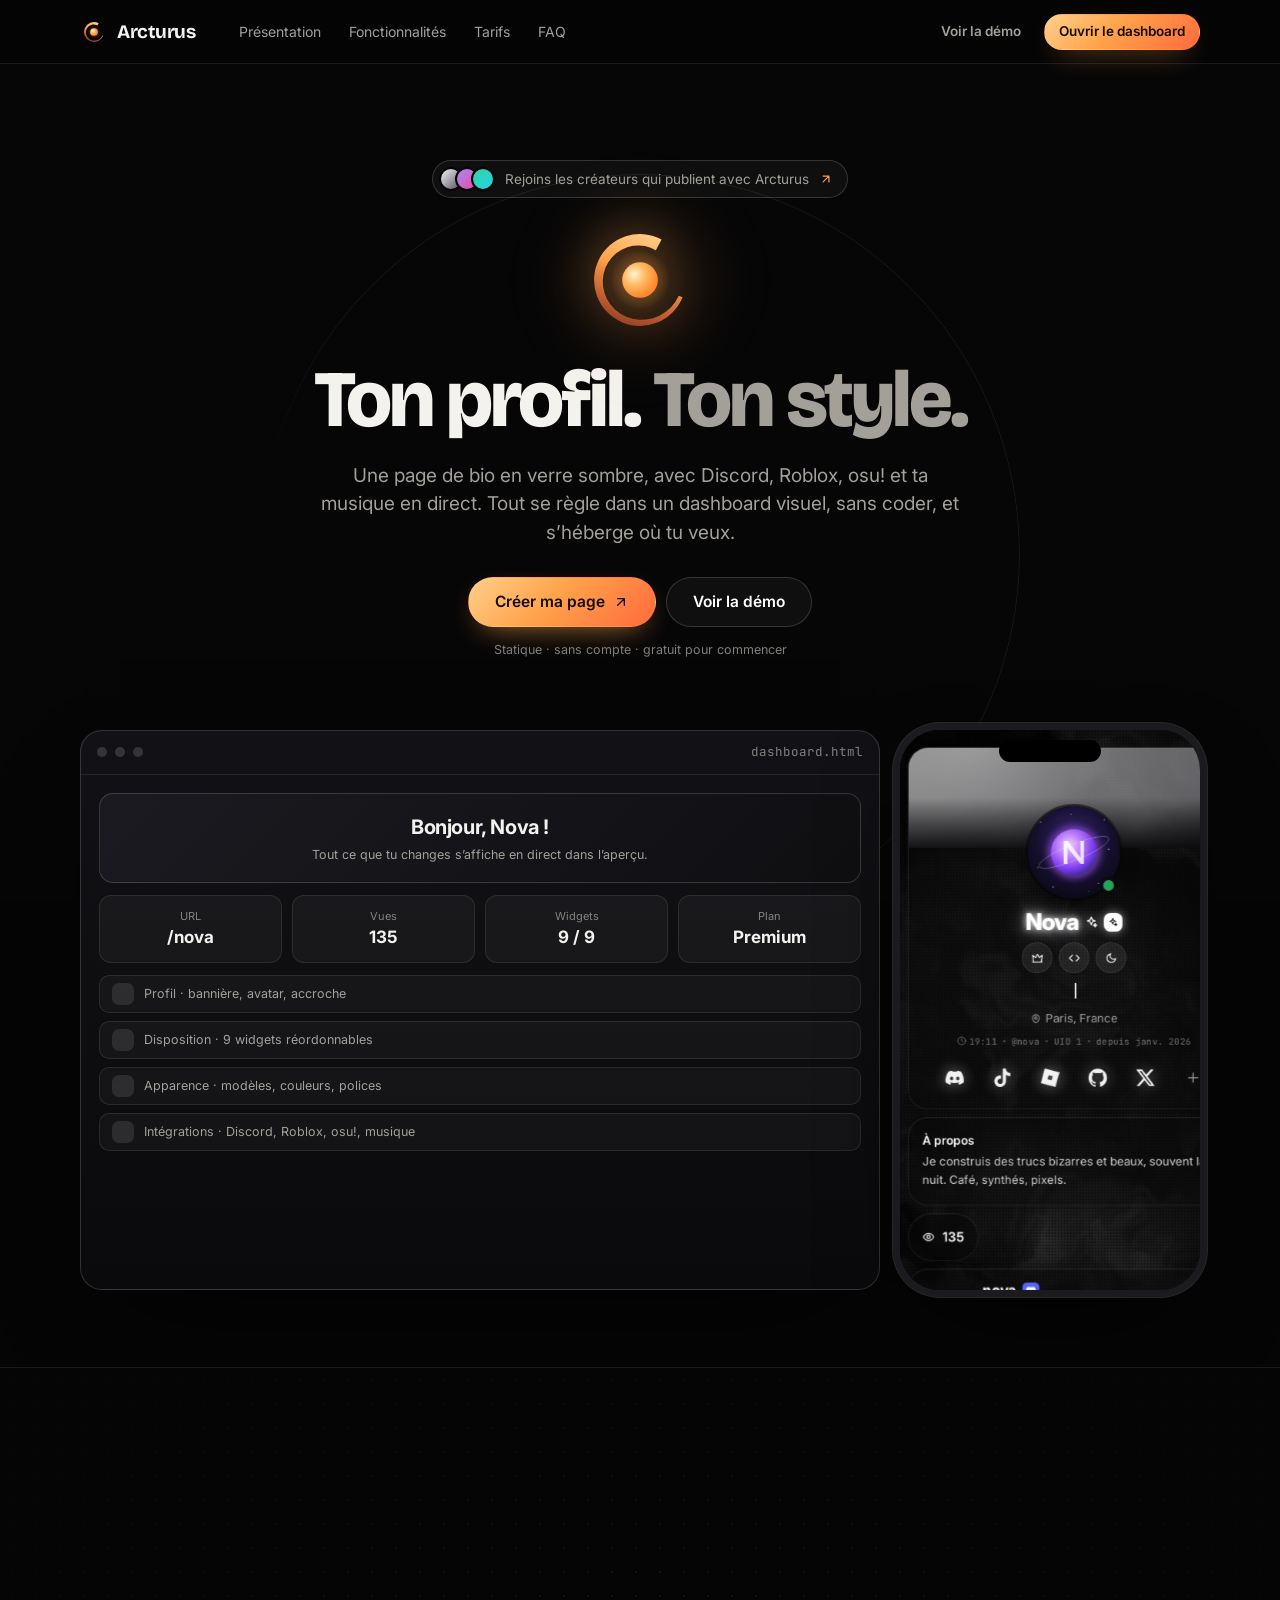
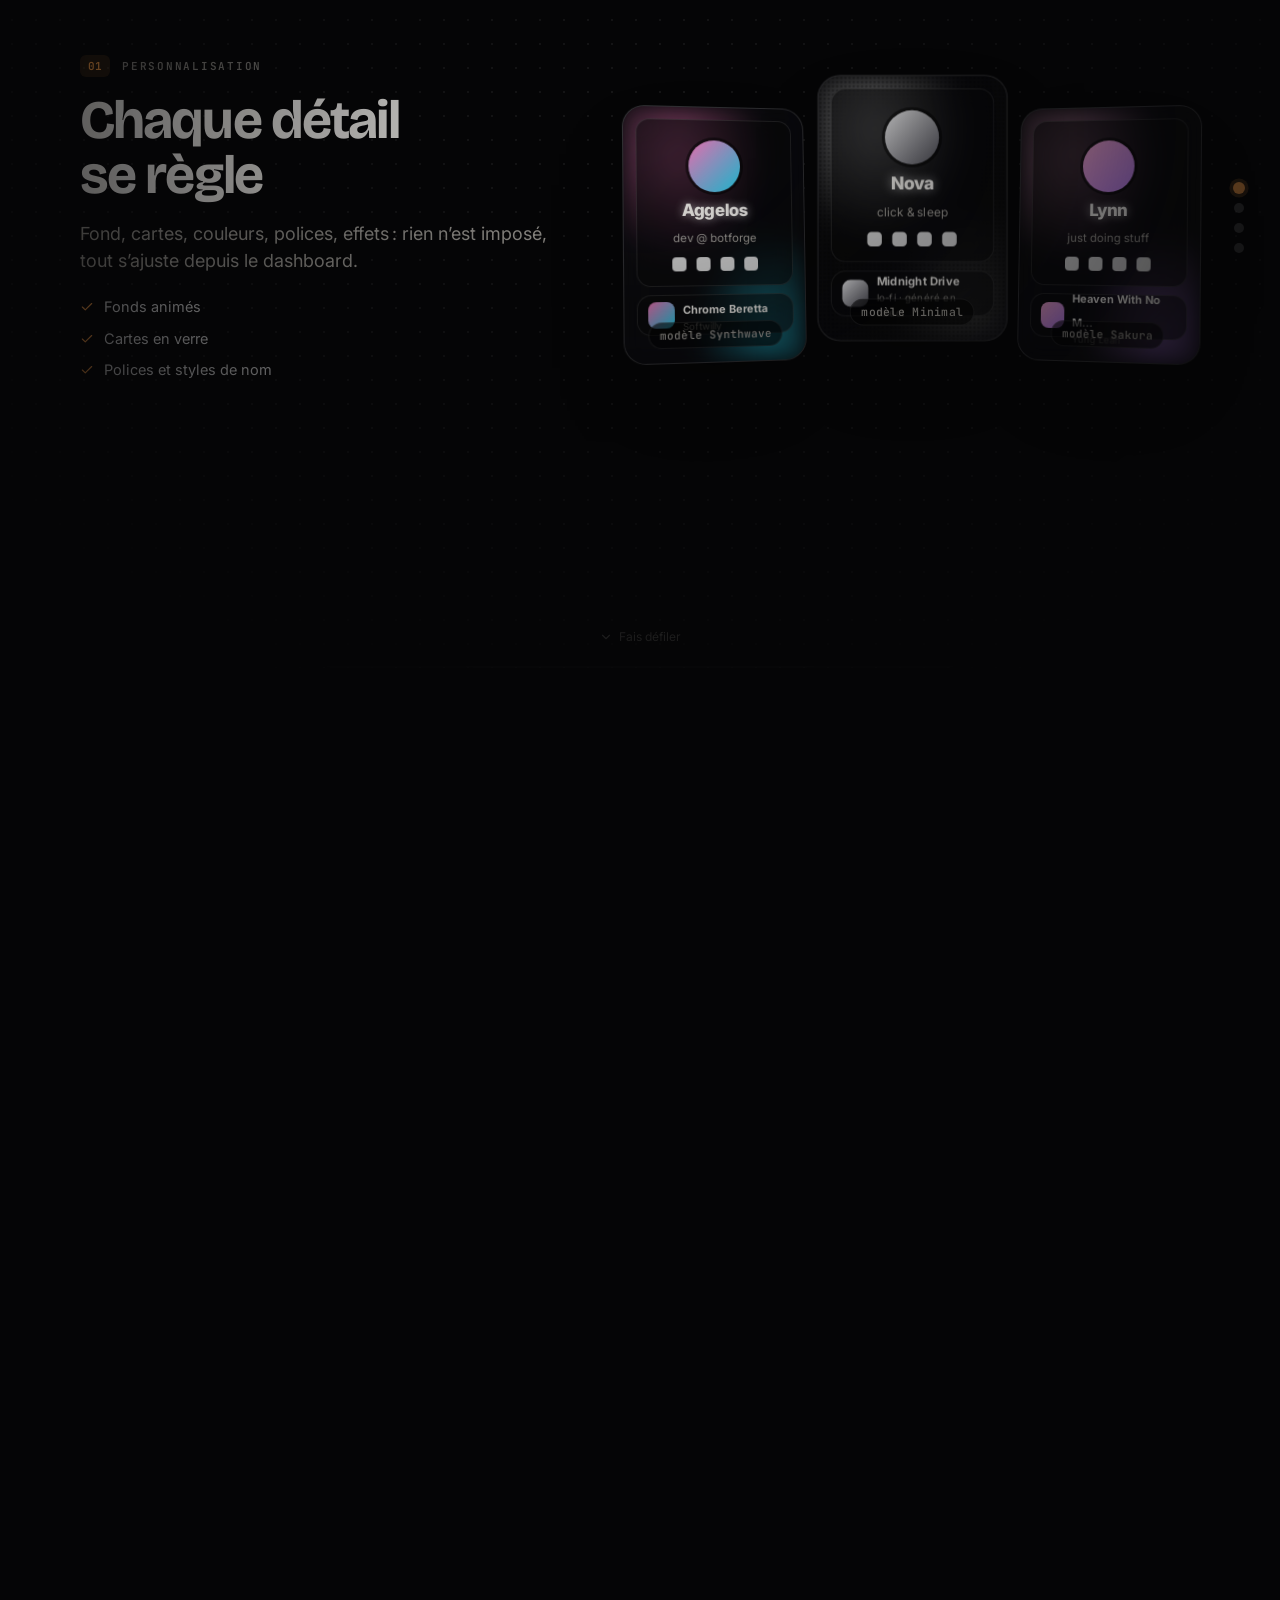
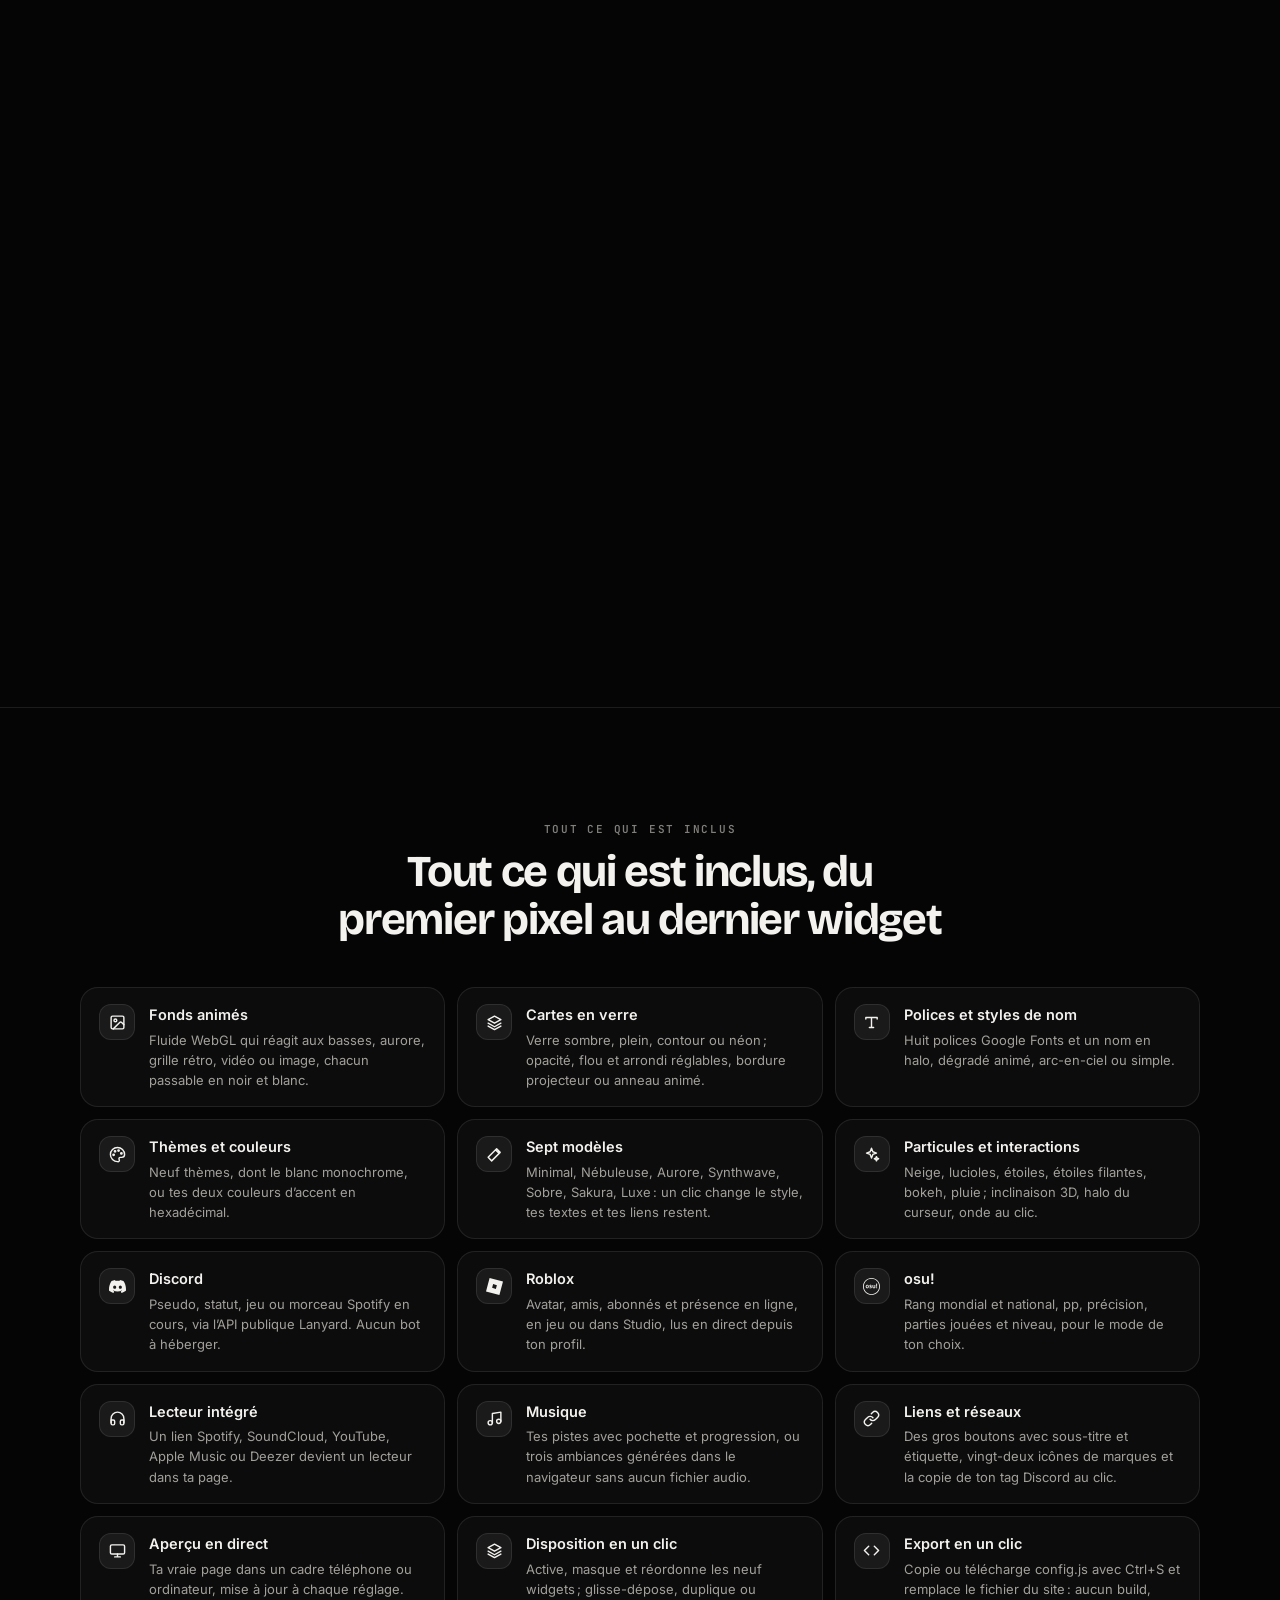
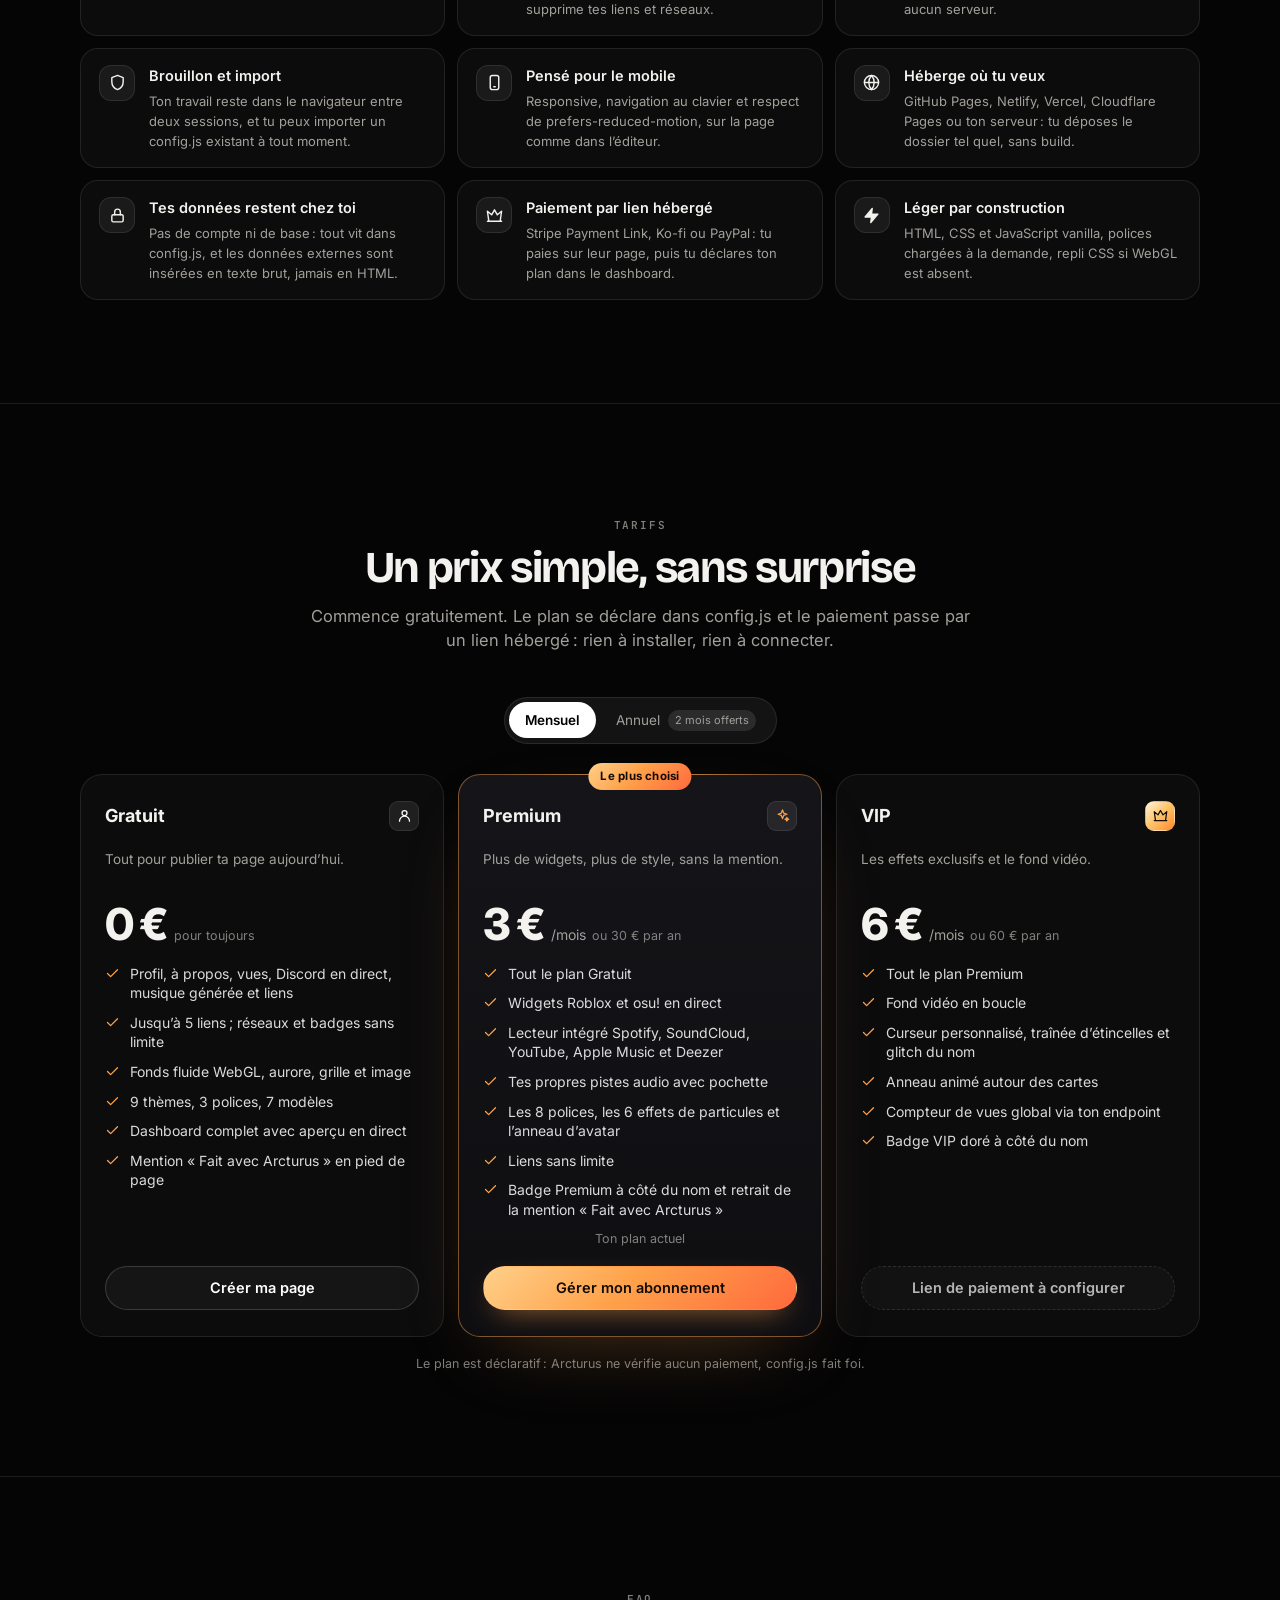
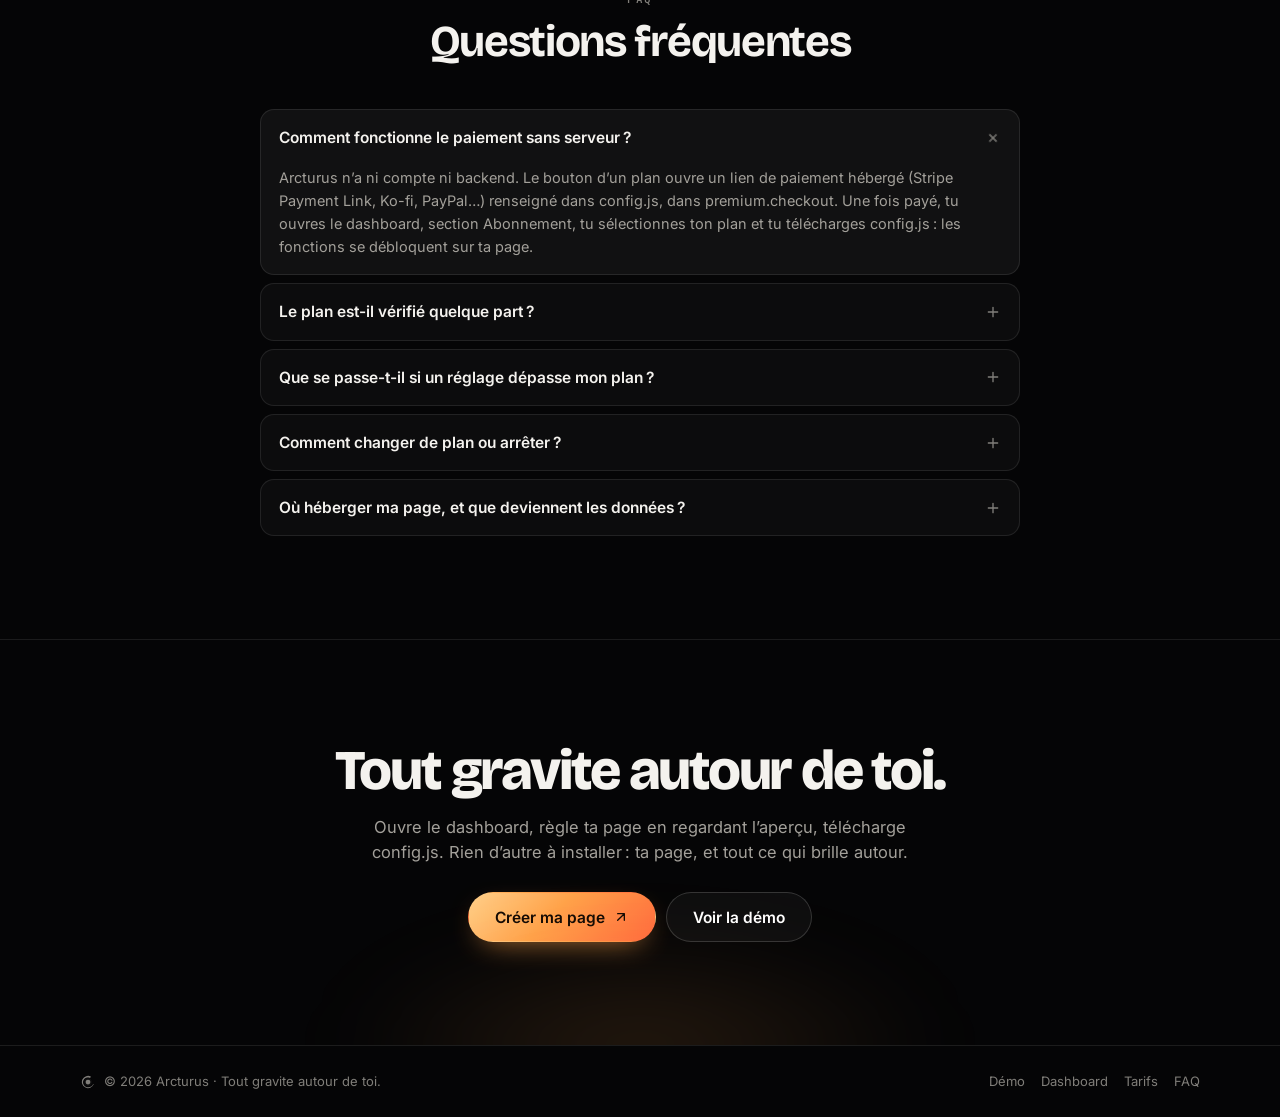
<file: index.html>
<!doctype html>
<html lang="fr">
<head>
  <meta charset="utf-8">
  <meta name="viewport" content="width=device-width, initial-scale=1">
  <title>Arcturus — Ton profil. Ton style.</title>
  <meta name="description" content="Crée une page de bio link personnalisée : widgets, intégrations Discord, Roblox, osu!, musique, effets et un dashboard visuel. Statique, sans compte, sans backend.">
  <meta name="color-scheme" content="dark">
  <meta name="theme-color" content="#050506">
  <meta property="og:type" content="website">
  <meta property="og:title" content="Arcturus — Ton profil. Ton style.">
  <meta property="og:description" content="Tout gravite autour de toi : une page de bio link en widgets, un dashboard visuel, une offre premium.">
  <link rel="icon" href="assets/favicon.svg" type="image/svg+xml">
  <link rel="preconnect" href="https://fonts.googleapis.com">
  <link rel="preconnect" href="https://fonts.gstatic.com" crossorigin>
  <link rel="stylesheet" href="https://fonts.googleapis.com/css2?family=Inter:wght@400;500;600;700;800&family=Bricolage+Grotesque:opsz,wght@12..96,500..800&family=JetBrains+Mono:wght@400;500;600&display=swap">
  <link rel="stylesheet" href="css/landing.css">
</head>
<body>
  <div class="l-glow" aria-hidden="true"></div>
  <div class="l-grain" aria-hidden="true"></div>
  <header class="l-nav" id="l-nav"></header>
  <main id="l-main"></main>
  <footer class="l-foot" id="l-foot"></footer>
  <noscript><div class="noscript">Cette page a besoin de JavaScript pour s’afficher.</div></noscript>
  <script src="config.js"></script>
  <script src="site.js"></script>
  <script src="js/icons.js"></script>
  <script src="js/util.js"></script>
  <script src="js/landing.js"></script>
</body>
</html>
</file>
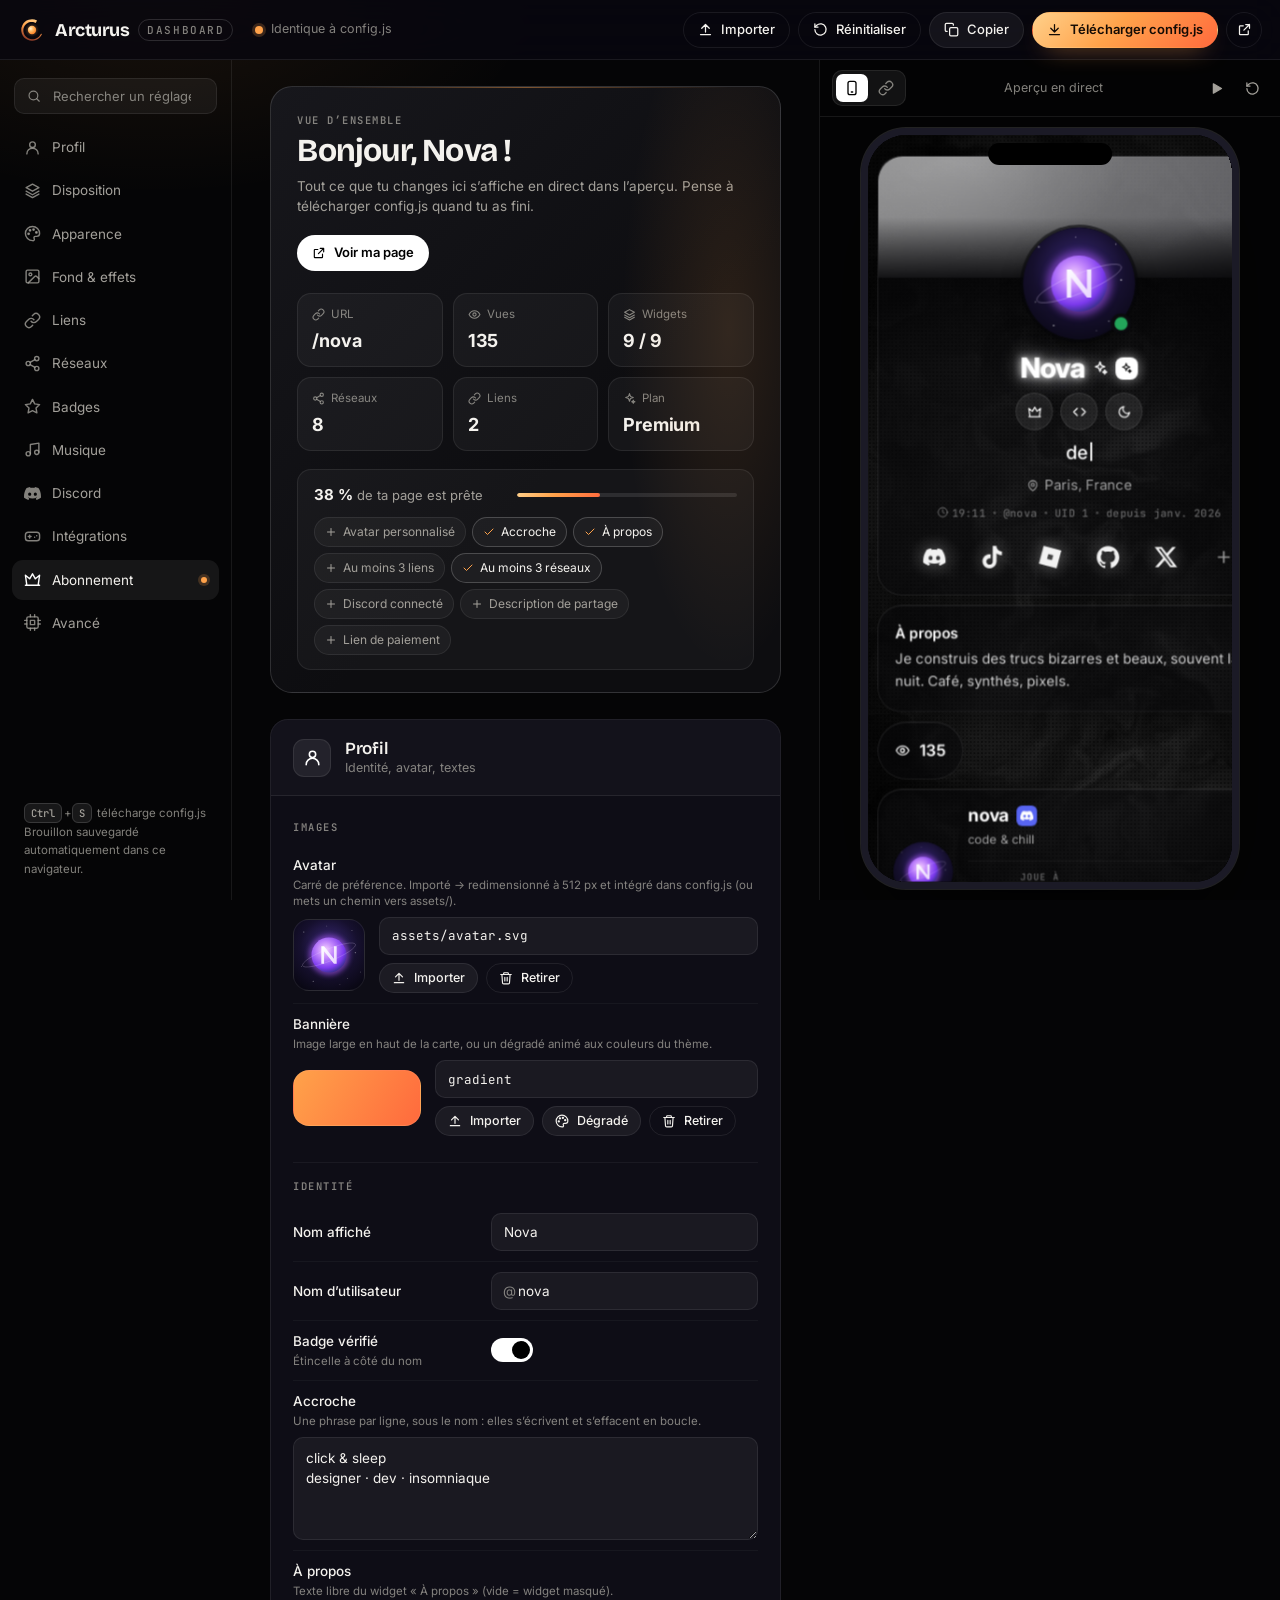
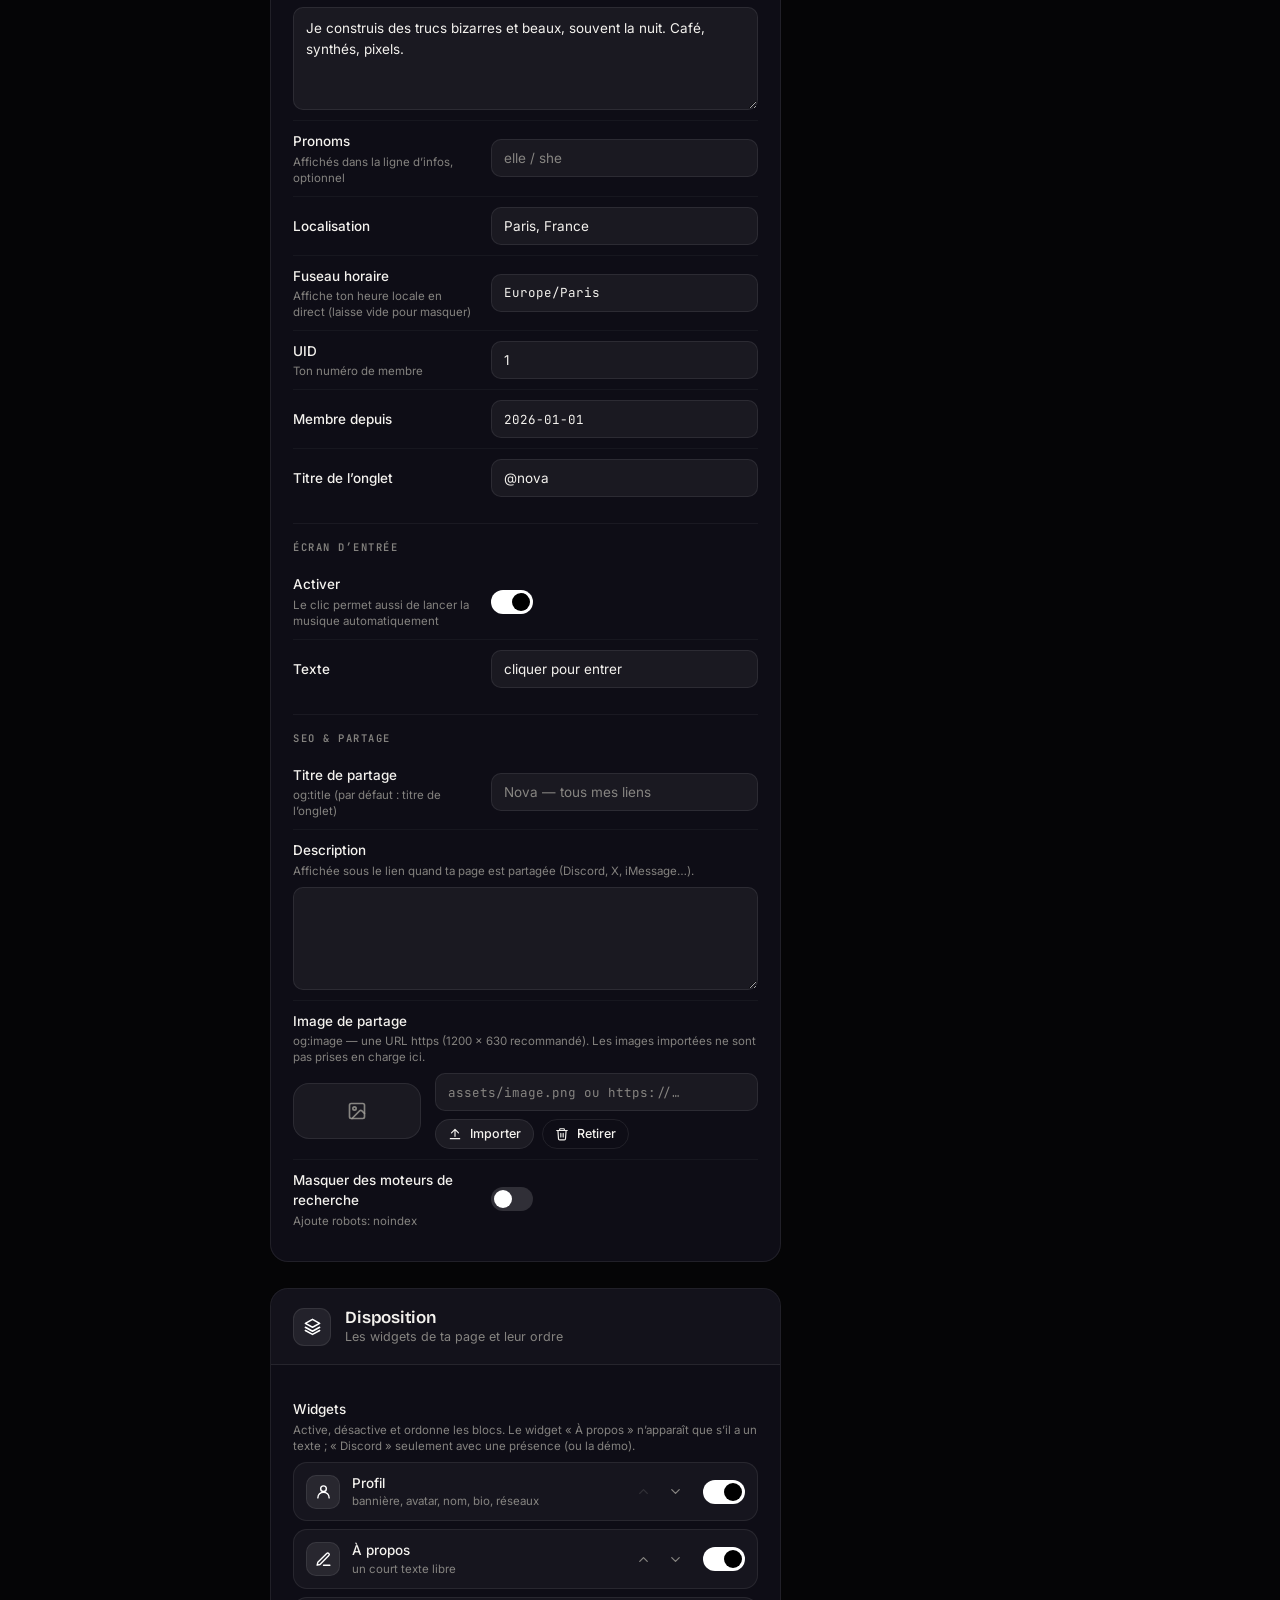
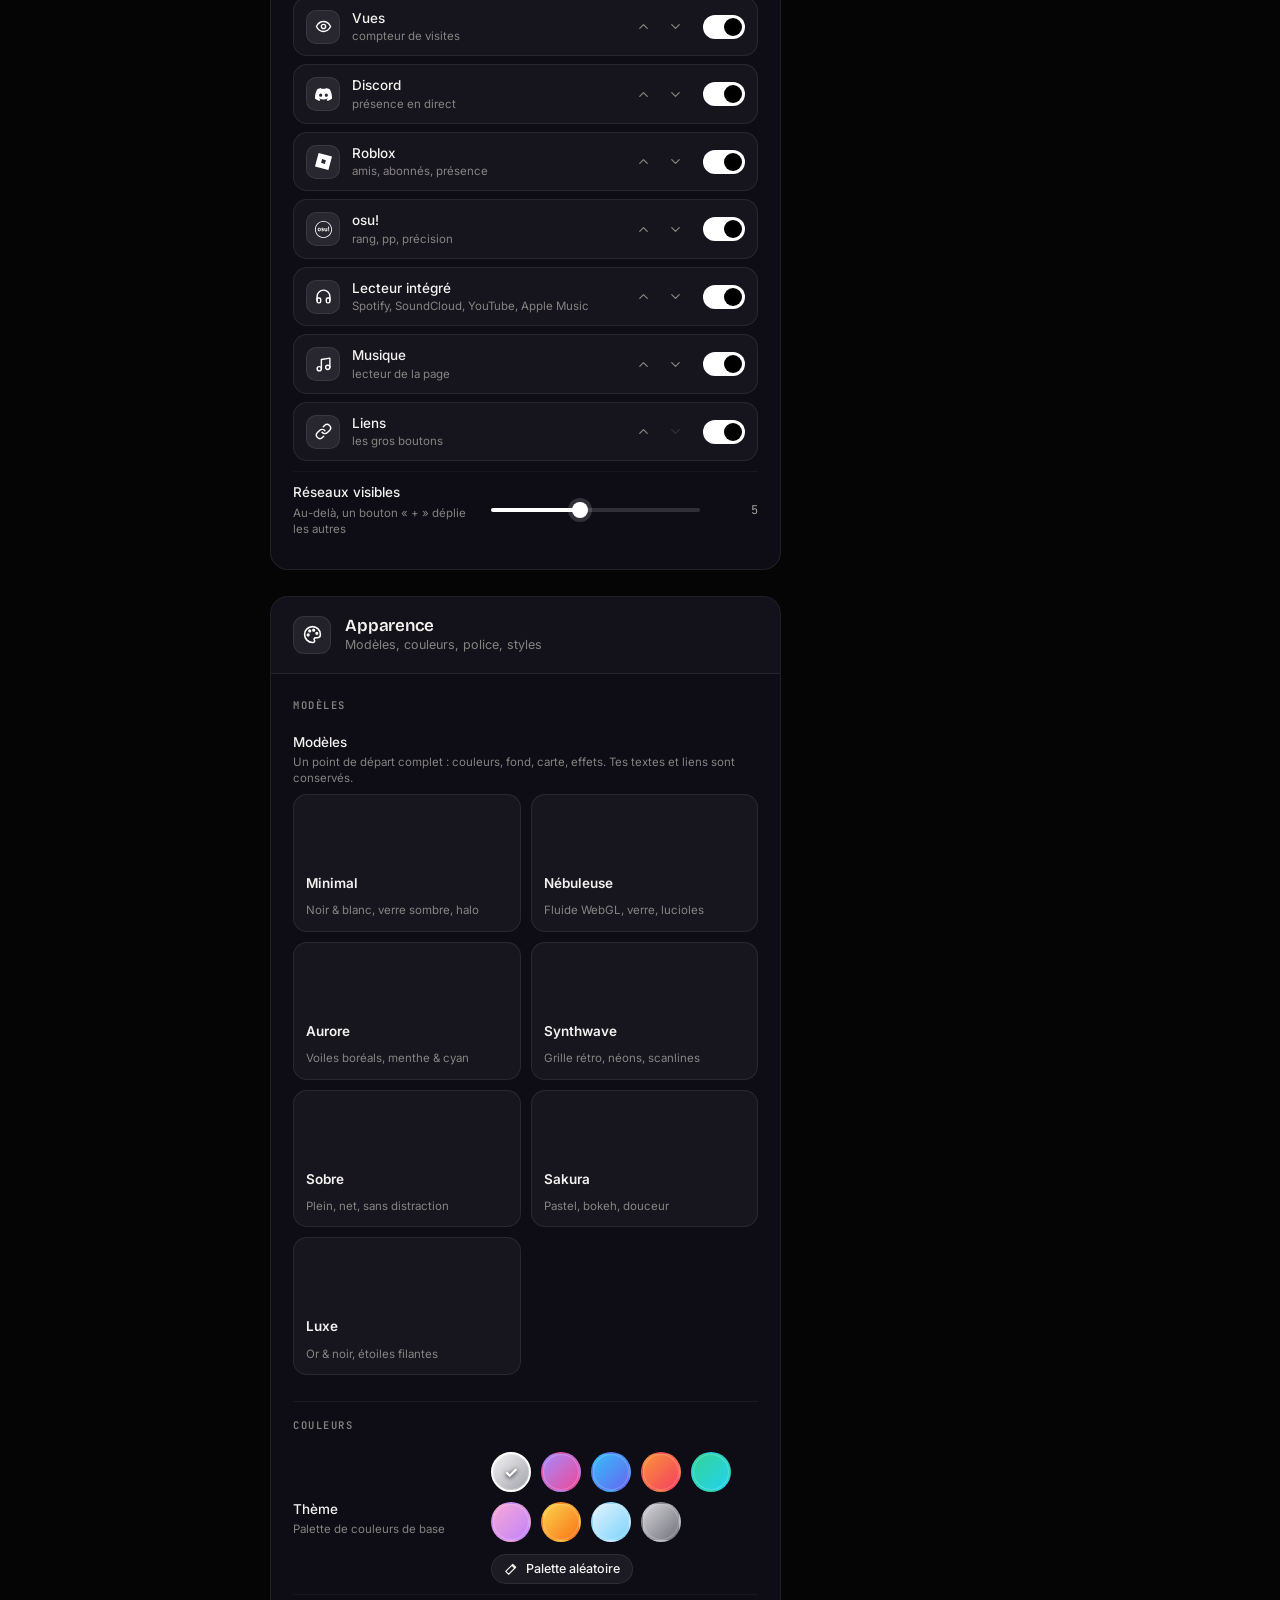
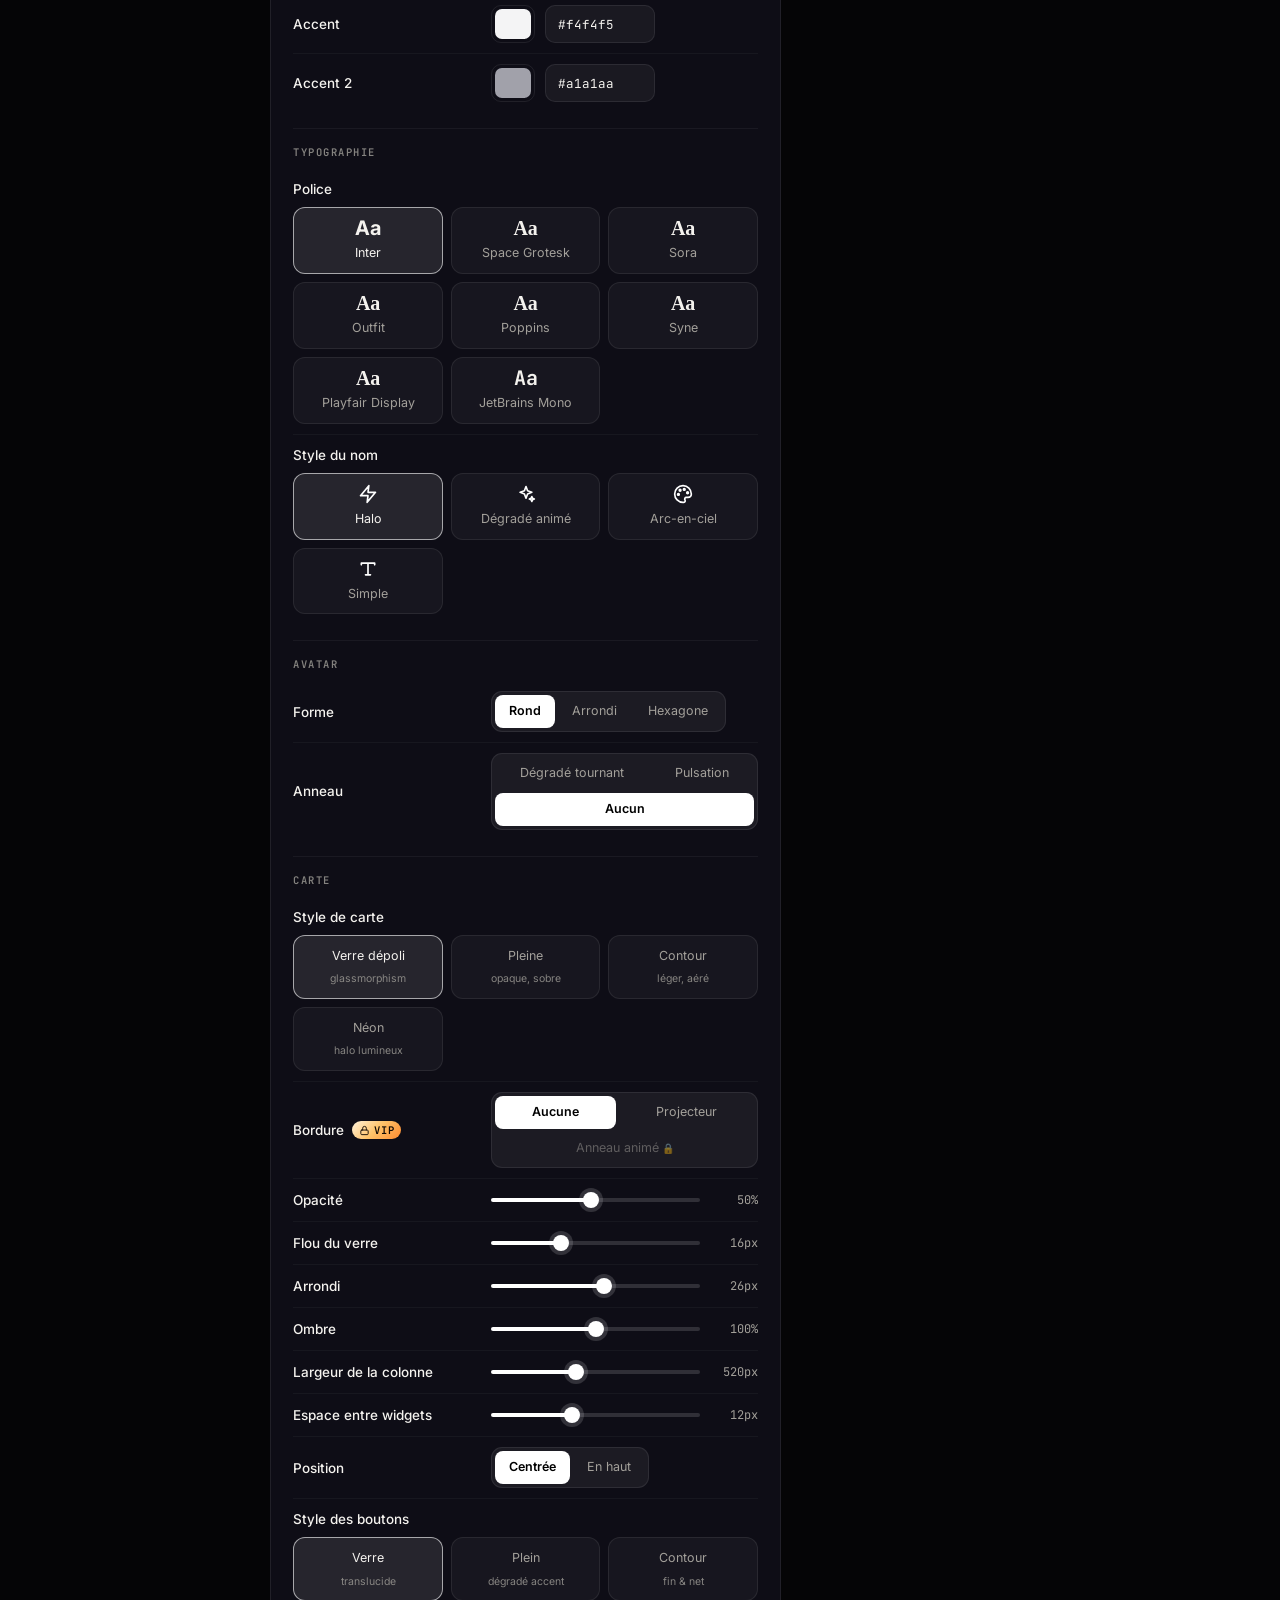
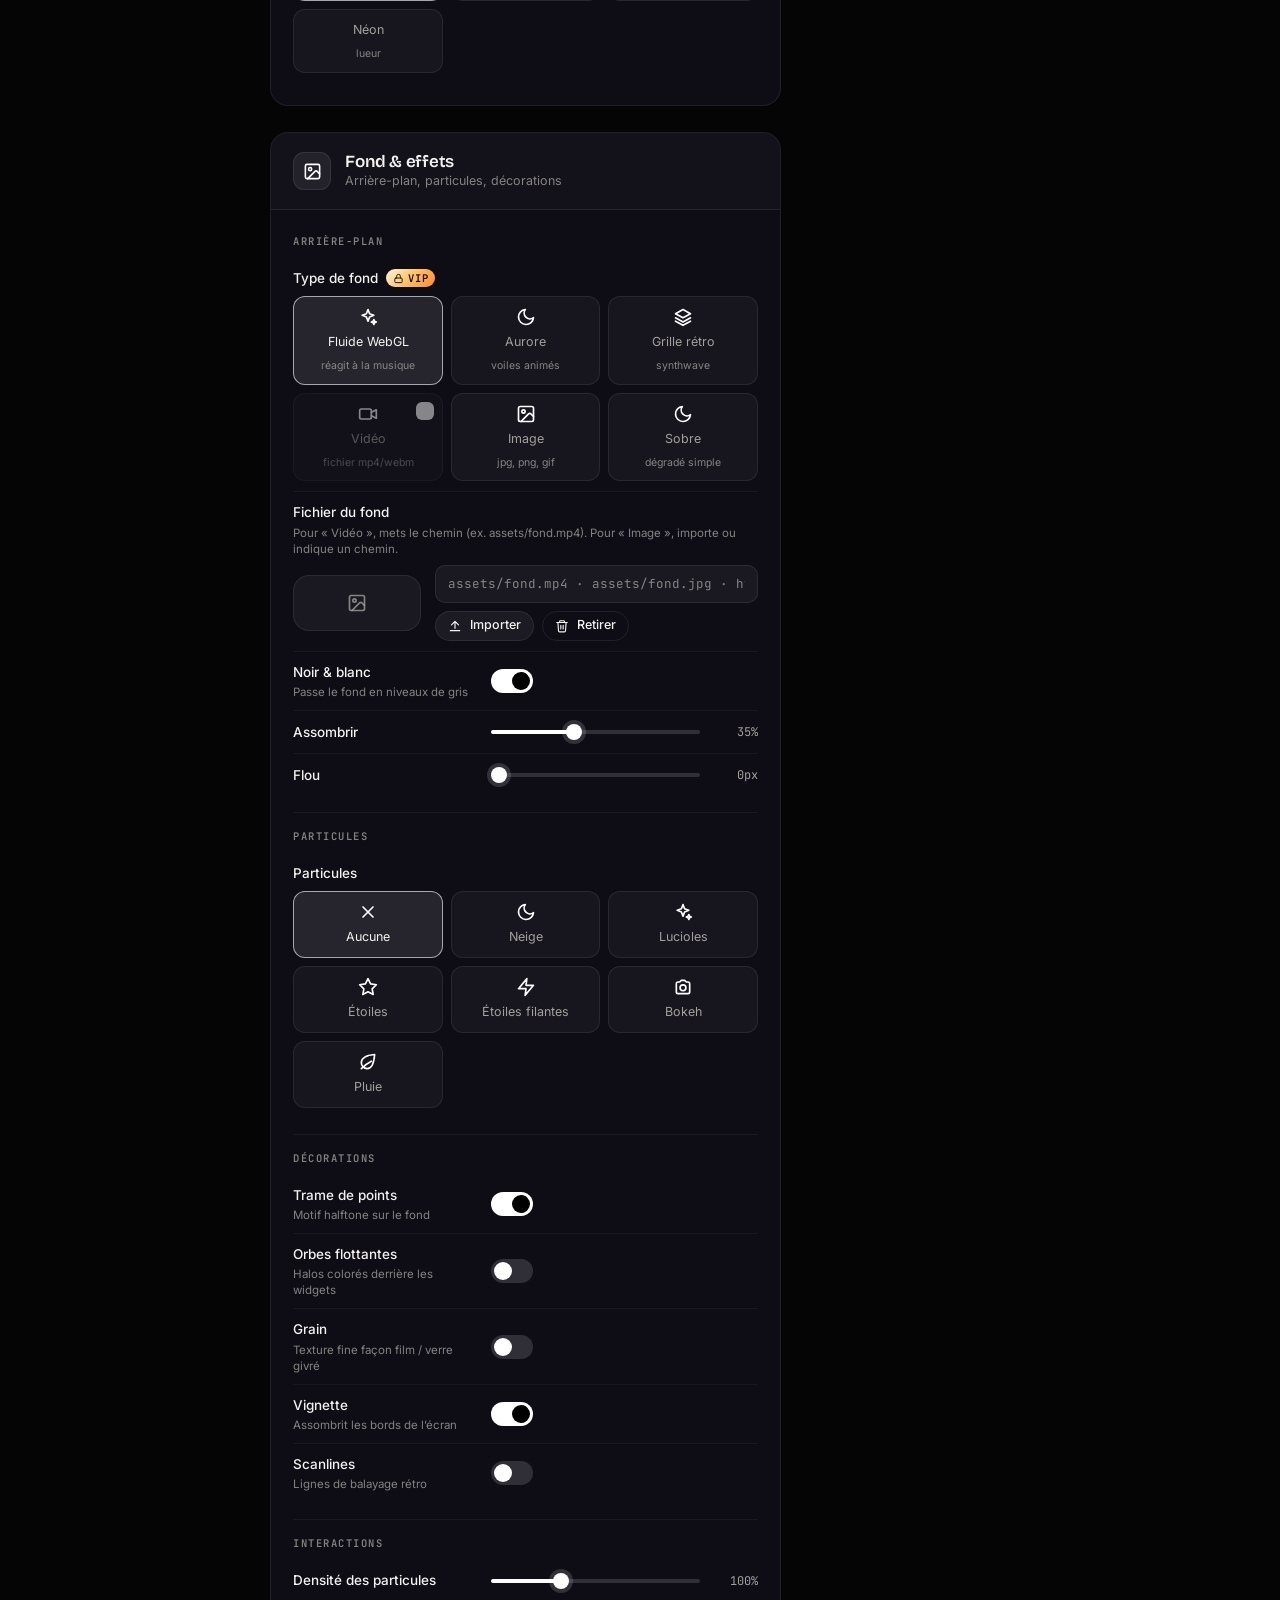
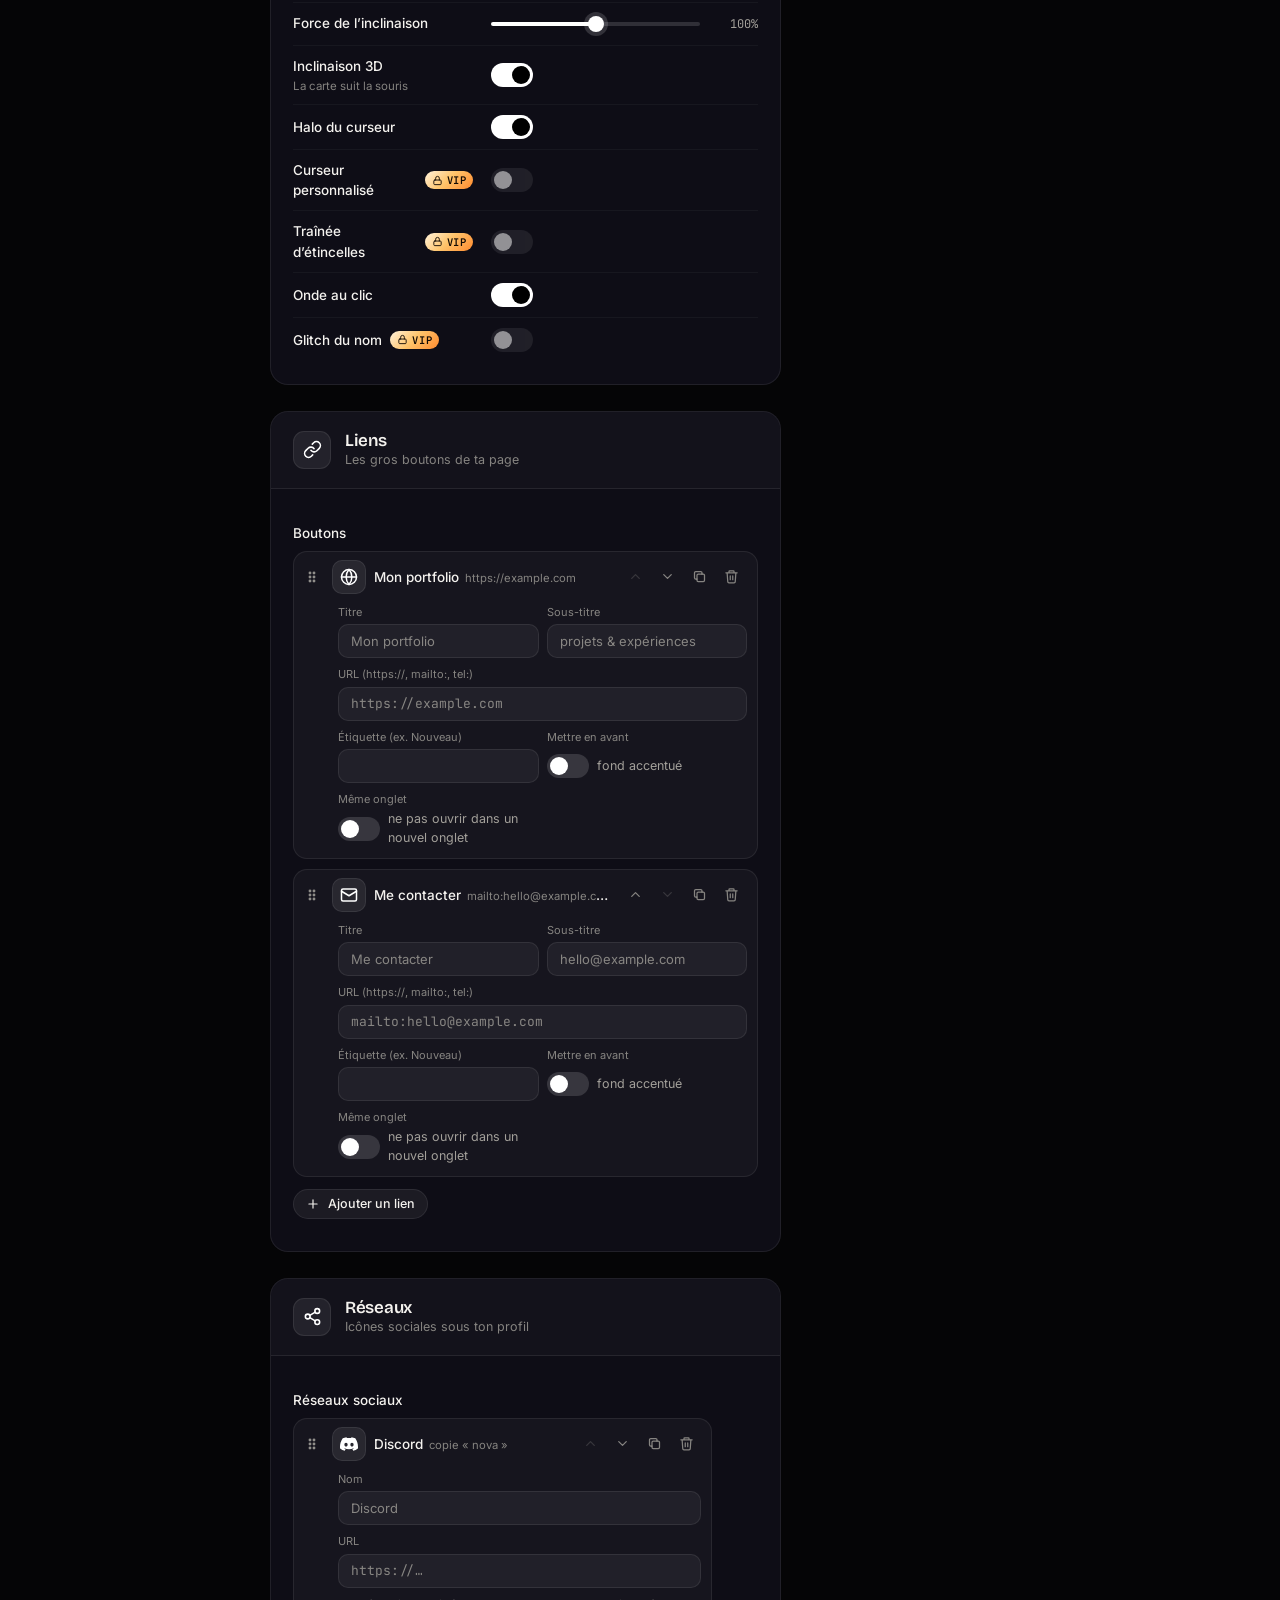
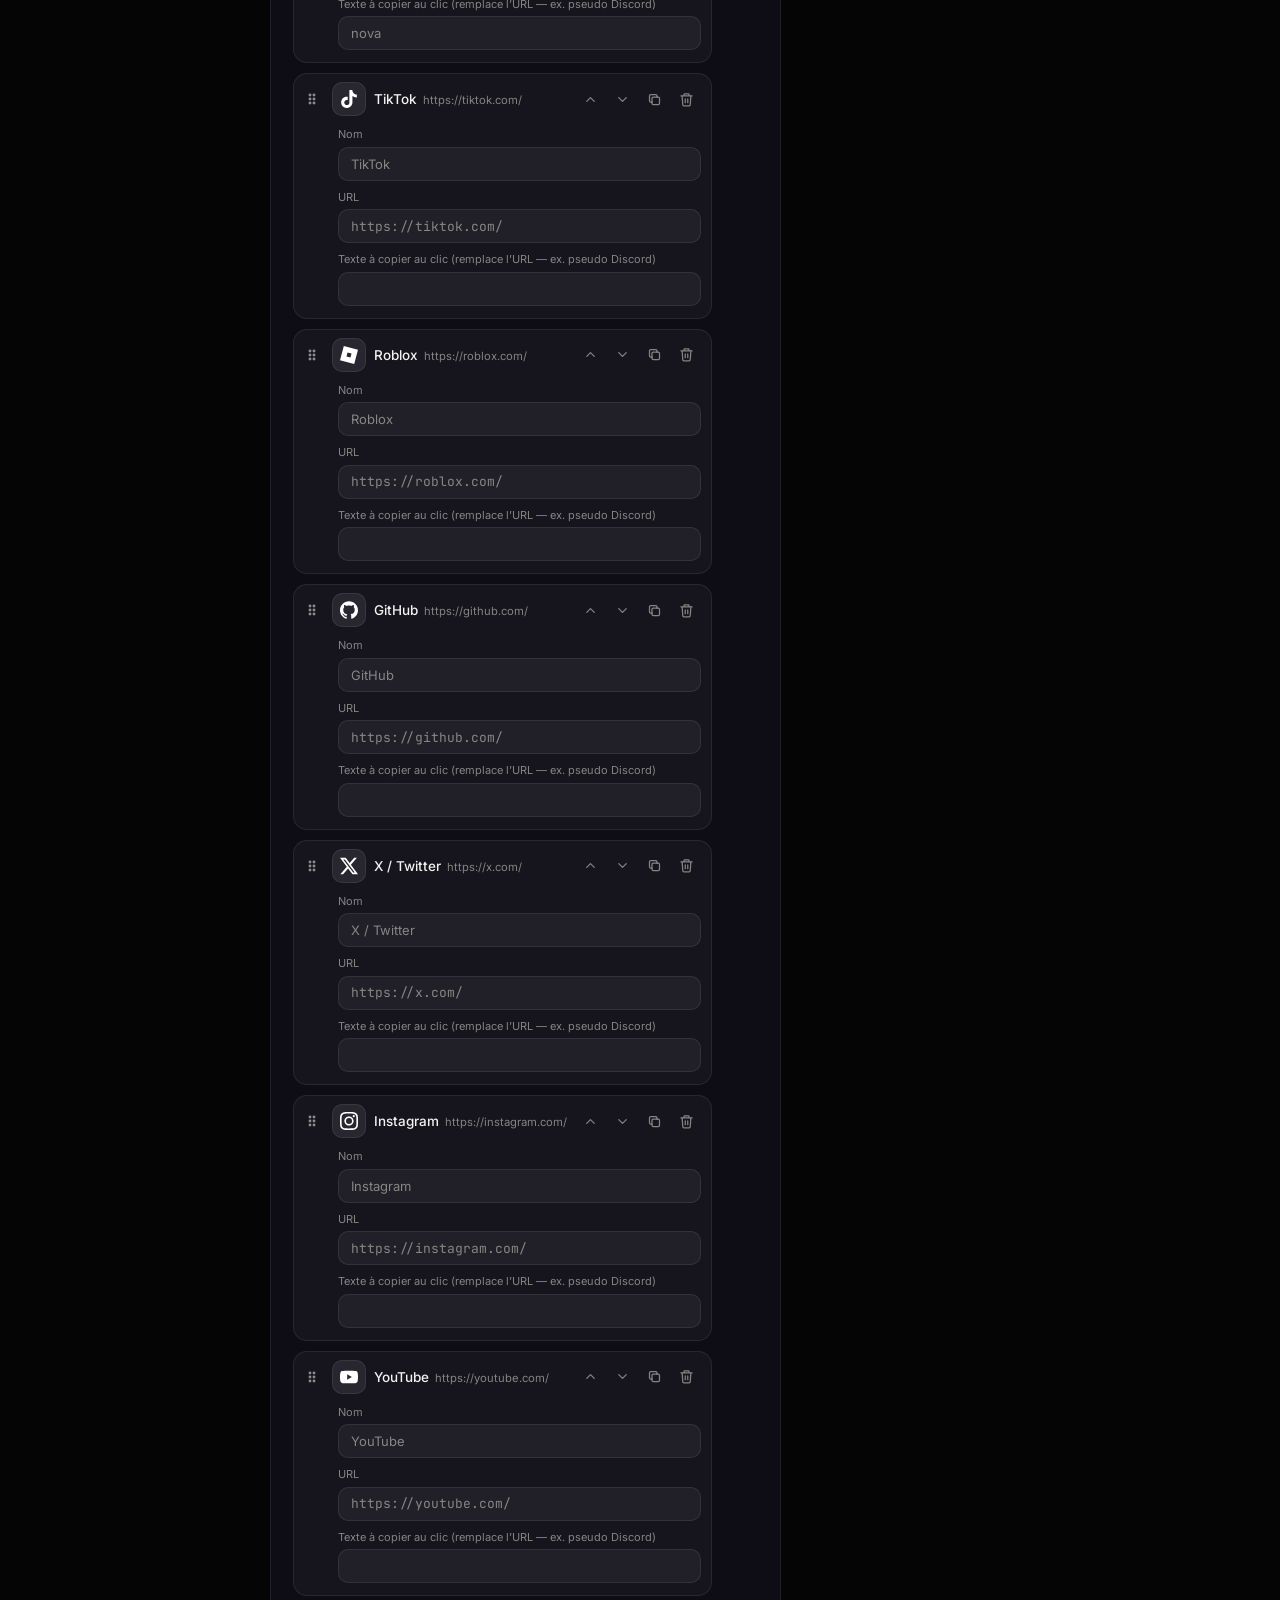
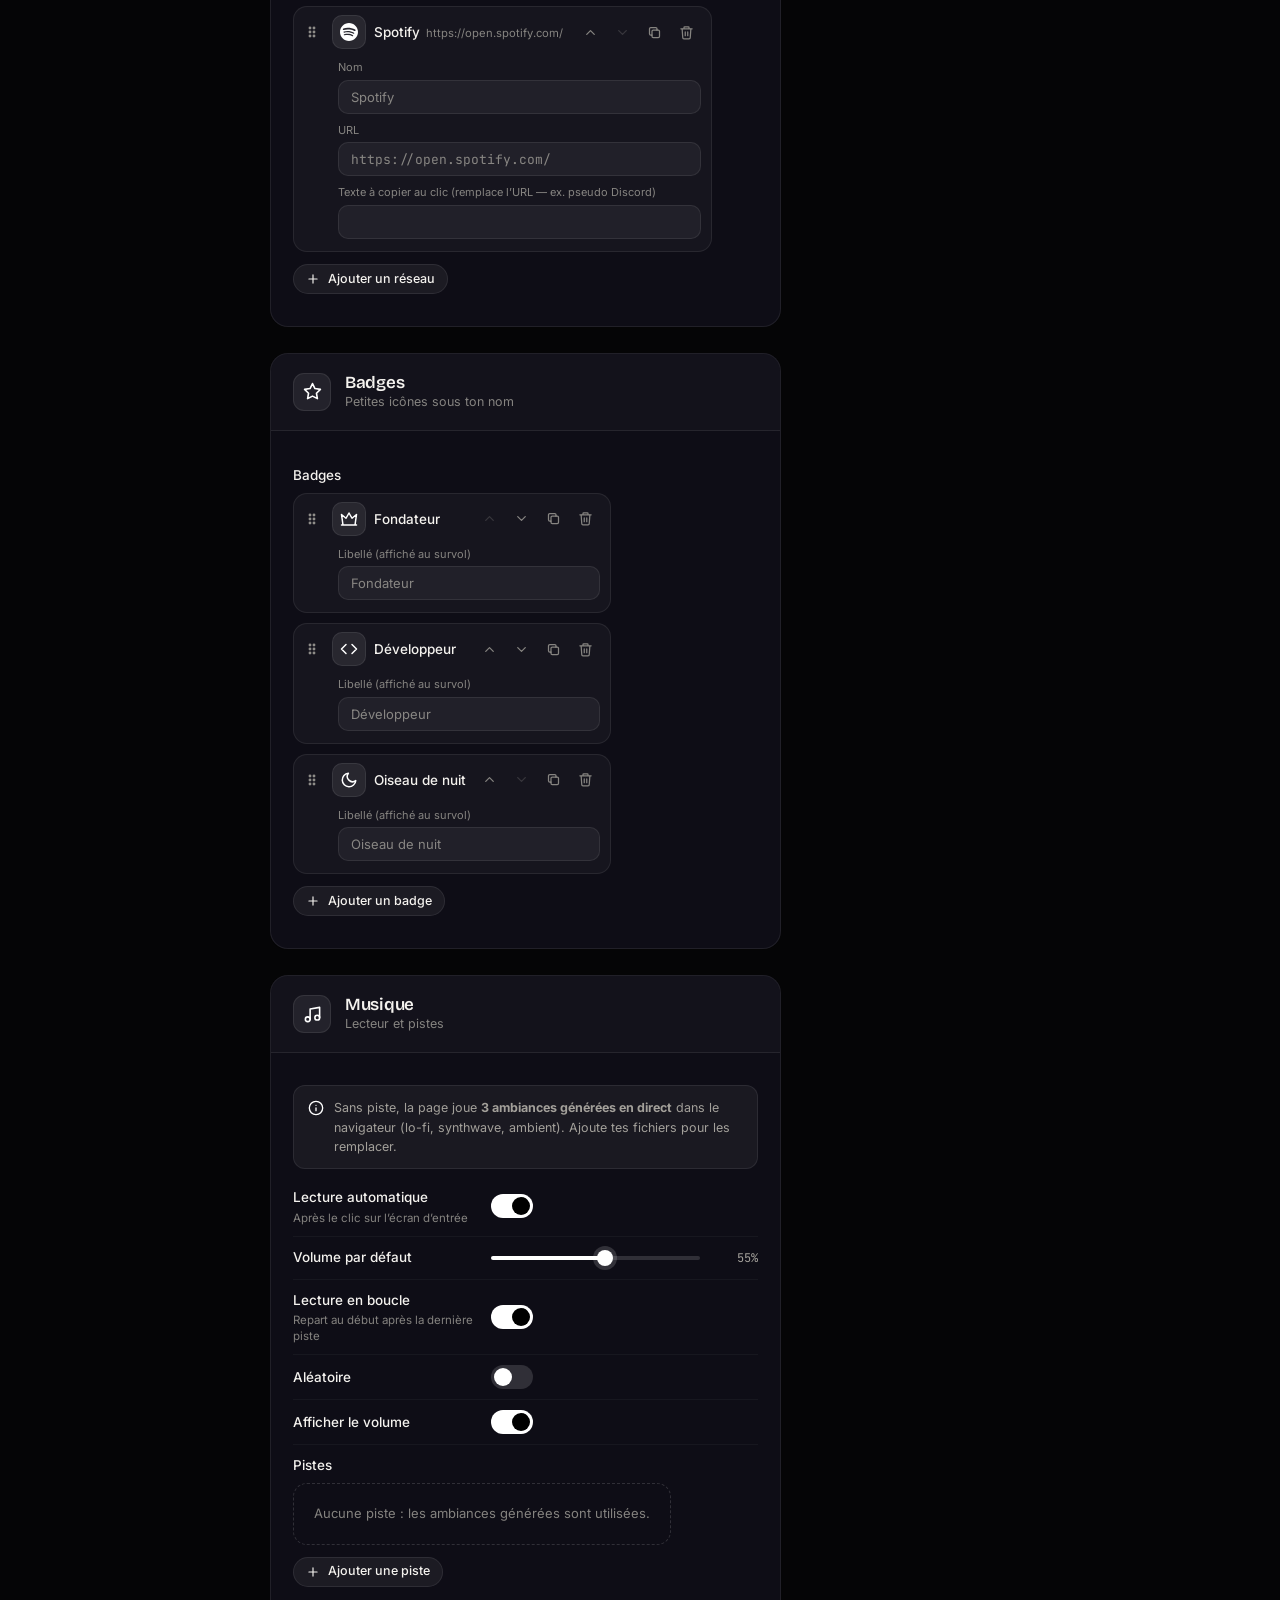
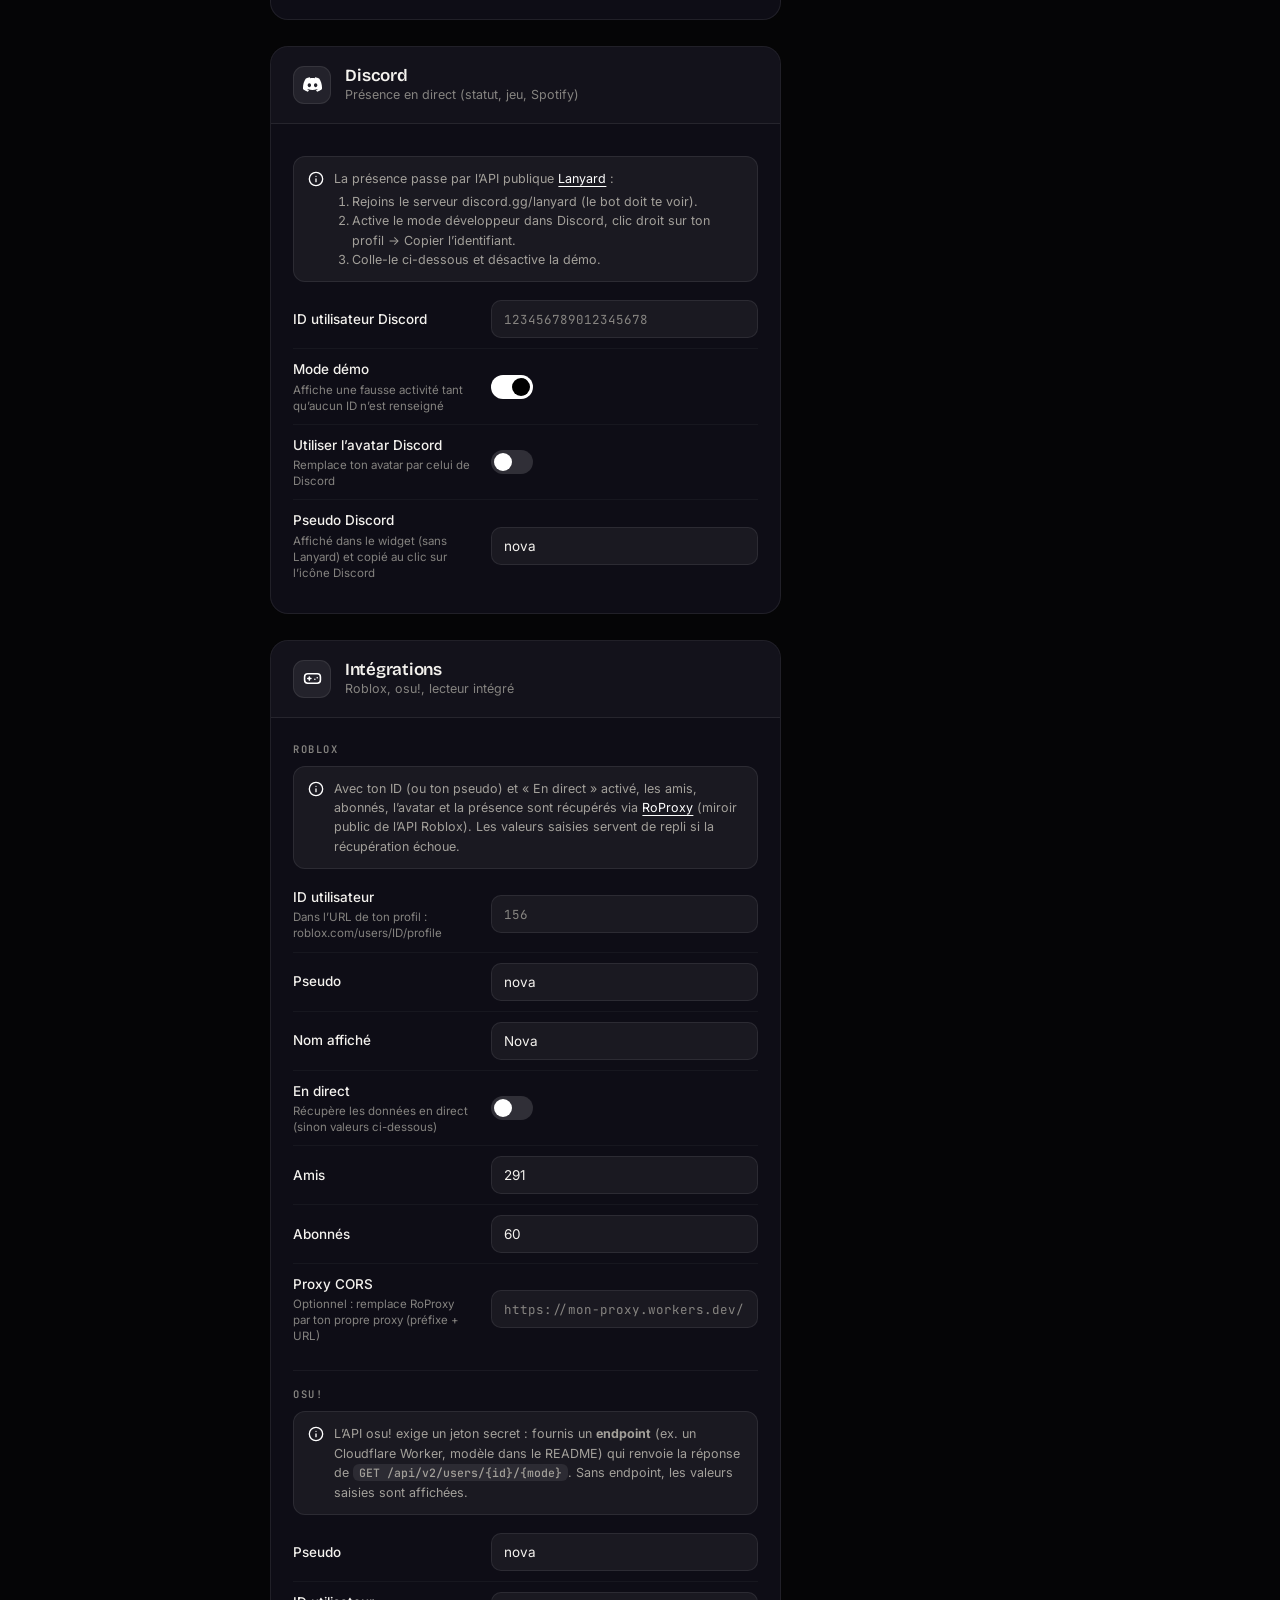
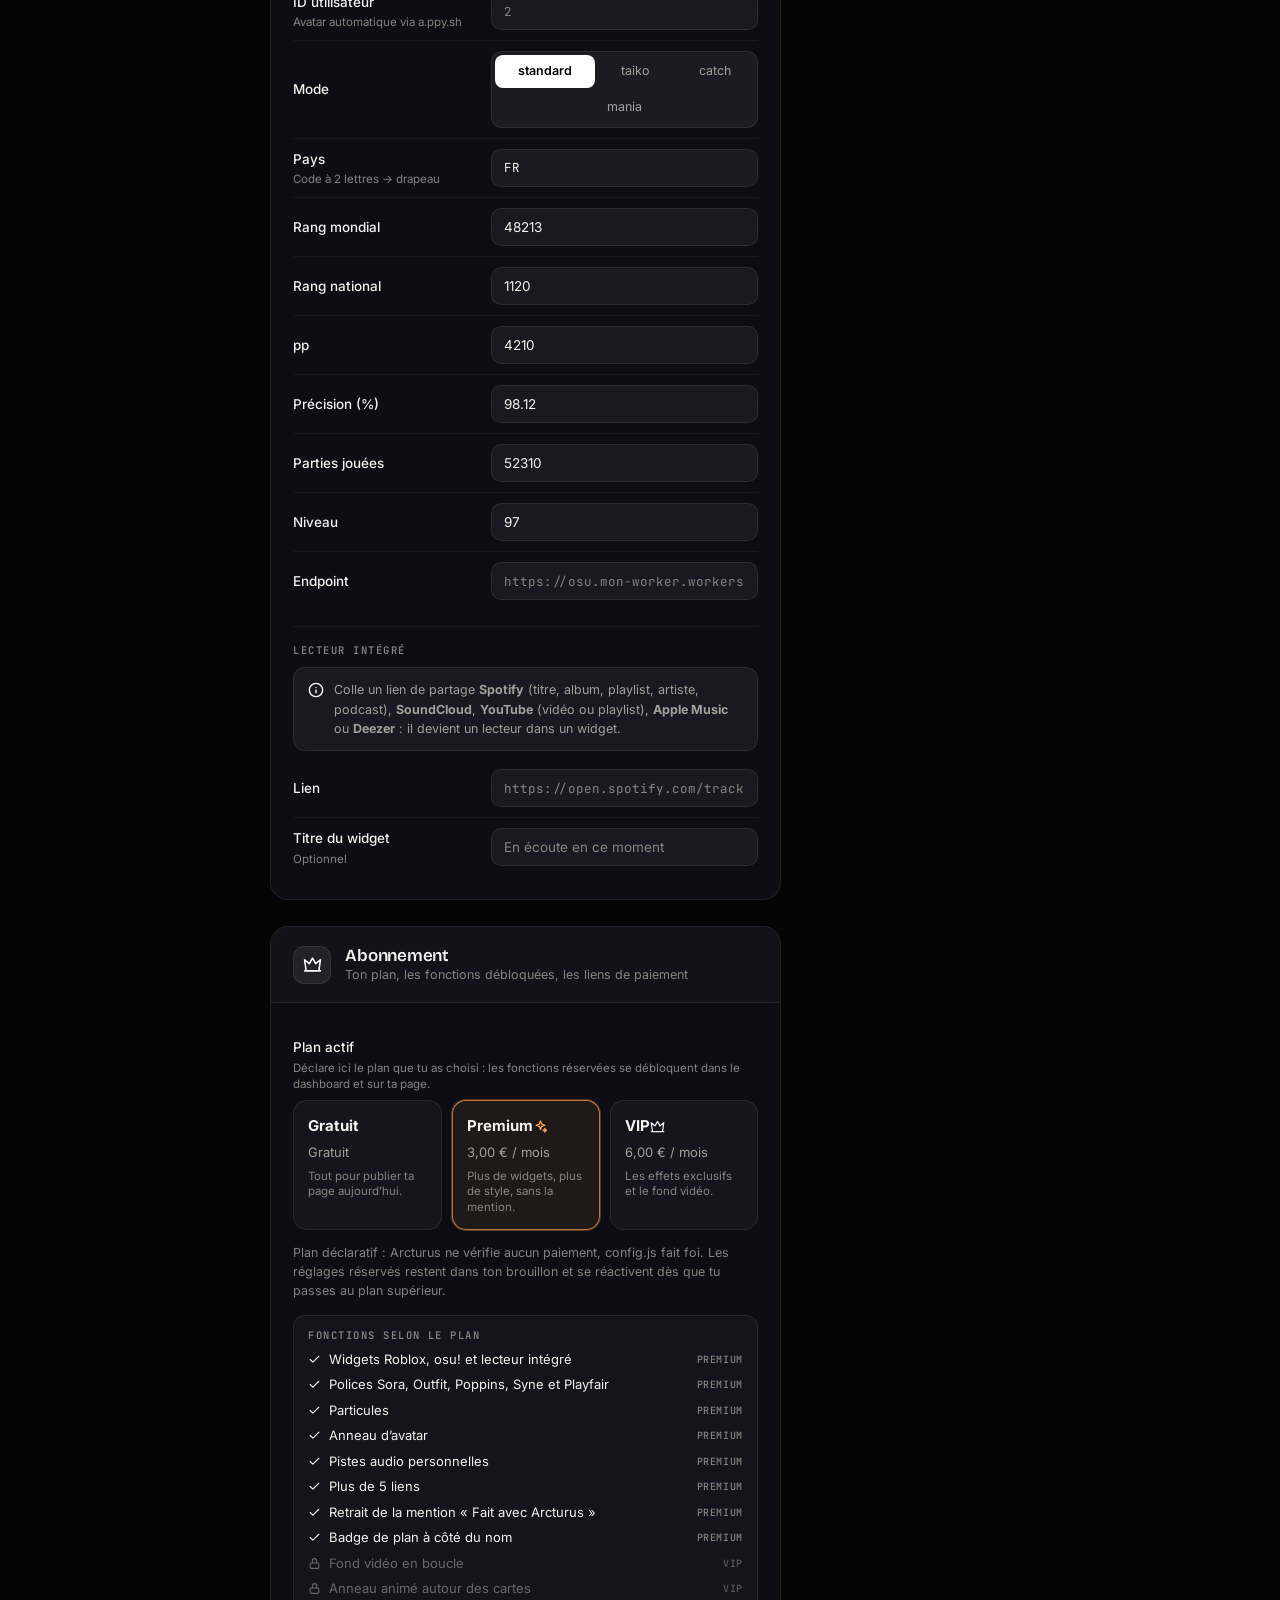
<file: dashboard.html>
<!doctype html>
<html lang="fr">
<head>
  <meta charset="utf-8">
  <meta name="viewport" content="width=device-width, initial-scale=1">
  <title>Dashboard · Arcturus</title>
  <meta name="robots" content="noindex">
  <meta name="color-scheme" content="dark">
  <meta name="theme-color" content="#0b0a12">
  <link rel="icon" href="assets/favicon.svg" type="image/svg+xml">
  <link rel="preconnect" href="https://fonts.googleapis.com">
  <link rel="preconnect" href="https://fonts.gstatic.com" crossorigin>
  <link rel="stylesheet" href="https://fonts.googleapis.com/css2?family=Inter:wght@400;500;600;700;800&family=Bricolage+Grotesque:opsz,wght@12..96,500..800&family=JetBrains+Mono:wght@400;500;600&display=swap">
  <link rel="stylesheet" href="css/dashboard.css">
</head>
<body>
  <header class="d-top">
    <a class="brand" href="profile.html" target="_blank" rel="noopener" title="Voir la page">
      <span class="brand-mark" id="brand-mark"></span>
      <span class="brand-name">Arcturus</span>
      <span class="brand-sub">Dashboard</span>
    </a>
    <div class="d-status" id="d-status"><span class="dot"></span><span class="txt">Chargement…</span></div>
    <div class="d-actions" id="d-actions"></div>
  </header>

  <div class="d-layout">
    <nav class="d-nav" id="d-nav" aria-label="Sections"></nav>
    <main class="d-main" id="d-main"></main>
    <aside class="d-preview" id="d-preview">
      <div class="pv-bar">
        <div class="pv-devices" role="radiogroup" aria-label="Appareil">
          <button type="button" data-device="phone" role="radio" aria-checked="true" id="pv-phone"></button>
          <button type="button" data-device="desktop" role="radio" aria-checked="false" id="pv-desktop"></button>
        </div>
        <span class="pv-title">Aperçu en direct</span>
        <div class="pv-tools">
          <button type="button" class="pv-btn" id="pv-play" title="Lecture / pause de la musique dans l'aperçu"></button>
          <button type="button" class="pv-btn" id="pv-reload" title="Recharger l'aperçu"></button>
          <button type="button" class="pv-btn pv-close" id="pv-close" title="Fermer l'aperçu"></button>
        </div>
      </div>
      <div class="pv-box" id="pv-box">
        <div class="pv-frame" id="pv-frame">
          <iframe id="pv-iframe" src="profile.html?preview=1" title="Aperçu de ta page"></iframe>
        </div>
      </div>
    </aside>
  </div>

  <button type="button" class="pv-fab" id="pv-fab">Aperçu</button>

  <div class="modal" id="modal-import" hidden>
    <div class="modal-backdrop"></div>
    <div class="modal-box" role="dialog" aria-modal="true" aria-labelledby="imp-title">
      <h2 id="imp-title">Importer une configuration</h2>
      <p>Colle ici le contenu de ton <code>config.js</code> (ou choisis le fichier). Les valeurs inconnues sont ignorées.</p>
      <textarea id="imp-text" spellcheck="false" placeholder="window.BIO_CONFIG = { … };"></textarea>
      <div class="modal-foot">
        <label class="btn ghost file-btn"><input type="file" id="imp-file" accept=".js,.json,text/javascript,application/json"><span>Choisir un fichier…</span></label>
        <span class="spacer"></span>
        <button type="button" class="btn ghost" id="imp-cancel">Annuler</button>
        <button type="button" class="btn primary" id="imp-ok">Importer</button>
      </div>
    </div>
  </div>

  <div id="toasts" aria-live="polite"></div>

  <script src="config.js"></script>
  <script src="site.js"></script>
  <script src="js/icons.js"></script>
  <script src="js/util.js"></script>
  <script src="js/dashboard.js"></script>
</body>
</html>
</file>
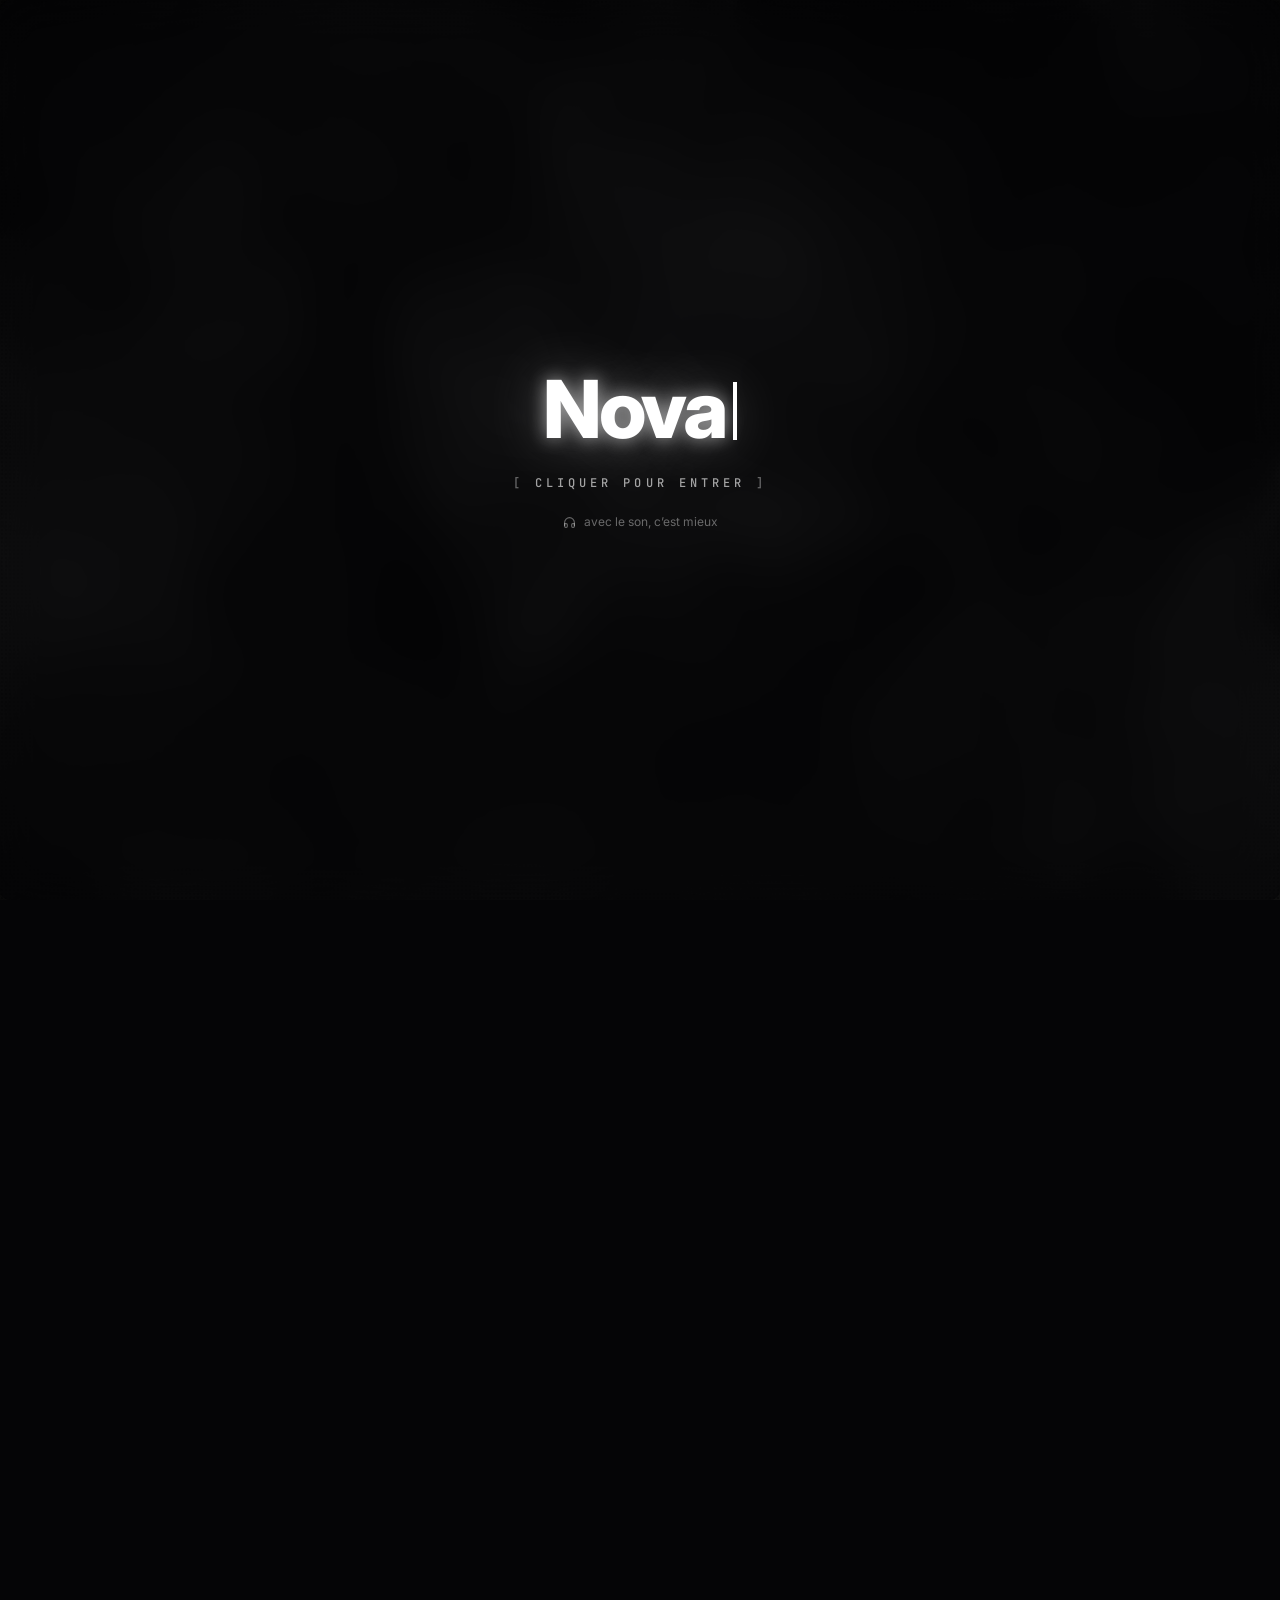
<file: profile.html>
<!doctype html>
<html lang="fr">
<head>
  <meta charset="utf-8">
  <meta name="viewport" content="width=device-width, initial-scale=1, viewport-fit=cover">
  <title>@nova</title>
  <meta name="description" content="Nova — tous mes liens au même endroit.">
  <meta name="theme-color" content="#09090b">
  <meta name="color-scheme" content="dark">
  <meta property="og:type" content="profile">
  <meta property="og:title" content="@nova">
  <meta property="og:description" content="Tous mes liens au même endroit.">
  <meta name="twitter:card" content="summary">
  <link rel="icon" href="assets/favicon.svg" type="image/svg+xml">
  <link rel="preconnect" href="https://fonts.googleapis.com">
  <link rel="preconnect" href="https://fonts.gstatic.com" crossorigin>
  <link rel="stylesheet" href="https://fonts.googleapis.com/css2?family=Inter:wght@400;500;600;700;800&family=JetBrains+Mono:wght@400;500&family=Space+Grotesk:wght@500;600;700&display=swap">
  <link rel="stylesheet" href="css/style.css">
</head>
<body>
  <!-- fond : shader / aurora / grille / vidéo / image -->
  <div id="bg" aria-hidden="true">
    <div id="bg-media">
      <video id="bg-video" muted loop playsinline preload="auto"></video>
      <div id="bg-image"></div>
      <canvas id="bg-gl"></canvas>
      <div id="bg-aurora"><i></i><i></i><i></i><i></i></div>
      <div id="bg-grid"><i class="horizon"></i><i class="floor"></i></div>
    </div>
    <div id="bg-dim"></div>
  </div>
  <div id="decor" aria-hidden="true">
    <div class="orbs"><i></i><i></i><i></i></div>
    <div class="spotlight"></div>
    <div class="dots"></div>
    <div class="noise"></div>
    <div class="scanlines"></div>
    <div class="vignette"></div>
  </div>
  <canvas id="fx" aria-hidden="true"></canvas>
  <div id="ripples" aria-hidden="true"></div>
  <canvas id="matrix" aria-hidden="true"></canvas>

  <div id="cursor" aria-hidden="true"><i class="c-ring"></i><i class="c-dot"></i></div>

  <!-- écran "cliquer pour entrer" -->
  <div id="splash"></div>

  <div id="tools" aria-label="Outils"></div>

  <main id="stage">
    <div id="column" class="column"></div>
  </main>

  <div id="overlays"></div>
  <div id="toasts" aria-live="polite"></div>

  <noscript>
    <div class="noscript">Cette page a besoin de JavaScript pour s’afficher.</div>
  </noscript>

  <script src="config.js"></script>
  <script src="js/icons.js"></script>
  <script src="js/util.js"></script>
  <script src="js/background.js"></script>
  <script src="js/audio.js"></script>
  <script src="js/presence.js"></script>
  <script src="js/integrations.js"></script>
  <script src="js/ui.js"></script>
  <script src="js/overlays.js"></script>
  <script src="js/main.js"></script>
</body>
</html>
</file>
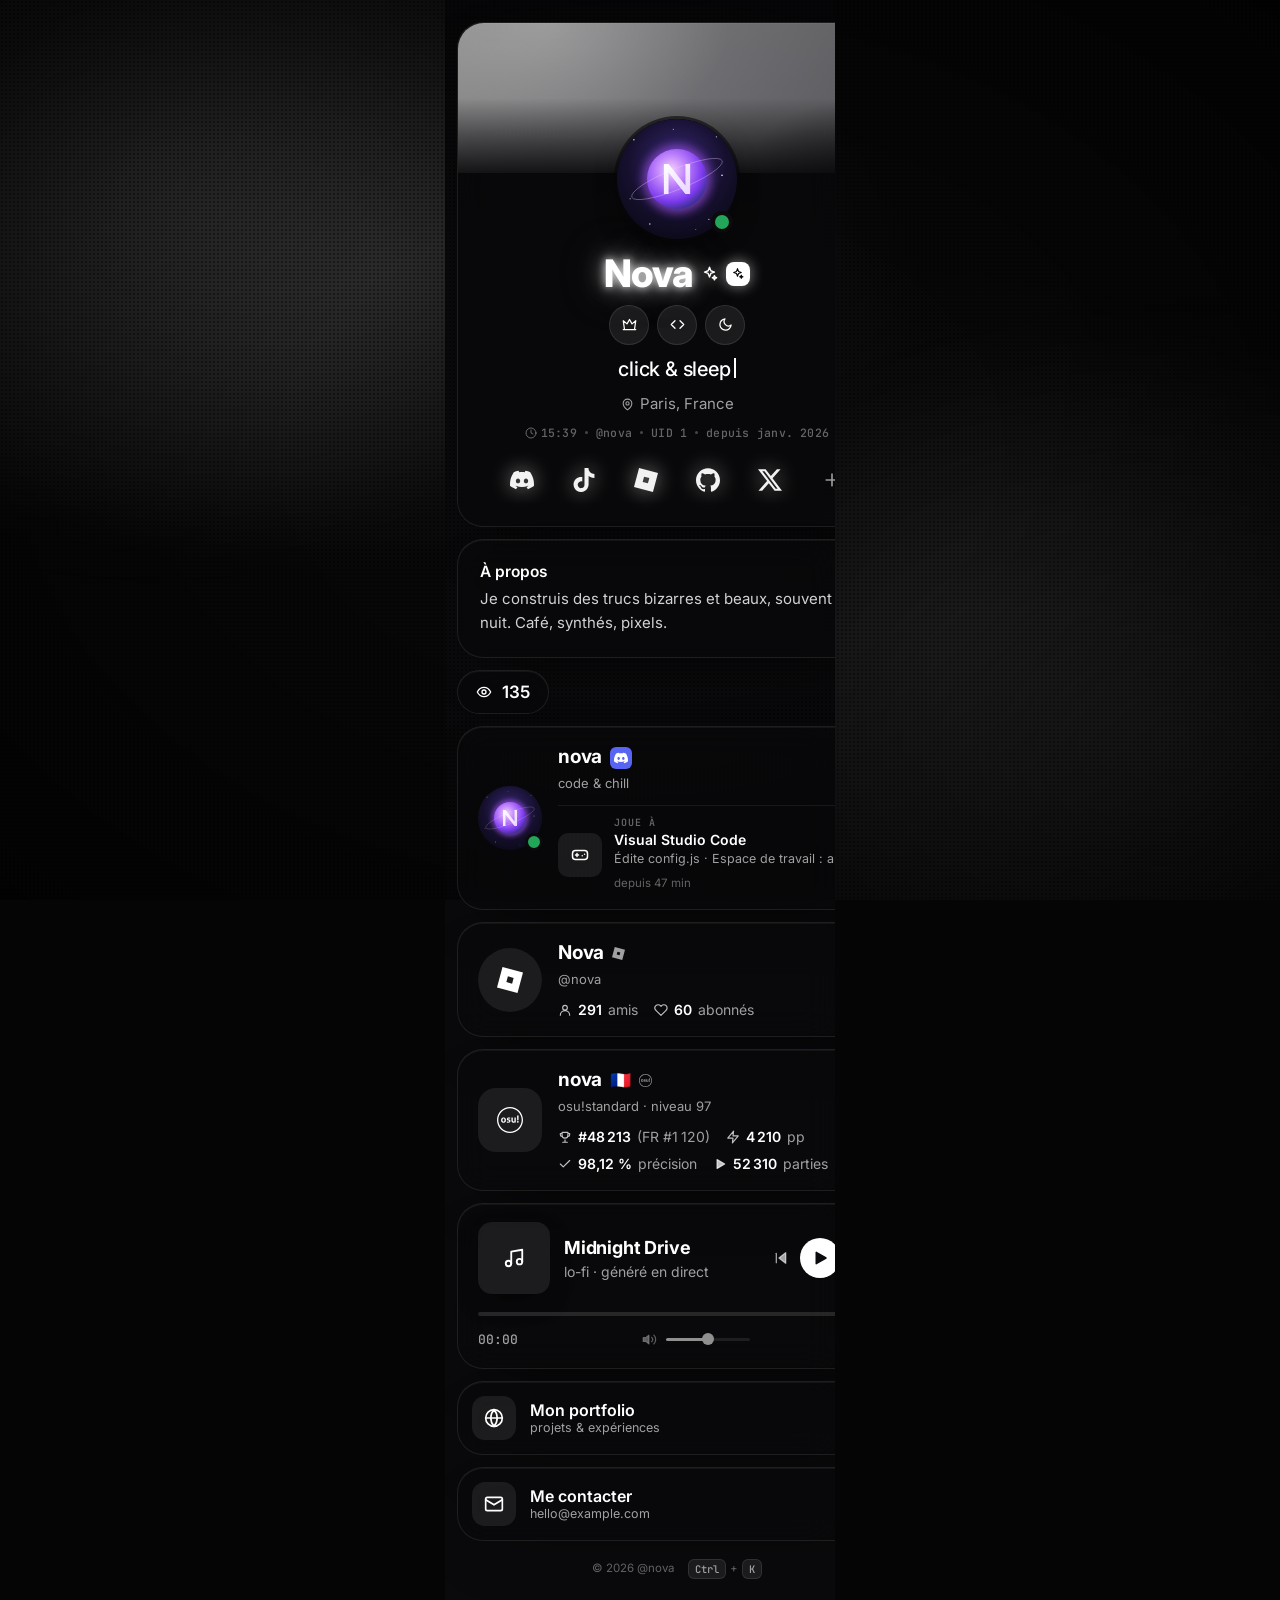
<file: design/preview-profil-mobile.html>
<!doctype html><html lang="fr" class="decor-vignette decor-dots no-glitch preview ready" data-card="glass" data-border="none" data-name="neon" data-links="glass" data-avatar="circle" data-ring="none" data-valign="center" style="--accent: #f4f4f5; --accent2: #a1a1aa; --accent-rgb: 244 244 245; --accent2-rgb: 161 161 170; --display: &quot;Inter&quot;, &quot;Inter&quot;, system-ui, sans-serif; --font: &quot;Inter&quot;, system-ui, -apple-system, &quot;Segoe UI&quot;, Roboto, sans-serif; --card-op: 0.5; --card-blur: 16px; --card-radius: 26px; --col-w: 520px; --col-gap: 12px; --shadow: 1;"><head>
  <meta charset="utf-8">
  <meta name="viewport" content="width=device-width, initial-scale=1, viewport-fit=cover">
  <title>Aperçu — profil (mobile)</title>
  <meta name="description" content="Nova — tous mes liens au même endroit.">
  <meta name="theme-color" content="#f4f4f5">
  <meta name="color-scheme" content="dark">
  <meta property="og:type" content="profile">
  <meta property="og:title" content="@nova">
  <meta property="og:description" content="Tous mes liens au même endroit.">
  <meta name="twitter:card" content="summary">
  <link rel="icon" href="[data-uri]" type="image/svg+xml">
  <link rel="preconnect" href="https://fonts.googleapis.com">
  <link rel="preconnect" href="https://fonts.gstatic.com" crossorigin="">
  <link rel="stylesheet" href="https://fonts.googleapis.com/css2?family=Inter:wght@400;500;600;700;800&amp;family=JetBrains+Mono:wght@400;500&amp;family=Space+Grotesk:wght@500;600;700&amp;display=swap">
  
<style id="custom-css"></style><style>/* ==========================================================================
   style.css — Arcturus · profil public en widgets
   ========================================================================== */
@property --ang { syntax: '<angle>'; inherits: false; initial-value: 0deg; }

:root {
  --accent: #f4f4f5;
  --accent2: #a1a1aa;
  --accent-rgb: 244 244 245;
  --accent2-rgb: 161 161 170;
  --bg: #050506;
  --text: #ffffff;
  --muted: rgb(255 255 255 / .62);
  --faint: rgb(255 255 255 / .38);
  --line: rgb(255 255 255 / .09);
  --card-op: .5;
  --card-blur: 16px;
  --card-radius: 26px;
  --font: "Inter", system-ui, -apple-system, "Segoe UI", Roboto, "Helvetica Neue", sans-serif;
  --display: "Inter", system-ui, sans-serif;
  --mono: "JetBrains Mono", ui-monospace, SFMono-Regular, Menlo, Consolas, monospace;
  --ease: cubic-bezier(.2, .8, .2, 1);
  --sx: 50vw; --sy: 50vh;
}

*, *::before, *::after { box-sizing: border-box; }
* { margin: 0; }
html { color-scheme: dark; background: var(--bg); -webkit-text-size-adjust: 100%; overflow-x: hidden; overflow-x: clip; }
body { min-height: 100svh; font-family: var(--font); color: var(--text); overflow-x: hidden; overflow-x: clip; -webkit-font-smoothing: antialiased; line-height: 1.5; }
button { font: inherit; color: inherit; background: none; border: 0; cursor: pointer; padding: 0; }
a { color: inherit; text-decoration: none; }
input, textarea { font: inherit; color: inherit; }
kbd { font: 500 10.5px var(--mono); padding: 2px 6px; border-radius: 6px; background: rgb(255 255 255 / .08); border: 1px solid rgb(255 255 255 / .1); color: var(--muted); }
:focus-visible { outline: 2px solid #fff; outline-offset: 3px; border-radius: 10px; }
::selection { background: rgb(255 255 255 / .25); }
[hidden] { display: none !important; }
.ico { flex: none; display: block; }

/* ------------------------------------------------------------ fond */
#bg { position: fixed; inset: 0; z-index: -2; overflow: hidden; background: var(--bg); }
#bg-media { position: absolute; inset: 0; }
#bg-media::before {
  content: ""; position: absolute; inset: -25%;
  background:
    radial-gradient(40% 40% at 25% 30%, rgb(var(--accent-rgb) / .22), transparent 70%),
    radial-gradient(45% 45% at 78% 72%, rgb(var(--accent2-rgb) / .2), transparent 70%);
  filter: blur(30px);
  animation: drift 26s ease-in-out infinite alternate;
}
@keyframes drift { to { transform: translate(6%, -4%) rotate(8deg) scale(1.1); } }
#bg.mono #bg-media { filter: grayscale(1); }
#bg-gl, #bg-video, #bg-image, #bg-aurora, #bg-grid { position: absolute; inset: 0; width: 100%; height: 100%; display: none; filter: blur(var(--bgblur, 0px)); }
#bg[data-type="shader"]:not(.no-gl) #bg-gl { display: block; }
#bg[data-type="video"] #bg-video { display: block; object-fit: cover; transform: scale(1.04); }
#bg[data-type="image"] #bg-image { display: block; background-size: cover; background-position: center; transform: scale(1.04); }
#bg-dim { position: absolute; inset: 0; background: rgb(0 0 0 / var(--dim, .35)); }

/* aurora : quatre voiles elliptiques flous qui ondulent (CSS pur) */
#bg[data-type="aurora"] #bg-aurora { display: block; overflow: hidden; }
#bg-aurora i {
  position: absolute; left: 50%; top: 50%; width: 120vmax; height: 60vmax; margin: -30vmax 0 0 -60vmax; border-radius: 50%;
  mix-blend-mode: screen; filter: blur(60px); opacity: .55; will-change: transform;
  animation: aurora 18s ease-in-out infinite alternate;
}
#bg-aurora i:nth-child(1) { background: radial-gradient(closest-side, rgb(var(--accent-rgb) / .9), transparent 70%); animation-duration: 17s; }
#bg-aurora i:nth-child(2) { background: radial-gradient(closest-side, rgb(var(--accent2-rgb) / .8), transparent 70%); animation-duration: 23s; animation-delay: -6s; }
#bg-aurora i:nth-child(3) { background: radial-gradient(closest-side, rgb(var(--accent-rgb) / .55), transparent 70%); animation-duration: 29s; animation-delay: -12s; width: 90vmax; }
#bg-aurora i:nth-child(4) { background: radial-gradient(closest-side, #fff2, transparent 70%); animation-duration: 31s; animation-delay: -3s; height: 30vmax; opacity: .35; }
@keyframes aurora {
  0%   { transform: translate(-18%, -22%) rotate(-24deg) scaleX(1.1); }
  50%  { transform: translate(10%, 12%) rotate(10deg) scaleX(.9); }
  100% { transform: translate(20%, -10%) rotate(28deg) scaleX(1.2); }
}
/* grille rétro synthwave */
#bg[data-type="grid"] #bg-grid { display: block; perspective: 480px; overflow: hidden; background: radial-gradient(60% 50% at 50% 42%, rgb(var(--accent2-rgb) / .35), transparent 70%), var(--bg); }
#bg-grid .horizon { position: absolute; left: 0; right: 0; top: 46%; height: 2px; background: linear-gradient(90deg, transparent, var(--accent), var(--accent2), transparent); box-shadow: 0 0 30px 6px rgb(var(--accent-rgb) / .5); }
#bg-grid .floor {
  position: absolute; left: -50%; right: -50%; top: 46%; bottom: -30%;
  transform-origin: top center; transform: rotateX(62deg);
  background-image: linear-gradient(rgb(var(--accent-rgb) / .55) 2px, transparent 2px), linear-gradient(90deg, rgb(var(--accent2-rgb) / .55) 2px, transparent 2px);
  background-size: 100% 64px, 64px 100%;
  animation: gridScroll 2.4s linear infinite;
  -webkit-mask-image: linear-gradient(to bottom, transparent, #000 15%, #000 85%, transparent);
  mask-image: linear-gradient(to bottom, transparent, #000 15%, #000 85%, transparent);
}
@keyframes gridScroll { to { background-position: 0 64px, 0 0; } }

#fx { position: fixed; inset: 0; width: 100%; height: 100%; z-index: -1; pointer-events: none; }
#matrix { position: fixed; inset: 0; width: 100%; height: 100%; z-index: 90; pointer-events: none; opacity: 0; transition: opacity .6s; }
#matrix.on { opacity: .88; }
html.rave #bg { filter: saturate(1.5) contrast(1.05); }

/* ------------------------------------------------------- décorations */
#decor { position: fixed; inset: 0; z-index: 0; pointer-events: none; }
#decor > * { position: absolute; inset: 0; display: none; }
.decor-orbs #decor .orbs { display: block; }
#decor .orbs i {
  position: absolute; width: 38vmin; height: 38vmin; border-radius: 50%; filter: blur(50px); opacity: .45; mix-blend-mode: screen;
  background: radial-gradient(circle at 35% 35%, rgb(var(--accent-rgb) / .8), rgb(var(--accent2-rgb) / .3) 60%, transparent 72%);
  animation: orbFloat 22s ease-in-out infinite alternate;
}
#decor .orbs i:nth-child(1) { left: 8%; top: 12%; }
#decor .orbs i:nth-child(2) { right: 6%; bottom: 10%; width: 46vmin; height: 46vmin; animation-duration: 27s; animation-delay: -9s; }
#decor .orbs i:nth-child(3) { left: 55%; top: -8%; width: 26vmin; height: 26vmin; animation-duration: 19s; animation-delay: -4s; opacity: .3; }
@keyframes orbFloat { 0% { transform: translate(0, 0) scale(1); } 50% { transform: translate(6vw, -5vh) scale(1.12); } 100% { transform: translate(-4vw, 6vh) scale(.95); } }
.fx-spotlight #decor .spotlight { display: block; background: radial-gradient(520px circle at var(--sx) var(--sy), rgb(var(--accent-rgb) / .09), transparent 60%); }
/* trame de points façon halftone */
.decor-dots #decor .dots { display: block; background-image: radial-gradient(rgb(0 0 0 / .55) 1px, transparent 1.4px); background-size: 4px 4px; opacity: .7; }
.decor-noise #decor .noise {
  display: block; opacity: .07; mix-blend-mode: overlay;
  background-image: url("data:image/svg+xml;utf8,<svg xmlns='http://www.w3.org/2000/svg' width='220' height='220'><filter id='n'><feTurbulence type='fractalNoise' baseFrequency='.85' numOctaves='3' stitchTiles='stitch'/><feColorMatrix values='0 0 0 0 1 0 0 0 0 1 0 0 0 0 1 0 0 0 1 0'/></filter><rect width='100%' height='100%' filter='url(%23n)'/></svg>");
  background-size: 220px 220px;
  animation: grain .6s steps(4) infinite;
}
@keyframes grain { 0% { background-position: 0 0; } 25% { background-position: 60px -40px; } 50% { background-position: -30px 70px; } 75% { background-position: 80px 30px; } 100% { background-position: 0 0; } }
.decor-scanlines #decor .scanlines { display: block; background: repeating-linear-gradient(0deg, rgb(0 0 0 / .18) 0 1px, transparent 1px 3px); mix-blend-mode: multiply; }
.decor-vignette #decor .vignette { display: block; background: radial-gradient(ellipse at center, transparent 40%, rgb(0 0 0 / .6) 100%); }

#ripples { position: fixed; inset: 0; z-index: 195; pointer-events: none; }
.ripple { position: absolute; width: 12px; height: 12px; margin: -6px; border-radius: 50%; border: 1.5px solid rgb(255 255 255 / .8); animation: ripple .85s var(--ease) forwards; }
@keyframes ripple { to { transform: scale(14); opacity: 0; border-width: .5px; } }

/* ---------------------------------------------------------- curseur */
#cursor { position: fixed; inset: 0; z-index: 200; pointer-events: none; display: none; }
html.has-cursor #cursor { display: block; }
html.has-cursor, html.has-cursor * { cursor: none !important; }
#cursor i { position: fixed; left: 0; top: 0; border-radius: 50%; transition: opacity .3s; opacity: 0; }
#cursor.on i { opacity: 1; }
.c-dot { width: 7px; height: 7px; margin: -3.5px; background: #fff; transform: translate(var(--x, -100px), var(--y, -100px)); mix-blend-mode: difference; }
.c-ring { width: 38px; height: 38px; margin: -19px; border: 1.5px solid rgb(255 255 255 / .5); transform: translate(var(--rx, -100px), var(--ry, -100px)); transition: width .25s var(--ease), height .25s var(--ease), margin .25s var(--ease), background .25s, border-color .25s, opacity .3s !important; }
#cursor.hover .c-ring { width: 58px; height: 58px; margin: -29px; background: rgb(255 255 255 / .1); border-color: #fff; }
#cursor.down .c-ring { width: 26px; height: 26px; margin: -13px; }

/* ----------------------------------------------------------- 18+ */
.agegate { position: fixed; inset: 0; z-index: 120; display: grid; place-items: center; padding: 20px; background: rgb(5 5 6 / .92); -webkit-backdrop-filter: blur(20px); backdrop-filter: blur(20px); }
.agegate-box { width: min(420px, 100%); padding: 32px 28px; border-radius: 24px; background: rgb(12 12 15 / .9); border: 1px solid rgb(255 255 255 / .12); text-align: center; display: flex; flex-direction: column; align-items: center; gap: 12px; }
.agegate-box h2 { font: 800 40px/1 var(--display); letter-spacing: -.04em; }
.agegate-box p { color: var(--muted); font-size: 15px; }
.agegate-btns { display: flex; gap: 8px; margin-top: 10px; flex-wrap: wrap; justify-content: center; }
.ag-btn { padding: 11px 18px; border-radius: 999px; font-weight: 600; font-size: 14px; border: 1px solid rgb(255 255 255 / .18); color: #fff; }
.ag-btn.primary { background: #fff; color: #000; border-color: transparent; }
body.gated #splash { display: none; }

/* ------------------------------------------------- écran d'entrée */
#splash {
  position: fixed; inset: 0; z-index: 100; display: grid; place-items: center; padding: 24px;
  background: rgb(5 5 6 / .55); -webkit-backdrop-filter: blur(24px); backdrop-filter: blur(24px);
  cursor: pointer; outline: none;
  transition: opacity .8s ease, backdrop-filter .8s ease, -webkit-backdrop-filter .8s ease;
}
#splash.leaving { opacity: 0; -webkit-backdrop-filter: blur(0); backdrop-filter: blur(0); pointer-events: none; }
.splash-inner { display: flex; flex-direction: column; align-items: center; gap: 22px; text-align: center; transition: transform .9s cubic-bezier(.7, 0, .2, 1), opacity .6s ease; }
#splash.leaving .splash-inner { transform: scale(1.1); opacity: 0; }
.splash-name { font: 800 clamp(44px, 11vw, 80px)/1 var(--display); letter-spacing: -.04em; min-height: 1.05em; color: #fff; text-shadow: 0 0 18px rgb(255 255 255 / .6), 0 0 60px rgb(var(--accent-rgb) / .4); }
.splash-name::after { content: ""; display: inline-block; width: 4px; height: .72em; margin-left: 8px; background: #fff; vertical-align: -.02em; animation: blink 1s steps(1) infinite; }
.splash-cta { font: 500 12px var(--mono); letter-spacing: .34em; text-transform: uppercase; color: var(--muted); animation: breathe 2.6s ease-in-out infinite; }
.splash-cta::before { content: "[ "; color: var(--faint); } .splash-cta::after { content: " ]"; color: var(--faint); }
@keyframes breathe { 50% { opacity: .35; } }
.splash-hint { display: flex; align-items: center; gap: 8px; font-size: 12px; color: var(--faint); }
@keyframes blink { 50% { opacity: 0; } }

/* ----------------------------------------------------------- outils */
#tools {
  position: fixed; top: 12px; right: 12px; z-index: 60; display: flex; gap: 2px; padding: 4px; border-radius: 999px;
  background: rgb(8 8 10 / .5); -webkit-backdrop-filter: blur(12px); backdrop-filter: blur(12px); border: 1px solid var(--line);
  opacity: 0; transform: translateY(-6px); transition: opacity .5s .6s, transform .5s .6s var(--ease);
}
body.entered #tools { opacity: 1; transform: none; }
.tool { width: 32px; height: 32px; border-radius: 50%; display: grid; place-items: center; color: var(--faint); transition: color .2s, background .2s; }
.tool:hover { color: #fff; background: rgb(255 255 255 / .1); }

/* ---------------------------------------------------------- colonne */
#stage { position: relative; z-index: 1; min-height: 100svh; display: grid; place-items: center; padding: clamp(16px, 4vw, 44px) 12px; perspective: 1400px; }
html[data-valign="top"] #stage { place-items: start center; }
.column { width: min(100%, var(--col-w, 520px)); display: flex; flex-direction: column; gap: var(--col-gap, 12px); will-change: transform; --bass: 0; }
body:not(.entered) .column { opacity: 0; pointer-events: none; }
body.entered .column { animation: colIn .9s var(--ease) both; }
@keyframes colIn { from { opacity: 0; translate: 0 22px; scale: .97; } to { opacity: 1; translate: 0 0; scale: 1; } }
.reveal { opacity: 0; }
body.entered .reveal { animation: rise .8s var(--ease) both; animation-delay: calc(var(--i, 0) * 70ms + 120ms); }
@keyframes rise { from { opacity: 0; transform: translateY(14px); filter: blur(6px); } to { opacity: 1; transform: none; filter: none; } }
body.entered .column.rebuilt .reveal { animation: none; opacity: 1; }

/* ----------------------------------------------------------- widget */
.widget {
  position: relative; border-radius: var(--card-radius); padding: 22px;
  background: rgb(8 8 10 / var(--card-op));
  -webkit-backdrop-filter: blur(var(--card-blur)) saturate(1.2); backdrop-filter: blur(var(--card-blur)) saturate(1.2);
  border: 1px solid var(--line);
  box-shadow: 0 calc(24px * var(--shadow, 1)) calc(60px * var(--shadow, 1)) -32px rgb(0 0 0 / .85), inset 0 1px 0 rgb(255 255 255 / .05);
  --mx: 50%; --my: 0%;
}
html[data-card="solid"] .widget { background: #0c0c0f; -webkit-backdrop-filter: none; backdrop-filter: none; border-color: rgb(255 255 255 / .1); }
html[data-card="outline"] .widget { background: rgb(8 8 10 / calc(var(--card-op) * .5)); border-color: rgb(var(--accent-rgb) / .4); }
html[data-card="neon"] .widget { border-color: rgb(var(--accent-rgb) / .7); box-shadow: 0 0 0 1px rgb(var(--accent-rgb) / .25), 0 0 28px rgb(var(--accent-rgb) / .35), 0 0 70px rgb(var(--accent2-rgb) / .2), 0 24px 60px -32px rgb(0 0 0 / .85); }
.widget::before {
  content: ""; position: absolute; inset: 0; border-radius: inherit; padding: 1.5px; pointer-events: none; opacity: .9;
  -webkit-mask: linear-gradient(#000 0 0) content-box, linear-gradient(#000 0 0); -webkit-mask-composite: xor; mask-composite: exclude;
  display: none;
}
html[data-border="spotlight"] .widget::before { display: block; background: radial-gradient(380px circle at var(--mx) var(--my), rgb(var(--accent-rgb) / .9), rgb(var(--accent2-rgb) / .4) 35%, transparent 62%); }
html[data-border="gradient"] .widget::before { display: block; background: conic-gradient(from var(--ang), var(--accent), var(--accent2), transparent 40%, transparent 60%, var(--accent)); animation: ang 6s linear infinite; }
@keyframes ang { to { --ang: 360deg; } }
html.rave .widget { border-color: var(--accent); box-shadow: 0 0 40px rgb(var(--accent-rgb) / .3); }

/* ----------------------------------------------------------- profil */
.w-profile { display: flex; flex-direction: column; align-items: center; text-align: center; gap: 10px; padding-top: 28px; padding-bottom: 26px; }
.banner { position: relative; width: calc(100% + 44px); margin: -28px -22px 0; height: 150px; border-radius: var(--card-radius) var(--card-radius) 0 0; overflow: hidden; background-size: cover; background-position: center; }
.banner.gradient { background: linear-gradient(120deg, rgb(var(--accent-rgb) / .55), rgb(var(--accent2-rgb) / .45) 60%, rgb(var(--accent-rgb) / .25)); background-size: 200% 200%; animation: bannerShift 14s ease-in-out infinite alternate; }
.banner.gradient::before { content: ""; position: absolute; inset: 0; background: radial-gradient(70% 140% at 20% 0%, rgb(255 255 255 / .22), transparent 60%), radial-gradient(40% 80% at 90% 100%, rgb(0 0 0 / .4), transparent 60%); }
.banner::after { content: ""; position: absolute; inset: 0; background: linear-gradient(to bottom, transparent 50%, rgb(8 8 10 / .9)); }
@keyframes bannerShift { to { background-position: 100% 50%; } }
.w-profile.has-banner .avatar { margin-top: -64px; }
.avatar { position: relative; width: 120px; height: 120px; --shape: 50%; z-index: 1; }
html[data-avatar="rounded"] .avatar { --shape: 30%; }
html[data-avatar="hexagon"] .avatar { --shape: 0; }
.avatar .ring { position: absolute; inset: -4px; border-radius: var(--shape); background: conic-gradient(from var(--ang), var(--accent), var(--accent2), var(--accent)); animation: ang 5s linear infinite; box-shadow: 0 0 calc(12px + var(--bass) * 36px) rgb(var(--accent-rgb) / calc(.25 + var(--bass) * .5)); }
html[data-ring="pulse"] .avatar .ring { background: var(--accent); animation: ringPulse 2.4s ease-out infinite; }
@keyframes ringPulse { 0% { box-shadow: 0 0 0 0 rgb(var(--accent-rgb) / .6); } 100% { box-shadow: 0 0 0 18px rgb(var(--accent-rgb) / 0); } }
html[data-ring="none"] .avatar .ring { display: none; }
html[data-avatar="hexagon"] .avatar .ring, html[data-avatar="hexagon"] .avatar .frame { clip-path: polygon(50% 0, 93% 25%, 93% 75%, 50% 100%, 7% 75%, 7% 25%); }
.avatar .frame { position: absolute; inset: 0; border-radius: var(--shape); overflow: hidden; background: #0b0b0e; padding: 3px; display: block; box-shadow: 0 10px 30px -10px rgb(0 0 0 / .8); }
html[data-ring="none"] .avatar .frame { padding: 0; box-shadow: 0 0 0 3px rgb(8 8 10 / .6), 0 10px 30px -10px rgb(0 0 0 / .8); }
html[data-avatar="hexagon"] .avatar .frame { padding: 0; box-shadow: none; }
.avatar img { width: 100%; height: 100%; border-radius: var(--shape); object-fit: cover; display: block; background: #0b0b0e; user-select: none; transform: scale(calc(1 + var(--bass) * .02)); }
html[data-avatar="hexagon"] .avatar img { clip-path: polygon(50% 0, 93% 25%, 93% 75%, 50% 100%, 7% 75%, 7% 25%); border-radius: 0; }
.status { position: absolute; right: 4px; bottom: 6px; width: 22px; height: 22px; border-radius: 50%; border: 4px solid #0b0b0e; background: #80848e; z-index: 2; transition: background .3s; }
.status[data-status="online"], .dc-status[data-status="online"] { background: #23a55a; }
.status[data-status="idle"], .dc-status[data-status="idle"] { background: #f0b232; }
.status[data-status="dnd"], .dc-status[data-status="dnd"] { background: #f23f43; }
.status[data-status="none"] { display: none; }

.name { display: flex; align-items: center; justify-content: center; gap: 8px; margin-top: 4px; font: 800 clamp(30px, 7.5vw, 38px)/1.1 var(--display); letter-spacing: -.03em; }
.name-text { color: #fff; }
html[data-name="neon"] .name-text { text-shadow: 0 0 8px rgb(255 255 255 / .85), 0 0 22px rgb(var(--accent-rgb) / .7), 0 0 48px rgb(var(--accent2-rgb) / .35); }
html[data-name="shimmer"] .name-text { background: linear-gradient(100deg, #fff 20%, rgb(var(--accent-rgb)) 42%, rgb(var(--accent2-rgb)) 58%, #fff 80%); background-size: 260% 100%; -webkit-background-clip: text; background-clip: text; color: transparent; animation: shimmer 8s linear infinite; }
html[data-name="rainbow"] .name-text { background: linear-gradient(90deg, #ff6b6b, #ffd93d, #6bcb77, #4d96ff, #c77dff, #ff6b6b); background-size: 300% 100%; -webkit-background-clip: text; background-clip: text; color: transparent; animation: shimmer 6s linear infinite; }
@keyframes shimmer { to { background-position: -260% 0; } }
html.rave .name-text { animation-duration: 2.5s; }
html:not(.no-glitch) .name-text.glitching { animation: glitch .52s steps(1) 1; }
@keyframes glitch {
  0%   { text-shadow: 3px 0 rgb(var(--accent2-rgb)), -3px 0 rgb(var(--accent-rgb)); transform: translate(-2px, 0) skewX(-6deg); }
  36%  { text-shadow: -3px 0 rgb(var(--accent2-rgb)), 3px 0 rgb(var(--accent-rgb)); transform: translate(2px, 1px) skewX(4deg); }
  72%  { text-shadow: 2px 0 rgb(var(--accent-rgb)), -2px 0 rgb(var(--accent2-rgb)); transform: translate(-1px, 0); }
  100% { text-shadow: none; transform: none; }
}
.verified { color: #fff; display: grid; filter: drop-shadow(0 0 8px rgb(255 255 255 / .8)); }
.plan-badge { display: grid; place-items: center; width: 24px; height: 24px; border-radius: 8px; color: #000; background: #fff; box-shadow: 0 0 14px rgb(255 255 255 / .55); }
.plan-badge[data-plan="vip"] { background: linear-gradient(135deg, #FFF3DC 0%, #FFC46B 48%, #FF8A2E 100%); box-shadow: 0 0 16px rgb(255 162 74 / .6); }
.brandlink .mark { color: #FFA24A; }
.badges { display: flex; justify-content: center; flex-wrap: wrap; gap: 8px; }
.badge { width: 40px; height: 40px; border-radius: 999px; display: grid; place-items: center; color: #fff; background: rgb(255 255 255 / .08); border: 1px solid rgb(255 255 255 / .1); transition: transform .2s var(--ease), background .2s; }
.badge:hover { transform: translateY(-2px); background: rgb(255 255 255 / .16); }
.bio { min-height: 1.6em; font: 500 20px/1.4 var(--font); color: #fff; letter-spacing: -.01em; }
.caret { display: inline-block; width: 2px; height: 1em; margin-left: 3px; vertical-align: -2px; background: #fff; animation: blink 1s steps(1) infinite; }
.from { display: inline-flex; align-items: center; gap: 6px; font-size: 15px; color: var(--muted); margin-top: -4px; }
.meta { display: flex; flex-wrap: wrap; justify-content: center; align-items: center; gap: 8px; font: 500 11.5px var(--mono); color: var(--faint); letter-spacing: .02em; }
.meta .sep { width: 3px; height: 3px; border-radius: 50%; background: rgb(255 255 255 / .25); }
.meta .m-time { display: inline-flex; align-items: center; gap: 4px; }
.meta .m-pronouns { padding: 1px 7px; border-radius: 999px; border: 1px solid rgb(255 255 255 / .14); color: var(--muted); }
.socials { display: flex; flex-wrap: wrap; justify-content: center; align-items: center; gap: 8px 22px; margin-top: 10px; }
.social { width: 40px; height: 40px; display: grid; place-items: center; color: #fff; filter: drop-shadow(0 0 10px rgb(255 255 255 / .55)); transition: transform .2s var(--ease), filter .2s, opacity .2s; opacity: .95; }
.social:hover { transform: scale(1.15); filter: drop-shadow(0 0 16px rgb(255 255 255 / .9)); opacity: 1; }
.social.extra { display: none; }
.socials.expanded .social.extra { display: grid; }
.social.more { color: var(--muted); filter: none; }
.social.more:hover { color: #fff; }

/* -------------------------------------------------------- à propos */
.w-about h3 { font: 600 15.5px var(--font); color: #fff; margin-bottom: 6px; }
.w-about p { font-size: 15px; line-height: 1.6; color: rgb(255 255 255 / .82); white-space: pre-line; }

/* ------------------------------------------------------------- vues */
.w-views { display: inline-flex; align-items: center; gap: 10px; align-self: flex-start; padding: 11px 18px; border-radius: 999px; font: 600 17px var(--font); color: #fff; }
.w-views .ico { color: #fff; }

/* ---------------------------------------------------------- discord */
.w-discord { display: flex; align-items: center; gap: 16px; padding: 16px 20px; }
.dc-avatar { position: relative; flex: none; width: 64px; height: 64px; }
.dc-avatar img { width: 100%; height: 100%; border-radius: 50%; object-fit: cover; display: block; background: #0b0b0e; }
.dc-status { position: absolute; right: -1px; bottom: -1px; width: 18px; height: 18px; border-radius: 50%; border: 3px solid #0b0b0e; background: #80848e; }
.dc-body { min-width: 0; flex: 1; display: flex; flex-direction: column; gap: 2px; }
.dc-name { display: flex; align-items: center; gap: 8px; min-width: 0; }
.dc-name b { font-size: 19px; font-weight: 700; white-space: nowrap; overflow: hidden; text-overflow: ellipsis; letter-spacing: -.01em; }
.dc-check { display: grid; place-items: center; width: 22px; height: 22px; border-radius: 6px; color: #fff; background: #5865f2; flex: none; }
.dc-sub { font-size: 13px; color: var(--muted); white-space: nowrap; overflow: hidden; text-overflow: ellipsis; }
.dc-act { display: flex; align-items: center; gap: 12px; margin-top: 10px; padding-top: 10px; border-top: 1px solid rgb(255 255 255 / .07); }
.act-art { position: relative; flex: none; width: 44px; height: 44px; border-radius: 10px; overflow: hidden; display: grid; place-items: center; color: #fff; background: rgb(255 255 255 / .08); }
.act-art img { position: absolute; inset: 0; width: 100%; height: 100%; object-fit: cover; }
.act-body { min-width: 0; flex: 1; }
.act-kicker { display: flex; align-items: center; font: 600 10px var(--mono); letter-spacing: .1em; text-transform: uppercase; color: var(--faint); }
.act-title { font-weight: 600; font-size: 14px; white-space: nowrap; overflow: hidden; text-overflow: ellipsis; }
.act-sub, .act-time { font-size: 12.5px; color: var(--muted); white-space: nowrap; overflow: hidden; text-overflow: ellipsis; }
.act-time { color: var(--faint); font-size: 11.5px; }
.act-bar { margin-top: 6px; height: 3px; border-radius: 3px; background: rgb(255 255 255 / .12); overflow: hidden; }
.act-bar i { display: block; height: 100%; width: 0; border-radius: 3px; background: #fff; }
.eq { display: inline-flex; gap: 2px; align-items: flex-end; height: 10px; margin-right: 6px; }
.eq i { width: 2px; background: currentColor; border-radius: 2px; animation: eq 1s ease-in-out infinite; height: 40%; }
.eq i:nth-child(2) { animation-delay: -.3s; } .eq i:nth-child(3) { animation-delay: -.65s; }
@keyframes eq { 50% { height: 100%; } }

/* ---------------------------------------- intégrations (Roblox, osu!) */
.w-roblox, .w-osu { display: flex; align-items: center; gap: 16px; padding: 16px 20px; }
.ig-avatar { position: relative; flex: none; width: 64px; height: 64px; border-radius: 50%; display: grid; place-items: center; color: #fff; background: rgb(255 255 255 / .08); overflow: visible; }
.w-osu .ig-avatar { border-radius: 18px; }
.ig-avatar > .ico { position: absolute; }
.ig-avatar img { position: relative; width: 100%; height: 100%; object-fit: cover; display: block; border-radius: inherit; background: #0b0b0e; }
.ig-status { position: absolute; right: -1px; bottom: -1px; width: 18px; height: 18px; border-radius: 50%; border: 3px solid #0b0b0e; background: #80848e; }
.ig-status[data-status="none"] { display: none; }
.ig-status[data-status="online"] { background: #3b82f6; }
.ig-status[data-status="ingame"] { background: #23a55a; }
.ig-status[data-status="studio"] { background: #f0b232; }
.ig-body { min-width: 0; flex: 1; display: flex; flex-direction: column; gap: 2px; }
.ig-name { display: flex; align-items: center; gap: 8px; min-width: 0; }
.ig-name b { display: inline-flex; align-items: center; gap: 8px; font-size: 19px; font-weight: 700; letter-spacing: -.01em; white-space: nowrap; overflow: hidden; text-overflow: ellipsis; }
.ig-flag { font-size: 17px; line-height: 1; }
.ig-brand { color: var(--muted); display: grid; }
.ig-sub { font-size: 13px; color: var(--muted); white-space: nowrap; overflow: hidden; text-overflow: ellipsis; }
.ig-stats { display: flex; flex-wrap: wrap; gap: 6px 16px; margin-top: 8px; font-size: 14px; }
.ig-stat { display: inline-flex; align-items: center; gap: 6px; color: var(--muted); }
.ig-stat .ico { color: rgb(255 255 255 / .75); }
.ig-stat b { font-weight: 600; color: #fff; }

/* ----------------------------------------------------- lecteur intégré */
.w-embed { padding: 8px; }
.em-head { display: flex; align-items: center; gap: 8px; padding: 8px 12px 10px; font-size: 13px; color: var(--muted); }
.em-frame iframe { display: block; width: 100%; border: 0; border-radius: calc(var(--card-radius) - 8px); background: #000; }

/* ---------------------------------------------------------- musique */
.w-music { padding: 18px 20px 16px; }
.p-top { display: flex; align-items: center; gap: 14px; }
.p-cover { position: relative; flex: none; width: 72px; height: 72px; border-radius: 14px; overflow: hidden; display: grid; place-items: center; color: #fff; background: rgb(255 255 255 / .08); box-shadow: 0 10px 30px -12px rgb(0 0 0 / .9); transform: scale(calc(1 + var(--bass, 0) * .05)); }
.p-cover img { position: absolute; inset: 0; width: 100%; height: 100%; object-fit: cover; }
.p-meta { flex: 1; min-width: 0; }
.p-title { font-weight: 700; font-size: 18px; letter-spacing: -.01em; white-space: nowrap; overflow: hidden; text-overflow: ellipsis; }
.p-artist { font-size: 14px; color: var(--muted); white-space: nowrap; overflow: hidden; text-overflow: ellipsis; }
.p-tag { flex: none; padding: 7px 13px; border-radius: 999px; font-size: 12.5px; color: rgb(255 255 255 / .85); background: rgb(255 255 255 / .08); border: 1px solid rgb(255 255 255 / .1); }
.p-ctrl { display: flex; align-items: center; gap: 2px; flex: none; }
.p-btn { width: 34px; height: 34px; border-radius: 50%; display: grid; place-items: center; color: var(--muted); transition: background .2s, color .2s, transform .15s; }
.p-btn:hover { background: rgb(255 255 255 / .1); color: #fff; }
.p-btn:active { transform: scale(.92); }
.p-play { width: 40px; height: 40px; background: #fff; color: #0b0b0e; }
.p-play:hover { background: #fff; color: #000; transform: scale(1.06); }
.p-track { position: relative; margin-top: 18px; height: 4px; border-radius: 4px; background: rgb(255 255 255 / .12); }
.p-track::before { content: ""; position: absolute; inset: -9px 0; }
.seekable .p-track { cursor: pointer; }
.p-fill { display: block; height: 100%; width: 0; border-radius: 4px; background: #fff; box-shadow: 0 0 10px rgb(255 255 255 / .5); }
.p-times { display: flex; align-items: center; justify-content: space-between; gap: 10px; margin-top: 10px; font: 500 13px var(--mono); color: var(--muted); font-variant-numeric: tabular-nums; }
.p-volrow { display: flex; align-items: center; gap: 4px; opacity: .55; transition: opacity .2s; }
.w-music:hover .p-volrow { opacity: 1; }
.p-volrow .p-btn { width: 26px; height: 26px; }
.p-vol { width: 84px; }
input[type="range"] { -webkit-appearance: none; appearance: none; background: transparent; height: 18px; cursor: pointer; }
input[type="range"]::-webkit-slider-runnable-track { height: 3px; border-radius: 3px; background: linear-gradient(90deg, #fff var(--val, 50%), rgb(255 255 255 / .16) var(--val, 50%)); }
input[type="range"]::-webkit-slider-thumb { -webkit-appearance: none; width: 12px; height: 12px; margin-top: -4.5px; border-radius: 50%; background: #fff; }
input[type="range"]::-moz-range-track { height: 3px; border-radius: 3px; background: rgb(255 255 255 / .16); }
input[type="range"]::-moz-range-progress { height: 3px; border-radius: 3px; background: #fff; }
input[type="range"]::-moz-range-thumb { width: 12px; height: 12px; border: 0; border-radius: 50%; background: #fff; }

/* ------------------------------------------------------------ liens */
.links { display: flex; flex-direction: column; gap: 12px; }
.link { display: flex; align-items: center; gap: 14px; padding: 14px 18px 14px 14px; overflow: hidden; transition: transform .18s ease-out, border-color .25s, background .25s; }
.link::after { content: ""; position: absolute; inset: 0; pointer-events: none; transform: translateX(-120%); background: linear-gradient(105deg, transparent 30%, rgb(255 255 255 / .08) 50%, transparent 70%); transition: transform .7s var(--ease); }
.link:hover { border-color: rgb(255 255 255 / .2); background: rgb(14 14 18 / var(--card-op)); }
.link:hover::after { transform: translateX(120%); }
.l-ico { flex: none; width: 44px; height: 44px; border-radius: 13px; display: grid; place-items: center; color: #fff; background: rgb(255 255 255 / .08); }
.l-txt { flex: 1; min-width: 0; display: flex; flex-direction: column; text-align: left; line-height: 1.3; }
.l-txt b { font-weight: 600; font-size: 16px; display: inline-flex; align-items: center; gap: 8px; }
.l-badge { font: 600 10px var(--mono); letter-spacing: .08em; text-transform: uppercase; padding: 2px 7px; border-radius: 999px; background: #fff; color: #000; }
.link.accent { background: linear-gradient(135deg, rgb(var(--accent-rgb) / .22), rgb(var(--accent2-rgb) / .16)), rgb(8 8 10 / var(--card-op)); border-color: rgb(var(--accent-rgb) / .45); }
.link.accent .l-ico { background: #fff; color: #000; }
.w-music.no-vol .p-volrow { display: none; }
.l-txt small { font-size: 12.5px; color: var(--muted); white-space: nowrap; overflow: hidden; text-overflow: ellipsis; }
.l-go { color: var(--faint); transition: transform .25s var(--ease), color .25s; }
.link:hover .l-go { transform: translate(3px, -3px); color: #fff; }
html[data-links="solid"] .link { background: #fff; border-color: transparent; color: #0b0b0e; }
html[data-links="solid"] .link .l-ico { background: rgb(0 0 0 / .08); color: #0b0b0e; }
html[data-links="solid"] .link .l-txt small, html[data-links="solid"] .link .l-go { color: rgb(0 0 0 / .55); }
html[data-links="solid"] .link:hover { background: #f4f4f5; }
html[data-links="solid"] .link:hover .l-go { color: #000; }
html[data-links="outline"] .link { background: transparent; -webkit-backdrop-filter: none; backdrop-filter: none; border-color: rgb(255 255 255 / .22); }
html[data-links="outline"] .link:hover { background: rgb(255 255 255 / .06); border-color: rgb(255 255 255 / .5); }
html[data-links="neon"] .link { border-color: rgb(var(--accent-rgb) / .55); box-shadow: 0 0 14px rgb(var(--accent-rgb) / .2), inset 0 0 14px rgb(var(--accent-rgb) / .05); }
html[data-links="neon"] .link:hover { border-color: var(--accent); box-shadow: 0 0 26px rgb(var(--accent-rgb) / .45); }
html[data-links="neon"] .link .l-ico { color: var(--accent); box-shadow: 0 0 12px rgb(var(--accent-rgb) / .35); }

.foot { display: flex; align-items: center; justify-content: center; gap: 14px; padding: 6px 4px 0; font-size: 11.5px; color: var(--faint); }
.foot .hint { display: inline-flex; align-items: center; gap: 4px; }
.brandlink { display: inline-flex; align-items: center; gap: 5px; padding: 4px 10px; border-radius: 999px; border: 1px solid var(--line); color: var(--faint); transition: color .2s, border-color .2s; }
.brandlink:hover { color: #fff; border-color: rgb(255 255 255 / .3); }

/* ----------------------------------------------------------- tooltips */
:where([data-tip]) { position: relative; }
[data-tip]::after {
  content: attr(data-tip); position: absolute; left: 50%; bottom: calc(100% + 9px); z-index: 20;
  transform: translate(-50%, 4px); white-space: nowrap; pointer-events: none; opacity: 0;
  padding: 5px 10px; border-radius: 8px; font: 500 11.5px var(--font); color: #fff; letter-spacing: 0; text-shadow: none;
  background: rgb(14 14 18 / .96); border: 1px solid rgb(255 255 255 / .12); box-shadow: 0 8px 24px rgb(0 0 0 / .45);
  transition: opacity .18s, transform .18s var(--ease);
}
[data-tip][data-tip-side="bottom"]::after { bottom: auto; top: calc(100% + 9px); transform: translate(-50%, -4px); }
[data-tip]:hover::after, [data-tip]:focus-visible::after { opacity: 1; transform: translate(-50%, 0); }
#tools [data-tip]::after { left: auto; right: 0; transform: translate(0, -4px); }
#tools [data-tip]:hover::after { transform: translate(0, 0); }
.w-views[data-tip]::after { left: 0; transform: translate(0, 4px); }
.w-views[data-tip]:hover::after { transform: translate(0, 0); }

/* ------------------------------------------------------------- toasts */
#toasts { position: fixed; left: 50%; bottom: max(22px, env(safe-area-inset-bottom)); transform: translateX(-50%); z-index: 300; display: flex; flex-direction: column; gap: 8px; align-items: center; pointer-events: none; }
.toast { display: flex; align-items: center; gap: 9px; padding: 10px 16px; border-radius: 999px; font-size: 13.5px; white-space: nowrap; background: rgb(14 14 18 / .92); -webkit-backdrop-filter: blur(14px); backdrop-filter: blur(14px); border: 1px solid rgb(255 255 255 / .12); box-shadow: 0 12px 40px rgb(0 0 0 / .5); opacity: 0; transform: translateY(12px) scale(.96); transition: opacity .3s, transform .4s var(--ease); }
.toast .ico { color: #fff; }
.toast.in { opacity: 1; transform: none; }

/* ----------------------------------------------------------- overlays */
.overlay { position: fixed; inset: 0; z-index: 150; display: grid; visibility: hidden; opacity: 0; transition: opacity .25s, visibility 0s .25s; }
.overlay[data-open="true"] { visibility: visible; opacity: 1; transition: opacity .25s; }
.ov-backdrop { position: absolute; inset: 0; background: rgb(3 3 5 / .5); -webkit-backdrop-filter: blur(6px); backdrop-filter: blur(6px); }

/* palette */
.pal { place-items: start center; padding: 14vh 12px 0; }
.pal-box { position: relative; width: min(620px, 100%); max-height: 66vh; display: flex; flex-direction: column; overflow: hidden; border-radius: 20px; background: rgb(12 12 15 / .92); -webkit-backdrop-filter: blur(30px); backdrop-filter: blur(30px); border: 1px solid rgb(255 255 255 / .1); box-shadow: 0 40px 100px -20px rgb(0 0 0 / .9); transform: translateY(-12px) scale(.98); transition: transform .35s var(--ease); }
.overlay[data-open="true"] .pal-box { transform: none; }
.pal-head { display: flex; align-items: center; gap: 12px; padding: 16px 18px; border-bottom: 1px solid var(--line); color: var(--faint); }
.pal-input { flex: 1; min-width: 0; background: none; border: 0; outline: none; font-size: 16px; color: #fff; }
.pal-input::placeholder { color: var(--faint); }
.pal-list { list-style: none; padding: 8px; margin: 0; overflow-y: auto; overscroll-behavior: contain; }
.pal-group { padding: 12px 12px 6px; font: 600 10.5px var(--mono); letter-spacing: .12em; text-transform: uppercase; color: var(--faint); }
.pal-item { display: flex; align-items: center; gap: 12px; padding: 10px 12px; border-radius: 12px; cursor: pointer; color: var(--muted); }
.pal-item[aria-selected="true"] { background: rgb(255 255 255 / .09); color: #fff; }
.pi-ico { width: 30px; height: 30px; border-radius: 9px; display: grid; place-items: center; background: rgb(255 255 255 / .06); color: #fff; flex: none; }
.pi-t { flex: 1; min-width: 0; white-space: nowrap; overflow: hidden; text-overflow: ellipsis; font-size: 14.5px; }
.pi-g { font: 500 10.5px var(--mono); letter-spacing: .08em; text-transform: uppercase; color: var(--faint); }
.pal-empty { padding: 28px 12px; text-align: center; color: var(--faint); font-size: 14px; }
.pal-foot { display: flex; align-items: center; gap: 16px; padding: 10px 18px; border-top: 1px solid var(--line); font-size: 11.5px; color: var(--faint); }
.pal-foot span { display: inline-flex; align-items: center; gap: 4px; }
.pal-tip { margin-left: auto; }

/* terminal */
.term { place-items: center; padding: 12px; }
.term-win { position: relative; width: min(780px, 100%); height: min(500px, 74vh); display: flex; flex-direction: column; overflow: hidden; border-radius: 16px; font: 13px/1.6 var(--mono); background: rgb(7 7 9 / .94); -webkit-backdrop-filter: blur(26px); backdrop-filter: blur(26px); border: 1px solid rgb(255 255 255 / .1); box-shadow: 0 40px 100px -20px rgb(0 0 0 / .9); transform: translateY(16px) scale(.97); transition: transform .4s var(--ease); }
.overlay[data-open="true"] .term-win { transform: none; }
.term-bar { display: grid; grid-template-columns: 70px 1fr 70px; align-items: center; padding: 11px 14px; border-bottom: 1px solid var(--line); background: rgb(255 255 255 / .03); }
.dots { display: flex; gap: 7px; }
.dots i { width: 12px; height: 12px; border-radius: 50%; background: #ff5f57; cursor: pointer; }
.dots i:nth-child(2) { background: #febc2e; cursor: default; } .dots i:nth-child(3) { background: #28c840; cursor: default; }
.term-title { text-align: center; color: var(--faint); font-size: 12px; }
.term-out { flex: 1; overflow-y: auto; padding: 14px 16px 6px; overscroll-behavior: contain; }
.t-line { white-space: pre-wrap; word-break: break-word; color: var(--text); }
.t-line.dim { color: var(--faint); } .t-line.hi { color: #fff; font-weight: 600; } .t-line.err { color: #ff7b8a; } .t-line.ok { color: #7ee2a8; }
.t-cmd, .term-prompt { color: rgb(255 255 255 / .85); }
.t-art { color: var(--muted); white-space: pre; }
.t-line a { color: #fff; text-decoration: underline; text-underline-offset: 3px; }
.term-line { display: flex; align-items: center; gap: 8px; padding: 10px 16px 14px; border-top: 1px solid rgb(255 255 255 / .04); }
.term-prompt { white-space: nowrap; }
.term-in { flex: 1; min-width: 0; background: none; border: 0; outline: none; font: inherit; color: #fff; caret-color: #fff; }

/* réglages rapides */
.studio { pointer-events: none; }
.st-panel { pointer-events: auto; position: absolute; top: 12px; right: 12px; bottom: 12px; width: min(380px, calc(100vw - 24px)); display: flex; flex-direction: column; overflow: hidden; border-radius: 22px; background: rgb(12 12 15 / .9); -webkit-backdrop-filter: blur(30px); backdrop-filter: blur(30px); border: 1px solid rgb(255 255 255 / .1); box-shadow: 0 30px 80px -10px rgb(0 0 0 / .8); transform: translateX(calc(100% + 24px)); transition: transform .5s var(--ease); }
.overlay[data-open="true"] .st-panel { transform: none; }
.st-head { display: flex; align-items: center; justify-content: space-between; gap: 12px; padding: 18px 18px 14px; border-bottom: 1px solid var(--line); }
.st-head h2 { font: 700 19px var(--display); letter-spacing: -.02em; }
.st-head p { font-size: 12.5px; color: var(--faint); }
.st-head .tool { width: 32px; height: 32px; border-radius: 50%; display: grid; place-items: center; color: var(--faint); }
.st-head .tool:hover { color: #fff; background: rgb(255 255 255 / .1); }
.st-body { flex: 1; overflow-y: auto; padding: 6px 18px 12px; overscroll-behavior: contain; }
.st-sec { padding: 14px 0 6px; border-bottom: 1px solid rgb(255 255 255 / .05); display: flex; flex-direction: column; gap: 10px; }
.st-sec:last-of-type { border: 0; }
.st-sec h3 { font: 600 10.5px var(--mono); letter-spacing: .14em; text-transform: uppercase; color: var(--faint); }
.st-row { display: flex; align-items: center; justify-content: space-between; gap: 12px; font-size: 13.5px; color: var(--muted); }
.st-row:has(textarea), .st-row:has(.st-text) { flex-direction: column; align-items: stretch; gap: 6px; }
.st-l { white-space: nowrap; }
.st-text { width: 100%; padding: 9px 12px; border-radius: 11px; background: rgb(255 255 255 / .06); border: 1px solid var(--line); outline: none; font-size: 13.5px; resize: vertical; transition: border-color .2s; }
.st-text:focus { border-color: rgb(255 255 255 / .4); }
.st-rwrap { display: flex; align-items: center; gap: 10px; flex: 1; max-width: 190px; }
.st-rwrap input[type="range"] { flex: 1; }
.st-out { min-width: 38px; text-align: right; font: 11px var(--mono); color: var(--faint); }
.st-color { width: 40px; height: 30px; padding: 0; border: 1px solid var(--line); border-radius: 9px; background: none; cursor: pointer; }
.st-color::-webkit-color-swatch-wrapper { padding: 3px; } .st-color::-webkit-color-swatch { border: 0; border-radius: 6px; }
.st-themes { display: flex; gap: 8px; flex-wrap: wrap; }
.st-theme { width: 32px; height: 32px; border-radius: 50%; border: 2px solid transparent; box-shadow: inset 0 0 0 1px rgb(255 255 255 / .2); transition: transform .2s var(--ease); }
.st-theme:hover { transform: scale(1.12); }
.st-theme[aria-pressed="true"] { border-color: #fff; }
.st-presets { display: grid; grid-template-columns: repeat(3, 1fr); gap: 8px; }
.st-preset { display: flex; flex-direction: column; align-items: center; gap: 6px; padding: 8px 4px; border-radius: 12px; font-size: 11.5px; color: var(--muted); background: rgb(255 255 255 / .04); border: 1px solid var(--line); transition: background .2s, transform .2s var(--ease); }
.st-preset:hover { background: rgb(255 255 255 / .09); transform: translateY(-2px); color: #fff; }
.st-preset-sw { width: 100%; height: 26px; border-radius: 8px; box-shadow: inset 0 0 0 1px rgb(255 255 255 / .15); }
.st-seg { display: flex; flex-wrap: wrap; gap: 3px; padding: 3px; border-radius: 12px; background: rgb(255 255 255 / .06); }
.st-seg button { flex: 1 1 auto; padding: 7px 6px; border-radius: 9px; font-size: 12.5px; color: var(--muted); transition: background .2s, color .2s; white-space: nowrap; }
.st-seg button[aria-checked="true"] { background: #fff; color: #0b0b0e; font-weight: 600; }
.st-switch { position: relative; width: 42px; height: 24px; border-radius: 999px; background: rgb(255 255 255 / .14); transition: background .25s; flex: none; }
.st-switch::after { content: ""; position: absolute; top: 3px; left: 3px; width: 18px; height: 18px; border-radius: 50%; background: #fff; transition: transform .3s var(--ease); }
.st-switch[aria-checked="true"] { background: #fff; }
.st-switch[aria-checked="true"]::after { background: #0b0b0e; transform: translateX(18px); }
.st-foot { display: flex; gap: 8px; padding: 14px 18px; border-top: 1px solid var(--line); }
.st-btn { display: inline-flex; align-items: center; justify-content: center; gap: 8px; padding: 10px 14px; border-radius: 999px; font-size: 13px; font-weight: 500; background: rgb(255 255 255 / .07); border: 1px solid var(--line); transition: background .2s, transform .15s; }
.st-btn:hover { background: rgb(255 255 255 / .13); }
.st-btn:active { transform: scale(.97); }
.st-btn.primary { flex: 1; background: #fff; border-color: transparent; color: #0b0b0e; font-weight: 600; }
.st-btn.primary:hover { background: #f4f4f5; }
.st-dash { margin: 14px 0 6px; width: 100%; color: #fff; }

.noscript { position: fixed; inset: 0; display: grid; place-items: center; z-index: 500; background: #050506; color: #fff; font: 16px var(--font); text-align: center; padding: 24px; }
html.preview #stage { padding-top: 22px; }

/* ----------------------------------------------------- responsive / a11y */
@media (max-width: 560px) {
  #stage { padding: 14px 10px 40px; place-items: start center; }
  .column { gap: 10px; }
  .widget { padding: 20px 18px; }
  .w-profile { padding-top: 24px; }
  .banner { width: calc(100% + 36px); margin: -24px -18px 0; height: 130px; }
  .w-discord { padding: 14px 16px; }
  .w-music { padding: 16px; }
  .studio .st-panel { top: auto; left: 8px; right: 8px; bottom: 8px; width: auto; max-height: 78vh; transform: translateY(calc(100% + 16px)); }
  .pal { padding-top: 8vh; }
  .pal-tip, .foot .hint { display: none; }
  .term-bar { grid-template-columns: 54px 1fr 54px; }
}
@media (hover: none) { .foot .hint { display: none; } [data-tip]::after { display: none; } }
@media (prefers-reduced-motion: reduce) {
  *, *::before, *::after { animation-duration: .001ms !important; animation-iteration-count: 1 !important; transition-duration: .001ms !important; scroll-behavior: auto !important; }
}

*{animation:none!important;transition:none!important}.reveal{opacity:1!important;transform:none!important}#tools{opacity:1!important;transform:none!important}.column{opacity:1!important}body{background:#0a0a0c}body{max-width:390px;margin:0 auto}</style></head>
<body class="entered">
  <!-- fond : shader / aurora / grille / vidéo / image -->
  <div id="bg" aria-hidden="true" data-type="shader" class="mono" style="--dim: 0.35; --bgblur: 0px;">
    <div id="bg-media" style="background: radial-gradient(60% 50% at 30% 30%, rgb(42, 42, 46), transparent 70%), radial-gradient(50% 60% at 75% 70%, rgb(28, 28, 32), transparent 70%), rgb(10, 10, 12);"></div>
    <div id="bg-dim"></div>
  </div>
  <div id="decor" aria-hidden="true">
    <div class="orbs"><i></i><i></i><i></i></div>
    <div class="spotlight"></div>
    <div class="dots"></div>
    <div class="noise"></div>
    <div class="scanlines"></div>
    <div class="vignette"></div>
  </div>
  
  
  

  

  <!-- écran "cliquer pour entrer" -->
  

  <div id="tools" aria-label="Outils" hidden=""></div>

  <main id="stage">
    <div id="column" class="column" style="--bass: 0.000;"><section class="widget w-profile has-banner reveal" data-widget="profile" style="--i: 0;"><div class="banner gradient"></div><div class="avatar"><span class="ring"></span><span class="frame"><img src="[data-uri]" alt="Avatar de Nova" width="120" height="120" draggable="false"></span><span class="status" data-status="online"></span></div><h1 class="name"><span class="name-text" data-text="Nova">Nova</span><span class="verified" data-tip="Compte vérifié"><svg viewBox="0 0 24 24" width="17" height="17" aria-hidden="true" class="ico" fill="none" stroke="currentColor" stroke-width="2" stroke-linecap="round" stroke-linejoin="round"><path d="m12 3 1.9 5.1L19 10l-5.1 1.9L12 17l-1.9-5.1L5 10l5.1-1.9L12 3Z"></path><path d="m19 15 .9 2.1L22 18l-2.1.9L19 21l-.9-2.1L16 18l2.1-.9L19 15Z"></path></svg></span><span class="plan-badge" data-plan="premium" data-tip="Membre Premium"><svg viewBox="0 0 24 24" width="13" height="13" aria-hidden="true" class="ico" fill="none" stroke="currentColor" stroke-width="2" stroke-linecap="round" stroke-linejoin="round"><path d="m12 3 1.9 5.1L19 10l-5.1 1.9L12 17l-1.9-5.1L5 10l5.1-1.9L12 3Z"></path><path d="m19 15 .9 2.1L22 18l-2.1.9L19 21l-.9-2.1L16 18l2.1-.9L19 15Z"></path></svg></span></h1><div class="badges"><span class="badge" data-tip="Fondateur" tabindex="0" role="img" aria-label="Fondateur"><svg viewBox="0 0 24 24" width="15" height="15" aria-hidden="true" class="ico" fill="none" stroke="currentColor" stroke-width="2" stroke-linecap="round" stroke-linejoin="round"><path d="M2 20h20M4 20 2 6l6 5 4-7 4 7 6-5-2 14"></path></svg></span><span class="badge" data-tip="Développeur" tabindex="0" role="img" aria-label="Développeur"><svg viewBox="0 0 24 24" width="15" height="15" aria-hidden="true" class="ico" fill="none" stroke="currentColor" stroke-width="2" stroke-linecap="round" stroke-linejoin="round"><path d="m16 18 6-6-6-6M8 6l-6 6 6 6"></path></svg></span><span class="badge" data-tip="Oiseau de nuit" tabindex="0" role="img" aria-label="Oiseau de nuit"><svg viewBox="0 0 24 24" width="15" height="15" aria-hidden="true" class="ico" fill="none" stroke="currentColor" stroke-width="2" stroke-linecap="round" stroke-linejoin="round"><path d="M21 12.8A9 9 0 1 1 11.2 3 7 7 0 0 0 21 12.8Z"></path></svg></span></div><p class="bio" aria-live="off"><span class="typed">click &amp; sleep</span><span class="caret"></span></p><div class="from"><svg viewBox="0 0 24 24" width="13" height="13" aria-hidden="true" class="ico" fill="none" stroke="currentColor" stroke-width="2" stroke-linecap="round" stroke-linejoin="round"><path d="M20 10c0 6-8 12-8 12s-8-6-8-12a8 8 0 0 1 16 0Z"></path><circle cx="12" cy="10" r="3"></circle></svg><span>Paris, France</span></div><div class="meta"><span class="m-time" id="chip-time" data-tip="Heure locale · Europe/Paris"><svg viewBox="0 0 24 24" width="12" height="12" aria-hidden="true" class="ico" fill="none" stroke="currentColor" stroke-width="2" stroke-linecap="round" stroke-linejoin="round"><circle cx="12" cy="12" r="10"></circle><path d="M12 6v6l4 2"></path></svg><span class="chip-t">15:39</span></span><i class="sep"></i><span>@nova</span><i class="sep"></i><span>UID 1</span><i class="sep"></i><span>depuis janv. 2026</span></div><div class="socials"><button class="social" data-mag="" data-tip="Discord" aria-label="Discord" type="button"><svg viewBox="0 0 24 24" width="24" height="24" aria-hidden="true" class="ico" fill="currentColor"><path d="M20.317 4.3698a19.7913 19.7913 0 00-4.8851-1.5152.0741.0741 0 00-.0785.0371c-.211.3753-.4447.8648-.6083 1.2495-1.8447-.2762-3.68-.2762-5.4868 0-.1636-.3933-.4058-.8742-.6177-1.2495a.077.077 0 00-.0785-.037 19.7363 19.7363 0 00-4.8852 1.515.0699.0699 0 00-.0321.0277C.5334 9.0458-.319 13.5799.0992 18.0578a.0824.0824 0 00.0312.0561c2.0528 1.5076 4.0413 2.4228 5.9929 3.0294a.0777.0777 0 00.0842-.0276c.4616-.6304.8731-1.2952 1.226-1.9942a.076.076 0 00-.0416-.1057c-.6528-.2476-1.2743-.5495-1.8722-.8923a.077.077 0 01-.0076-.1277c.1258-.0943.2517-.1923.3718-.2914a.0743.0743 0 01.0776-.0105c3.9278 1.7933 8.18 1.7933 12.0614 0a.0739.0739 0 01.0785.0095c.1202.099.246.1981.3728.2924a.077.077 0 01-.0066.1276 12.2986 12.2986 0 01-1.873.8914.0766.0766 0 00-.0407.1067c.3604.698.7719 1.3628 1.225 1.9932a.076.076 0 00.0842.0286c1.961-.6067 3.9495-1.5219 6.0023-3.0294a.077.077 0 00.0313-.0552c.5004-5.177-.8382-9.6739-3.5485-13.6604a.061.061 0 00-.0312-.0286zM8.02 15.3312c-1.1825 0-2.1569-1.0857-2.1569-2.419 0-1.3332.9555-2.4189 2.157-2.4189 1.2108 0 2.1757 1.0952 2.1568 2.419 0 1.3332-.9555 2.4189-2.1569 2.4189zm7.9748 0c-1.1825 0-2.1569-1.0857-2.1569-2.419 0-1.3332.9554-2.4189 2.1569-2.4189 1.2108 0 2.1757 1.0952 2.1568 2.419 0 1.3332-.946 2.4189-2.1568 2.4189Z"></path></svg></button><a class="social" data-mag="" data-tip="TikTok" aria-label="TikTok" href="https://tiktok.com/" target="_blank" rel="noopener noreferrer"><svg viewBox="0 0 24 24" width="24" height="24" aria-hidden="true" class="ico" fill="currentColor"><path d="M12.525.02c1.31-.02 2.61-.01 3.91-.02.08 1.53.63 3.09 1.75 4.17 1.12 1.11 2.7 1.62 4.24 1.79v4.03c-1.44-.05-2.89-.35-4.2-.97-.57-.26-1.1-.59-1.62-.93-.01 2.92.01 5.84-.02 8.75-.08 1.4-.54 2.79-1.35 3.94-1.31 1.92-3.58 3.17-5.91 3.21-1.43.08-2.86-.31-4.08-1.03-2.02-1.19-3.44-3.37-3.65-5.71-.02-.5-.03-1-.01-1.49.18-1.9 1.12-3.72 2.58-4.96 1.66-1.44 3.98-2.13 6.15-1.72.02 1.48-.04 2.96-.04 4.44-.99-.32-2.15-.23-3.02.37-.63.41-1.11 1.04-1.36 1.75-.21.51-.15 1.07-.14 1.61.24 1.64 1.82 3.02 3.5 2.87 1.12-.01 2.19-.66 2.77-1.61.19-.33.4-.67.41-1.06.1-1.79.06-3.57.07-5.36.01-4.03-.01-8.05.02-12.07z"></path></svg></a><a class="social" data-mag="" data-tip="Roblox" aria-label="Roblox" href="https://roblox.com/" target="_blank" rel="noopener noreferrer"><svg viewBox="0 0 24 24" width="24" height="24" aria-hidden="true" class="ico" fill="currentColor"><path d="M18.926 23.998 0 18.892 5.075.002 24 5.108ZM15.348 10.09l-5.282-1.453-1.414 5.273 5.282 1.453z"></path></svg></a><a class="social" data-mag="" data-tip="GitHub" aria-label="GitHub" href="https://github.com/" target="_blank" rel="noopener noreferrer"><svg viewBox="0 0 24 24" width="24" height="24" aria-hidden="true" class="ico" fill="currentColor"><path d="M12 .297c-6.63 0-12 5.373-12 12 0 5.303 3.438 9.8 8.205 11.385.6.113.82-.258.82-.577 0-.285-.01-1.04-.015-2.04-3.338.724-4.042-1.61-4.042-1.61C4.422 18.07 3.633 17.7 3.633 17.7c-1.087-.744.084-.729.084-.729 1.205.084 1.838 1.236 1.838 1.236 1.07 1.835 2.809 1.305 3.495.998.108-.776.417-1.305.76-1.605-2.665-.3-5.466-1.332-5.466-5.93 0-1.31.465-2.38 1.235-3.22-.135-.303-.54-1.523.105-3.176 0 0 1.005-.322 3.3 1.23.96-.267 1.98-.399 3-.405 1.02.006 2.04.138 3 .405 2.28-1.552 3.285-1.23 3.285-1.23.645 1.653.24 2.873.12 3.176.765.84 1.23 1.91 1.23 3.22 0 4.61-2.805 5.625-5.475 5.92.42.36.81 1.096.81 2.22 0 1.606-.015 2.896-.015 3.286 0 .315.21.69.825.57C20.565 22.092 24 17.592 24 12.297c0-6.627-5.373-12-12-12"></path></svg></a><a class="social" data-mag="" data-tip="X / Twitter" aria-label="X / Twitter" href="https://x.com/" target="_blank" rel="noopener noreferrer"><svg viewBox="0 0 24 24" width="24" height="24" aria-hidden="true" class="ico" fill="currentColor"><path d="M18.901 1.153h3.68l-8.04 9.19L24 22.846h-7.406l-5.8-7.584-6.638 7.584H.474l8.6-9.83L0 1.154h7.594l5.243 6.932ZM17.61 20.644h2.039L6.486 3.24H4.298Z"></path></svg></a><a class="social extra" data-mag="" data-tip="Instagram" aria-label="Instagram" href="https://instagram.com/" target="_blank" rel="noopener noreferrer"><svg viewBox="0 0 24 24" width="24" height="24" aria-hidden="true" class="ico" fill="currentColor"><path d="M7.0301.084c-1.2768.0602-2.1487.264-2.911.5634-.7888.3075-1.4575.72-2.1228 1.3877-.6652.6677-1.075 1.3368-1.3802 2.127-.2954.7638-.4956 1.6365-.552 2.914-.0564 1.2775-.0689 1.6882-.0626 4.947.0062 3.2586.0206 3.6671.0825 4.9473.061 1.2765.264 2.1482.5635 2.9107.308.7889.72 1.4573 1.388 2.1228.6679.6655 1.3365 1.0743 2.1285 1.38.7632.295 1.6361.4961 2.9134.552 1.2773.056 1.6884.069 4.9462.0627 3.2578-.0062 3.668-.0207 4.9478-.0814 1.28-.0607 2.147-.2652 2.9098-.5633.7889-.3086 1.4578-.72 2.1228-1.3881.665-.6682 1.0745-1.3378 1.3795-2.1284.2957-.7632.4966-1.636.552-2.9124.056-1.2809.0692-1.6898.063-4.948-.0063-3.2583-.021-3.6668-.0817-4.9465-.0607-1.2797-.264-2.1487-.5633-2.9117-.3084-.7889-.72-1.4568-1.3876-2.1228C21.2982 1.33 20.628.9208 19.8378.6165 19.074.321 18.2017.1197 16.9244.0645 15.6471.0093 15.236-.005 11.977.0014 8.718.0076 8.31.0215 7.0301.0839m.1402 21.6932c-1.17-.0509-1.8053-.2453-2.2287-.408-.5606-.216-.96-.4771-1.3819-.895-.422-.4178-.6811-.8186-.9-1.378-.1644-.4234-.3624-1.058-.4171-2.228-.0595-1.2645-.072-1.6442-.079-4.848-.007-3.2037.0053-3.583.0607-4.848.05-1.169.2456-1.805.408-2.2282.216-.5613.4762-.96.895-1.3816.4188-.4217.8184-.6814 1.3783-.9003.423-.1651 1.0575-.3614 2.227-.4171 1.2655-.06 1.6447-.072 4.848-.079 3.2033-.007 3.5835.005 4.8495.0608 1.169.0508 1.8053.2445 2.228.408.5608.216.96.4754 1.3816.895.4217.4194.6816.8176.9005 1.3787.1653.4217.3617 1.056.4169 2.2263.0602 1.2655.0739 1.645.0796 4.848.0058 3.203-.0055 3.5834-.061 4.848-.051 1.17-.245 1.8055-.408 2.2294-.216.5604-.4763.96-.8954 1.3814-.419.4215-.8181.6811-1.3783.9-.4224.1649-1.0577.3617-2.2262.4174-1.2656.0595-1.6448.072-4.8493.079-3.2045.007-3.5825-.006-4.848-.0608M16.953 5.5864A1.44 1.44 0 1 0 18.39 4.144a1.44 1.44 0 0 0-1.437 1.4424M5.8385 12.012c.0067 3.4032 2.7706 6.1557 6.173 6.1493 3.4026-.0065 6.157-2.7701 6.1506-6.1733-.0065-3.4032-2.771-6.1565-6.174-6.1498-3.403.0067-6.156 2.771-6.1496 6.1738M8 12.0077a4 4 0 1 1 4.008 3.9921A3.9996 3.9996 0 0 1 8 12.0077"></path></svg></a><a class="social extra" data-mag="" data-tip="YouTube" aria-label="YouTube" href="https://youtube.com/" target="_blank" rel="noopener noreferrer"><svg viewBox="0 0 24 24" width="24" height="24" aria-hidden="true" class="ico" fill="currentColor"><path d="M23.498 6.186a3.016 3.016 0 0 0-2.122-2.136C19.505 3.545 12 3.545 12 3.545s-7.505 0-9.377.505A3.017 3.017 0 0 0 .502 6.186C0 8.07 0 12 0 12s0 3.93.502 5.814a3.016 3.016 0 0 0 2.122 2.136c1.871.505 9.376.505 9.376.505s7.505 0 9.377-.505a3.015 3.015 0 0 0 2.122-2.136C24 15.93 24 12 24 12s0-3.93-.502-5.814zM9.545 15.568V8.432L15.818 12l-6.273 3.568z"></path></svg></a><a class="social extra" data-mag="" data-tip="Spotify" aria-label="Spotify" href="https://open.spotify.com/" target="_blank" rel="noopener noreferrer"><svg viewBox="0 0 24 24" width="24" height="24" aria-hidden="true" class="ico" fill="currentColor"><path d="M12 0C5.4 0 0 5.4 0 12s5.4 12 12 12 12-5.4 12-12S18.66 0 12 0zm5.521 17.34c-.24.359-.66.48-1.021.24-2.82-1.74-6.36-2.101-10.561-1.141-.418.122-.779-.179-.899-.539-.12-.421.18-.78.54-.9 4.56-1.021 8.52-.6 11.64 1.32.42.18.479.659.301 1.02zm1.44-3.3c-.301.42-.841.6-1.262.3-3.239-1.98-8.159-2.58-11.939-1.38-.479.12-1.02-.12-1.14-.6-.12-.48.12-1.021.6-1.141C9.6 9.9 15 10.561 18.72 12.84c.361.181.54.78.241 1.2zm.12-3.36C15.24 8.4 8.82 8.16 5.16 9.301c-.6.179-1.2-.181-1.38-.721-.18-.601.18-1.2.72-1.381 4.26-1.26 11.28-1.02 15.721 1.621.539.3.719 1.02.419 1.56-.299.421-1.02.599-1.559.3z"></path></svg></a><button class="social more" type="button" aria-label="Voir plus" data-tip="+3"><svg viewBox="0 0 24 24" width="20" height="20" aria-hidden="true" class="ico" fill="none" stroke="currentColor" stroke-width="2" stroke-linecap="round" stroke-linejoin="round"><path d="M12 5v14M5 12h14"></path></svg></button></div></section><section class="widget w-about reveal" data-widget="about" style="--i: 1;"><h3>À propos</h3><p>Je construis des trucs bizarres et beaux, souvent la nuit. Café, synthés, pixels.</p></section><section class="widget w-views reveal" data-widget="views" data-tip="Vues du profil" style="--i: 2;"><svg viewBox="0 0 24 24" width="16" height="16" aria-hidden="true" class="ico" fill="none" stroke="currentColor" stroke-width="2" stroke-linecap="round" stroke-linejoin="round"><path d="M2 12s3.5-7 10-7 10 7 10 7-3.5 7-10 7S2 12 2 12Z"></path><circle cx="12" cy="12" r="3"></circle></svg><span class="chip-t" id="chip-views">135</span></section><section class="widget w-discord reveal" data-widget="discord" style="--i: 3;"><div class="dc-avatar"><img alt="" draggable="false" src="[data-uri]"><span class="dc-status" data-status="online" data-tip="En ligne"></span></div><div class="dc-body"><div class="dc-name"><b class="dc-user">nova</b><span class="dc-check" data-tip="Discord"><svg viewBox="0 0 24 24" width="14" height="14" aria-hidden="true" class="ico" fill="currentColor"><path d="M20.317 4.3698a19.7913 19.7913 0 00-4.8851-1.5152.0741.0741 0 00-.0785.0371c-.211.3753-.4447.8648-.6083 1.2495-1.8447-.2762-3.68-.2762-5.4868 0-.1636-.3933-.4058-.8742-.6177-1.2495a.077.077 0 00-.0785-.037 19.7363 19.7363 0 00-4.8852 1.515.0699.0699 0 00-.0321.0277C.5334 9.0458-.319 13.5799.0992 18.0578a.0824.0824 0 00.0312.0561c2.0528 1.5076 4.0413 2.4228 5.9929 3.0294a.0777.0777 0 00.0842-.0276c.4616-.6304.8731-1.2952 1.226-1.9942a.076.076 0 00-.0416-.1057c-.6528-.2476-1.2743-.5495-1.8722-.8923a.077.077 0 01-.0076-.1277c.1258-.0943.2517-.1923.3718-.2914a.0743.0743 0 01.0776-.0105c3.9278 1.7933 8.18 1.7933 12.0614 0a.0739.0739 0 01.0785.0095c.1202.099.246.1981.3728.2924a.077.077 0 01-.0066.1276 12.2986 12.2986 0 01-1.873.8914.0766.0766 0 00-.0407.1067c.3604.698.7719 1.3628 1.225 1.9932a.076.076 0 00.0842.0286c1.961-.6067 3.9495-1.5219 6.0023-3.0294a.077.077 0 00.0313-.0552c.5004-5.177-.8382-9.6739-3.5485-13.6604a.061.061 0 00-.0312-.0286zM8.02 15.3312c-1.1825 0-2.1569-1.0857-2.1569-2.419 0-1.3332.9555-2.4189 2.157-2.4189 1.2108 0 2.1757 1.0952 2.1568 2.419 0 1.3332-.9555 2.4189-2.1569 2.4189zm7.9748 0c-1.1825 0-2.1569-1.0857-2.1569-2.419 0-1.3332.9554-2.4189 2.1569-2.4189 1.2108 0 2.1757 1.0952 2.1568 2.419 0 1.3332-.946 2.4189-2.1568 2.4189Z"></path></svg></span></div><div class="dc-sub">code &amp; chill</div><div class="dc-act"><div class="act-art"><svg viewBox="0 0 24 24" width="18" height="18" aria-hidden="true" class="ico" fill="none" stroke="currentColor" stroke-width="2" stroke-linecap="round" stroke-linejoin="round"><path d="M6 12h4M8 10v4M15 13h.01M18 11h.01"></path><rect x="2" y="6" width="20" height="12" rx="4"></rect></svg></div><div class="act-body"><div class="act-kicker">Joue à</div><div class="act-title">Visual Studio Code</div><div class="act-sub">Édite config.js · Espace de travail : arcturus</div><span class="act-time">depuis 47 min</span></div></div></div></section><section class="widget w-roblox reveal" data-widget="roblox" style="--i: 4;"><a class="ig-avatar" target="_blank" rel="noopener noreferrer" aria-label="Roblox" href="https://www.roblox.com/search/users?keyword=nova"><svg viewBox="0 0 24 24" width="26" height="26" aria-hidden="true" class="ico" fill="currentColor"><path d="M18.926 23.998 0 18.892 5.075.002 24 5.108ZM15.348 10.09l-5.282-1.453-1.414 5.273 5.282 1.453z"></path></svg><img alt="" draggable="false" hidden="" src="[data-uri]"><span class="ig-status" data-status="none" data-tip=""></span></a><div class="ig-body"><div class="ig-name"><b>Nova</b><span class="ig-brand" data-tip="Roblox"><svg viewBox="0 0 24 24" width="13" height="13" aria-hidden="true" class="ico" fill="currentColor"><path d="M18.926 23.998 0 18.892 5.075.002 24 5.108ZM15.348 10.09l-5.282-1.453-1.414 5.273 5.282 1.453z"></path></svg></span></div><div class="ig-sub">@nova</div><div class="ig-stats"><span class="ig-stat"><svg viewBox="0 0 24 24" width="14" height="14" aria-hidden="true" class="ico" fill="none" stroke="currentColor" stroke-width="2" stroke-linecap="round" stroke-linejoin="round"><circle cx="12" cy="8" r="4"></circle><path d="M4 21a8 8 0 0 1 16 0"></path></svg><b>291</b><span>amis</span></span><span class="ig-stat"><svg viewBox="0 0 24 24" width="14" height="14" aria-hidden="true" class="ico" fill="none" stroke="currentColor" stroke-width="2" stroke-linecap="round" stroke-linejoin="round"><path d="M20.8 4.6a5.5 5.5 0 0 0-7.8 0L12 5.7l-1-1.1a5.5 5.5 0 0 0-7.8 7.8l1 1.1L12 21.2l7.8-7.7 1-1.1a5.5 5.5 0 0 0 0-7.8Z"></path></svg><b>60</b><span>abonnés</span></span></div></div></section><section class="widget w-osu reveal" data-widget="osu" style="--i: 5;"><a class="ig-avatar" target="_blank" rel="noopener noreferrer" aria-label="osu!" href="https://osu.ppy.sh/users/nova/osu"><svg viewBox="0 0 24 24" width="26" height="26" aria-hidden="true" class="ico" fill="currentColor"><path d="M7.698 10.362c-.1855-.2184-.4189-.3905-.7002-.5162-.2813-.1257-.6104-.1885-.9874-.1885s-.7046.0628-.9829.1885-.5088.2978-.6912.5162c-.1827.2185-.3203.4773-.413.7765-.0928.2993-.1391.6194-.1391.9605 0 .3412.0463.6584.1391.9516.0927.2933.2303.5491.413.7675.1824.2185.4129.3891.6912.5116.2783.1226.6059.1841.9829.1841s.7061-.0615.9875-.1841c.2813-.1226.5146-.2931.7002-.5116.1855-.2184.3231-.4742.413-.7675.0897-.2931.1346-.6104.1346-.9516 0-.3411-.0449-.6612-.1346-.9605-.0899-.2992-.2276-.558-.4131-.7765zm-.965 2.8096c-.1467.2484-.3875.3725-.7227.3725-.3291 0-.567-.1241-.7136-.3725-.1467-.2483-.2199-.6059-.2199-1.0727s.0732-.8243.2199-1.0727c.1466-.2482.3844-.3725.7136-.3725.3352 0 .5759.1243.7227.3725.1466.2484.2199.6059.2199 1.0727.0001.4668-.0733.8245-.2199 1.0727zm11.8894-.8303-.0898-4.3896a4.5409 4.5409 0 0 1 .6912-.0539c.2334 0 .4668.0179.7002.0539l-.0898 4.3896c-.2096.0359-.41.0538-.6015.0538a3.4957 3.4957 0 0 1-.6103-.0538zm1.3196 1.4003c0 .2215-.0179.443-.0538.6643a4.2055 4.2055 0 0 1-.6553.0538 4.1414 4.1414 0 0 1-.6642-.0538 4.0882 4.0882 0 0 1-.0539-.6553c0-.2154.018-.4367.0539-.6643a4.0876 4.0876 0 0 1 .6552-.0538c.2155 0 .4368.018.6643.0538.0359.2276.0538.446.0538.6553zm-3.2226-4.0305c.2095 0 .422.018.6373.0539v4.4614c-.1916.0659-.4443.1302-.7585.193-.3141.0629-.6418.0943-.9829.0943-.3052 0-.5985-.024-.8798-.0718-.2813-.0479-.5282-.1495-.7405-.3052-.2125-.1555-.3815-.3829-.5072-.6823-.1257-.2991-.1885-.697-.1885-1.1938V9.765a3.8725 3.8725 0 0 1 .6373-.0539c.2094 0 .4219.018.6373.0539v2.4596c0 .2455.0194.4474.0584.6059.0388.1586.0988.2843.1795.377a.6606.6606 0 0 0 .3007.1974c.1197.0391.2603.0584.4219.0584.2214 0 .407-.0209.5566-.0628V9.765a3.8218 3.8218 0 0 1 .6284-.0539zm-4.3625 2.6841c.0538.1497.0808.3321.0808.5476 0 .2215-.0464.428-.1392.6194-.0928.1916-.2274.3577-.4039.4982-.1766.1407-.3905.2514-.6418.3322-.2514.0808-.5356.1212-.8528.1212a5.2984 5.2984 0 0 1-.395-.0135 3.1226 3.1226 0 0 1-.3456-.0448 4.0482 4.0482 0 0 1-.3277-.0763 3.9336 3.9336 0 0 1-.35-.1166 2.5768 2.5768 0 0 1 .0852-.4893 3.0737 3.0737 0 0 1 .1751-.4802c.1975.0779.3844.1362.561.1751.1765.039.3605.0584.5521.0584.0838 0 .175-.0075.2738-.0225a.9945.9945 0 0 0 .2737-.0808.6467.6467 0 0 0 .2109-.1526c.0569-.0628.0853-.145.0853-.2469 0-.1436-.0434-.2469-.1302-.3097-.0868-.0628-.208-.1181-.3636-.1661l-.5565-.1616c-.3352-.0956-.5969-.2379-.7855-.4263-.1885-.1886-.2827-.4713-.2827-.8484 0-.4547.163-.8108.4892-1.0682.3261-.2573.7705-.386 1.333-.386.2334 0 .4638.0211.6913.0629.2273.0419.4578.1048.6912.1885-.012.1557-.0419.3173-.0897.4847-.048.1676-.1048.3142-.1706.4398a3.58 3.58 0 0 0-.4757-.1571 2.18 2.18 0 0 0-.5477-.0673c-.2034 0-.3621.0314-.4758.0943-.1137.0629-.1705.1631-.1705.3007 0 .1317.0403.2244.1211.2783.0809.0538.1959.1048.3456.1526l.5117.1526c.1675.048.3187.1063.4533.1751.1347.0688.2498.1541.3456.2558.0958.1016.1707.2272.2246.3768zM12 0C5.3726 0 0 5.3726 0 12.0001 0 18.6273 5.3726 24 12 24c6.6275 0 12-5.3727 12-11.9999C24 5.3726 18.6275 0 12 0zm0 22.8c-5.9647 0-10.8-4.8354-10.8-10.7999C1.2 6.0353 6.0353 1.2 12 1.2s10.8 4.8353 10.8 10.8001C22.8 17.9646 17.9647 22.8 12 22.8z"></path></svg><img alt="" draggable="false" hidden="" src="[data-uri]"><span class="ig-status" data-status="none"></span></a><div class="ig-body"><div class="ig-name"><b>nova<span class="ig-flag" data-tip="FR">🇫🇷</span></b><span class="ig-brand" data-tip="osu!"><svg viewBox="0 0 24 24" width="13" height="13" aria-hidden="true" class="ico" fill="currentColor"><path d="M7.698 10.362c-.1855-.2184-.4189-.3905-.7002-.5162-.2813-.1257-.6104-.1885-.9874-.1885s-.7046.0628-.9829.1885-.5088.2978-.6912.5162c-.1827.2185-.3203.4773-.413.7765-.0928.2993-.1391.6194-.1391.9605 0 .3412.0463.6584.1391.9516.0927.2933.2303.5491.413.7675.1824.2185.4129.3891.6912.5116.2783.1226.6059.1841.9829.1841s.7061-.0615.9875-.1841c.2813-.1226.5146-.2931.7002-.5116.1855-.2184.3231-.4742.413-.7675.0897-.2931.1346-.6104.1346-.9516 0-.3411-.0449-.6612-.1346-.9605-.0899-.2992-.2276-.558-.4131-.7765zm-.965 2.8096c-.1467.2484-.3875.3725-.7227.3725-.3291 0-.567-.1241-.7136-.3725-.1467-.2483-.2199-.6059-.2199-1.0727s.0732-.8243.2199-1.0727c.1466-.2482.3844-.3725.7136-.3725.3352 0 .5759.1243.7227.3725.1466.2484.2199.6059.2199 1.0727.0001.4668-.0733.8245-.2199 1.0727zm11.8894-.8303-.0898-4.3896a4.5409 4.5409 0 0 1 .6912-.0539c.2334 0 .4668.0179.7002.0539l-.0898 4.3896c-.2096.0359-.41.0538-.6015.0538a3.4957 3.4957 0 0 1-.6103-.0538zm1.3196 1.4003c0 .2215-.0179.443-.0538.6643a4.2055 4.2055 0 0 1-.6553.0538 4.1414 4.1414 0 0 1-.6642-.0538 4.0882 4.0882 0 0 1-.0539-.6553c0-.2154.018-.4367.0539-.6643a4.0876 4.0876 0 0 1 .6552-.0538c.2155 0 .4368.018.6643.0538.0359.2276.0538.446.0538.6553zm-3.2226-4.0305c.2095 0 .422.018.6373.0539v4.4614c-.1916.0659-.4443.1302-.7585.193-.3141.0629-.6418.0943-.9829.0943-.3052 0-.5985-.024-.8798-.0718-.2813-.0479-.5282-.1495-.7405-.3052-.2125-.1555-.3815-.3829-.5072-.6823-.1257-.2991-.1885-.697-.1885-1.1938V9.765a3.8725 3.8725 0 0 1 .6373-.0539c.2094 0 .4219.018.6373.0539v2.4596c0 .2455.0194.4474.0584.6059.0388.1586.0988.2843.1795.377a.6606.6606 0 0 0 .3007.1974c.1197.0391.2603.0584.4219.0584.2214 0 .407-.0209.5566-.0628V9.765a3.8218 3.8218 0 0 1 .6284-.0539zm-4.3625 2.6841c.0538.1497.0808.3321.0808.5476 0 .2215-.0464.428-.1392.6194-.0928.1916-.2274.3577-.4039.4982-.1766.1407-.3905.2514-.6418.3322-.2514.0808-.5356.1212-.8528.1212a5.2984 5.2984 0 0 1-.395-.0135 3.1226 3.1226 0 0 1-.3456-.0448 4.0482 4.0482 0 0 1-.3277-.0763 3.9336 3.9336 0 0 1-.35-.1166 2.5768 2.5768 0 0 1 .0852-.4893 3.0737 3.0737 0 0 1 .1751-.4802c.1975.0779.3844.1362.561.1751.1765.039.3605.0584.5521.0584.0838 0 .175-.0075.2738-.0225a.9945.9945 0 0 0 .2737-.0808.6467.6467 0 0 0 .2109-.1526c.0569-.0628.0853-.145.0853-.2469 0-.1436-.0434-.2469-.1302-.3097-.0868-.0628-.208-.1181-.3636-.1661l-.5565-.1616c-.3352-.0956-.5969-.2379-.7855-.4263-.1885-.1886-.2827-.4713-.2827-.8484 0-.4547.163-.8108.4892-1.0682.3261-.2573.7705-.386 1.333-.386.2334 0 .4638.0211.6913.0629.2273.0419.4578.1048.6912.1885-.012.1557-.0419.3173-.0897.4847-.048.1676-.1048.3142-.1706.4398a3.58 3.58 0 0 0-.4757-.1571 2.18 2.18 0 0 0-.5477-.0673c-.2034 0-.3621.0314-.4758.0943-.1137.0629-.1705.1631-.1705.3007 0 .1317.0403.2244.1211.2783.0809.0538.1959.1048.3456.1526l.5117.1526c.1675.048.3187.1063.4533.1751.1347.0688.2498.1541.3456.2558.0958.1016.1707.2272.2246.3768zM12 0C5.3726 0 0 5.3726 0 12.0001 0 18.6273 5.3726 24 12 24c6.6275 0 12-5.3727 12-11.9999C24 5.3726 18.6275 0 12 0zm0 22.8c-5.9647 0-10.8-4.8354-10.8-10.7999C1.2 6.0353 6.0353 1.2 12 1.2s10.8 4.8353 10.8 10.8001C22.8 17.9646 17.9647 22.8 12 22.8z"></path></svg></span></div><div class="ig-sub">osu!standard · niveau 97</div><div class="ig-stats"><span class="ig-stat"><svg viewBox="0 0 24 24" width="14" height="14" aria-hidden="true" class="ico" fill="none" stroke="currentColor" stroke-width="2" stroke-linecap="round" stroke-linejoin="round"><path d="M8 21h8M12 17v4M7 4h10v5a5 5 0 0 1-10 0V4ZM7 6H4v2a3 3 0 0 0 3 3M17 6h3v2a3 3 0 0 1-3 3"></path></svg><b>#48 213</b><span>(FR #1 120)</span></span><span class="ig-stat"><svg viewBox="0 0 24 24" width="14" height="14" aria-hidden="true" class="ico" fill="none" stroke="currentColor" stroke-width="2" stroke-linecap="round" stroke-linejoin="round"><path d="M13 2 3 14h9l-1 8 10-12h-9l1-8Z"></path></svg><b>4 210</b><span>pp</span></span><span class="ig-stat"><svg viewBox="0 0 24 24" width="14" height="14" aria-hidden="true" class="ico" fill="none" stroke="currentColor" stroke-width="2" stroke-linecap="round" stroke-linejoin="round"><path d="M20 6 9 17l-5-5"></path></svg><b>98,12 %</b><span>précision</span></span><span class="ig-stat"><svg viewBox="0 0 24 24" width="14" height="14" aria-hidden="true" class="ico" fill="none" stroke="currentColor" stroke-width="2" stroke-linecap="round" stroke-linejoin="round"><path d="M7 4.5v15l13-7.5z" fill="currentColor"></path></svg><b>52 310</b><span>parties</span></span></div></div></section><section class="widget w-music reveal" data-widget="music" aria-label="Lecteur de musique" style="--i: 6;"><div class="p-top"><div class="p-cover"><svg viewBox="0 0 24 24" width="22" height="22" aria-hidden="true" class="ico" fill="none" stroke="currentColor" stroke-width="2" stroke-linecap="round" stroke-linejoin="round"><path d="M9 18V5l12-2v13"></path><circle cx="6" cy="18" r="3"></circle><circle cx="18" cy="16" r="3"></circle></svg></div><div class="p-meta"><div class="p-title">Midnight Drive</div><div class="p-artist">lo-fi · généré en direct</div></div><span class="p-tag" hidden=""></span><div class="p-ctrl"><button class="p-btn" type="button" aria-label="Piste précédente"><svg viewBox="0 0 24 24" width="16" height="16" aria-hidden="true" class="ico" fill="none" stroke="currentColor" stroke-width="2" stroke-linecap="round" stroke-linejoin="round"><path d="M19 20 9 12l10-8v16Z" fill="currentColor"></path><path d="M5 19V5"></path></svg></button><button class="p-btn p-play" type="button" aria-label="Lecture / pause"><svg viewBox="0 0 24 24" width="18" height="18" aria-hidden="true" class="ico" fill="none" stroke="currentColor" stroke-width="2" stroke-linecap="round" stroke-linejoin="round"><path d="M7 4.5v15l13-7.5z" fill="currentColor"></path></svg></button><button class="p-btn" type="button" aria-label="Piste suivante"><svg viewBox="0 0 24 24" width="16" height="16" aria-hidden="true" class="ico" fill="none" stroke="currentColor" stroke-width="2" stroke-linecap="round" stroke-linejoin="round"><path d="m5 4 10 8-10 8V4Z" fill="currentColor"></path><path d="M19 5v14"></path></svg></button></div></div><div class="p-track" role="slider" aria-label="Progression" tabindex="0"><i class="p-fill" style="width: 0%;"></i></div><div class="p-times"><span class="p-time">00:00</span><span class="p-volrow"><button class="p-btn p-mute" type="button" aria-label="Couper le son"><svg viewBox="0 0 24 24" width="15" height="15" aria-hidden="true" class="ico" fill="none" stroke="currentColor" stroke-width="2" stroke-linecap="round" stroke-linejoin="round"><path d="M11 5 6 9H2v6h4l5 4V5Z" fill="currentColor"></path><path d="M15.5 8.5a5 5 0 0 1 0 7M19 5a10 10 0 0 1 0 14"></path></svg></button><input class="p-vol" type="range" min="0" max="100" step="1" aria-label="Volume" style="--val: 55%;"></span><span class="p-time">∞</span></div></section><nav class="links reveal" aria-label="Liens" style="--i: 7;"><a class="widget link" data-mag="" href="https://example.com" target="_blank" rel="noopener noreferrer"><span class="l-ico"><svg viewBox="0 0 24 24" width="20" height="20" aria-hidden="true" class="ico" fill="none" stroke="currentColor" stroke-width="2" stroke-linecap="round" stroke-linejoin="round"><circle cx="12" cy="12" r="10"></circle><path d="M2 12h20M12 2a15 15 0 0 1 0 20 15 15 0 0 1 0-20Z"></path></svg></span><span class="l-txt"><b>Mon portfolio</b><small>projets &amp; expériences</small></span><span class="l-go"><svg viewBox="0 0 24 24" width="16" height="16" aria-hidden="true" class="ico" fill="none" stroke="currentColor" stroke-width="2" stroke-linecap="round" stroke-linejoin="round"><path d="M7 17 17 7M7 7h10v10"></path></svg></span></a><a class="widget link" data-mag="" href="mailto:hello@example.com" rel="noopener noreferrer"><span class="l-ico"><svg viewBox="0 0 24 24" width="20" height="20" aria-hidden="true" class="ico" fill="none" stroke="currentColor" stroke-width="2" stroke-linecap="round" stroke-linejoin="round"><rect x="2" y="4" width="20" height="16" rx="2"></rect><path d="m22 7-10 6L2 7"></path></svg></span><span class="l-txt"><b>Me contacter</b><small>hello@example.com</small></span><span class="l-go"><svg viewBox="0 0 24 24" width="16" height="16" aria-hidden="true" class="ico" fill="none" stroke="currentColor" stroke-width="2" stroke-linecap="round" stroke-linejoin="round"><path d="M7 17 17 7M7 7h10v10"></path></svg></span></a></nav><footer class="foot reveal" style="--i: 8;"><span>© 2026 @nova</span><span class="hint"><kbd>Ctrl</kbd>+<kbd>K</kbd></span></footer></div>
  </main>

  
  

  

  
  
  
  
  
  
  
  
  
  


</body></html>
</file>
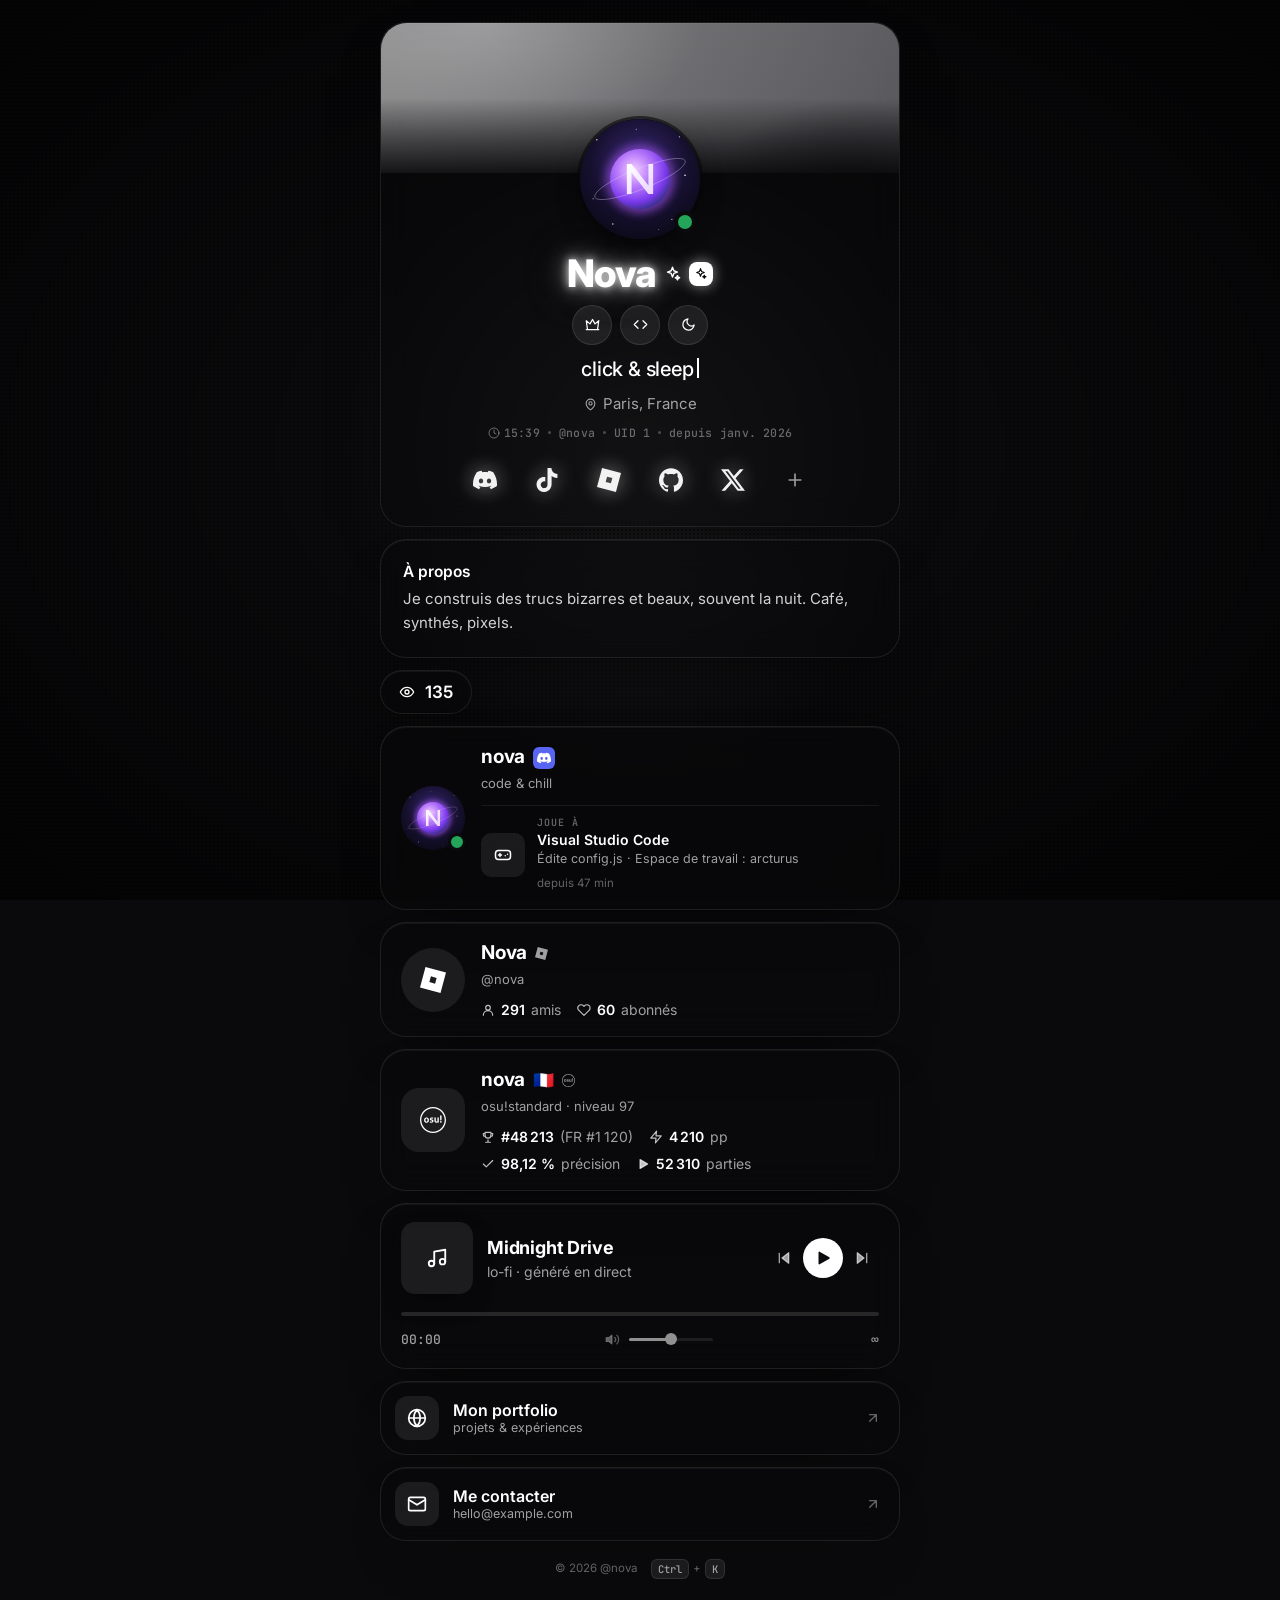
<file: design/preview-profil.html>
<!doctype html><html lang="fr" class="decor-vignette decor-dots fx-spotlight no-glitch preview ready" data-card="glass" data-border="none" data-name="neon" data-links="glass" data-avatar="circle" data-ring="none" data-valign="center" style="--accent: #f4f4f5; --accent2: #a1a1aa; --accent-rgb: 244 244 245; --accent2-rgb: 161 161 170; --display: &quot;Inter&quot;, &quot;Inter&quot;, system-ui, sans-serif; --font: &quot;Inter&quot;, system-ui, -apple-system, &quot;Segoe UI&quot;, Roboto, sans-serif; --card-op: 0.5; --card-blur: 16px; --card-radius: 26px; --col-w: 520px; --col-gap: 12px; --shadow: 1;"><head>
  <meta charset="utf-8">
  <meta name="viewport" content="width=device-width, initial-scale=1, viewport-fit=cover">
  <title>Aperçu — profil</title>
  <meta name="description" content="Nova — tous mes liens au même endroit.">
  <meta name="theme-color" content="#f4f4f5">
  <meta name="color-scheme" content="dark">
  <meta property="og:type" content="profile">
  <meta property="og:title" content="@nova">
  <meta property="og:description" content="Tous mes liens au même endroit.">
  <meta name="twitter:card" content="summary">
  <link rel="icon" href="[data-uri]" type="image/svg+xml">
  <link rel="preconnect" href="https://fonts.googleapis.com">
  <link rel="preconnect" href="https://fonts.gstatic.com" crossorigin="">
  <link rel="stylesheet" href="https://fonts.googleapis.com/css2?family=Inter:wght@400;500;600;700;800&amp;family=JetBrains+Mono:wght@400;500&amp;family=Space+Grotesk:wght@500;600;700&amp;display=swap">
  
<style id="custom-css"></style><style>/* ==========================================================================
   style.css — Arcturus · profil public en widgets
   ========================================================================== */
@property --ang { syntax: '<angle>'; inherits: false; initial-value: 0deg; }

:root {
  --accent: #f4f4f5;
  --accent2: #a1a1aa;
  --accent-rgb: 244 244 245;
  --accent2-rgb: 161 161 170;
  --bg: #050506;
  --text: #ffffff;
  --muted: rgb(255 255 255 / .62);
  --faint: rgb(255 255 255 / .38);
  --line: rgb(255 255 255 / .09);
  --card-op: .5;
  --card-blur: 16px;
  --card-radius: 26px;
  --font: "Inter", system-ui, -apple-system, "Segoe UI", Roboto, "Helvetica Neue", sans-serif;
  --display: "Inter", system-ui, sans-serif;
  --mono: "JetBrains Mono", ui-monospace, SFMono-Regular, Menlo, Consolas, monospace;
  --ease: cubic-bezier(.2, .8, .2, 1);
  --sx: 50vw; --sy: 50vh;
}

*, *::before, *::after { box-sizing: border-box; }
* { margin: 0; }
html { color-scheme: dark; background: var(--bg); -webkit-text-size-adjust: 100%; overflow-x: hidden; overflow-x: clip; }
body { min-height: 100svh; font-family: var(--font); color: var(--text); overflow-x: hidden; overflow-x: clip; -webkit-font-smoothing: antialiased; line-height: 1.5; }
button { font: inherit; color: inherit; background: none; border: 0; cursor: pointer; padding: 0; }
a { color: inherit; text-decoration: none; }
input, textarea { font: inherit; color: inherit; }
kbd { font: 500 10.5px var(--mono); padding: 2px 6px; border-radius: 6px; background: rgb(255 255 255 / .08); border: 1px solid rgb(255 255 255 / .1); color: var(--muted); }
:focus-visible { outline: 2px solid #fff; outline-offset: 3px; border-radius: 10px; }
::selection { background: rgb(255 255 255 / .25); }
[hidden] { display: none !important; }
.ico { flex: none; display: block; }

/* ------------------------------------------------------------ fond */
#bg { position: fixed; inset: 0; z-index: -2; overflow: hidden; background: var(--bg); }
#bg-media { position: absolute; inset: 0; }
#bg-media::before {
  content: ""; position: absolute; inset: -25%;
  background:
    radial-gradient(40% 40% at 25% 30%, rgb(var(--accent-rgb) / .22), transparent 70%),
    radial-gradient(45% 45% at 78% 72%, rgb(var(--accent2-rgb) / .2), transparent 70%);
  filter: blur(30px);
  animation: drift 26s ease-in-out infinite alternate;
}
@keyframes drift { to { transform: translate(6%, -4%) rotate(8deg) scale(1.1); } }
#bg.mono #bg-media { filter: grayscale(1); }
#bg-gl, #bg-video, #bg-image, #bg-aurora, #bg-grid { position: absolute; inset: 0; width: 100%; height: 100%; display: none; filter: blur(var(--bgblur, 0px)); }
#bg[data-type="shader"]:not(.no-gl) #bg-gl { display: block; }
#bg[data-type="video"] #bg-video { display: block; object-fit: cover; transform: scale(1.04); }
#bg[data-type="image"] #bg-image { display: block; background-size: cover; background-position: center; transform: scale(1.04); }
#bg-dim { position: absolute; inset: 0; background: rgb(0 0 0 / var(--dim, .35)); }

/* aurora : quatre voiles elliptiques flous qui ondulent (CSS pur) */
#bg[data-type="aurora"] #bg-aurora { display: block; overflow: hidden; }
#bg-aurora i {
  position: absolute; left: 50%; top: 50%; width: 120vmax; height: 60vmax; margin: -30vmax 0 0 -60vmax; border-radius: 50%;
  mix-blend-mode: screen; filter: blur(60px); opacity: .55; will-change: transform;
  animation: aurora 18s ease-in-out infinite alternate;
}
#bg-aurora i:nth-child(1) { background: radial-gradient(closest-side, rgb(var(--accent-rgb) / .9), transparent 70%); animation-duration: 17s; }
#bg-aurora i:nth-child(2) { background: radial-gradient(closest-side, rgb(var(--accent2-rgb) / .8), transparent 70%); animation-duration: 23s; animation-delay: -6s; }
#bg-aurora i:nth-child(3) { background: radial-gradient(closest-side, rgb(var(--accent-rgb) / .55), transparent 70%); animation-duration: 29s; animation-delay: -12s; width: 90vmax; }
#bg-aurora i:nth-child(4) { background: radial-gradient(closest-side, #fff2, transparent 70%); animation-duration: 31s; animation-delay: -3s; height: 30vmax; opacity: .35; }
@keyframes aurora {
  0%   { transform: translate(-18%, -22%) rotate(-24deg) scaleX(1.1); }
  50%  { transform: translate(10%, 12%) rotate(10deg) scaleX(.9); }
  100% { transform: translate(20%, -10%) rotate(28deg) scaleX(1.2); }
}
/* grille rétro synthwave */
#bg[data-type="grid"] #bg-grid { display: block; perspective: 480px; overflow: hidden; background: radial-gradient(60% 50% at 50% 42%, rgb(var(--accent2-rgb) / .35), transparent 70%), var(--bg); }
#bg-grid .horizon { position: absolute; left: 0; right: 0; top: 46%; height: 2px; background: linear-gradient(90deg, transparent, var(--accent), var(--accent2), transparent); box-shadow: 0 0 30px 6px rgb(var(--accent-rgb) / .5); }
#bg-grid .floor {
  position: absolute; left: -50%; right: -50%; top: 46%; bottom: -30%;
  transform-origin: top center; transform: rotateX(62deg);
  background-image: linear-gradient(rgb(var(--accent-rgb) / .55) 2px, transparent 2px), linear-gradient(90deg, rgb(var(--accent2-rgb) / .55) 2px, transparent 2px);
  background-size: 100% 64px, 64px 100%;
  animation: gridScroll 2.4s linear infinite;
  -webkit-mask-image: linear-gradient(to bottom, transparent, #000 15%, #000 85%, transparent);
  mask-image: linear-gradient(to bottom, transparent, #000 15%, #000 85%, transparent);
}
@keyframes gridScroll { to { background-position: 0 64px, 0 0; } }

#fx { position: fixed; inset: 0; width: 100%; height: 100%; z-index: -1; pointer-events: none; }
#matrix { position: fixed; inset: 0; width: 100%; height: 100%; z-index: 90; pointer-events: none; opacity: 0; transition: opacity .6s; }
#matrix.on { opacity: .88; }
html.rave #bg { filter: saturate(1.5) contrast(1.05); }

/* ------------------------------------------------------- décorations */
#decor { position: fixed; inset: 0; z-index: 0; pointer-events: none; }
#decor > * { position: absolute; inset: 0; display: none; }
.decor-orbs #decor .orbs { display: block; }
#decor .orbs i {
  position: absolute; width: 38vmin; height: 38vmin; border-radius: 50%; filter: blur(50px); opacity: .45; mix-blend-mode: screen;
  background: radial-gradient(circle at 35% 35%, rgb(var(--accent-rgb) / .8), rgb(var(--accent2-rgb) / .3) 60%, transparent 72%);
  animation: orbFloat 22s ease-in-out infinite alternate;
}
#decor .orbs i:nth-child(1) { left: 8%; top: 12%; }
#decor .orbs i:nth-child(2) { right: 6%; bottom: 10%; width: 46vmin; height: 46vmin; animation-duration: 27s; animation-delay: -9s; }
#decor .orbs i:nth-child(3) { left: 55%; top: -8%; width: 26vmin; height: 26vmin; animation-duration: 19s; animation-delay: -4s; opacity: .3; }
@keyframes orbFloat { 0% { transform: translate(0, 0) scale(1); } 50% { transform: translate(6vw, -5vh) scale(1.12); } 100% { transform: translate(-4vw, 6vh) scale(.95); } }
.fx-spotlight #decor .spotlight { display: block; background: radial-gradient(520px circle at var(--sx) var(--sy), rgb(var(--accent-rgb) / .09), transparent 60%); }
/* trame de points façon halftone */
.decor-dots #decor .dots { display: block; background-image: radial-gradient(rgb(0 0 0 / .55) 1px, transparent 1.4px); background-size: 4px 4px; opacity: .7; }
.decor-noise #decor .noise {
  display: block; opacity: .07; mix-blend-mode: overlay;
  background-image: url("data:image/svg+xml;utf8,<svg xmlns='http://www.w3.org/2000/svg' width='220' height='220'><filter id='n'><feTurbulence type='fractalNoise' baseFrequency='.85' numOctaves='3' stitchTiles='stitch'/><feColorMatrix values='0 0 0 0 1 0 0 0 0 1 0 0 0 0 1 0 0 0 1 0'/></filter><rect width='100%' height='100%' filter='url(%23n)'/></svg>");
  background-size: 220px 220px;
  animation: grain .6s steps(4) infinite;
}
@keyframes grain { 0% { background-position: 0 0; } 25% { background-position: 60px -40px; } 50% { background-position: -30px 70px; } 75% { background-position: 80px 30px; } 100% { background-position: 0 0; } }
.decor-scanlines #decor .scanlines { display: block; background: repeating-linear-gradient(0deg, rgb(0 0 0 / .18) 0 1px, transparent 1px 3px); mix-blend-mode: multiply; }
.decor-vignette #decor .vignette { display: block; background: radial-gradient(ellipse at center, transparent 40%, rgb(0 0 0 / .6) 100%); }

#ripples { position: fixed; inset: 0; z-index: 195; pointer-events: none; }
.ripple { position: absolute; width: 12px; height: 12px; margin: -6px; border-radius: 50%; border: 1.5px solid rgb(255 255 255 / .8); animation: ripple .85s var(--ease) forwards; }
@keyframes ripple { to { transform: scale(14); opacity: 0; border-width: .5px; } }

/* ---------------------------------------------------------- curseur */
#cursor { position: fixed; inset: 0; z-index: 200; pointer-events: none; display: none; }
html.has-cursor #cursor { display: block; }
html.has-cursor, html.has-cursor * { cursor: none !important; }
#cursor i { position: fixed; left: 0; top: 0; border-radius: 50%; transition: opacity .3s; opacity: 0; }
#cursor.on i { opacity: 1; }
.c-dot { width: 7px; height: 7px; margin: -3.5px; background: #fff; transform: translate(var(--x, -100px), var(--y, -100px)); mix-blend-mode: difference; }
.c-ring { width: 38px; height: 38px; margin: -19px; border: 1.5px solid rgb(255 255 255 / .5); transform: translate(var(--rx, -100px), var(--ry, -100px)); transition: width .25s var(--ease), height .25s var(--ease), margin .25s var(--ease), background .25s, border-color .25s, opacity .3s !important; }
#cursor.hover .c-ring { width: 58px; height: 58px; margin: -29px; background: rgb(255 255 255 / .1); border-color: #fff; }
#cursor.down .c-ring { width: 26px; height: 26px; margin: -13px; }

/* ----------------------------------------------------------- 18+ */
.agegate { position: fixed; inset: 0; z-index: 120; display: grid; place-items: center; padding: 20px; background: rgb(5 5 6 / .92); -webkit-backdrop-filter: blur(20px); backdrop-filter: blur(20px); }
.agegate-box { width: min(420px, 100%); padding: 32px 28px; border-radius: 24px; background: rgb(12 12 15 / .9); border: 1px solid rgb(255 255 255 / .12); text-align: center; display: flex; flex-direction: column; align-items: center; gap: 12px; }
.agegate-box h2 { font: 800 40px/1 var(--display); letter-spacing: -.04em; }
.agegate-box p { color: var(--muted); font-size: 15px; }
.agegate-btns { display: flex; gap: 8px; margin-top: 10px; flex-wrap: wrap; justify-content: center; }
.ag-btn { padding: 11px 18px; border-radius: 999px; font-weight: 600; font-size: 14px; border: 1px solid rgb(255 255 255 / .18); color: #fff; }
.ag-btn.primary { background: #fff; color: #000; border-color: transparent; }
body.gated #splash { display: none; }

/* ------------------------------------------------- écran d'entrée */
#splash {
  position: fixed; inset: 0; z-index: 100; display: grid; place-items: center; padding: 24px;
  background: rgb(5 5 6 / .55); -webkit-backdrop-filter: blur(24px); backdrop-filter: blur(24px);
  cursor: pointer; outline: none;
  transition: opacity .8s ease, backdrop-filter .8s ease, -webkit-backdrop-filter .8s ease;
}
#splash.leaving { opacity: 0; -webkit-backdrop-filter: blur(0); backdrop-filter: blur(0); pointer-events: none; }
.splash-inner { display: flex; flex-direction: column; align-items: center; gap: 22px; text-align: center; transition: transform .9s cubic-bezier(.7, 0, .2, 1), opacity .6s ease; }
#splash.leaving .splash-inner { transform: scale(1.1); opacity: 0; }
.splash-name { font: 800 clamp(44px, 11vw, 80px)/1 var(--display); letter-spacing: -.04em; min-height: 1.05em; color: #fff; text-shadow: 0 0 18px rgb(255 255 255 / .6), 0 0 60px rgb(var(--accent-rgb) / .4); }
.splash-name::after { content: ""; display: inline-block; width: 4px; height: .72em; margin-left: 8px; background: #fff; vertical-align: -.02em; animation: blink 1s steps(1) infinite; }
.splash-cta { font: 500 12px var(--mono); letter-spacing: .34em; text-transform: uppercase; color: var(--muted); animation: breathe 2.6s ease-in-out infinite; }
.splash-cta::before { content: "[ "; color: var(--faint); } .splash-cta::after { content: " ]"; color: var(--faint); }
@keyframes breathe { 50% { opacity: .35; } }
.splash-hint { display: flex; align-items: center; gap: 8px; font-size: 12px; color: var(--faint); }
@keyframes blink { 50% { opacity: 0; } }

/* ----------------------------------------------------------- outils */
#tools {
  position: fixed; top: 12px; right: 12px; z-index: 60; display: flex; gap: 2px; padding: 4px; border-radius: 999px;
  background: rgb(8 8 10 / .5); -webkit-backdrop-filter: blur(12px); backdrop-filter: blur(12px); border: 1px solid var(--line);
  opacity: 0; transform: translateY(-6px); transition: opacity .5s .6s, transform .5s .6s var(--ease);
}
body.entered #tools { opacity: 1; transform: none; }
.tool { width: 32px; height: 32px; border-radius: 50%; display: grid; place-items: center; color: var(--faint); transition: color .2s, background .2s; }
.tool:hover { color: #fff; background: rgb(255 255 255 / .1); }

/* ---------------------------------------------------------- colonne */
#stage { position: relative; z-index: 1; min-height: 100svh; display: grid; place-items: center; padding: clamp(16px, 4vw, 44px) 12px; perspective: 1400px; }
html[data-valign="top"] #stage { place-items: start center; }
.column { width: min(100%, var(--col-w, 520px)); display: flex; flex-direction: column; gap: var(--col-gap, 12px); will-change: transform; --bass: 0; }
body:not(.entered) .column { opacity: 0; pointer-events: none; }
body.entered .column { animation: colIn .9s var(--ease) both; }
@keyframes colIn { from { opacity: 0; translate: 0 22px; scale: .97; } to { opacity: 1; translate: 0 0; scale: 1; } }
.reveal { opacity: 0; }
body.entered .reveal { animation: rise .8s var(--ease) both; animation-delay: calc(var(--i, 0) * 70ms + 120ms); }
@keyframes rise { from { opacity: 0; transform: translateY(14px); filter: blur(6px); } to { opacity: 1; transform: none; filter: none; } }
body.entered .column.rebuilt .reveal { animation: none; opacity: 1; }

/* ----------------------------------------------------------- widget */
.widget {
  position: relative; border-radius: var(--card-radius); padding: 22px;
  background: rgb(8 8 10 / var(--card-op));
  -webkit-backdrop-filter: blur(var(--card-blur)) saturate(1.2); backdrop-filter: blur(var(--card-blur)) saturate(1.2);
  border: 1px solid var(--line);
  box-shadow: 0 calc(24px * var(--shadow, 1)) calc(60px * var(--shadow, 1)) -32px rgb(0 0 0 / .85), inset 0 1px 0 rgb(255 255 255 / .05);
  --mx: 50%; --my: 0%;
}
html[data-card="solid"] .widget { background: #0c0c0f; -webkit-backdrop-filter: none; backdrop-filter: none; border-color: rgb(255 255 255 / .1); }
html[data-card="outline"] .widget { background: rgb(8 8 10 / calc(var(--card-op) * .5)); border-color: rgb(var(--accent-rgb) / .4); }
html[data-card="neon"] .widget { border-color: rgb(var(--accent-rgb) / .7); box-shadow: 0 0 0 1px rgb(var(--accent-rgb) / .25), 0 0 28px rgb(var(--accent-rgb) / .35), 0 0 70px rgb(var(--accent2-rgb) / .2), 0 24px 60px -32px rgb(0 0 0 / .85); }
.widget::before {
  content: ""; position: absolute; inset: 0; border-radius: inherit; padding: 1.5px; pointer-events: none; opacity: .9;
  -webkit-mask: linear-gradient(#000 0 0) content-box, linear-gradient(#000 0 0); -webkit-mask-composite: xor; mask-composite: exclude;
  display: none;
}
html[data-border="spotlight"] .widget::before { display: block; background: radial-gradient(380px circle at var(--mx) var(--my), rgb(var(--accent-rgb) / .9), rgb(var(--accent2-rgb) / .4) 35%, transparent 62%); }
html[data-border="gradient"] .widget::before { display: block; background: conic-gradient(from var(--ang), var(--accent), var(--accent2), transparent 40%, transparent 60%, var(--accent)); animation: ang 6s linear infinite; }
@keyframes ang { to { --ang: 360deg; } }
html.rave .widget { border-color: var(--accent); box-shadow: 0 0 40px rgb(var(--accent-rgb) / .3); }

/* ----------------------------------------------------------- profil */
.w-profile { display: flex; flex-direction: column; align-items: center; text-align: center; gap: 10px; padding-top: 28px; padding-bottom: 26px; }
.banner { position: relative; width: calc(100% + 44px); margin: -28px -22px 0; height: 150px; border-radius: var(--card-radius) var(--card-radius) 0 0; overflow: hidden; background-size: cover; background-position: center; }
.banner.gradient { background: linear-gradient(120deg, rgb(var(--accent-rgb) / .55), rgb(var(--accent2-rgb) / .45) 60%, rgb(var(--accent-rgb) / .25)); background-size: 200% 200%; animation: bannerShift 14s ease-in-out infinite alternate; }
.banner.gradient::before { content: ""; position: absolute; inset: 0; background: radial-gradient(70% 140% at 20% 0%, rgb(255 255 255 / .22), transparent 60%), radial-gradient(40% 80% at 90% 100%, rgb(0 0 0 / .4), transparent 60%); }
.banner::after { content: ""; position: absolute; inset: 0; background: linear-gradient(to bottom, transparent 50%, rgb(8 8 10 / .9)); }
@keyframes bannerShift { to { background-position: 100% 50%; } }
.w-profile.has-banner .avatar { margin-top: -64px; }
.avatar { position: relative; width: 120px; height: 120px; --shape: 50%; z-index: 1; }
html[data-avatar="rounded"] .avatar { --shape: 30%; }
html[data-avatar="hexagon"] .avatar { --shape: 0; }
.avatar .ring { position: absolute; inset: -4px; border-radius: var(--shape); background: conic-gradient(from var(--ang), var(--accent), var(--accent2), var(--accent)); animation: ang 5s linear infinite; box-shadow: 0 0 calc(12px + var(--bass) * 36px) rgb(var(--accent-rgb) / calc(.25 + var(--bass) * .5)); }
html[data-ring="pulse"] .avatar .ring { background: var(--accent); animation: ringPulse 2.4s ease-out infinite; }
@keyframes ringPulse { 0% { box-shadow: 0 0 0 0 rgb(var(--accent-rgb) / .6); } 100% { box-shadow: 0 0 0 18px rgb(var(--accent-rgb) / 0); } }
html[data-ring="none"] .avatar .ring { display: none; }
html[data-avatar="hexagon"] .avatar .ring, html[data-avatar="hexagon"] .avatar .frame { clip-path: polygon(50% 0, 93% 25%, 93% 75%, 50% 100%, 7% 75%, 7% 25%); }
.avatar .frame { position: absolute; inset: 0; border-radius: var(--shape); overflow: hidden; background: #0b0b0e; padding: 3px; display: block; box-shadow: 0 10px 30px -10px rgb(0 0 0 / .8); }
html[data-ring="none"] .avatar .frame { padding: 0; box-shadow: 0 0 0 3px rgb(8 8 10 / .6), 0 10px 30px -10px rgb(0 0 0 / .8); }
html[data-avatar="hexagon"] .avatar .frame { padding: 0; box-shadow: none; }
.avatar img { width: 100%; height: 100%; border-radius: var(--shape); object-fit: cover; display: block; background: #0b0b0e; user-select: none; transform: scale(calc(1 + var(--bass) * .02)); }
html[data-avatar="hexagon"] .avatar img { clip-path: polygon(50% 0, 93% 25%, 93% 75%, 50% 100%, 7% 75%, 7% 25%); border-radius: 0; }
.status { position: absolute; right: 4px; bottom: 6px; width: 22px; height: 22px; border-radius: 50%; border: 4px solid #0b0b0e; background: #80848e; z-index: 2; transition: background .3s; }
.status[data-status="online"], .dc-status[data-status="online"] { background: #23a55a; }
.status[data-status="idle"], .dc-status[data-status="idle"] { background: #f0b232; }
.status[data-status="dnd"], .dc-status[data-status="dnd"] { background: #f23f43; }
.status[data-status="none"] { display: none; }

.name { display: flex; align-items: center; justify-content: center; gap: 8px; margin-top: 4px; font: 800 clamp(30px, 7.5vw, 38px)/1.1 var(--display); letter-spacing: -.03em; }
.name-text { color: #fff; }
html[data-name="neon"] .name-text { text-shadow: 0 0 8px rgb(255 255 255 / .85), 0 0 22px rgb(var(--accent-rgb) / .7), 0 0 48px rgb(var(--accent2-rgb) / .35); }
html[data-name="shimmer"] .name-text { background: linear-gradient(100deg, #fff 20%, rgb(var(--accent-rgb)) 42%, rgb(var(--accent2-rgb)) 58%, #fff 80%); background-size: 260% 100%; -webkit-background-clip: text; background-clip: text; color: transparent; animation: shimmer 8s linear infinite; }
html[data-name="rainbow"] .name-text { background: linear-gradient(90deg, #ff6b6b, #ffd93d, #6bcb77, #4d96ff, #c77dff, #ff6b6b); background-size: 300% 100%; -webkit-background-clip: text; background-clip: text; color: transparent; animation: shimmer 6s linear infinite; }
@keyframes shimmer { to { background-position: -260% 0; } }
html.rave .name-text { animation-duration: 2.5s; }
html:not(.no-glitch) .name-text.glitching { animation: glitch .52s steps(1) 1; }
@keyframes glitch {
  0%   { text-shadow: 3px 0 rgb(var(--accent2-rgb)), -3px 0 rgb(var(--accent-rgb)); transform: translate(-2px, 0) skewX(-6deg); }
  36%  { text-shadow: -3px 0 rgb(var(--accent2-rgb)), 3px 0 rgb(var(--accent-rgb)); transform: translate(2px, 1px) skewX(4deg); }
  72%  { text-shadow: 2px 0 rgb(var(--accent-rgb)), -2px 0 rgb(var(--accent2-rgb)); transform: translate(-1px, 0); }
  100% { text-shadow: none; transform: none; }
}
.verified { color: #fff; display: grid; filter: drop-shadow(0 0 8px rgb(255 255 255 / .8)); }
.plan-badge { display: grid; place-items: center; width: 24px; height: 24px; border-radius: 8px; color: #000; background: #fff; box-shadow: 0 0 14px rgb(255 255 255 / .55); }
.plan-badge[data-plan="vip"] { background: linear-gradient(135deg, #FFF3DC 0%, #FFC46B 48%, #FF8A2E 100%); box-shadow: 0 0 16px rgb(255 162 74 / .6); }
.brandlink .mark { color: #FFA24A; }
.badges { display: flex; justify-content: center; flex-wrap: wrap; gap: 8px; }
.badge { width: 40px; height: 40px; border-radius: 999px; display: grid; place-items: center; color: #fff; background: rgb(255 255 255 / .08); border: 1px solid rgb(255 255 255 / .1); transition: transform .2s var(--ease), background .2s; }
.badge:hover { transform: translateY(-2px); background: rgb(255 255 255 / .16); }
.bio { min-height: 1.6em; font: 500 20px/1.4 var(--font); color: #fff; letter-spacing: -.01em; }
.caret { display: inline-block; width: 2px; height: 1em; margin-left: 3px; vertical-align: -2px; background: #fff; animation: blink 1s steps(1) infinite; }
.from { display: inline-flex; align-items: center; gap: 6px; font-size: 15px; color: var(--muted); margin-top: -4px; }
.meta { display: flex; flex-wrap: wrap; justify-content: center; align-items: center; gap: 8px; font: 500 11.5px var(--mono); color: var(--faint); letter-spacing: .02em; }
.meta .sep { width: 3px; height: 3px; border-radius: 50%; background: rgb(255 255 255 / .25); }
.meta .m-time { display: inline-flex; align-items: center; gap: 4px; }
.meta .m-pronouns { padding: 1px 7px; border-radius: 999px; border: 1px solid rgb(255 255 255 / .14); color: var(--muted); }
.socials { display: flex; flex-wrap: wrap; justify-content: center; align-items: center; gap: 8px 22px; margin-top: 10px; }
.social { width: 40px; height: 40px; display: grid; place-items: center; color: #fff; filter: drop-shadow(0 0 10px rgb(255 255 255 / .55)); transition: transform .2s var(--ease), filter .2s, opacity .2s; opacity: .95; }
.social:hover { transform: scale(1.15); filter: drop-shadow(0 0 16px rgb(255 255 255 / .9)); opacity: 1; }
.social.extra { display: none; }
.socials.expanded .social.extra { display: grid; }
.social.more { color: var(--muted); filter: none; }
.social.more:hover { color: #fff; }

/* -------------------------------------------------------- à propos */
.w-about h3 { font: 600 15.5px var(--font); color: #fff; margin-bottom: 6px; }
.w-about p { font-size: 15px; line-height: 1.6; color: rgb(255 255 255 / .82); white-space: pre-line; }

/* ------------------------------------------------------------- vues */
.w-views { display: inline-flex; align-items: center; gap: 10px; align-self: flex-start; padding: 11px 18px; border-radius: 999px; font: 600 17px var(--font); color: #fff; }
.w-views .ico { color: #fff; }

/* ---------------------------------------------------------- discord */
.w-discord { display: flex; align-items: center; gap: 16px; padding: 16px 20px; }
.dc-avatar { position: relative; flex: none; width: 64px; height: 64px; }
.dc-avatar img { width: 100%; height: 100%; border-radius: 50%; object-fit: cover; display: block; background: #0b0b0e; }
.dc-status { position: absolute; right: -1px; bottom: -1px; width: 18px; height: 18px; border-radius: 50%; border: 3px solid #0b0b0e; background: #80848e; }
.dc-body { min-width: 0; flex: 1; display: flex; flex-direction: column; gap: 2px; }
.dc-name { display: flex; align-items: center; gap: 8px; min-width: 0; }
.dc-name b { font-size: 19px; font-weight: 700; white-space: nowrap; overflow: hidden; text-overflow: ellipsis; letter-spacing: -.01em; }
.dc-check { display: grid; place-items: center; width: 22px; height: 22px; border-radius: 6px; color: #fff; background: #5865f2; flex: none; }
.dc-sub { font-size: 13px; color: var(--muted); white-space: nowrap; overflow: hidden; text-overflow: ellipsis; }
.dc-act { display: flex; align-items: center; gap: 12px; margin-top: 10px; padding-top: 10px; border-top: 1px solid rgb(255 255 255 / .07); }
.act-art { position: relative; flex: none; width: 44px; height: 44px; border-radius: 10px; overflow: hidden; display: grid; place-items: center; color: #fff; background: rgb(255 255 255 / .08); }
.act-art img { position: absolute; inset: 0; width: 100%; height: 100%; object-fit: cover; }
.act-body { min-width: 0; flex: 1; }
.act-kicker { display: flex; align-items: center; font: 600 10px var(--mono); letter-spacing: .1em; text-transform: uppercase; color: var(--faint); }
.act-title { font-weight: 600; font-size: 14px; white-space: nowrap; overflow: hidden; text-overflow: ellipsis; }
.act-sub, .act-time { font-size: 12.5px; color: var(--muted); white-space: nowrap; overflow: hidden; text-overflow: ellipsis; }
.act-time { color: var(--faint); font-size: 11.5px; }
.act-bar { margin-top: 6px; height: 3px; border-radius: 3px; background: rgb(255 255 255 / .12); overflow: hidden; }
.act-bar i { display: block; height: 100%; width: 0; border-radius: 3px; background: #fff; }
.eq { display: inline-flex; gap: 2px; align-items: flex-end; height: 10px; margin-right: 6px; }
.eq i { width: 2px; background: currentColor; border-radius: 2px; animation: eq 1s ease-in-out infinite; height: 40%; }
.eq i:nth-child(2) { animation-delay: -.3s; } .eq i:nth-child(3) { animation-delay: -.65s; }
@keyframes eq { 50% { height: 100%; } }

/* ---------------------------------------- intégrations (Roblox, osu!) */
.w-roblox, .w-osu { display: flex; align-items: center; gap: 16px; padding: 16px 20px; }
.ig-avatar { position: relative; flex: none; width: 64px; height: 64px; border-radius: 50%; display: grid; place-items: center; color: #fff; background: rgb(255 255 255 / .08); overflow: visible; }
.w-osu .ig-avatar { border-radius: 18px; }
.ig-avatar > .ico { position: absolute; }
.ig-avatar img { position: relative; width: 100%; height: 100%; object-fit: cover; display: block; border-radius: inherit; background: #0b0b0e; }
.ig-status { position: absolute; right: -1px; bottom: -1px; width: 18px; height: 18px; border-radius: 50%; border: 3px solid #0b0b0e; background: #80848e; }
.ig-status[data-status="none"] { display: none; }
.ig-status[data-status="online"] { background: #3b82f6; }
.ig-status[data-status="ingame"] { background: #23a55a; }
.ig-status[data-status="studio"] { background: #f0b232; }
.ig-body { min-width: 0; flex: 1; display: flex; flex-direction: column; gap: 2px; }
.ig-name { display: flex; align-items: center; gap: 8px; min-width: 0; }
.ig-name b { display: inline-flex; align-items: center; gap: 8px; font-size: 19px; font-weight: 700; letter-spacing: -.01em; white-space: nowrap; overflow: hidden; text-overflow: ellipsis; }
.ig-flag { font-size: 17px; line-height: 1; }
.ig-brand { color: var(--muted); display: grid; }
.ig-sub { font-size: 13px; color: var(--muted); white-space: nowrap; overflow: hidden; text-overflow: ellipsis; }
.ig-stats { display: flex; flex-wrap: wrap; gap: 6px 16px; margin-top: 8px; font-size: 14px; }
.ig-stat { display: inline-flex; align-items: center; gap: 6px; color: var(--muted); }
.ig-stat .ico { color: rgb(255 255 255 / .75); }
.ig-stat b { font-weight: 600; color: #fff; }

/* ----------------------------------------------------- lecteur intégré */
.w-embed { padding: 8px; }
.em-head { display: flex; align-items: center; gap: 8px; padding: 8px 12px 10px; font-size: 13px; color: var(--muted); }
.em-frame iframe { display: block; width: 100%; border: 0; border-radius: calc(var(--card-radius) - 8px); background: #000; }

/* ---------------------------------------------------------- musique */
.w-music { padding: 18px 20px 16px; }
.p-top { display: flex; align-items: center; gap: 14px; }
.p-cover { position: relative; flex: none; width: 72px; height: 72px; border-radius: 14px; overflow: hidden; display: grid; place-items: center; color: #fff; background: rgb(255 255 255 / .08); box-shadow: 0 10px 30px -12px rgb(0 0 0 / .9); transform: scale(calc(1 + var(--bass, 0) * .05)); }
.p-cover img { position: absolute; inset: 0; width: 100%; height: 100%; object-fit: cover; }
.p-meta { flex: 1; min-width: 0; }
.p-title { font-weight: 700; font-size: 18px; letter-spacing: -.01em; white-space: nowrap; overflow: hidden; text-overflow: ellipsis; }
.p-artist { font-size: 14px; color: var(--muted); white-space: nowrap; overflow: hidden; text-overflow: ellipsis; }
.p-tag { flex: none; padding: 7px 13px; border-radius: 999px; font-size: 12.5px; color: rgb(255 255 255 / .85); background: rgb(255 255 255 / .08); border: 1px solid rgb(255 255 255 / .1); }
.p-ctrl { display: flex; align-items: center; gap: 2px; flex: none; }
.p-btn { width: 34px; height: 34px; border-radius: 50%; display: grid; place-items: center; color: var(--muted); transition: background .2s, color .2s, transform .15s; }
.p-btn:hover { background: rgb(255 255 255 / .1); color: #fff; }
.p-btn:active { transform: scale(.92); }
.p-play { width: 40px; height: 40px; background: #fff; color: #0b0b0e; }
.p-play:hover { background: #fff; color: #000; transform: scale(1.06); }
.p-track { position: relative; margin-top: 18px; height: 4px; border-radius: 4px; background: rgb(255 255 255 / .12); }
.p-track::before { content: ""; position: absolute; inset: -9px 0; }
.seekable .p-track { cursor: pointer; }
.p-fill { display: block; height: 100%; width: 0; border-radius: 4px; background: #fff; box-shadow: 0 0 10px rgb(255 255 255 / .5); }
.p-times { display: flex; align-items: center; justify-content: space-between; gap: 10px; margin-top: 10px; font: 500 13px var(--mono); color: var(--muted); font-variant-numeric: tabular-nums; }
.p-volrow { display: flex; align-items: center; gap: 4px; opacity: .55; transition: opacity .2s; }
.w-music:hover .p-volrow { opacity: 1; }
.p-volrow .p-btn { width: 26px; height: 26px; }
.p-vol { width: 84px; }
input[type="range"] { -webkit-appearance: none; appearance: none; background: transparent; height: 18px; cursor: pointer; }
input[type="range"]::-webkit-slider-runnable-track { height: 3px; border-radius: 3px; background: linear-gradient(90deg, #fff var(--val, 50%), rgb(255 255 255 / .16) var(--val, 50%)); }
input[type="range"]::-webkit-slider-thumb { -webkit-appearance: none; width: 12px; height: 12px; margin-top: -4.5px; border-radius: 50%; background: #fff; }
input[type="range"]::-moz-range-track { height: 3px; border-radius: 3px; background: rgb(255 255 255 / .16); }
input[type="range"]::-moz-range-progress { height: 3px; border-radius: 3px; background: #fff; }
input[type="range"]::-moz-range-thumb { width: 12px; height: 12px; border: 0; border-radius: 50%; background: #fff; }

/* ------------------------------------------------------------ liens */
.links { display: flex; flex-direction: column; gap: 12px; }
.link { display: flex; align-items: center; gap: 14px; padding: 14px 18px 14px 14px; overflow: hidden; transition: transform .18s ease-out, border-color .25s, background .25s; }
.link::after { content: ""; position: absolute; inset: 0; pointer-events: none; transform: translateX(-120%); background: linear-gradient(105deg, transparent 30%, rgb(255 255 255 / .08) 50%, transparent 70%); transition: transform .7s var(--ease); }
.link:hover { border-color: rgb(255 255 255 / .2); background: rgb(14 14 18 / var(--card-op)); }
.link:hover::after { transform: translateX(120%); }
.l-ico { flex: none; width: 44px; height: 44px; border-radius: 13px; display: grid; place-items: center; color: #fff; background: rgb(255 255 255 / .08); }
.l-txt { flex: 1; min-width: 0; display: flex; flex-direction: column; text-align: left; line-height: 1.3; }
.l-txt b { font-weight: 600; font-size: 16px; display: inline-flex; align-items: center; gap: 8px; }
.l-badge { font: 600 10px var(--mono); letter-spacing: .08em; text-transform: uppercase; padding: 2px 7px; border-radius: 999px; background: #fff; color: #000; }
.link.accent { background: linear-gradient(135deg, rgb(var(--accent-rgb) / .22), rgb(var(--accent2-rgb) / .16)), rgb(8 8 10 / var(--card-op)); border-color: rgb(var(--accent-rgb) / .45); }
.link.accent .l-ico { background: #fff; color: #000; }
.w-music.no-vol .p-volrow { display: none; }
.l-txt small { font-size: 12.5px; color: var(--muted); white-space: nowrap; overflow: hidden; text-overflow: ellipsis; }
.l-go { color: var(--faint); transition: transform .25s var(--ease), color .25s; }
.link:hover .l-go { transform: translate(3px, -3px); color: #fff; }
html[data-links="solid"] .link { background: #fff; border-color: transparent; color: #0b0b0e; }
html[data-links="solid"] .link .l-ico { background: rgb(0 0 0 / .08); color: #0b0b0e; }
html[data-links="solid"] .link .l-txt small, html[data-links="solid"] .link .l-go { color: rgb(0 0 0 / .55); }
html[data-links="solid"] .link:hover { background: #f4f4f5; }
html[data-links="solid"] .link:hover .l-go { color: #000; }
html[data-links="outline"] .link { background: transparent; -webkit-backdrop-filter: none; backdrop-filter: none; border-color: rgb(255 255 255 / .22); }
html[data-links="outline"] .link:hover { background: rgb(255 255 255 / .06); border-color: rgb(255 255 255 / .5); }
html[data-links="neon"] .link { border-color: rgb(var(--accent-rgb) / .55); box-shadow: 0 0 14px rgb(var(--accent-rgb) / .2), inset 0 0 14px rgb(var(--accent-rgb) / .05); }
html[data-links="neon"] .link:hover { border-color: var(--accent); box-shadow: 0 0 26px rgb(var(--accent-rgb) / .45); }
html[data-links="neon"] .link .l-ico { color: var(--accent); box-shadow: 0 0 12px rgb(var(--accent-rgb) / .35); }

.foot { display: flex; align-items: center; justify-content: center; gap: 14px; padding: 6px 4px 0; font-size: 11.5px; color: var(--faint); }
.foot .hint { display: inline-flex; align-items: center; gap: 4px; }
.brandlink { display: inline-flex; align-items: center; gap: 5px; padding: 4px 10px; border-radius: 999px; border: 1px solid var(--line); color: var(--faint); transition: color .2s, border-color .2s; }
.brandlink:hover { color: #fff; border-color: rgb(255 255 255 / .3); }

/* ----------------------------------------------------------- tooltips */
:where([data-tip]) { position: relative; }
[data-tip]::after {
  content: attr(data-tip); position: absolute; left: 50%; bottom: calc(100% + 9px); z-index: 20;
  transform: translate(-50%, 4px); white-space: nowrap; pointer-events: none; opacity: 0;
  padding: 5px 10px; border-radius: 8px; font: 500 11.5px var(--font); color: #fff; letter-spacing: 0; text-shadow: none;
  background: rgb(14 14 18 / .96); border: 1px solid rgb(255 255 255 / .12); box-shadow: 0 8px 24px rgb(0 0 0 / .45);
  transition: opacity .18s, transform .18s var(--ease);
}
[data-tip][data-tip-side="bottom"]::after { bottom: auto; top: calc(100% + 9px); transform: translate(-50%, -4px); }
[data-tip]:hover::after, [data-tip]:focus-visible::after { opacity: 1; transform: translate(-50%, 0); }
#tools [data-tip]::after { left: auto; right: 0; transform: translate(0, -4px); }
#tools [data-tip]:hover::after { transform: translate(0, 0); }
.w-views[data-tip]::after { left: 0; transform: translate(0, 4px); }
.w-views[data-tip]:hover::after { transform: translate(0, 0); }

/* ------------------------------------------------------------- toasts */
#toasts { position: fixed; left: 50%; bottom: max(22px, env(safe-area-inset-bottom)); transform: translateX(-50%); z-index: 300; display: flex; flex-direction: column; gap: 8px; align-items: center; pointer-events: none; }
.toast { display: flex; align-items: center; gap: 9px; padding: 10px 16px; border-radius: 999px; font-size: 13.5px; white-space: nowrap; background: rgb(14 14 18 / .92); -webkit-backdrop-filter: blur(14px); backdrop-filter: blur(14px); border: 1px solid rgb(255 255 255 / .12); box-shadow: 0 12px 40px rgb(0 0 0 / .5); opacity: 0; transform: translateY(12px) scale(.96); transition: opacity .3s, transform .4s var(--ease); }
.toast .ico { color: #fff; }
.toast.in { opacity: 1; transform: none; }

/* ----------------------------------------------------------- overlays */
.overlay { position: fixed; inset: 0; z-index: 150; display: grid; visibility: hidden; opacity: 0; transition: opacity .25s, visibility 0s .25s; }
.overlay[data-open="true"] { visibility: visible; opacity: 1; transition: opacity .25s; }
.ov-backdrop { position: absolute; inset: 0; background: rgb(3 3 5 / .5); -webkit-backdrop-filter: blur(6px); backdrop-filter: blur(6px); }

/* palette */
.pal { place-items: start center; padding: 14vh 12px 0; }
.pal-box { position: relative; width: min(620px, 100%); max-height: 66vh; display: flex; flex-direction: column; overflow: hidden; border-radius: 20px; background: rgb(12 12 15 / .92); -webkit-backdrop-filter: blur(30px); backdrop-filter: blur(30px); border: 1px solid rgb(255 255 255 / .1); box-shadow: 0 40px 100px -20px rgb(0 0 0 / .9); transform: translateY(-12px) scale(.98); transition: transform .35s var(--ease); }
.overlay[data-open="true"] .pal-box { transform: none; }
.pal-head { display: flex; align-items: center; gap: 12px; padding: 16px 18px; border-bottom: 1px solid var(--line); color: var(--faint); }
.pal-input { flex: 1; min-width: 0; background: none; border: 0; outline: none; font-size: 16px; color: #fff; }
.pal-input::placeholder { color: var(--faint); }
.pal-list { list-style: none; padding: 8px; margin: 0; overflow-y: auto; overscroll-behavior: contain; }
.pal-group { padding: 12px 12px 6px; font: 600 10.5px var(--mono); letter-spacing: .12em; text-transform: uppercase; color: var(--faint); }
.pal-item { display: flex; align-items: center; gap: 12px; padding: 10px 12px; border-radius: 12px; cursor: pointer; color: var(--muted); }
.pal-item[aria-selected="true"] { background: rgb(255 255 255 / .09); color: #fff; }
.pi-ico { width: 30px; height: 30px; border-radius: 9px; display: grid; place-items: center; background: rgb(255 255 255 / .06); color: #fff; flex: none; }
.pi-t { flex: 1; min-width: 0; white-space: nowrap; overflow: hidden; text-overflow: ellipsis; font-size: 14.5px; }
.pi-g { font: 500 10.5px var(--mono); letter-spacing: .08em; text-transform: uppercase; color: var(--faint); }
.pal-empty { padding: 28px 12px; text-align: center; color: var(--faint); font-size: 14px; }
.pal-foot { display: flex; align-items: center; gap: 16px; padding: 10px 18px; border-top: 1px solid var(--line); font-size: 11.5px; color: var(--faint); }
.pal-foot span { display: inline-flex; align-items: center; gap: 4px; }
.pal-tip { margin-left: auto; }

/* terminal */
.term { place-items: center; padding: 12px; }
.term-win { position: relative; width: min(780px, 100%); height: min(500px, 74vh); display: flex; flex-direction: column; overflow: hidden; border-radius: 16px; font: 13px/1.6 var(--mono); background: rgb(7 7 9 / .94); -webkit-backdrop-filter: blur(26px); backdrop-filter: blur(26px); border: 1px solid rgb(255 255 255 / .1); box-shadow: 0 40px 100px -20px rgb(0 0 0 / .9); transform: translateY(16px) scale(.97); transition: transform .4s var(--ease); }
.overlay[data-open="true"] .term-win { transform: none; }
.term-bar { display: grid; grid-template-columns: 70px 1fr 70px; align-items: center; padding: 11px 14px; border-bottom: 1px solid var(--line); background: rgb(255 255 255 / .03); }
.dots { display: flex; gap: 7px; }
.dots i { width: 12px; height: 12px; border-radius: 50%; background: #ff5f57; cursor: pointer; }
.dots i:nth-child(2) { background: #febc2e; cursor: default; } .dots i:nth-child(3) { background: #28c840; cursor: default; }
.term-title { text-align: center; color: var(--faint); font-size: 12px; }
.term-out { flex: 1; overflow-y: auto; padding: 14px 16px 6px; overscroll-behavior: contain; }
.t-line { white-space: pre-wrap; word-break: break-word; color: var(--text); }
.t-line.dim { color: var(--faint); } .t-line.hi { color: #fff; font-weight: 600; } .t-line.err { color: #ff7b8a; } .t-line.ok { color: #7ee2a8; }
.t-cmd, .term-prompt { color: rgb(255 255 255 / .85); }
.t-art { color: var(--muted); white-space: pre; }
.t-line a { color: #fff; text-decoration: underline; text-underline-offset: 3px; }
.term-line { display: flex; align-items: center; gap: 8px; padding: 10px 16px 14px; border-top: 1px solid rgb(255 255 255 / .04); }
.term-prompt { white-space: nowrap; }
.term-in { flex: 1; min-width: 0; background: none; border: 0; outline: none; font: inherit; color: #fff; caret-color: #fff; }

/* réglages rapides */
.studio { pointer-events: none; }
.st-panel { pointer-events: auto; position: absolute; top: 12px; right: 12px; bottom: 12px; width: min(380px, calc(100vw - 24px)); display: flex; flex-direction: column; overflow: hidden; border-radius: 22px; background: rgb(12 12 15 / .9); -webkit-backdrop-filter: blur(30px); backdrop-filter: blur(30px); border: 1px solid rgb(255 255 255 / .1); box-shadow: 0 30px 80px -10px rgb(0 0 0 / .8); transform: translateX(calc(100% + 24px)); transition: transform .5s var(--ease); }
.overlay[data-open="true"] .st-panel { transform: none; }
.st-head { display: flex; align-items: center; justify-content: space-between; gap: 12px; padding: 18px 18px 14px; border-bottom: 1px solid var(--line); }
.st-head h2 { font: 700 19px var(--display); letter-spacing: -.02em; }
.st-head p { font-size: 12.5px; color: var(--faint); }
.st-head .tool { width: 32px; height: 32px; border-radius: 50%; display: grid; place-items: center; color: var(--faint); }
.st-head .tool:hover { color: #fff; background: rgb(255 255 255 / .1); }
.st-body { flex: 1; overflow-y: auto; padding: 6px 18px 12px; overscroll-behavior: contain; }
.st-sec { padding: 14px 0 6px; border-bottom: 1px solid rgb(255 255 255 / .05); display: flex; flex-direction: column; gap: 10px; }
.st-sec:last-of-type { border: 0; }
.st-sec h3 { font: 600 10.5px var(--mono); letter-spacing: .14em; text-transform: uppercase; color: var(--faint); }
.st-row { display: flex; align-items: center; justify-content: space-between; gap: 12px; font-size: 13.5px; color: var(--muted); }
.st-row:has(textarea), .st-row:has(.st-text) { flex-direction: column; align-items: stretch; gap: 6px; }
.st-l { white-space: nowrap; }
.st-text { width: 100%; padding: 9px 12px; border-radius: 11px; background: rgb(255 255 255 / .06); border: 1px solid var(--line); outline: none; font-size: 13.5px; resize: vertical; transition: border-color .2s; }
.st-text:focus { border-color: rgb(255 255 255 / .4); }
.st-rwrap { display: flex; align-items: center; gap: 10px; flex: 1; max-width: 190px; }
.st-rwrap input[type="range"] { flex: 1; }
.st-out { min-width: 38px; text-align: right; font: 11px var(--mono); color: var(--faint); }
.st-color { width: 40px; height: 30px; padding: 0; border: 1px solid var(--line); border-radius: 9px; background: none; cursor: pointer; }
.st-color::-webkit-color-swatch-wrapper { padding: 3px; } .st-color::-webkit-color-swatch { border: 0; border-radius: 6px; }
.st-themes { display: flex; gap: 8px; flex-wrap: wrap; }
.st-theme { width: 32px; height: 32px; border-radius: 50%; border: 2px solid transparent; box-shadow: inset 0 0 0 1px rgb(255 255 255 / .2); transition: transform .2s var(--ease); }
.st-theme:hover { transform: scale(1.12); }
.st-theme[aria-pressed="true"] { border-color: #fff; }
.st-presets { display: grid; grid-template-columns: repeat(3, 1fr); gap: 8px; }
.st-preset { display: flex; flex-direction: column; align-items: center; gap: 6px; padding: 8px 4px; border-radius: 12px; font-size: 11.5px; color: var(--muted); background: rgb(255 255 255 / .04); border: 1px solid var(--line); transition: background .2s, transform .2s var(--ease); }
.st-preset:hover { background: rgb(255 255 255 / .09); transform: translateY(-2px); color: #fff; }
.st-preset-sw { width: 100%; height: 26px; border-radius: 8px; box-shadow: inset 0 0 0 1px rgb(255 255 255 / .15); }
.st-seg { display: flex; flex-wrap: wrap; gap: 3px; padding: 3px; border-radius: 12px; background: rgb(255 255 255 / .06); }
.st-seg button { flex: 1 1 auto; padding: 7px 6px; border-radius: 9px; font-size: 12.5px; color: var(--muted); transition: background .2s, color .2s; white-space: nowrap; }
.st-seg button[aria-checked="true"] { background: #fff; color: #0b0b0e; font-weight: 600; }
.st-switch { position: relative; width: 42px; height: 24px; border-radius: 999px; background: rgb(255 255 255 / .14); transition: background .25s; flex: none; }
.st-switch::after { content: ""; position: absolute; top: 3px; left: 3px; width: 18px; height: 18px; border-radius: 50%; background: #fff; transition: transform .3s var(--ease); }
.st-switch[aria-checked="true"] { background: #fff; }
.st-switch[aria-checked="true"]::after { background: #0b0b0e; transform: translateX(18px); }
.st-foot { display: flex; gap: 8px; padding: 14px 18px; border-top: 1px solid var(--line); }
.st-btn { display: inline-flex; align-items: center; justify-content: center; gap: 8px; padding: 10px 14px; border-radius: 999px; font-size: 13px; font-weight: 500; background: rgb(255 255 255 / .07); border: 1px solid var(--line); transition: background .2s, transform .15s; }
.st-btn:hover { background: rgb(255 255 255 / .13); }
.st-btn:active { transform: scale(.97); }
.st-btn.primary { flex: 1; background: #fff; border-color: transparent; color: #0b0b0e; font-weight: 600; }
.st-btn.primary:hover { background: #f4f4f5; }
.st-dash { margin: 14px 0 6px; width: 100%; color: #fff; }

.noscript { position: fixed; inset: 0; display: grid; place-items: center; z-index: 500; background: #050506; color: #fff; font: 16px var(--font); text-align: center; padding: 24px; }
html.preview #stage { padding-top: 22px; }

/* ----------------------------------------------------- responsive / a11y */
@media (max-width: 560px) {
  #stage { padding: 14px 10px 40px; place-items: start center; }
  .column { gap: 10px; }
  .widget { padding: 20px 18px; }
  .w-profile { padding-top: 24px; }
  .banner { width: calc(100% + 36px); margin: -24px -18px 0; height: 130px; }
  .w-discord { padding: 14px 16px; }
  .w-music { padding: 16px; }
  .studio .st-panel { top: auto; left: 8px; right: 8px; bottom: 8px; width: auto; max-height: 78vh; transform: translateY(calc(100% + 16px)); }
  .pal { padding-top: 8vh; }
  .pal-tip, .foot .hint { display: none; }
  .term-bar { grid-template-columns: 54px 1fr 54px; }
}
@media (hover: none) { .foot .hint { display: none; } [data-tip]::after { display: none; } }
@media (prefers-reduced-motion: reduce) {
  *, *::before, *::after { animation-duration: .001ms !important; animation-iteration-count: 1 !important; transition-duration: .001ms !important; scroll-behavior: auto !important; }
}

*{animation:none!important;transition:none!important}.reveal{opacity:1!important;transform:none!important}#tools{opacity:1!important;transform:none!important}.column{opacity:1!important}body{background:#0a0a0c}</style></head>
<body class="entered">
  <!-- fond : shader / aurora / grille / vidéo / image -->
  <div id="bg" aria-hidden="true" data-type="shader" class="mono" style="--dim: 0.35; --bgblur: 0px;">
    <div id="bg-media" style="background: radial-gradient(60% 50% at 30% 30%, rgb(42, 42, 46), transparent 70%), radial-gradient(50% 60% at 75% 70%, rgb(28, 28, 32), transparent 70%), rgb(10, 10, 12);"></div>
    <div id="bg-dim"></div>
  </div>
  <div id="decor" aria-hidden="true">
    <div class="orbs"><i></i><i></i><i></i></div>
    <div class="spotlight"></div>
    <div class="dots"></div>
    <div class="noise"></div>
    <div class="scanlines"></div>
    <div class="vignette"></div>
  </div>
  
  
  

  

  <!-- écran "cliquer pour entrer" -->
  

  <div id="tools" aria-label="Outils" hidden=""></div>

  <main id="stage">
    <div id="column" class="column" style="--bass: 0.000;"><section class="widget w-profile has-banner reveal" data-widget="profile" style="--i: 0;"><div class="banner gradient"></div><div class="avatar"><span class="ring"></span><span class="frame"><img src="[data-uri]" alt="Avatar de Nova" width="120" height="120" draggable="false"></span><span class="status" data-status="online"></span></div><h1 class="name"><span class="name-text" data-text="Nova">Nova</span><span class="verified" data-tip="Compte vérifié"><svg viewBox="0 0 24 24" width="17" height="17" aria-hidden="true" class="ico" fill="none" stroke="currentColor" stroke-width="2" stroke-linecap="round" stroke-linejoin="round"><path d="m12 3 1.9 5.1L19 10l-5.1 1.9L12 17l-1.9-5.1L5 10l5.1-1.9L12 3Z"></path><path d="m19 15 .9 2.1L22 18l-2.1.9L19 21l-.9-2.1L16 18l2.1-.9L19 15Z"></path></svg></span><span class="plan-badge" data-plan="premium" data-tip="Membre Premium"><svg viewBox="0 0 24 24" width="13" height="13" aria-hidden="true" class="ico" fill="none" stroke="currentColor" stroke-width="2" stroke-linecap="round" stroke-linejoin="round"><path d="m12 3 1.9 5.1L19 10l-5.1 1.9L12 17l-1.9-5.1L5 10l5.1-1.9L12 3Z"></path><path d="m19 15 .9 2.1L22 18l-2.1.9L19 21l-.9-2.1L16 18l2.1-.9L19 15Z"></path></svg></span></h1><div class="badges"><span class="badge" data-tip="Fondateur" tabindex="0" role="img" aria-label="Fondateur"><svg viewBox="0 0 24 24" width="15" height="15" aria-hidden="true" class="ico" fill="none" stroke="currentColor" stroke-width="2" stroke-linecap="round" stroke-linejoin="round"><path d="M2 20h20M4 20 2 6l6 5 4-7 4 7 6-5-2 14"></path></svg></span><span class="badge" data-tip="Développeur" tabindex="0" role="img" aria-label="Développeur"><svg viewBox="0 0 24 24" width="15" height="15" aria-hidden="true" class="ico" fill="none" stroke="currentColor" stroke-width="2" stroke-linecap="round" stroke-linejoin="round"><path d="m16 18 6-6-6-6M8 6l-6 6 6 6"></path></svg></span><span class="badge" data-tip="Oiseau de nuit" tabindex="0" role="img" aria-label="Oiseau de nuit"><svg viewBox="0 0 24 24" width="15" height="15" aria-hidden="true" class="ico" fill="none" stroke="currentColor" stroke-width="2" stroke-linecap="round" stroke-linejoin="round"><path d="M21 12.8A9 9 0 1 1 11.2 3 7 7 0 0 0 21 12.8Z"></path></svg></span></div><p class="bio" aria-live="off"><span class="typed">click &amp; sleep</span><span class="caret"></span></p><div class="from"><svg viewBox="0 0 24 24" width="13" height="13" aria-hidden="true" class="ico" fill="none" stroke="currentColor" stroke-width="2" stroke-linecap="round" stroke-linejoin="round"><path d="M20 10c0 6-8 12-8 12s-8-6-8-12a8 8 0 0 1 16 0Z"></path><circle cx="12" cy="10" r="3"></circle></svg><span>Paris, France</span></div><div class="meta"><span class="m-time" id="chip-time" data-tip="Heure locale · Europe/Paris"><svg viewBox="0 0 24 24" width="12" height="12" aria-hidden="true" class="ico" fill="none" stroke="currentColor" stroke-width="2" stroke-linecap="round" stroke-linejoin="round"><circle cx="12" cy="12" r="10"></circle><path d="M12 6v6l4 2"></path></svg><span class="chip-t">15:39</span></span><i class="sep"></i><span>@nova</span><i class="sep"></i><span>UID 1</span><i class="sep"></i><span>depuis janv. 2026</span></div><div class="socials"><button class="social" data-mag="" data-tip="Discord" aria-label="Discord" type="button"><svg viewBox="0 0 24 24" width="24" height="24" aria-hidden="true" class="ico" fill="currentColor"><path d="M20.317 4.3698a19.7913 19.7913 0 00-4.8851-1.5152.0741.0741 0 00-.0785.0371c-.211.3753-.4447.8648-.6083 1.2495-1.8447-.2762-3.68-.2762-5.4868 0-.1636-.3933-.4058-.8742-.6177-1.2495a.077.077 0 00-.0785-.037 19.7363 19.7363 0 00-4.8852 1.515.0699.0699 0 00-.0321.0277C.5334 9.0458-.319 13.5799.0992 18.0578a.0824.0824 0 00.0312.0561c2.0528 1.5076 4.0413 2.4228 5.9929 3.0294a.0777.0777 0 00.0842-.0276c.4616-.6304.8731-1.2952 1.226-1.9942a.076.076 0 00-.0416-.1057c-.6528-.2476-1.2743-.5495-1.8722-.8923a.077.077 0 01-.0076-.1277c.1258-.0943.2517-.1923.3718-.2914a.0743.0743 0 01.0776-.0105c3.9278 1.7933 8.18 1.7933 12.0614 0a.0739.0739 0 01.0785.0095c.1202.099.246.1981.3728.2924a.077.077 0 01-.0066.1276 12.2986 12.2986 0 01-1.873.8914.0766.0766 0 00-.0407.1067c.3604.698.7719 1.3628 1.225 1.9932a.076.076 0 00.0842.0286c1.961-.6067 3.9495-1.5219 6.0023-3.0294a.077.077 0 00.0313-.0552c.5004-5.177-.8382-9.6739-3.5485-13.6604a.061.061 0 00-.0312-.0286zM8.02 15.3312c-1.1825 0-2.1569-1.0857-2.1569-2.419 0-1.3332.9555-2.4189 2.157-2.4189 1.2108 0 2.1757 1.0952 2.1568 2.419 0 1.3332-.9555 2.4189-2.1569 2.4189zm7.9748 0c-1.1825 0-2.1569-1.0857-2.1569-2.419 0-1.3332.9554-2.4189 2.1569-2.4189 1.2108 0 2.1757 1.0952 2.1568 2.419 0 1.3332-.946 2.4189-2.1568 2.4189Z"></path></svg></button><a class="social" data-mag="" data-tip="TikTok" aria-label="TikTok" href="https://tiktok.com/" target="_blank" rel="noopener noreferrer"><svg viewBox="0 0 24 24" width="24" height="24" aria-hidden="true" class="ico" fill="currentColor"><path d="M12.525.02c1.31-.02 2.61-.01 3.91-.02.08 1.53.63 3.09 1.75 4.17 1.12 1.11 2.7 1.62 4.24 1.79v4.03c-1.44-.05-2.89-.35-4.2-.97-.57-.26-1.1-.59-1.62-.93-.01 2.92.01 5.84-.02 8.75-.08 1.4-.54 2.79-1.35 3.94-1.31 1.92-3.58 3.17-5.91 3.21-1.43.08-2.86-.31-4.08-1.03-2.02-1.19-3.44-3.37-3.65-5.71-.02-.5-.03-1-.01-1.49.18-1.9 1.12-3.72 2.58-4.96 1.66-1.44 3.98-2.13 6.15-1.72.02 1.48-.04 2.96-.04 4.44-.99-.32-2.15-.23-3.02.37-.63.41-1.11 1.04-1.36 1.75-.21.51-.15 1.07-.14 1.61.24 1.64 1.82 3.02 3.5 2.87 1.12-.01 2.19-.66 2.77-1.61.19-.33.4-.67.41-1.06.1-1.79.06-3.57.07-5.36.01-4.03-.01-8.05.02-12.07z"></path></svg></a><a class="social" data-mag="" data-tip="Roblox" aria-label="Roblox" href="https://roblox.com/" target="_blank" rel="noopener noreferrer"><svg viewBox="0 0 24 24" width="24" height="24" aria-hidden="true" class="ico" fill="currentColor"><path d="M18.926 23.998 0 18.892 5.075.002 24 5.108ZM15.348 10.09l-5.282-1.453-1.414 5.273 5.282 1.453z"></path></svg></a><a class="social" data-mag="" data-tip="GitHub" aria-label="GitHub" href="https://github.com/" target="_blank" rel="noopener noreferrer"><svg viewBox="0 0 24 24" width="24" height="24" aria-hidden="true" class="ico" fill="currentColor"><path d="M12 .297c-6.63 0-12 5.373-12 12 0 5.303 3.438 9.8 8.205 11.385.6.113.82-.258.82-.577 0-.285-.01-1.04-.015-2.04-3.338.724-4.042-1.61-4.042-1.61C4.422 18.07 3.633 17.7 3.633 17.7c-1.087-.744.084-.729.084-.729 1.205.084 1.838 1.236 1.838 1.236 1.07 1.835 2.809 1.305 3.495.998.108-.776.417-1.305.76-1.605-2.665-.3-5.466-1.332-5.466-5.93 0-1.31.465-2.38 1.235-3.22-.135-.303-.54-1.523.105-3.176 0 0 1.005-.322 3.3 1.23.96-.267 1.98-.399 3-.405 1.02.006 2.04.138 3 .405 2.28-1.552 3.285-1.23 3.285-1.23.645 1.653.24 2.873.12 3.176.765.84 1.23 1.91 1.23 3.22 0 4.61-2.805 5.625-5.475 5.92.42.36.81 1.096.81 2.22 0 1.606-.015 2.896-.015 3.286 0 .315.21.69.825.57C20.565 22.092 24 17.592 24 12.297c0-6.627-5.373-12-12-12"></path></svg></a><a class="social" data-mag="" data-tip="X / Twitter" aria-label="X / Twitter" href="https://x.com/" target="_blank" rel="noopener noreferrer"><svg viewBox="0 0 24 24" width="24" height="24" aria-hidden="true" class="ico" fill="currentColor"><path d="M18.901 1.153h3.68l-8.04 9.19L24 22.846h-7.406l-5.8-7.584-6.638 7.584H.474l8.6-9.83L0 1.154h7.594l5.243 6.932ZM17.61 20.644h2.039L6.486 3.24H4.298Z"></path></svg></a><a class="social extra" data-mag="" data-tip="Instagram" aria-label="Instagram" href="https://instagram.com/" target="_blank" rel="noopener noreferrer"><svg viewBox="0 0 24 24" width="24" height="24" aria-hidden="true" class="ico" fill="currentColor"><path d="M7.0301.084c-1.2768.0602-2.1487.264-2.911.5634-.7888.3075-1.4575.72-2.1228 1.3877-.6652.6677-1.075 1.3368-1.3802 2.127-.2954.7638-.4956 1.6365-.552 2.914-.0564 1.2775-.0689 1.6882-.0626 4.947.0062 3.2586.0206 3.6671.0825 4.9473.061 1.2765.264 2.1482.5635 2.9107.308.7889.72 1.4573 1.388 2.1228.6679.6655 1.3365 1.0743 2.1285 1.38.7632.295 1.6361.4961 2.9134.552 1.2773.056 1.6884.069 4.9462.0627 3.2578-.0062 3.668-.0207 4.9478-.0814 1.28-.0607 2.147-.2652 2.9098-.5633.7889-.3086 1.4578-.72 2.1228-1.3881.665-.6682 1.0745-1.3378 1.3795-2.1284.2957-.7632.4966-1.636.552-2.9124.056-1.2809.0692-1.6898.063-4.948-.0063-3.2583-.021-3.6668-.0817-4.9465-.0607-1.2797-.264-2.1487-.5633-2.9117-.3084-.7889-.72-1.4568-1.3876-2.1228C21.2982 1.33 20.628.9208 19.8378.6165 19.074.321 18.2017.1197 16.9244.0645 15.6471.0093 15.236-.005 11.977.0014 8.718.0076 8.31.0215 7.0301.0839m.1402 21.6932c-1.17-.0509-1.8053-.2453-2.2287-.408-.5606-.216-.96-.4771-1.3819-.895-.422-.4178-.6811-.8186-.9-1.378-.1644-.4234-.3624-1.058-.4171-2.228-.0595-1.2645-.072-1.6442-.079-4.848-.007-3.2037.0053-3.583.0607-4.848.05-1.169.2456-1.805.408-2.2282.216-.5613.4762-.96.895-1.3816.4188-.4217.8184-.6814 1.3783-.9003.423-.1651 1.0575-.3614 2.227-.4171 1.2655-.06 1.6447-.072 4.848-.079 3.2033-.007 3.5835.005 4.8495.0608 1.169.0508 1.8053.2445 2.228.408.5608.216.96.4754 1.3816.895.4217.4194.6816.8176.9005 1.3787.1653.4217.3617 1.056.4169 2.2263.0602 1.2655.0739 1.645.0796 4.848.0058 3.203-.0055 3.5834-.061 4.848-.051 1.17-.245 1.8055-.408 2.2294-.216.5604-.4763.96-.8954 1.3814-.419.4215-.8181.6811-1.3783.9-.4224.1649-1.0577.3617-2.2262.4174-1.2656.0595-1.6448.072-4.8493.079-3.2045.007-3.5825-.006-4.848-.0608M16.953 5.5864A1.44 1.44 0 1 0 18.39 4.144a1.44 1.44 0 0 0-1.437 1.4424M5.8385 12.012c.0067 3.4032 2.7706 6.1557 6.173 6.1493 3.4026-.0065 6.157-2.7701 6.1506-6.1733-.0065-3.4032-2.771-6.1565-6.174-6.1498-3.403.0067-6.156 2.771-6.1496 6.1738M8 12.0077a4 4 0 1 1 4.008 3.9921A3.9996 3.9996 0 0 1 8 12.0077"></path></svg></a><a class="social extra" data-mag="" data-tip="YouTube" aria-label="YouTube" href="https://youtube.com/" target="_blank" rel="noopener noreferrer"><svg viewBox="0 0 24 24" width="24" height="24" aria-hidden="true" class="ico" fill="currentColor"><path d="M23.498 6.186a3.016 3.016 0 0 0-2.122-2.136C19.505 3.545 12 3.545 12 3.545s-7.505 0-9.377.505A3.017 3.017 0 0 0 .502 6.186C0 8.07 0 12 0 12s0 3.93.502 5.814a3.016 3.016 0 0 0 2.122 2.136c1.871.505 9.376.505 9.376.505s7.505 0 9.377-.505a3.015 3.015 0 0 0 2.122-2.136C24 15.93 24 12 24 12s0-3.93-.502-5.814zM9.545 15.568V8.432L15.818 12l-6.273 3.568z"></path></svg></a><a class="social extra" data-mag="" data-tip="Spotify" aria-label="Spotify" href="https://open.spotify.com/" target="_blank" rel="noopener noreferrer"><svg viewBox="0 0 24 24" width="24" height="24" aria-hidden="true" class="ico" fill="currentColor"><path d="M12 0C5.4 0 0 5.4 0 12s5.4 12 12 12 12-5.4 12-12S18.66 0 12 0zm5.521 17.34c-.24.359-.66.48-1.021.24-2.82-1.74-6.36-2.101-10.561-1.141-.418.122-.779-.179-.899-.539-.12-.421.18-.78.54-.9 4.56-1.021 8.52-.6 11.64 1.32.42.18.479.659.301 1.02zm1.44-3.3c-.301.42-.841.6-1.262.3-3.239-1.98-8.159-2.58-11.939-1.38-.479.12-1.02-.12-1.14-.6-.12-.48.12-1.021.6-1.141C9.6 9.9 15 10.561 18.72 12.84c.361.181.54.78.241 1.2zm.12-3.36C15.24 8.4 8.82 8.16 5.16 9.301c-.6.179-1.2-.181-1.38-.721-.18-.601.18-1.2.72-1.381 4.26-1.26 11.28-1.02 15.721 1.621.539.3.719 1.02.419 1.56-.299.421-1.02.599-1.559.3z"></path></svg></a><button class="social more" type="button" aria-label="Voir plus" data-tip="+3"><svg viewBox="0 0 24 24" width="20" height="20" aria-hidden="true" class="ico" fill="none" stroke="currentColor" stroke-width="2" stroke-linecap="round" stroke-linejoin="round"><path d="M12 5v14M5 12h14"></path></svg></button></div></section><section class="widget w-about reveal" data-widget="about" style="--i: 1;"><h3>À propos</h3><p>Je construis des trucs bizarres et beaux, souvent la nuit. Café, synthés, pixels.</p></section><section class="widget w-views reveal" data-widget="views" data-tip="Vues du profil" style="--i: 2;"><svg viewBox="0 0 24 24" width="16" height="16" aria-hidden="true" class="ico" fill="none" stroke="currentColor" stroke-width="2" stroke-linecap="round" stroke-linejoin="round"><path d="M2 12s3.5-7 10-7 10 7 10 7-3.5 7-10 7S2 12 2 12Z"></path><circle cx="12" cy="12" r="3"></circle></svg><span class="chip-t" id="chip-views">135</span></section><section class="widget w-discord reveal" data-widget="discord" style="--i: 3;"><div class="dc-avatar"><img alt="" draggable="false" src="[data-uri]"><span class="dc-status" data-status="online" data-tip="En ligne"></span></div><div class="dc-body"><div class="dc-name"><b class="dc-user">nova</b><span class="dc-check" data-tip="Discord"><svg viewBox="0 0 24 24" width="14" height="14" aria-hidden="true" class="ico" fill="currentColor"><path d="M20.317 4.3698a19.7913 19.7913 0 00-4.8851-1.5152.0741.0741 0 00-.0785.0371c-.211.3753-.4447.8648-.6083 1.2495-1.8447-.2762-3.68-.2762-5.4868 0-.1636-.3933-.4058-.8742-.6177-1.2495a.077.077 0 00-.0785-.037 19.7363 19.7363 0 00-4.8852 1.515.0699.0699 0 00-.0321.0277C.5334 9.0458-.319 13.5799.0992 18.0578a.0824.0824 0 00.0312.0561c2.0528 1.5076 4.0413 2.4228 5.9929 3.0294a.0777.0777 0 00.0842-.0276c.4616-.6304.8731-1.2952 1.226-1.9942a.076.076 0 00-.0416-.1057c-.6528-.2476-1.2743-.5495-1.8722-.8923a.077.077 0 01-.0076-.1277c.1258-.0943.2517-.1923.3718-.2914a.0743.0743 0 01.0776-.0105c3.9278 1.7933 8.18 1.7933 12.0614 0a.0739.0739 0 01.0785.0095c.1202.099.246.1981.3728.2924a.077.077 0 01-.0066.1276 12.2986 12.2986 0 01-1.873.8914.0766.0766 0 00-.0407.1067c.3604.698.7719 1.3628 1.225 1.9932a.076.076 0 00.0842.0286c1.961-.6067 3.9495-1.5219 6.0023-3.0294a.077.077 0 00.0313-.0552c.5004-5.177-.8382-9.6739-3.5485-13.6604a.061.061 0 00-.0312-.0286zM8.02 15.3312c-1.1825 0-2.1569-1.0857-2.1569-2.419 0-1.3332.9555-2.4189 2.157-2.4189 1.2108 0 2.1757 1.0952 2.1568 2.419 0 1.3332-.9555 2.4189-2.1569 2.4189zm7.9748 0c-1.1825 0-2.1569-1.0857-2.1569-2.419 0-1.3332.9554-2.4189 2.1569-2.4189 1.2108 0 2.1757 1.0952 2.1568 2.419 0 1.3332-.946 2.4189-2.1568 2.4189Z"></path></svg></span></div><div class="dc-sub">code &amp; chill</div><div class="dc-act"><div class="act-art"><svg viewBox="0 0 24 24" width="18" height="18" aria-hidden="true" class="ico" fill="none" stroke="currentColor" stroke-width="2" stroke-linecap="round" stroke-linejoin="round"><path d="M6 12h4M8 10v4M15 13h.01M18 11h.01"></path><rect x="2" y="6" width="20" height="12" rx="4"></rect></svg></div><div class="act-body"><div class="act-kicker">Joue à</div><div class="act-title">Visual Studio Code</div><div class="act-sub">Édite config.js · Espace de travail : arcturus</div><span class="act-time">depuis 47 min</span></div></div></div></section><section class="widget w-roblox reveal" data-widget="roblox" style="--i: 4;"><a class="ig-avatar" target="_blank" rel="noopener noreferrer" aria-label="Roblox" href="https://www.roblox.com/search/users?keyword=nova"><svg viewBox="0 0 24 24" width="26" height="26" aria-hidden="true" class="ico" fill="currentColor"><path d="M18.926 23.998 0 18.892 5.075.002 24 5.108ZM15.348 10.09l-5.282-1.453-1.414 5.273 5.282 1.453z"></path></svg><img alt="" draggable="false" hidden="" src="[data-uri]"><span class="ig-status" data-status="none" data-tip=""></span></a><div class="ig-body"><div class="ig-name"><b>Nova</b><span class="ig-brand" data-tip="Roblox"><svg viewBox="0 0 24 24" width="13" height="13" aria-hidden="true" class="ico" fill="currentColor"><path d="M18.926 23.998 0 18.892 5.075.002 24 5.108ZM15.348 10.09l-5.282-1.453-1.414 5.273 5.282 1.453z"></path></svg></span></div><div class="ig-sub">@nova</div><div class="ig-stats"><span class="ig-stat"><svg viewBox="0 0 24 24" width="14" height="14" aria-hidden="true" class="ico" fill="none" stroke="currentColor" stroke-width="2" stroke-linecap="round" stroke-linejoin="round"><circle cx="12" cy="8" r="4"></circle><path d="M4 21a8 8 0 0 1 16 0"></path></svg><b>291</b><span>amis</span></span><span class="ig-stat"><svg viewBox="0 0 24 24" width="14" height="14" aria-hidden="true" class="ico" fill="none" stroke="currentColor" stroke-width="2" stroke-linecap="round" stroke-linejoin="round"><path d="M20.8 4.6a5.5 5.5 0 0 0-7.8 0L12 5.7l-1-1.1a5.5 5.5 0 0 0-7.8 7.8l1 1.1L12 21.2l7.8-7.7 1-1.1a5.5 5.5 0 0 0 0-7.8Z"></path></svg><b>60</b><span>abonnés</span></span></div></div></section><section class="widget w-osu reveal" data-widget="osu" style="--i: 5;"><a class="ig-avatar" target="_blank" rel="noopener noreferrer" aria-label="osu!" href="https://osu.ppy.sh/users/nova/osu"><svg viewBox="0 0 24 24" width="26" height="26" aria-hidden="true" class="ico" fill="currentColor"><path d="M7.698 10.362c-.1855-.2184-.4189-.3905-.7002-.5162-.2813-.1257-.6104-.1885-.9874-.1885s-.7046.0628-.9829.1885-.5088.2978-.6912.5162c-.1827.2185-.3203.4773-.413.7765-.0928.2993-.1391.6194-.1391.9605 0 .3412.0463.6584.1391.9516.0927.2933.2303.5491.413.7675.1824.2185.4129.3891.6912.5116.2783.1226.6059.1841.9829.1841s.7061-.0615.9875-.1841c.2813-.1226.5146-.2931.7002-.5116.1855-.2184.3231-.4742.413-.7675.0897-.2931.1346-.6104.1346-.9516 0-.3411-.0449-.6612-.1346-.9605-.0899-.2992-.2276-.558-.4131-.7765zm-.965 2.8096c-.1467.2484-.3875.3725-.7227.3725-.3291 0-.567-.1241-.7136-.3725-.1467-.2483-.2199-.6059-.2199-1.0727s.0732-.8243.2199-1.0727c.1466-.2482.3844-.3725.7136-.3725.3352 0 .5759.1243.7227.3725.1466.2484.2199.6059.2199 1.0727.0001.4668-.0733.8245-.2199 1.0727zm11.8894-.8303-.0898-4.3896a4.5409 4.5409 0 0 1 .6912-.0539c.2334 0 .4668.0179.7002.0539l-.0898 4.3896c-.2096.0359-.41.0538-.6015.0538a3.4957 3.4957 0 0 1-.6103-.0538zm1.3196 1.4003c0 .2215-.0179.443-.0538.6643a4.2055 4.2055 0 0 1-.6553.0538 4.1414 4.1414 0 0 1-.6642-.0538 4.0882 4.0882 0 0 1-.0539-.6553c0-.2154.018-.4367.0539-.6643a4.0876 4.0876 0 0 1 .6552-.0538c.2155 0 .4368.018.6643.0538.0359.2276.0538.446.0538.6553zm-3.2226-4.0305c.2095 0 .422.018.6373.0539v4.4614c-.1916.0659-.4443.1302-.7585.193-.3141.0629-.6418.0943-.9829.0943-.3052 0-.5985-.024-.8798-.0718-.2813-.0479-.5282-.1495-.7405-.3052-.2125-.1555-.3815-.3829-.5072-.6823-.1257-.2991-.1885-.697-.1885-1.1938V9.765a3.8725 3.8725 0 0 1 .6373-.0539c.2094 0 .4219.018.6373.0539v2.4596c0 .2455.0194.4474.0584.6059.0388.1586.0988.2843.1795.377a.6606.6606 0 0 0 .3007.1974c.1197.0391.2603.0584.4219.0584.2214 0 .407-.0209.5566-.0628V9.765a3.8218 3.8218 0 0 1 .6284-.0539zm-4.3625 2.6841c.0538.1497.0808.3321.0808.5476 0 .2215-.0464.428-.1392.6194-.0928.1916-.2274.3577-.4039.4982-.1766.1407-.3905.2514-.6418.3322-.2514.0808-.5356.1212-.8528.1212a5.2984 5.2984 0 0 1-.395-.0135 3.1226 3.1226 0 0 1-.3456-.0448 4.0482 4.0482 0 0 1-.3277-.0763 3.9336 3.9336 0 0 1-.35-.1166 2.5768 2.5768 0 0 1 .0852-.4893 3.0737 3.0737 0 0 1 .1751-.4802c.1975.0779.3844.1362.561.1751.1765.039.3605.0584.5521.0584.0838 0 .175-.0075.2738-.0225a.9945.9945 0 0 0 .2737-.0808.6467.6467 0 0 0 .2109-.1526c.0569-.0628.0853-.145.0853-.2469 0-.1436-.0434-.2469-.1302-.3097-.0868-.0628-.208-.1181-.3636-.1661l-.5565-.1616c-.3352-.0956-.5969-.2379-.7855-.4263-.1885-.1886-.2827-.4713-.2827-.8484 0-.4547.163-.8108.4892-1.0682.3261-.2573.7705-.386 1.333-.386.2334 0 .4638.0211.6913.0629.2273.0419.4578.1048.6912.1885-.012.1557-.0419.3173-.0897.4847-.048.1676-.1048.3142-.1706.4398a3.58 3.58 0 0 0-.4757-.1571 2.18 2.18 0 0 0-.5477-.0673c-.2034 0-.3621.0314-.4758.0943-.1137.0629-.1705.1631-.1705.3007 0 .1317.0403.2244.1211.2783.0809.0538.1959.1048.3456.1526l.5117.1526c.1675.048.3187.1063.4533.1751.1347.0688.2498.1541.3456.2558.0958.1016.1707.2272.2246.3768zM12 0C5.3726 0 0 5.3726 0 12.0001 0 18.6273 5.3726 24 12 24c6.6275 0 12-5.3727 12-11.9999C24 5.3726 18.6275 0 12 0zm0 22.8c-5.9647 0-10.8-4.8354-10.8-10.7999C1.2 6.0353 6.0353 1.2 12 1.2s10.8 4.8353 10.8 10.8001C22.8 17.9646 17.9647 22.8 12 22.8z"></path></svg><img alt="" draggable="false" hidden="" src="[data-uri]"><span class="ig-status" data-status="none"></span></a><div class="ig-body"><div class="ig-name"><b>nova<span class="ig-flag" data-tip="FR">🇫🇷</span></b><span class="ig-brand" data-tip="osu!"><svg viewBox="0 0 24 24" width="13" height="13" aria-hidden="true" class="ico" fill="currentColor"><path d="M7.698 10.362c-.1855-.2184-.4189-.3905-.7002-.5162-.2813-.1257-.6104-.1885-.9874-.1885s-.7046.0628-.9829.1885-.5088.2978-.6912.5162c-.1827.2185-.3203.4773-.413.7765-.0928.2993-.1391.6194-.1391.9605 0 .3412.0463.6584.1391.9516.0927.2933.2303.5491.413.7675.1824.2185.4129.3891.6912.5116.2783.1226.6059.1841.9829.1841s.7061-.0615.9875-.1841c.2813-.1226.5146-.2931.7002-.5116.1855-.2184.3231-.4742.413-.7675.0897-.2931.1346-.6104.1346-.9516 0-.3411-.0449-.6612-.1346-.9605-.0899-.2992-.2276-.558-.4131-.7765zm-.965 2.8096c-.1467.2484-.3875.3725-.7227.3725-.3291 0-.567-.1241-.7136-.3725-.1467-.2483-.2199-.6059-.2199-1.0727s.0732-.8243.2199-1.0727c.1466-.2482.3844-.3725.7136-.3725.3352 0 .5759.1243.7227.3725.1466.2484.2199.6059.2199 1.0727.0001.4668-.0733.8245-.2199 1.0727zm11.8894-.8303-.0898-4.3896a4.5409 4.5409 0 0 1 .6912-.0539c.2334 0 .4668.0179.7002.0539l-.0898 4.3896c-.2096.0359-.41.0538-.6015.0538a3.4957 3.4957 0 0 1-.6103-.0538zm1.3196 1.4003c0 .2215-.0179.443-.0538.6643a4.2055 4.2055 0 0 1-.6553.0538 4.1414 4.1414 0 0 1-.6642-.0538 4.0882 4.0882 0 0 1-.0539-.6553c0-.2154.018-.4367.0539-.6643a4.0876 4.0876 0 0 1 .6552-.0538c.2155 0 .4368.018.6643.0538.0359.2276.0538.446.0538.6553zm-3.2226-4.0305c.2095 0 .422.018.6373.0539v4.4614c-.1916.0659-.4443.1302-.7585.193-.3141.0629-.6418.0943-.9829.0943-.3052 0-.5985-.024-.8798-.0718-.2813-.0479-.5282-.1495-.7405-.3052-.2125-.1555-.3815-.3829-.5072-.6823-.1257-.2991-.1885-.697-.1885-1.1938V9.765a3.8725 3.8725 0 0 1 .6373-.0539c.2094 0 .4219.018.6373.0539v2.4596c0 .2455.0194.4474.0584.6059.0388.1586.0988.2843.1795.377a.6606.6606 0 0 0 .3007.1974c.1197.0391.2603.0584.4219.0584.2214 0 .407-.0209.5566-.0628V9.765a3.8218 3.8218 0 0 1 .6284-.0539zm-4.3625 2.6841c.0538.1497.0808.3321.0808.5476 0 .2215-.0464.428-.1392.6194-.0928.1916-.2274.3577-.4039.4982-.1766.1407-.3905.2514-.6418.3322-.2514.0808-.5356.1212-.8528.1212a5.2984 5.2984 0 0 1-.395-.0135 3.1226 3.1226 0 0 1-.3456-.0448 4.0482 4.0482 0 0 1-.3277-.0763 3.9336 3.9336 0 0 1-.35-.1166 2.5768 2.5768 0 0 1 .0852-.4893 3.0737 3.0737 0 0 1 .1751-.4802c.1975.0779.3844.1362.561.1751.1765.039.3605.0584.5521.0584.0838 0 .175-.0075.2738-.0225a.9945.9945 0 0 0 .2737-.0808.6467.6467 0 0 0 .2109-.1526c.0569-.0628.0853-.145.0853-.2469 0-.1436-.0434-.2469-.1302-.3097-.0868-.0628-.208-.1181-.3636-.1661l-.5565-.1616c-.3352-.0956-.5969-.2379-.7855-.4263-.1885-.1886-.2827-.4713-.2827-.8484 0-.4547.163-.8108.4892-1.0682.3261-.2573.7705-.386 1.333-.386.2334 0 .4638.0211.6913.0629.2273.0419.4578.1048.6912.1885-.012.1557-.0419.3173-.0897.4847-.048.1676-.1048.3142-.1706.4398a3.58 3.58 0 0 0-.4757-.1571 2.18 2.18 0 0 0-.5477-.0673c-.2034 0-.3621.0314-.4758.0943-.1137.0629-.1705.1631-.1705.3007 0 .1317.0403.2244.1211.2783.0809.0538.1959.1048.3456.1526l.5117.1526c.1675.048.3187.1063.4533.1751.1347.0688.2498.1541.3456.2558.0958.1016.1707.2272.2246.3768zM12 0C5.3726 0 0 5.3726 0 12.0001 0 18.6273 5.3726 24 12 24c6.6275 0 12-5.3727 12-11.9999C24 5.3726 18.6275 0 12 0zm0 22.8c-5.9647 0-10.8-4.8354-10.8-10.7999C1.2 6.0353 6.0353 1.2 12 1.2s10.8 4.8353 10.8 10.8001C22.8 17.9646 17.9647 22.8 12 22.8z"></path></svg></span></div><div class="ig-sub">osu!standard · niveau 97</div><div class="ig-stats"><span class="ig-stat"><svg viewBox="0 0 24 24" width="14" height="14" aria-hidden="true" class="ico" fill="none" stroke="currentColor" stroke-width="2" stroke-linecap="round" stroke-linejoin="round"><path d="M8 21h8M12 17v4M7 4h10v5a5 5 0 0 1-10 0V4ZM7 6H4v2a3 3 0 0 0 3 3M17 6h3v2a3 3 0 0 1-3 3"></path></svg><b>#48 213</b><span>(FR #1 120)</span></span><span class="ig-stat"><svg viewBox="0 0 24 24" width="14" height="14" aria-hidden="true" class="ico" fill="none" stroke="currentColor" stroke-width="2" stroke-linecap="round" stroke-linejoin="round"><path d="M13 2 3 14h9l-1 8 10-12h-9l1-8Z"></path></svg><b>4 210</b><span>pp</span></span><span class="ig-stat"><svg viewBox="0 0 24 24" width="14" height="14" aria-hidden="true" class="ico" fill="none" stroke="currentColor" stroke-width="2" stroke-linecap="round" stroke-linejoin="round"><path d="M20 6 9 17l-5-5"></path></svg><b>98,12 %</b><span>précision</span></span><span class="ig-stat"><svg viewBox="0 0 24 24" width="14" height="14" aria-hidden="true" class="ico" fill="none" stroke="currentColor" stroke-width="2" stroke-linecap="round" stroke-linejoin="round"><path d="M7 4.5v15l13-7.5z" fill="currentColor"></path></svg><b>52 310</b><span>parties</span></span></div></div></section><section class="widget w-music reveal" data-widget="music" aria-label="Lecteur de musique" style="--i: 6;"><div class="p-top"><div class="p-cover"><svg viewBox="0 0 24 24" width="22" height="22" aria-hidden="true" class="ico" fill="none" stroke="currentColor" stroke-width="2" stroke-linecap="round" stroke-linejoin="round"><path d="M9 18V5l12-2v13"></path><circle cx="6" cy="18" r="3"></circle><circle cx="18" cy="16" r="3"></circle></svg></div><div class="p-meta"><div class="p-title">Midnight Drive</div><div class="p-artist">lo-fi · généré en direct</div></div><span class="p-tag" hidden=""></span><div class="p-ctrl"><button class="p-btn" type="button" aria-label="Piste précédente"><svg viewBox="0 0 24 24" width="16" height="16" aria-hidden="true" class="ico" fill="none" stroke="currentColor" stroke-width="2" stroke-linecap="round" stroke-linejoin="round"><path d="M19 20 9 12l10-8v16Z" fill="currentColor"></path><path d="M5 19V5"></path></svg></button><button class="p-btn p-play" type="button" aria-label="Lecture / pause"><svg viewBox="0 0 24 24" width="18" height="18" aria-hidden="true" class="ico" fill="none" stroke="currentColor" stroke-width="2" stroke-linecap="round" stroke-linejoin="round"><path d="M7 4.5v15l13-7.5z" fill="currentColor"></path></svg></button><button class="p-btn" type="button" aria-label="Piste suivante"><svg viewBox="0 0 24 24" width="16" height="16" aria-hidden="true" class="ico" fill="none" stroke="currentColor" stroke-width="2" stroke-linecap="round" stroke-linejoin="round"><path d="m5 4 10 8-10 8V4Z" fill="currentColor"></path><path d="M19 5v14"></path></svg></button></div></div><div class="p-track" role="slider" aria-label="Progression" tabindex="0"><i class="p-fill" style="width: 0%;"></i></div><div class="p-times"><span class="p-time">00:00</span><span class="p-volrow"><button class="p-btn p-mute" type="button" aria-label="Couper le son"><svg viewBox="0 0 24 24" width="15" height="15" aria-hidden="true" class="ico" fill="none" stroke="currentColor" stroke-width="2" stroke-linecap="round" stroke-linejoin="round"><path d="M11 5 6 9H2v6h4l5 4V5Z" fill="currentColor"></path><path d="M15.5 8.5a5 5 0 0 1 0 7M19 5a10 10 0 0 1 0 14"></path></svg></button><input class="p-vol" type="range" min="0" max="100" step="1" aria-label="Volume" style="--val: 55%;"></span><span class="p-time">∞</span></div></section><nav class="links reveal" aria-label="Liens" style="--i: 7;"><a class="widget link" data-mag="" href="https://example.com" target="_blank" rel="noopener noreferrer"><span class="l-ico"><svg viewBox="0 0 24 24" width="20" height="20" aria-hidden="true" class="ico" fill="none" stroke="currentColor" stroke-width="2" stroke-linecap="round" stroke-linejoin="round"><circle cx="12" cy="12" r="10"></circle><path d="M2 12h20M12 2a15 15 0 0 1 0 20 15 15 0 0 1 0-20Z"></path></svg></span><span class="l-txt"><b>Mon portfolio</b><small>projets &amp; expériences</small></span><span class="l-go"><svg viewBox="0 0 24 24" width="16" height="16" aria-hidden="true" class="ico" fill="none" stroke="currentColor" stroke-width="2" stroke-linecap="round" stroke-linejoin="round"><path d="M7 17 17 7M7 7h10v10"></path></svg></span></a><a class="widget link" data-mag="" href="mailto:hello@example.com" rel="noopener noreferrer"><span class="l-ico"><svg viewBox="0 0 24 24" width="20" height="20" aria-hidden="true" class="ico" fill="none" stroke="currentColor" stroke-width="2" stroke-linecap="round" stroke-linejoin="round"><rect x="2" y="4" width="20" height="16" rx="2"></rect><path d="m22 7-10 6L2 7"></path></svg></span><span class="l-txt"><b>Me contacter</b><small>hello@example.com</small></span><span class="l-go"><svg viewBox="0 0 24 24" width="16" height="16" aria-hidden="true" class="ico" fill="none" stroke="currentColor" stroke-width="2" stroke-linecap="round" stroke-linejoin="round"><path d="M7 17 17 7M7 7h10v10"></path></svg></span></a></nav><footer class="foot reveal" style="--i: 8;"><span>© 2026 @nova</span><span class="hint"><kbd>Ctrl</kbd>+<kbd>K</kbd></span></footer></div>
  </main>

  
  

  

  
  
  
  
  
  
  
  
  
  


</body></html>
</file>
<file: css/landing.css>
/* ==========================================================================
   landing.css — page d'accueil (présentation, tarifs, FAQ)
   ========================================================================== */
:root {
  --bg: #050506; --panel: #0F0F12; --panel2: #141418;
  --text: #F4F2EE; --muted: #A3A09A; --faint: rgb(163 160 154 / .78);
  --line: rgb(255 255 255 / .09); --line2: rgb(255 255 255 / .16);
  --accent: #FFA24A; --accent2: #FF6A3D; --accent-text: #140B04; --accent-rgb: 255 162 74;
  --grad: linear-gradient(135deg, #FFD08A 0%, #FFA24A 45%, #FF6A3D 100%);
  --vip: linear-gradient(135deg, #FFF3DC 0%, #FFC46B 48%, #FF8A2E 100%);
  --display: "Bricolage Grotesque", "Inter", system-ui, sans-serif;
  --font: "Inter", system-ui, -apple-system, "Segoe UI", Roboto, sans-serif;
  --mono: "JetBrains Mono", ui-monospace, Menlo, Consolas, monospace;
  --ease: cubic-bezier(.2, .8, .2, 1);
  --wrap: 1120px;
}
*, *::before, *::after { box-sizing: border-box; }
* { margin: 0; }
html { color-scheme: dark; background: var(--bg); scroll-behavior: smooth; scroll-padding-top: 84px; }
body { font-family: var(--font); color: var(--text); background: var(--bg); line-height: 1.5; -webkit-font-smoothing: antialiased; overflow-x: hidden; overflow-x: clip; }
button { font: inherit; color: inherit; background: none; border: 0; cursor: pointer; padding: 0; }
a { color: inherit; text-decoration: none; }
:focus-visible { outline: 2px solid #fff; outline-offset: 3px; border-radius: 8px; }
::selection { background: rgb(255 255 255 / .25); }
[hidden] { display: none !important; }
.ico { flex: none; display: block; }
.wrap { width: min(100% - 32px, var(--wrap)); margin-inline: auto; }

.l-glow { position: fixed; inset: 0; z-index: -1; pointer-events: none; background: radial-gradient(46% 32% at 50% 0%, rgb(var(--accent-rgb) / .11), transparent 70%); }
.l-grain { position: fixed; inset: 0; z-index: 0; pointer-events: none; opacity: .035; mix-blend-mode: overlay; background-image: url("data:image/svg+xml;utf8,<svg xmlns='http://www.w3.org/2000/svg' width='220' height='220'><filter id='n'><feTurbulence type='fractalNoise' baseFrequency='.8' numOctaves='3' stitchTiles='stitch'/><feColorMatrix values='0 0 0 0 1 0 0 0 0 1 0 0 0 0 1 0 0 0 1 0'/></filter><rect width='100%' height='100%' filter='url(%23n)'/></svg>"); background-size: 220px 220px; }
.mark { display: block; flex: none; }

/* ------------------------------------------------------------ boutons */
.btn { display: inline-flex; align-items: center; justify-content: center; gap: 8px; height: 44px; padding: 0 20px; border-radius: 999px; font-size: 14.5px; font-weight: 600; white-space: nowrap; border: 1px solid var(--line2); color: #fff; background: rgb(255 255 255 / .04); transition: background .2s, border-color .2s, transform .15s, color .2s; }
.btn:hover { background: rgb(255 255 255 / .1); border-color: rgb(255 255 255 / .3); }
.btn:active { transform: scale(.97); }
.btn.primary { background: var(--grad); color: var(--accent-text); border-color: transparent; box-shadow: 0 10px 30px -14px rgb(var(--accent-rgb) / .9); }
.btn.primary:hover { filter: brightness(1.06); }
.btn.ghost { border-color: transparent; background: transparent; color: var(--muted); }
.btn.ghost:hover { color: #fff; background: rgb(255 255 255 / .06); }
.btn.unavailable { opacity: .7; cursor: help; border-style: dashed; }
.btn.sm { height: 36px; padding: 0 14px; font-size: 13.5px; }
.btn.lg { height: 50px; padding: 0 26px; font-size: 15.5px; }
.btn.block { width: 100%; }

/* ------------------------------------------------------------ nav */
.l-nav { position: sticky; top: 0; z-index: 50; height: 64px; display: flex; align-items: center; background: rgb(5 5 6 / .72); -webkit-backdrop-filter: blur(18px) saturate(1.3); backdrop-filter: blur(18px) saturate(1.3); border-bottom: 1px solid var(--line); }
.l-nav .wrap { display: flex; align-items: center; gap: 24px; }
.brand { display: flex; align-items: center; gap: 9px; font: 700 19px var(--display); letter-spacing: -.025em; }
.brand-mark { width: 28px; height: 28px; display: grid; place-items: center; }
.brand-word { color: var(--text); }
.l-links a.active { position: relative; color: #fff; }
.l-links a.active::before { content: ""; position: absolute; left: 0; top: 50%; width: 6px; height: 6px; margin-top: -3px; border-radius: 50%; background: var(--accent); box-shadow: 0 0 0 3px rgb(var(--accent-rgb) / .2); }
.l-links { display: flex; gap: 4px; margin-left: 8px; }
.l-links a { padding: 8px 12px; border-radius: 999px; font-size: 14px; color: var(--muted); transition: color .2s, background .2s; }
.l-links a:hover { color: #fff; background: rgb(255 255 255 / .06); }
.l-nav .spacer { flex: 1; }
.l-nav .nav-cta { display: flex; gap: 8px; align-items: center; }

/* ------------------------------------------------------------ hero */
.hero { position: relative; padding: clamp(48px, 8vw, 96px) 0 clamp(40px, 6vw, 80px); text-align: center; overflow: hidden; }
.hero::before { content: ""; position: absolute; left: 50%; top: 110px; width: 760px; height: 760px; margin-left: -380px; border-radius: 50%; border: 1px solid rgb(255 255 255 / .08); -webkit-mask-image: conic-gradient(from 200deg, transparent 0 80deg, #000 110deg 360deg); mask-image: conic-gradient(from 200deg, transparent 0 80deg, #000 110deg 360deg); pointer-events: none; animation: spin 90s linear infinite; }
.hero-mark { display: grid; place-items: center; margin: 22px auto 10px; position: relative; }
.hero-mark::before { content: ""; position: absolute; width: 260px; height: 260px; border-radius: 50%; background: radial-gradient(closest-side, rgb(var(--accent-rgb) / .22), transparent 70%); filter: blur(30px); }
.hero-mark .mark { position: relative; filter: drop-shadow(0 0 24px rgb(var(--accent-rgb) / .45)); animation: floatY 7s ease-in-out infinite; }
.pill { display: inline-flex; align-items: center; gap: 10px; padding: 6px 14px 6px 6px; border-radius: 999px; border: 1px solid var(--line2); background: rgb(255 255 255 / .04); font-size: 13.5px; color: var(--muted); transition: background .2s; }
.pill:hover { background: rgb(255 255 255 / .08); color: #fff; }
.pill .avatars { display: flex; }
.pill .avatars i { width: 24px; height: 24px; border-radius: 50%; border: 2px solid var(--bg); margin-right: -8px; background: linear-gradient(135deg, var(--c1), var(--c2)); }
.pill .avatars i:last-child { margin-right: 0; }
.pill .ico { color: var(--accent); }
.hero h1 { margin-top: 20px; font: 800 clamp(40px, 7.2vw, 80px)/1.02 var(--display); letter-spacing: -.04em; text-wrap: balance; }
.hero h1 .dim { color: var(--muted); }
.hero .sub { margin: 20px auto 0; max-width: 640px; font-size: clamp(16px, 2vw, 19px); color: var(--muted); text-wrap: pretty; }
.hero .ctas { display: flex; justify-content: center; gap: 10px; margin-top: 30px; flex-wrap: wrap; }
.hero .hint { margin-top: 14px; font-size: 12.5px; color: var(--faint); }

/* aperçu : cadre téléphone + dashboard */
.showcase { position: relative; margin-top: clamp(34px, 6vw, 70px); display: grid; grid-template-columns: minmax(0, 1fr) 300px; gap: 20px; align-items: stretch; }
.show-dash { position: relative; border-radius: 22px; border: 1px solid var(--line2); background: linear-gradient(180deg, #121216, #0a0a0c); overflow: hidden; min-height: 420px; box-shadow: 0 40px 100px -40px rgb(0 0 0 / .9); }
.show-dash .bar { display: flex; align-items: center; gap: 8px; padding: 12px 16px; border-bottom: 1px solid var(--line); font-size: 12.5px; color: var(--faint); }
.show-dash .bar i { width: 10px; height: 10px; border-radius: 50%; background: rgb(255 255 255 / .15); }
.show-dash .bar span { margin-left: auto; font-family: var(--mono); }
.show-phone iframe { pointer-events: none; }
.show-phone { position: relative; min-height: 560px; border-radius: 40px; overflow: hidden; background: #000; box-shadow: 0 0 0 7px #1b1a1f, 0 0 0 8px rgb(255 255 255 / .14), 0 40px 100px -30px rgb(0 0 0 / .95); }
.show-phone::before { content: ""; position: absolute; left: 50%; top: 10px; transform: translateX(-50%); width: 34%; height: 22px; border-radius: 12px; background: #000; z-index: 2; }
.show-phone iframe { position: absolute; top: 0; left: 0; display: block; border: 0; }
.show-dash .fake { padding: 18px; display: grid; gap: 12px; }
.show-dash .fake .row { display: grid; grid-template-columns: repeat(4, 1fr); gap: 10px; }
.show-dash .fake .tile { padding: 12px; border-radius: 12px; background: rgb(255 255 255 / .04); border: 1px solid var(--line); }
.show-dash .fake .tile small { display: block; font-size: 11px; color: var(--faint); }
.show-dash .fake .tile b { font-size: 17px; }
.show-dash .fake .hero-fake { padding: 18px; border-radius: 14px; background: linear-gradient(135deg, #1a1a20, #0f0f12); border: 1px solid var(--line2); }
.show-dash .fake .hero-fake b { font-size: 20px; letter-spacing: -.02em; }
.show-dash .fake .hero-fake p { font-size: 12.5px; color: var(--muted); margin-top: 4px; }
.show-dash .fake .list { display: grid; gap: 8px; }
.show-dash .fake .list div { height: 38px; border-radius: 10px; background: rgb(255 255 255 / .035); border: 1px solid var(--line); display: flex; align-items: center; gap: 10px; padding: 0 12px; font-size: 12.5px; color: var(--muted); }
.show-dash .fake .list div i { width: 22px; height: 22px; border-radius: 7px; background: rgb(255 255 255 / .1); }

/* ------------------------------------------------------------ sections */
.sec { padding: clamp(56px, 8vw, 110px) 0; border-top: 1px solid var(--line); }
.sec-head { max-width: 680px; margin-bottom: clamp(26px, 4vw, 44px); }
.sec-head .k { font: 600 11px var(--mono); letter-spacing: .16em; text-transform: uppercase; color: var(--faint); margin-bottom: 12px; }
.sec-head h2 { font: 700 clamp(28px, 4.2vw, 44px)/1.08 var(--display); letter-spacing: -.03em; text-wrap: balance; }
.sec-head p { margin-top: 12px; font-size: 16.5px; color: var(--muted); text-wrap: pretty; }
.sec-head.center { margin-inline: auto; text-align: center; }
.grid { display: grid; grid-template-columns: repeat(auto-fit, minmax(240px, 1fr)); gap: 12px; }
.feat { padding: 22px; border-radius: 18px; background: rgb(255 255 255 / .03); border: 1px solid var(--line); transition: background .2s, border-color .2s, transform .25s var(--ease); }
.feat:hover { background: rgb(255 255 255 / .05); border-color: var(--line2); transform: translateY(-2px); }
.feat .f-ico { width: 40px; height: 40px; border-radius: 12px; display: grid; place-items: center; color: var(--text); background: rgb(255 255 255 / .06); border: 1px solid var(--line); margin-bottom: 14px; transition: color .2s, background .2s; }
.feat:hover .f-ico { color: var(--accent); background: rgb(var(--accent-rgb) / .1); }
.feat h3 { font-size: 15.5px; font-weight: 600; }
.feat p { margin-top: 4px; font-size: 13.5px; color: var(--muted); line-height: 1.55; }

/* vitrine : 3 cartes de profil inclinées */
.cards3 { display: grid; grid-template-columns: repeat(3, 1fr); gap: 18px; perspective: 1400px; margin-top: 8px; }
.mini { position: relative; aspect-ratio: 3 / 4; border-radius: 22px; overflow: hidden; border: 1px solid var(--line2); background: #0b0b0e; box-shadow: 0 40px 90px -40px rgb(0 0 0 / .9); transition: transform .6s var(--ease); }
.mini .bgfx { position: absolute; inset: 0; background: radial-gradient(70% 60% at 30% 20%, var(--c1), transparent 70%), radial-gradient(60% 60% at 80% 90%, var(--c2), transparent 70%), #0b0b0e; opacity: .55; filter: blur(10px); }
.mini .bgfx.mono { filter: grayscale(1) blur(10px); }
.mini .dots { position: absolute; inset: 0; background-image: radial-gradient(rgb(0 0 0 / .5) 1px, transparent 1.4px); background-size: 4px 4px; opacity: .6; }
.mini .inner { position: absolute; inset: 14px; display: flex; flex-direction: column; gap: 8px; }
.mini .w { border-radius: 14px; background: rgb(8 8 10 / .55); border: 1px solid rgb(255 255 255 / .1); -webkit-backdrop-filter: blur(10px); backdrop-filter: blur(10px); }
.mini .w.p { padding: 20px 12px 14px; display: flex; flex-direction: column; align-items: center; gap: 6px; text-align: center; }
.mini .av { width: 52px; height: 52px; border-radius: 50%; background: linear-gradient(135deg, var(--c1), var(--c2)); box-shadow: 0 0 0 3px rgb(0 0 0 / .5); }
.mini .nm { font-weight: 800; font-size: 17px; letter-spacing: -.02em; text-shadow: 0 0 10px rgb(255 255 255 / .6); }
.mini .tg { font-size: 11.5px; color: var(--muted); }
.mini .ic { display: flex; gap: 10px; margin-top: 4px; }
.mini .ic i { width: 14px; height: 14px; border-radius: 4px; background: rgb(255 255 255 / .85); }
.mini .w.l { height: 36px; display: flex; align-items: center; gap: 8px; padding: 0 10px; font-size: 11px; color: var(--muted); }
.mini .w.l i { width: 20px; height: 20px; border-radius: 6px; background: rgb(255 255 255 / .1); }
.mini .w.m { height: 44px; display: flex; align-items: center; gap: 8px; padding: 0 10px; }
.mini .w.m i { width: 26px; height: 26px; border-radius: 8px; background: linear-gradient(135deg, var(--c1), var(--c2)); }
.mini .w.m b { font-size: 11px; }
.mini .w.m small { display: block; font-size: 9.5px; color: var(--faint); }
.cards3 .mini:nth-child(1) { transform: rotateY(18deg) rotateX(4deg) translateY(16px); }
.cards3 .mini:nth-child(2) { transform: translateY(-10px) scale(1.04); z-index: 1; }
.cards3 .mini:nth-child(3) { transform: rotateY(-18deg) rotateX(4deg) translateY(16px); }
.cards3:hover .mini { transform: none; }
.mini .tag { position: absolute; left: 50%; bottom: 14px; transform: translateX(-50%); padding: 5px 10px; border-radius: 999px; font: 500 11px var(--mono); color: var(--muted); background: rgb(0 0 0 / .6); border: 1px solid var(--line); white-space: nowrap; }

/* ------------------------------------------------------------ tarifs */
.toggle { display: inline-flex; align-items: center; gap: 4px; padding: 4px; border-radius: 999px; background: rgb(255 255 255 / .06); border: 1px solid var(--line); margin: 0 auto 30px; }
.toggle button { padding: 8px 16px; border-radius: 999px; font-size: 13.5px; color: var(--muted); transition: background .2s, color .2s; display: inline-flex; align-items: center; gap: 8px; }
.toggle button[aria-checked="true"] { background: #fff; color: #000; font-weight: 600; }
.toggle .save { color: inherit; }
.toggle .save { font-size: 11px; padding: 2px 7px; border-radius: 999px; background: rgb(0 0 0 / .12); }
.toggle button[aria-checked="false"] .save { background: rgb(255 255 255 / .1); }
.tiers { display: grid; grid-template-columns: repeat(3, 1fr); gap: 14px; align-items: stretch; }
.tier { position: relative; display: flex; flex-direction: column; gap: 18px; padding: 26px 24px; border-radius: 22px; background: rgb(255 255 255 / .03); border: 1px solid var(--line); transition: transform .25s var(--ease), border-color .2s; }
.tier:hover { border-color: var(--line2); }
.tier.hl { background: linear-gradient(180deg, #151519, #0e0e11); border-color: rgb(var(--accent-rgb) / .45); box-shadow: 0 30px 80px -40px rgb(var(--accent-rgb) / .35); }
.tier.hl::before { content: ""; position: absolute; left: 12%; right: 12%; top: -1px; height: 1px; background: linear-gradient(90deg, transparent, rgb(var(--accent-rgb) / .7), transparent); }
.tier .ribbon { position: absolute; top: -12px; left: 50%; transform: translateX(-50%); padding: 5px 12px; border-radius: 999px; background: var(--grad); color: var(--accent-text); font-size: 11.5px; font-weight: 700; letter-spacing: .02em; white-space: nowrap; }
.tier[data-tier="vip"] .t-badge { background: var(--vip); color: var(--accent-text); border-color: transparent; }
.tier[data-tier="premium"] .t-badge { color: var(--accent); }
.tier .t-head { display: flex; align-items: center; justify-content: space-between; gap: 10px; }
.tier h3 { font-size: 18px; font-weight: 700; display: flex; align-items: center; gap: 8px; }
.tier .t-badge { width: 30px; height: 30px; border-radius: 9px; display: grid; place-items: center; background: rgb(255 255 255 / .08); border: 1px solid var(--line); color: #fff; }
.tier .tag { font-size: 13.5px; color: var(--muted); min-height: 2.6em; }
.tier .price { display: flex; align-items: baseline; gap: 6px; }
.tier .price b { font-size: 44px; font-weight: 800; letter-spacing: -.04em; line-height: 1; }
.tier .price span { color: var(--muted); font-size: 14px; }
.tier .price small { display: block; width: 100%; margin-top: 6px; font-size: 12.5px; color: var(--faint); min-height: 1.3em; }
.tier ul { list-style: none; padding: 0; display: grid; gap: 10px; font-size: 14px; color: rgb(255 255 255 / .85); }
.tier li { display: flex; gap: 10px; align-items: flex-start; line-height: 1.4; }
.tier li .ico { color: var(--accent); margin-top: 2px; }
.tier .cta { margin-top: auto; }
.tier .current { text-align: center; font-size: 12.5px; color: var(--faint); margin-top: -8px; }

/* ------------------------------------------------------------ FAQ */
.faq { max-width: 760px; margin-inline: auto; display: grid; gap: 8px; }
.faq details { border-radius: 14px; border: 1px solid var(--line); background: rgb(255 255 255 / .03); padding: 0 18px; transition: background .2s; }
.faq details[open] { background: rgb(255 255 255 / .05); }
.faq summary { list-style: none; cursor: pointer; padding: 16px 0; font-weight: 600; font-size: 15.5px; display: flex; align-items: center; justify-content: space-between; gap: 14px; }
.faq summary::-webkit-details-marker { display: none; }
.faq summary .ico { color: var(--faint); transition: transform .25s var(--ease); }
.faq details[open] summary .ico { transform: rotate(45deg); }
.faq details p { padding: 0 0 16px; color: var(--muted); font-size: 14.5px; line-height: 1.6; }

/* ------------------------------------------------------------ CTA final + footer */
.final { text-align: center; padding: clamp(56px, 8vw, 110px) 0; border-top: 1px solid var(--line); }
.final h2 { font: 800 clamp(30px, 5vw, 56px)/1.05 var(--display); letter-spacing: -.04em; }
.final { position: relative; overflow: hidden; }
.final::before { content: ""; position: absolute; left: 50%; bottom: -40%; width: 70%; height: 80%; transform: translateX(-50%); background: radial-gradient(closest-side, rgb(var(--accent-rgb) / .14), transparent 70%); filter: blur(40px); pointer-events: none; }
.final p { margin: 14px auto 0; max-width: 560px; color: var(--muted); font-size: 16.5px; }
.final .ctas { display: flex; justify-content: center; gap: 10px; margin-top: 28px; flex-wrap: wrap; }
.l-foot { border-top: 1px solid var(--line); padding: 26px 0; }
.l-foot .wrap { display: flex; align-items: center; justify-content: space-between; gap: 16px; flex-wrap: wrap; font-size: 13px; color: var(--faint); }
.l-foot .links { display: flex; gap: 16px; }
.foot-brand { display: inline-flex; align-items: center; gap: 8px; }
.l-foot .links a:hover { color: #fff; }
.noscript { padding: 40px; text-align: center; }

/* ------------------------------------------------------------ anim */
.reveal { opacity: 0; transform: translateY(16px); transition: opacity .7s var(--ease), transform .7s var(--ease); }
.reveal.in { opacity: 1; transform: none; }

/* ------------------------------------------------------------ responsive */
@media (max-width: 960px) {
  .l-links, .l-nav .nav-cta .ghost { display: none; }
  .vis-dash { grid-template-columns: 100px 1fr; } .vd-phone { display: none; }
  .showcase { grid-template-columns: 1fr; }
  .show-phone { display: none; }
  .tiers { grid-template-columns: 1fr; max-width: 460px; margin-inline: auto; }
  .tier.hl { order: -1; }
  .cards3 { grid-template-columns: 1fr; max-width: 320px; margin-inline: auto; }
  .cards3 .mini:nth-child(1), .cards3 .mini:nth-child(3) { display: none; }
  .cards3 .mini:nth-child(2) { transform: none; }
}
@media (max-width: 700px) {
  .l-links { display: none; }
  .l-nav .nav-cta .ghost { display: none; }
  .hero { padding-top: 48px; }
  .hero .ctas .btn { width: 100%; }
  .pill { max-width: 100%; white-space: normal; text-align: left; }
  .show-dash .fake .row { grid-template-columns: repeat(2, 1fr); }
  .show-dash { min-height: 0; }
  .tier .price b { font-size: 38px; }
  .l-foot .wrap { justify-content: center; text-align: center; }
}
@media (prefers-reduced-motion: reduce) {
  *, *::before, *::after { animation-duration: .001ms !important; animation-iteration-count: 1 !important; transition-duration: .001ms !important; }
  .reveal { opacity: 1; transform: none; } html { scroll-behavior: auto; }
}

/* ============================================================ slides (scroll) */
.story { position: relative; height: calc(var(--n, 4) * 100vh + 60vh); border-top: 1px solid var(--line); }
.story-pin { position: sticky; top: 0; height: 100vh; overflow: hidden; display: grid; place-items: center; background-image: radial-gradient(rgb(255 255 255 / .07) 1px, transparent 1.2px); background-size: 24px 24px; -webkit-mask-image: radial-gradient(70% 70% at 50% 40%, #000, transparent); mask-image: radial-gradient(70% 70% at 50% 40%, #000, transparent); }
.story-stage { position: relative; width: min(100% - 32px, var(--wrap)); height: min(640px, 82vh); }
.slide { position: absolute; inset: 0; display: grid; grid-template-columns: minmax(0, 5fr) minmax(0, 6fr); gap: clamp(24px, 5vw, 72px); align-items: center; opacity: 0; pointer-events: none; transform: translateY(40px) scale(.98); transition: opacity .55s var(--ease), transform .7s var(--ease); will-change: transform, opacity; }
.slide.is-active { opacity: 1; pointer-events: auto; transform: none; }
.slide.is-prev { opacity: 0; transform: translateY(-40px) scale(.98); }
.slide-text .k { display: flex; align-items: center; gap: 12px; font: 600 11px var(--mono); letter-spacing: .16em; text-transform: uppercase; color: var(--faint); margin-bottom: 16px; }
.slide-text .k .num { display: inline-grid; place-items: center; min-width: 30px; height: 22px; padding: 0 6px; border-radius: 6px; background: rgb(var(--accent-rgb) / .14); color: var(--accent); letter-spacing: .04em; }
.slide-text h2 { font: 700 clamp(30px, 4.6vw, 54px)/1.03 var(--display); letter-spacing: -.035em; text-wrap: balance; }
.slide-text .lead { margin-top: 16px; font-size: clamp(15.5px, 1.6vw, 18px); color: var(--muted); max-width: 520px; text-wrap: pretty; }
.slide-bullets { list-style: none; padding: 0; margin: 22px 0 0; display: grid; gap: 10px; font-size: 14.5px; }
.slide-bullets li { display: flex; align-items: center; gap: 10px; color: rgb(255 255 255 / .85); }
.slide-bullets .ico { color: var(--accent); flex: none; }
.slide-visual { position: relative; min-width: 0; display: grid; place-items: center; }
.slide-visual .cards3 { width: 100%; margin: 0; gap: 14px; }
.slide-visual .mini { min-width: 0; aspect-ratio: 3 / 4.2; }
.slide-visual .mini .w.l { display: none; }
.slide-visual .mini .inner { inset: 12px 12px 46px; }
.slide .slide-text > * { transition: transform .8s var(--ease), opacity .8s var(--ease); transition-delay: calc(var(--d, 0) * 60ms); }
.slide:not(.is-active) .slide-text > * { opacity: 0; transform: translateY(14px); }
.slide-text > :nth-child(2) { --d: 1; } .slide-text > :nth-child(3) { --d: 2; } .slide-text > :nth-child(4) { --d: 3; }
.slide .slide-visual > * { transition: transform .9s var(--ease), opacity .9s var(--ease); }
.slide:not(.is-active) .slide-visual > * { opacity: 0; transform: translateY(30px) scale(.96); }
.story-dots { position: absolute; right: clamp(12px, 3vw, 36px); top: 50%; transform: translateY(-50%); display: flex; flex-direction: column; gap: 10px; }
.story-dots button { width: 10px; height: 10px; border-radius: 50%; background: rgb(255 255 255 / .22); transition: transform .3s var(--ease), background .3s; position: relative; }
.story-dots button::after { content: attr(aria-label); position: absolute; right: 20px; top: 50%; transform: translateY(-50%); white-space: nowrap; font-size: 12px; color: var(--muted); opacity: 0; transition: opacity .2s; pointer-events: none; }
.story-dots button:hover::after { opacity: 1; }
.story-dots button[aria-selected="true"] { background: var(--accent); box-shadow: 0 0 0 3px rgb(var(--accent-rgb) / .22); transform: scale(1.2); }
.story-bar { position: absolute; left: 0; right: 0; bottom: 0; height: 2px; background: rgb(255 255 255 / .08); }
.story-bar i { display: block; height: 100%; width: 100%; background: var(--grad); transform: scaleX(0); transform-origin: left; transition: transform .2s linear; }
.story-hint { position: absolute; left: 50%; bottom: 22px; transform: translateX(-50%); display: flex; align-items: center; gap: 6px; font-size: 12px; color: var(--faint); animation: bob 2.2s ease-in-out infinite; transition: opacity .3s; }
.story-pin.at-end .story-hint { opacity: 0; }
@keyframes bob { 50% { transform: translate(-50%, 5px); } }
/* version à plat (mobile / reduced motion) */
.story.flat { height: auto; }
.story.flat .story-pin { position: static; height: auto; overflow: visible; display: block; padding: 40px 0 10px; }
.story.flat .story-stage { height: auto; margin-inline: auto; }
.story.flat .slide { position: static; grid-template-columns: 1fr; gap: 24px; opacity: 1; pointer-events: auto; transform: none; margin-bottom: 64px; }
.story.flat .slide .slide-text > *, .story.flat .slide .slide-visual > * { opacity: 1; transform: none; }
.story.flat .story-dots, .story.flat .story-bar, .story.flat .story-hint { display: none; }

/* visuels */
.vis { position: relative; width: 100%; max-width: 520px; }
.vis-widgets { height: 400px; }
.vis-orbit { position: absolute; left: 50%; top: 50%; width: 460px; height: 460px; margin: -230px 0 0 -230px; border-radius: 50%; border: 1px dashed rgb(255 255 255 / .12); animation: spin 60s linear infinite; pointer-events: none; }
.vis-orbit::after { content: ""; position: absolute; left: 50%; top: -4px; width: 8px; height: 8px; margin-left: -4px; border-radius: 50%; background: #fff; box-shadow: 0 0 14px #fff; }
@keyframes spin { to { transform: rotate(360deg); } }
.vw { position: absolute; width: 300px; padding: 12px 14px; border-radius: 18px; background: rgb(12 12 15 / .85); border: 1px solid var(--line2); -webkit-backdrop-filter: blur(12px); backdrop-filter: blur(12px); box-shadow: 0 30px 60px -30px rgb(0 0 0 / .9); animation: floatY 6s ease-in-out infinite; }
.vw.a { left: 0; top: 10%; } .vw.b { right: 0; top: 30%; animation-delay: -1.5s; } .vw.c { left: 8%; top: 54%; animation-delay: -3s; } .vw.d { right: 4%; bottom: 0; animation-delay: -4.5s; }
@keyframes floatY { 50% { transform: translateY(-8px); } }
.vw-row { display: flex; align-items: center; gap: 12px; }
.vw-row > div { flex: 1; min-width: 0; display: flex; flex-direction: column; }
.vw-row b { font-size: 14px; white-space: nowrap; overflow: hidden; text-overflow: ellipsis; }
.vw-row small { font-size: 11.5px; color: var(--muted); white-space: nowrap; overflow: hidden; text-overflow: ellipsis; }
.vw-av { flex: none; width: 40px; height: 40px; border-radius: 50%; background: linear-gradient(135deg, #3b3b44, #19191e); display: grid; place-items: center; color: #fff; }
.vw-av.sq { border-radius: 12px; } .vw-av.music { background: rgb(255 255 255 / .1); }
.vw-dot { width: 12px; height: 12px; border-radius: 50%; background: #23a55a; box-shadow: 0 0 0 3px rgb(35 165 90 / .2); }
.vw-dot.game { background: #3b82f6; box-shadow: 0 0 0 3px rgb(59 130 246 / .2); }
.vw-eq { display: inline-flex; gap: 2px; align-items: flex-end; height: 14px; }
.vw-eq i { width: 3px; background: #fff; border-radius: 2px; animation: eqb 1s ease-in-out infinite; height: 40%; }
.vw-eq i:nth-child(2) { animation-delay: -.3s; } .vw-eq i:nth-child(3) { animation-delay: -.65s; }
@keyframes eqb { 50% { height: 100%; } }
.vis-dash { width: 100%; display: grid; grid-template-columns: 110px 1fr 120px; gap: 10px; padding: 12px; border-radius: 20px; background: linear-gradient(180deg, #121216, #0a0a0c); border: 1px solid var(--line2); box-shadow: 0 40px 100px -40px rgb(0 0 0 / .9); }
.vd-side { display: grid; gap: 6px; align-content: start; }
.vd-side span { padding: 8px 10px; border-radius: 9px; font-size: 11.5px; color: var(--muted); }
.vd-side span.on { background: rgb(255 255 255 / .09); color: #fff; }
.vd-main { display: grid; gap: 8px; align-content: start; }
.vd-row { display: grid; grid-template-columns: repeat(3, 1fr); gap: 8px; }
.vd-tile { padding: 10px; border-radius: 10px; background: rgb(255 255 255 / .04); border: 1px solid var(--line); }
.vd-tile small { display: block; font-size: 10px; color: var(--faint); } .vd-tile b { font-size: 15px; }
.vd-field { display: flex; align-items: center; justify-content: space-between; gap: 10px; padding: 9px 10px; border-radius: 10px; background: rgb(255 255 255 / .035); border: 1px solid var(--line); font-size: 12px; color: var(--muted); }
.vd-sw { display: flex; gap: 5px; } .vd-sw i { width: 16px; height: 16px; border-radius: 50%; }
.vd-seg { display: flex; gap: 3px; padding: 2px; border-radius: 8px; background: rgb(255 255 255 / .06); } .vd-seg b { padding: 3px 8px; border-radius: 6px; font-size: 11px; font-weight: 500; } .vd-seg b.on { background: #fff; color: #000; }
.vd-range { width: 90px; height: 4px; border-radius: 4px; background: rgb(255 255 255 / .15); position: relative; } .vd-range i { position: absolute; left: 0; top: 0; height: 100%; width: 55%; border-radius: 4px; background: #fff; }
.vd-phone { display: flex; flex-direction: column; align-items: center; gap: 6px; padding: 16px 10px; border-radius: 18px; background: #000; border: 3px solid #1b1a1f; }
.vd-phone .av { width: 34px; height: 34px; border-radius: 50%; background: linear-gradient(135deg, #a78bfa, #ec4899); } .vd-phone b { font-size: 12px; } .vd-phone small { font-size: 9.5px; color: var(--muted); }
.vd-phone .line { width: 100%; height: 18px; border-radius: 6px; background: rgb(255 255 255 / .06); border: 1px solid var(--line); margin-top: 4px; } .vd-phone .line.short { width: 70%; }
.vis-stack { display: grid; gap: 14px; width: 100%; max-width: 520px; }
.vis-code { margin: 0; padding: 20px 22px; border-radius: 18px; background: #0b0b0e; border: 1px solid var(--line2); font: 13px/1.7 var(--mono); color: var(--muted); overflow: hidden; box-shadow: 0 40px 100px -40px rgb(0 0 0 / .9); }
.vis-code .row { display: block; white-space: pre; }
.vis-code .t-c { color: var(--faint); } .vis-code .t-k { color: #fff; } .vis-code .t-p { color: #c4c4cc; } .vis-code .t-s { color: #fff; }
.vis-hosts { display: flex; flex-wrap: wrap; gap: 8px; }
.vis-hosts span { padding: 7px 12px; border-radius: 999px; border: 1px solid var(--line2); font-size: 12.5px; color: var(--muted); }
.grid.compact { grid-template-columns: repeat(auto-fit, minmax(300px, 1fr)); }
.grid.compact .feat { display: flex; gap: 14px; align-items: flex-start; padding: 16px 18px; }
.grid.compact .feat .f-ico { margin: 0; width: 36px; height: 36px; flex: none; }
.grid.compact .feat h3 { font-size: 14.5px; } .grid.compact .feat p { font-size: 13px; }

@media (max-width: 700px) {
  .vis-widgets { height: 360px; } .vw { width: min(280px, 90%); } .vis-orbit { display: none; }
  .vis-dash { grid-template-columns: 1fr; } .vd-side, .vd-phone { display: none; }
}
</file>
<file: css/dashboard.css>
/* ==========================================================================
   dashboard.css — éditeur visuel
   ========================================================================== */
:root {
  --accent: #FFA24A;
  --accent2: #FF6A3D;
  --accent-rgb: 255 162 74;
  --accent2-rgb: 255 106 61;
  --accent-text: #140B04;
  --grad: linear-gradient(135deg, #FFD08A 0%, #FFA24A 45%, #FF6A3D 100%);
  --vip: linear-gradient(135deg, #FFF3DC 0%, #FFC46B 48%, #FF8A2E 100%);
  --bg: #050506;
  --bg2: #0b0b0d;
  --panel: #0F0F12;
  --panel2: #141418;
  --text: #F4F2EE;
  --muted: #A3A09A;
  --faint: rgb(163 160 154 / .8);
  --line: rgb(255 255 255 / .08);
  --line2: rgb(255 255 255 / .14);
  --font: "Inter", system-ui, -apple-system, "Segoe UI", Roboto, sans-serif;
  --display: "Bricolage Grotesque", "Inter", system-ui, sans-serif;
  --mono: "JetBrains Mono", ui-monospace, Menlo, Consolas, monospace;
  --ease: cubic-bezier(.2, .8, .2, 1);
  --r: 14px;
  --top: 60px;
}
*, *::before, *::after { box-sizing: border-box; }
* { margin: 0; }
html { color-scheme: dark; background: var(--bg); }
body {
  min-height: 100vh; font-family: var(--font); color: var(--text); background: var(--bg);
  background-image: radial-gradient(50% 36% at 12% 0%, rgb(var(--accent-rgb) / .08), transparent 60%);
  background-attachment: fixed; -webkit-font-smoothing: antialiased; line-height: 1.5;
}
button { font: inherit; color: inherit; background: none; border: 0; cursor: pointer; padding: 0; }
a { color: inherit; text-decoration: none; }
input, textarea, select { font: inherit; color: inherit; }
code { font: 500 .92em var(--mono); background: rgb(255 255 255 / .08); padding: 1px 6px; border-radius: 6px; }
kbd { font: 500 10.5px var(--mono); padding: 2px 6px; border-radius: 6px; background: rgb(255 255 255 / .08); border: 1px solid var(--line2); color: var(--muted); }
:focus-visible { outline: 2px solid var(--accent); outline-offset: 2px; border-radius: 8px; }
[hidden] { display: none !important; }
.ico { flex: none; display: block; }
::selection { background: rgb(var(--accent-rgb) / .4); }
::-webkit-scrollbar { width: 10px; height: 10px; }
::-webkit-scrollbar-thumb { background: rgb(255 255 255 / .12); border-radius: 10px; border: 3px solid transparent; background-clip: padding-box; }
::-webkit-scrollbar-thumb:hover { background: rgb(255 255 255 / .22); background-clip: padding-box; }

/* ------------------------------------------------------------ header */
.d-top {
  position: sticky; top: 0; z-index: 50; height: var(--top); display: flex; align-items: center; gap: 18px; padding: 0 18px;
  background: rgb(8 7 15 / .8); -webkit-backdrop-filter: blur(18px) saturate(1.4); backdrop-filter: blur(18px) saturate(1.4);
  border-bottom: 1px solid var(--line);
}
.brand { display: flex; align-items: center; gap: 9px; font: 700 18px var(--display); letter-spacing: -.025em; }
.brand-mark { width: 28px; height: 28px; display: grid; place-items: center; }
.mark { display: block; flex: none; }
.brand-sub { font: 500 11px var(--mono); letter-spacing: .14em; text-transform: uppercase; color: var(--faint); padding: 3px 8px; border: 1px solid var(--line2); border-radius: 999px; }
.d-status { display: flex; align-items: center; gap: 8px; font-size: 12.5px; color: var(--faint); margin-left: 4px; }
.d-status .dot { width: 8px; height: 8px; border-radius: 50%; background: #71717a; box-shadow: 0 0 0 3px rgb(113 113 122 / .2); transition: background .3s, box-shadow .3s; }
.d-status[data-state="ok"] .dot { background: var(--accent); box-shadow: 0 0 0 3px rgb(var(--accent-rgb) / .2); }
.d-status[data-state="dirty"] .dot { background: #fbbf24; box-shadow: 0 0 0 3px rgb(251 191 36 / .2); }

/* ------------------------------------------------------------ hero */
.hero { margin-bottom: 26px; padding: 26px 26px 22px; border-radius: 22px; background: linear-gradient(135deg, #17171c, #0d0d10 60%); border: 1px solid var(--line2); position: relative; overflow: hidden; }
.hero::before { content: ""; position: absolute; inset: -40% -20% auto auto; width: 60%; height: 160%; background: radial-gradient(closest-side, rgb(var(--accent-rgb) / .12), transparent 70%); pointer-events: none; }
.hero::after { content: ""; position: absolute; left: 10%; right: 10%; top: 0; height: 1px; background: linear-gradient(90deg, transparent, rgb(var(--accent-rgb) / .45), transparent); }
.hero-top { display: flex; align-items: flex-start; justify-content: space-between; gap: 18px; flex-wrap: wrap; }
.hero-k { font: 600 10.5px var(--mono); letter-spacing: .14em; text-transform: uppercase; color: var(--faint); margin-bottom: 6px; }
.hero h1 { font: 700 clamp(24px, 3vw, 32px)/1.1 var(--display); letter-spacing: -.025em; }
.hero-sub { margin-top: 8px; font-size: 13.5px; color: var(--muted); max-width: 520px; }
.hero-stats { display: grid; grid-template-columns: repeat(auto-fit, minmax(120px, 1fr)); gap: 10px; margin-top: 22px; }
.tile { padding: 12px 14px; border-radius: 14px; background: rgb(255 255 255 / .04); border: 1px solid var(--line); display: flex; flex-direction: column; gap: 4px; min-width: 0; }
.tile-k { display: inline-flex; align-items: center; gap: 6px; font-size: 11.5px; color: var(--faint); }
.tile b { font-size: 18px; font-weight: 700; letter-spacing: -.01em; white-space: nowrap; overflow: hidden; text-overflow: ellipsis; }

/* recherche, marqueurs, checklist */
.d-search-wrap { position: relative; margin: 0 2px 10px; color: var(--faint); }
.d-search-wrap .ico { position: absolute; left: 13px; top: 50%; transform: translateY(-50%); pointer-events: none; }
.d-search-wrap .d-search { height: 36px; padding-left: 38px; border-radius: 10px; font-size: 13px; }
.s-hide { display: none !important; }
.f-mod { display: inline-block; width: 6px; height: 6px; border-radius: 50%; background: var(--accent); margin-left: 6px; vertical-align: middle; }
.hero-check { margin-top: 18px; padding: 14px 16px; border-radius: 14px; background: rgb(255 255 255 / .035); border: 1px solid var(--line); }
.hc-head { display: flex; align-items: center; justify-content: space-between; gap: 14px; font-size: 13px; color: var(--muted); }
.hc-head b { color: var(--text); font-size: 15px; }
.hc-bar { flex: 1; max-width: 220px; height: 4px; border-radius: 4px; background: rgb(255 255 255 / .1); overflow: hidden; }
.hc-bar i { display: block; height: 100%; background: var(--grad); border-radius: 4px; transition: width .5s var(--ease); }
.hc-list { list-style: none; padding: 0; margin: 10px 0 0; display: flex; flex-wrap: wrap; gap: 6px; }
.hc-list a { display: inline-flex; align-items: center; gap: 6px; padding: 5px 10px; border-radius: 999px; font-size: 12px; color: var(--muted); background: rgb(255 255 255 / .04); border: 1px solid var(--line); transition: background .2s, color .2s; }
.hc-list a:hover { background: rgb(255 255 255 / .1); color: var(--text); }
.hc-list li.ok a { color: var(--text); border-color: rgb(255 255 255 / .2); }
.hc-list li.ok .ico { color: var(--accent); }
textarea.in.mono { font: 12.5px/1.6 var(--mono); }

/* abonnement */
.f-lt { display: inline-flex; align-items: center; gap: 8px; }
.lock { display: inline-flex; align-items: center; gap: 4px; padding: 2px 7px; border-radius: 999px; font: 600 10.5px var(--mono); letter-spacing: .06em; text-transform: uppercase; color: #140B04; background: #fff; }
.lock[data-min="vip"] { background: var(--vip); }
.lock[data-min="premium"] { background: var(--accent); color: var(--accent-text); }
.field.locked .f-ctl { opacity: .55; }
.field.locked .f-ctl :disabled { cursor: not-allowed; }
.field.fallback > label .lock, .field.fallback > .f-label .lock { box-shadow: 0 0 0 3px rgb(251 191 36 / .25); }
.opt-locked { position: relative; opacity: .5; }
.opt-locked:disabled { cursor: not-allowed; }
.choice .opt-lock { position: absolute; top: 8px; right: 8px; display: grid; place-items: center; width: 18px; height: 18px; border-radius: 6px; background: #fff; color: #000; }
.seg button.opt-locked::after { content: " 🔒"; font-size: 10px; }
.item.unpublished { opacity: .55; border-style: dashed; }
.layout-item.lk .sw:disabled { opacity: .4; cursor: not-allowed; }
.gates-note { font-size: 12.5px; color: var(--faint); line-height: 1.5; }
.gates li em { font-style: normal; font-size: 10.5px; padding: 1px 6px; border-radius: 999px; background: rgb(var(--accent-rgb) / .16); color: var(--accent); }
.gates li.active { opacity: 1; }
.plans { display: grid; grid-template-columns: repeat(3, 1fr); gap: 10px; }
.plan { display: flex; flex-direction: column; gap: 6px; padding: 14px; border-radius: 14px; text-align: left; background: rgb(255 255 255 / .035); border: 1px solid var(--line); transition: border-color .2s, background .2s, transform .2s var(--ease); }
.plan:hover { background: rgb(255 255 255 / .06); transform: translateY(-1px); }
.plan.on { border-color: rgb(var(--accent-rgb) / .7); background: rgb(var(--accent-rgb) / .08); box-shadow: 0 0 0 1px rgb(var(--accent-rgb) / .3); }
.plan.on .plan-h .ico { color: var(--accent); }
.plan-h { display: flex; align-items: center; justify-content: space-between; font-size: 15px; }
.plan-p { font-size: 13px; color: var(--muted); }
.plan-t { font-size: 11.5px; color: var(--faint); line-height: 1.35; }
.gates-wrap { padding: 12px 14px; border-radius: 12px; background: rgb(255 255 255 / .03); border: 1px solid var(--line); }
.gates-k { font: 600 10.5px var(--mono); letter-spacing: .14em; text-transform: uppercase; color: var(--faint); margin-bottom: 8px; }
.gates { list-style: none; padding: 0; margin: 0; display: grid; grid-template-columns: repeat(auto-fill, minmax(220px, 1fr)); gap: 6px 14px; font-size: 13px; }
.gates li { display: flex; align-items: center; gap: 8px; color: var(--muted); }
.gates li.ok { color: var(--text); }
.gates li.no { opacity: .6; }
.gates li small { margin-left: auto; font: 500 10px var(--mono); color: var(--faint); text-transform: uppercase; letter-spacing: .06em; }
@media (max-width: 700px) { .plans { grid-template-columns: 1fr; } }

/* disposition */
.layout-list { display: flex; flex-direction: column; gap: 8px; width: 100%; }
.layout-item { display: flex; align-items: center; gap: 12px; padding: 10px 12px; border-radius: 14px; background: rgb(255 255 255 / .035); border: 1px solid var(--line); transition: opacity .2s; }
.layout-item.off { opacity: .5; }
.layout-item .ibtn { width: 34px; height: 34px; border-radius: 10px; display: grid; place-items: center; color: #fff; background: rgb(255 255 255 / .08); border: 1px solid var(--line); flex: none; }
.layout-item .title { flex: 1; min-width: 0; display: flex; flex-direction: column; font-size: 13.5px; font-weight: 500; }
.layout-item .title small { font-size: 11.5px; color: var(--faint); font-weight: 400; }
.layout-item .acts { display: flex; gap: 2px; }
.layout-item .acts button { width: 30px; height: 30px; border-radius: 8px; display: grid; place-items: center; color: var(--faint); transition: background .2s, color .2s; }
.layout-item .acts button:hover { background: rgb(255 255 255 / .08); color: var(--text); }
.layout-item .acts button:disabled { opacity: .25; pointer-events: none; }
.d-actions { margin-left: auto; display: flex; align-items: center; gap: 8px; }

.btn {
  display: inline-flex; align-items: center; justify-content: center; gap: 8px; height: 36px; padding: 0 14px; border-radius: 999px;
  font-size: 13px; font-weight: 500; color: var(--text); background: rgb(255 255 255 / .06); border: 1px solid var(--line);
  transition: background .2s, border-color .2s, transform .15s, box-shadow .2s; white-space: nowrap;
}
.btn:hover { background: rgb(255 255 255 / .11); border-color: var(--line2); }
.btn:active { transform: scale(.97); }
.btn.primary { background: var(--grad); border-color: transparent; color: var(--accent-text); font-weight: 600; box-shadow: 0 10px 26px -14px rgb(var(--accent-rgb) / .9); }
.btn.primary:hover { filter: brightness(1.06); }
.btn.pill { background: #fff; color: #000; border-color: transparent; font-weight: 600; }
.btn.pill:hover { background: #ededf0; }
.btn.ghost { background: transparent; }
.btn.icon { width: 36px; padding: 0; }
.btn.sm { height: 30px; padding: 0 12px; font-size: 12.5px; }
.btn.danger:hover { background: rgb(244 63 94 / .15); border-color: rgb(244 63 94 / .4); color: #fda4af; }
.file-btn { position: relative; overflow: hidden; }
.file-btn input { position: absolute; inset: 0; opacity: 0; cursor: pointer; }

/* ------------------------------------------------------------ layout */
.d-layout { display: grid; grid-template-columns: 232px minmax(0, 1fr) clamp(380px, 36vw, 520px); min-height: calc(100vh - var(--top)); }
.d-nav { position: sticky; top: var(--top); align-self: start; height: calc(100vh - var(--top)); overflow-y: auto; padding: 18px 12px; border-right: 1px solid var(--line); display: flex; flex-direction: column; gap: 3px; }
.d-nav a {
  display: flex; align-items: center; gap: 11px; padding: 10px 12px; border-radius: 11px; font-size: 13.5px; color: var(--muted);
  transition: background .2s, color .2s;
}
.d-nav a .ico { color: var(--faint); transition: color .2s; }
.d-nav a:hover { background: rgb(255 255 255 / .05); color: var(--text); }
.d-nav a.active { background: rgb(255 255 255 / .07); color: var(--text); }
.d-nav a.active::after { content: ""; width: 6px; height: 6px; border-radius: 50%; background: var(--accent); box-shadow: 0 0 0 3px rgb(var(--accent-rgb) / .2); margin-left: auto; }
.d-nav a.active .ico, .d-nav a:hover .ico { color: #fff; }
.d-nav .nav-foot { margin-top: auto; padding: 14px 12px 4px; font-size: 11.5px; color: var(--faint); line-height: 1.6; }
.d-nav .nav-foot kbd { margin-right: 2px; }
.d-main { padding: 26px clamp(18px, 3vw, 40px) 120px; max-width: 860px; width: 100%; justify-self: center; }

/* ------------------------------------------------------------ panneaux */
.d-panel { margin-bottom: 26px; scroll-margin-top: calc(var(--top) + 18px); border-radius: 18px; background: rgb(18 17 28 / .75); border: 1px solid var(--line); -webkit-backdrop-filter: blur(10px); backdrop-filter: blur(10px); overflow: hidden; }
.d-panel > header { display: flex; align-items: center; gap: 14px; padding: 18px 22px; border-bottom: 1px solid var(--line); background: rgb(255 255 255 / .02); }
.d-panel > header .p-ico { width: 38px; height: 38px; border-radius: 11px; display: grid; place-items: center; color: #fff; background: rgb(255 255 255 / .07); border: 1px solid var(--line); }
.d-panel > header h2 { font: 600 17px var(--display); letter-spacing: -.015em; }
.d-panel > header p { font-size: 12.5px; color: var(--faint); }
.d-panel > .p-body { padding: 8px 22px 22px; display: flex; flex-direction: column; gap: 4px; }
.p-group { padding-top: 16px; }
.p-group + .p-group { margin-top: 12px; border-top: 1px solid rgb(255 255 255 / .05); }
.p-group > h3 { font: 600 10.5px var(--mono); letter-spacing: .14em; text-transform: uppercase; color: var(--faint); margin-bottom: 10px; }

.field { display: grid; grid-template-columns: 180px minmax(0, 1fr); align-items: center; gap: 8px 18px; padding: 10px 0; border-bottom: 1px solid rgb(255 255 255 / .04); }
.field:last-child { border-bottom: 0; }
.field.stack { grid-template-columns: 1fr; }
.field > label, .field > .f-label { font-size: 13.5px; font-weight: 500; color: var(--text); display: flex; flex-direction: column; gap: 2px; }
.field > label small, .field > .f-label small { font-size: 11.5px; font-weight: 400; color: var(--faint); line-height: 1.4; }
.f-ctl { display: flex; align-items: center; gap: 10px; min-width: 0; flex-wrap: wrap; }
.f-ctl.col { flex-direction: column; align-items: stretch; }
.f-hint { grid-column: 1 / -1; font-size: 11.5px; color: var(--faint); margin-top: -4px; }

.in {
  width: 100%; height: 38px; padding: 0 12px; border-radius: 10px; background: rgb(255 255 255 / .05); border: 1px solid var(--line);
  outline: none; font-size: 13.5px; transition: border-color .2s, background .2s, box-shadow .2s;
}
.in:hover { border-color: var(--line2); }
.in:focus { border-color: rgb(255 255 255 / .5); box-shadow: 0 0 0 3px rgb(255 255 255 / .08); background: rgb(255 255 255 / .07); }
.in::placeholder { color: var(--faint); }
textarea.in { height: auto; min-height: 86px; padding: 10px 12px; resize: vertical; line-height: 1.5; }
.in-wrap { position: relative; display: flex; align-items: center; flex: 1; min-width: 0; }
.in-wrap .prefix { position: absolute; left: 12px; color: var(--faint); font-size: 13.5px; pointer-events: none; }
.in-wrap .prefix + .in { padding-left: 26px; }
.in.mono { font-family: var(--mono); font-size: 12.5px; }

/* switch */
.sw { position: relative; width: 42px; height: 24px; border-radius: 999px; background: rgb(255 255 255 / .14); transition: background .25s; flex: none; }
.sw::after { content: ""; position: absolute; top: 3px; left: 3px; width: 18px; height: 18px; border-radius: 50%; background: #fff; transition: transform .3s var(--ease); }
.sw[aria-checked="true"] { background: #fff; }
.sw[aria-checked="true"]::after { background: #000; transform: translateX(18px); }

/* range */
.rg { display: flex; align-items: center; gap: 12px; flex: 1; }
.rg output { min-width: 46px; text-align: right; font: 12px var(--mono); color: var(--muted); }
input[type="range"] { -webkit-appearance: none; appearance: none; background: transparent; height: 22px; cursor: pointer; width: 100%; flex: 1; }
input[type="range"]::-webkit-slider-runnable-track { height: 4px; border-radius: 4px; background: linear-gradient(90deg, #fff var(--val, 50%), rgb(255 255 255 / .14) var(--val, 50%)); }
input[type="range"]::-webkit-slider-thumb { -webkit-appearance: none; width: 16px; height: 16px; margin-top: -6px; border-radius: 50%; background: #fff; box-shadow: 0 0 0 4px rgb(255 255 255 / .15); transition: box-shadow .2s; }
input[type="range"]:hover::-webkit-slider-thumb { box-shadow: 0 0 0 6px rgb(255 255 255 / .2); }
input[type="range"]::-moz-range-track { height: 4px; border-radius: 4px; background: rgb(255 255 255 / .14); }
input[type="range"]::-moz-range-progress { height: 4px; border-radius: 4px; background: var(--accent); }
input[type="range"]::-moz-range-thumb { width: 16px; height: 16px; border: 0; border-radius: 50%; background: #fff; }

/* choix (cartes) */
.choices { display: grid; grid-template-columns: repeat(auto-fill, minmax(118px, 1fr)); gap: 8px; width: 100%; }
.choice {
  display: flex; flex-direction: column; align-items: center; justify-content: center; gap: 6px; padding: 10px 8px; min-height: 64px; border-radius: 12px;
  font-size: 12.5px; color: var(--muted); background: rgb(255 255 255 / .04); border: 1px solid var(--line); transition: background .2s, border-color .2s, color .2s, transform .2s var(--ease);
  text-align: center;
}
.choice:hover { background: rgb(255 255 255 / .08); color: var(--text); transform: translateY(-1px); }
.choice[aria-checked="true"] { background: rgb(255 255 255 / .1); border-color: rgb(255 255 255 / .6); color: var(--text); }
.choice .ico { color: #fff; }
.choice .sw-prev { width: 100%; height: 30px; border-radius: 8px; box-shadow: inset 0 0 0 1px rgb(255 255 255 / .12); }
.choice .font-prev { font-size: 20px; line-height: 1; font-weight: 700; letter-spacing: -.01em; color: var(--text); }
.choice .choice-desc { font-size: 10.5px; color: var(--faint); }
.seg { display: inline-flex; flex-wrap: wrap; gap: 3px; padding: 3px; border-radius: 11px; background: rgb(255 255 255 / .06); border: 1px solid var(--line); max-width: 100%; }
.seg button { flex: 1 1 auto; padding: 7px 14px; border-radius: 8px; font-size: 12.5px; color: var(--muted); transition: background .2s, color .2s; white-space: nowrap; }
.seg button[aria-checked="true"] { background: #fff; color: #000; font-weight: 600; }

/* thèmes & modèles */
.themes { display: flex; flex-wrap: wrap; gap: 10px; }
.theme-sw { position: relative; width: 40px; height: 40px; border-radius: 50%; border: 2px solid transparent; box-shadow: inset 0 0 0 1px rgb(255 255 255 / .2); transition: transform .2s var(--ease), border-color .2s; }
.theme-sw:hover { transform: scale(1.1); }
.theme-sw[aria-pressed="true"] { border-color: #fff; }
.theme-sw[aria-pressed="true"]::after { content: "✓"; position: absolute; inset: 0; display: grid; place-items: center; color: #fff; font-weight: 700; text-shadow: 0 1px 4px rgb(0 0 0 / .9); }
.presets { display: grid; grid-template-columns: repeat(auto-fill, minmax(150px, 1fr)); gap: 10px; width: 100%; }
.preset { position: relative; overflow: hidden; display: flex; flex-direction: column; gap: 10px; padding: 12px; border-radius: 14px; background: rgb(255 255 255 / .04); border: 1px solid var(--line); text-align: left; transition: transform .25s var(--ease), border-color .2s, background .2s; }
.preset:hover { transform: translateY(-3px); border-color: var(--line2); background: rgb(255 255 255 / .07); }
.preset .pr-sw { height: 56px; border-radius: 10px; position: relative; overflow: hidden; box-shadow: inset 0 0 0 1px rgb(255 255 255 / .15); }
.preset .pr-sw::after { content: ""; position: absolute; left: 12px; right: 12px; bottom: 10px; height: 16px; border-radius: 6px; background: rgb(10 9 16 / .7); border: 1px solid rgb(255 255 255 / .2); }
.preset b { font-size: 13.5px; font-weight: 600; }
.preset small { font-size: 11.5px; color: var(--faint); line-height: 1.35; }
.colors { display: flex; align-items: center; gap: 10px; }
.color-in { position: relative; width: 44px; height: 38px; border-radius: 10px; border: 1px solid var(--line); overflow: hidden; background: none; padding: 0; cursor: pointer; }
.color-in::-webkit-color-swatch-wrapper { padding: 3px; } .color-in::-webkit-color-swatch { border: 0; border-radius: 7px; }
.color-in::-moz-color-swatch { border: 0; border-radius: 7px; }

/* image */
.img-field { display: flex; align-items: center; gap: 14px; flex: 1; min-width: 0; }
.img-prev { flex: none; width: 72px; height: 72px; border-radius: 16px; background: rgb(255 255 255 / .05) center/cover no-repeat; border: 1px solid var(--line); display: grid; place-items: center; color: var(--faint); overflow: hidden; }
.img-prev.wide { width: 128px; height: 56px; }
.img-prev.grad { background: linear-gradient(120deg, var(--accent), var(--accent2)); }
.img-ctl { display: flex; flex-direction: column; gap: 8px; flex: 1; min-width: 0; }
.img-ctl .row { display: flex; gap: 8px; flex-wrap: wrap; }

/* listes */
.list { display: flex; flex-direction: column; gap: 10px; width: 100%; }
.item { border-radius: 14px; background: rgb(255 255 255 / .035); border: 1px solid var(--line); transition: border-color .2s, box-shadow .2s, opacity .2s; }
.item.dragging { opacity: .45; }
.item.over { border-color: #fff; }
.item-head { display: flex; align-items: center; gap: 8px; padding: 8px 10px 8px 6px; }
.item-head .grip { color: var(--faint); cursor: grab; padding: 6px 4px; border-radius: 6px; }
.item-head .grip:active { cursor: grabbing; }
.item-head .ibtn { width: 34px; height: 34px; border-radius: 10px; display: grid; place-items: center; color: #fff; background: rgb(255 255 255 / .08); border: 1px solid var(--line); transition: background .2s; }
.item-head .ibtn:hover { background: rgb(255 255 255 / .16); }
.item-head .title { flex: 1; min-width: 0; font-size: 13.5px; font-weight: 500; white-space: nowrap; overflow: hidden; text-overflow: ellipsis; }
.item-head .title small { color: var(--faint); font-weight: 400; margin-left: 6px; }
.item-head .acts { display: flex; gap: 2px; }
.item-head .acts button { width: 30px; height: 30px; border-radius: 8px; display: grid; place-items: center; color: var(--faint); transition: background .2s, color .2s; }
.item-head .acts button:hover { background: rgb(255 255 255 / .08); color: var(--text); }
.item-head .acts button.del:hover { background: rgb(244 63 94 / .15); color: #fda4af; }
.item-head .acts button:disabled { opacity: .3; pointer-events: none; }
.item-body { display: grid; grid-template-columns: repeat(auto-fit, minmax(180px, 1fr)); gap: 8px; padding: 2px 10px 12px 44px; }
.item-body .in { height: 34px; font-size: 13px; }
.item-body label { display: flex; flex-direction: column; gap: 4px; font-size: 11px; color: var(--faint); min-width: 0; }
.item-body label.full { grid-column: 1 / -1; }
.item-body .mini-sw { display: flex; align-items: center; gap: 8px; height: 34px; font-size: 12.5px; color: var(--muted); }
.list-empty { padding: 20px; text-align: center; border: 1px dashed var(--line2); border-radius: 14px; color: var(--faint); font-size: 13px; }
.list-add { align-self: flex-start; }

/* icon picker */
.ipick { position: fixed; z-index: 120; width: 320px; max-height: 360px; display: flex; flex-direction: column; border-radius: 14px; background: rgb(20 19 31 / .96); -webkit-backdrop-filter: blur(20px); backdrop-filter: blur(20px); border: 1px solid var(--line2); box-shadow: 0 30px 80px -20px rgb(0 0 0 / .9); overflow: hidden; }
.ipick .ip-head { display: flex; align-items: center; gap: 8px; padding: 10px; border-bottom: 1px solid var(--line); color: var(--faint); }
.ipick .ip-head input { flex: 1; min-width: 0; background: none; border: 0; outline: none; font-size: 13px; color: var(--text); }
.ipick .ip-grid { display: grid; grid-template-columns: repeat(7, 1fr); gap: 4px; padding: 8px; overflow-y: auto; }
.ipick .ip-grid button { aspect-ratio: 1; border-radius: 9px; display: grid; place-items: center; color: var(--muted); transition: background .15s, color .15s; }
.ipick .ip-grid button:hover { background: rgb(255 255 255 / .1); color: var(--text); }
.ipick .ip-grid button[aria-pressed="true"] { background: #fff; color: #000; }
.ipick .ip-empty { padding: 20px; text-align: center; color: var(--faint); font-size: 12.5px; }

/* info box */
.note { display: flex; gap: 10px; padding: 12px 14px; border-radius: 12px; background: rgb(255 255 255 / .05); border: 1px solid var(--line); font-size: 12.5px; color: var(--muted); line-height: 1.55; margin: 8px 0; }
.note .ico { color: #fff; margin-top: 2px; }
.note a { color: #fff; text-decoration: underline; text-underline-offset: 3px; }
.note ol { padding-left: 18px; margin: 4px 0 0; }

/* ------------------------------------------------------------ aperçu */
.d-preview { position: sticky; top: var(--top); align-self: start; height: calc(100vh - var(--top)); display: flex; flex-direction: column; border-left: 1px solid var(--line); background: rgb(0 0 0 / .25); }
.pv-bar { display: flex; align-items: center; gap: 10px; padding: 10px 12px; border-bottom: 1px solid var(--line); }
.pv-devices { display: flex; gap: 2px; padding: 3px; border-radius: 10px; background: rgb(255 255 255 / .06); border: 1px solid var(--line); }
.pv-devices button { width: 32px; height: 28px; border-radius: 7px; display: grid; place-items: center; color: var(--faint); transition: background .2s, color .2s; }
.pv-devices button[aria-checked="true"] { background: #fff; color: #000; }
.pv-title { flex: 1; text-align: center; font-size: 12.5px; color: var(--faint); }
.pv-tools { display: flex; gap: 4px; }
.pv-btn { width: 32px; height: 32px; border-radius: 9px; display: grid; place-items: center; color: var(--muted); transition: background .2s, color .2s; }
.pv-btn:hover { background: rgb(255 255 255 / .08); color: var(--text); }
.pv-btn.on { color: #fff; }
.pv-close { display: none; }
.pv-box { flex: 1; display: grid; place-items: center; padding: 18px; overflow: hidden; background: radial-gradient(60% 50% at 50% 40%, rgb(255 255 255 / .04), transparent 70%); }
.pv-frame { position: relative; overflow: hidden; border-radius: 10px; box-shadow: 0 40px 100px -30px rgb(0 0 0 / .9), 0 0 0 1px rgb(255 255 255 / .1); background: #000; transition: width .35s var(--ease), height .35s var(--ease), border-radius .35s; }
.pv-frame.phone { border-radius: 38px; box-shadow: 0 0 0 7px #1b1a26, 0 0 0 8px rgb(255 255 255 / .12), 0 40px 100px -30px rgb(0 0 0 / .95); }
.pv-frame.phone::before { content: ""; position: absolute; left: 50%; top: 8px; transform: translateX(-50%); width: 34%; height: 22px; border-radius: 12px; background: #000; z-index: 2; }
.pv-frame iframe { display: block; border: 0; transform-origin: top left; background: #000; }

.pv-fab { display: none; }

/* ------------------------------------------------------------ modal */
.modal { position: fixed; inset: 0; z-index: 200; display: grid; place-items: center; padding: 16px; }
.modal-backdrop { position: absolute; inset: 0; background: rgb(0 0 0 / .6); -webkit-backdrop-filter: blur(8px); backdrop-filter: blur(8px); }
.modal-box { position: relative; width: min(640px, 100%); display: flex; flex-direction: column; gap: 12px; padding: 22px; border-radius: 18px; background: var(--panel); border: 1px solid var(--line2); box-shadow: 0 40px 100px -20px rgb(0 0 0 / .9); }
.modal-box h2 { font: 600 18px var(--display); }
.modal-box p { font-size: 13px; color: var(--muted); }
.modal-box textarea { width: 100%; height: 240px; padding: 12px; border-radius: 12px; background: rgb(0 0 0 / .35); border: 1px solid var(--line); outline: none; font: 12.5px/1.5 var(--mono); color: var(--text); resize: vertical; }
.modal-box textarea:focus { border-color: rgb(255 255 255 / .5); }
.modal-foot { display: flex; gap: 8px; align-items: center; }
.modal-foot .spacer { flex: 1; }

/* ------------------------------------------------------------ toasts */
#toasts { position: fixed; left: 50%; bottom: 22px; transform: translateX(-50%); z-index: 300; display: flex; flex-direction: column; gap: 8px; align-items: center; pointer-events: none; }
.toast { display: flex; align-items: center; gap: 9px; padding: 10px 16px; border-radius: 999px; font-size: 13.5px; white-space: nowrap; background: rgb(20 18 30 / .95); border: 1px solid var(--line2); box-shadow: 0 12px 40px rgb(0 0 0 / .5); opacity: 0; transform: translateY(12px) scale(.96); transition: opacity .3s, transform .4s var(--ease); }
.toast .ico { color: #fff; }
.toast.in { opacity: 1; transform: none; }

/* ------------------------------------------------------------ responsive */
@media (max-width: 1180px) {
  .d-layout { grid-template-columns: 200px minmax(0, 1fr) clamp(340px, 34vw, 420px); }
  .field { grid-template-columns: 150px minmax(0, 1fr); }
}
@media (max-width: 980px) {
  .d-layout { grid-template-columns: 1fr; }
  .d-nav { position: sticky; top: var(--top); height: auto; flex-direction: row; overflow-x: auto; padding: 8px 10px; border-right: 0; border-bottom: 1px solid var(--line); background: rgb(8 7 15 / .85); -webkit-backdrop-filter: blur(14px); backdrop-filter: blur(14px); z-index: 40; scrollbar-width: none; }
  .d-nav::-webkit-scrollbar { display: none; }
  .d-nav a { white-space: nowrap; padding: 8px 12px; }
  .d-nav .nav-foot { display: none; }
  .d-main { padding: 18px 14px 120px; }
  .d-panel { scroll-margin-top: calc(var(--top) + 64px); }
  .field { grid-template-columns: 1fr; gap: 6px; }
  .d-preview { position: fixed; inset: 0; top: 0; height: 100vh; height: 100dvh; z-index: 150; transform: translateY(110%); visibility: hidden; transition: transform .4s var(--ease), visibility 0s .4s; background: var(--bg); }
  .d-preview.show { transform: none; visibility: visible; transition: transform .4s var(--ease); }
  .pv-close { display: grid; }
  .pv-fab { display: inline-flex; position: fixed; right: 16px; bottom: 16px; z-index: 140; height: 44px; padding: 0 18px; border-radius: 999px; align-items: center; gap: 8px; font-weight: 600; font-size: 13.5px; color: var(--accent-text); background: var(--grad); box-shadow: 0 12px 30px -8px rgb(0 0 0 / .8); }
  .d-top { gap: 10px; padding: 0 12px; }
  .brand-sub { display: none; }
  .d-actions { gap: 5px; }
  .d-actions .btn-label { display: none; }
  .d-actions .btn { width: 34px; padding: 0; }
  .d-status { display: none; }
}
@media (prefers-reduced-motion: reduce) {
  *, *::before, *::after { animation-duration: .001ms !important; transition-duration: .001ms !important; }
}
</file>
<file: css/style.css>
/* ==========================================================================
   style.css — Arcturus · profil public en widgets
   ========================================================================== */
@property --ang { syntax: '<angle>'; inherits: false; initial-value: 0deg; }

:root {
  --accent: #f4f4f5;
  --accent2: #a1a1aa;
  --accent-rgb: 244 244 245;
  --accent2-rgb: 161 161 170;
  --bg: #050506;
  --text: #ffffff;
  --muted: rgb(255 255 255 / .62);
  --faint: rgb(255 255 255 / .38);
  --line: rgb(255 255 255 / .09);
  --card-op: .5;
  --card-blur: 16px;
  --card-radius: 26px;
  --font: "Inter", system-ui, -apple-system, "Segoe UI", Roboto, "Helvetica Neue", sans-serif;
  --display: "Inter", system-ui, sans-serif;
  --mono: "JetBrains Mono", ui-monospace, SFMono-Regular, Menlo, Consolas, monospace;
  --ease: cubic-bezier(.2, .8, .2, 1);
  --sx: 50vw; --sy: 50vh;
}

*, *::before, *::after { box-sizing: border-box; }
* { margin: 0; }
html { color-scheme: dark; background: var(--bg); -webkit-text-size-adjust: 100%; overflow-x: hidden; overflow-x: clip; }
body { min-height: 100svh; font-family: var(--font); color: var(--text); overflow-x: hidden; overflow-x: clip; -webkit-font-smoothing: antialiased; line-height: 1.5; }
button { font: inherit; color: inherit; background: none; border: 0; cursor: pointer; padding: 0; }
a { color: inherit; text-decoration: none; }
input, textarea { font: inherit; color: inherit; }
kbd { font: 500 10.5px var(--mono); padding: 2px 6px; border-radius: 6px; background: rgb(255 255 255 / .08); border: 1px solid rgb(255 255 255 / .1); color: var(--muted); }
:focus-visible { outline: 2px solid #fff; outline-offset: 3px; border-radius: 10px; }
::selection { background: rgb(255 255 255 / .25); }
[hidden] { display: none !important; }
.ico { flex: none; display: block; }

/* ------------------------------------------------------------ fond */
#bg { position: fixed; inset: 0; z-index: -2; overflow: hidden; background: var(--bg); }
#bg-media { position: absolute; inset: 0; }
#bg-media::before {
  content: ""; position: absolute; inset: -25%;
  background:
    radial-gradient(40% 40% at 25% 30%, rgb(var(--accent-rgb) / .22), transparent 70%),
    radial-gradient(45% 45% at 78% 72%, rgb(var(--accent2-rgb) / .2), transparent 70%);
  filter: blur(30px);
  animation: drift 26s ease-in-out infinite alternate;
}
@keyframes drift { to { transform: translate(6%, -4%) rotate(8deg) scale(1.1); } }
#bg.mono #bg-media { filter: grayscale(1); }
#bg-gl, #bg-video, #bg-image, #bg-aurora, #bg-grid { position: absolute; inset: 0; width: 100%; height: 100%; display: none; filter: blur(var(--bgblur, 0px)); }
#bg[data-type="shader"]:not(.no-gl) #bg-gl { display: block; }
#bg[data-type="video"] #bg-video { display: block; object-fit: cover; transform: scale(1.04); }
#bg[data-type="image"] #bg-image { display: block; background-size: cover; background-position: center; transform: scale(1.04); }
#bg-dim { position: absolute; inset: 0; background: rgb(0 0 0 / var(--dim, .35)); }

/* aurora : quatre voiles elliptiques flous qui ondulent (CSS pur) */
#bg[data-type="aurora"] #bg-aurora { display: block; overflow: hidden; }
#bg-aurora i {
  position: absolute; left: 50%; top: 50%; width: 120vmax; height: 60vmax; margin: -30vmax 0 0 -60vmax; border-radius: 50%;
  mix-blend-mode: screen; filter: blur(60px); opacity: .55; will-change: transform;
  animation: aurora 18s ease-in-out infinite alternate;
}
#bg-aurora i:nth-child(1) { background: radial-gradient(closest-side, rgb(var(--accent-rgb) / .9), transparent 70%); animation-duration: 17s; }
#bg-aurora i:nth-child(2) { background: radial-gradient(closest-side, rgb(var(--accent2-rgb) / .8), transparent 70%); animation-duration: 23s; animation-delay: -6s; }
#bg-aurora i:nth-child(3) { background: radial-gradient(closest-side, rgb(var(--accent-rgb) / .55), transparent 70%); animation-duration: 29s; animation-delay: -12s; width: 90vmax; }
#bg-aurora i:nth-child(4) { background: radial-gradient(closest-side, #fff2, transparent 70%); animation-duration: 31s; animation-delay: -3s; height: 30vmax; opacity: .35; }
@keyframes aurora {
  0%   { transform: translate(-18%, -22%) rotate(-24deg) scaleX(1.1); }
  50%  { transform: translate(10%, 12%) rotate(10deg) scaleX(.9); }
  100% { transform: translate(20%, -10%) rotate(28deg) scaleX(1.2); }
}
/* grille rétro synthwave */
#bg[data-type="grid"] #bg-grid { display: block; perspective: 480px; overflow: hidden; background: radial-gradient(60% 50% at 50% 42%, rgb(var(--accent2-rgb) / .35), transparent 70%), var(--bg); }
#bg-grid .horizon { position: absolute; left: 0; right: 0; top: 46%; height: 2px; background: linear-gradient(90deg, transparent, var(--accent), var(--accent2), transparent); box-shadow: 0 0 30px 6px rgb(var(--accent-rgb) / .5); }
#bg-grid .floor {
  position: absolute; left: -50%; right: -50%; top: 46%; bottom: -30%;
  transform-origin: top center; transform: rotateX(62deg);
  background-image: linear-gradient(rgb(var(--accent-rgb) / .55) 2px, transparent 2px), linear-gradient(90deg, rgb(var(--accent2-rgb) / .55) 2px, transparent 2px);
  background-size: 100% 64px, 64px 100%;
  animation: gridScroll 2.4s linear infinite;
  -webkit-mask-image: linear-gradient(to bottom, transparent, #000 15%, #000 85%, transparent);
  mask-image: linear-gradient(to bottom, transparent, #000 15%, #000 85%, transparent);
}
@keyframes gridScroll { to { background-position: 0 64px, 0 0; } }

#fx { position: fixed; inset: 0; width: 100%; height: 100%; z-index: -1; pointer-events: none; }
#matrix { position: fixed; inset: 0; width: 100%; height: 100%; z-index: 90; pointer-events: none; opacity: 0; transition: opacity .6s; }
#matrix.on { opacity: .88; }
html.rave #bg { filter: saturate(1.5) contrast(1.05); }

/* ------------------------------------------------------- décorations */
#decor { position: fixed; inset: 0; z-index: 0; pointer-events: none; }
#decor > * { position: absolute; inset: 0; display: none; }
.decor-orbs #decor .orbs { display: block; }
#decor .orbs i {
  position: absolute; width: 38vmin; height: 38vmin; border-radius: 50%; filter: blur(50px); opacity: .45; mix-blend-mode: screen;
  background: radial-gradient(circle at 35% 35%, rgb(var(--accent-rgb) / .8), rgb(var(--accent2-rgb) / .3) 60%, transparent 72%);
  animation: orbFloat 22s ease-in-out infinite alternate;
}
#decor .orbs i:nth-child(1) { left: 8%; top: 12%; }
#decor .orbs i:nth-child(2) { right: 6%; bottom: 10%; width: 46vmin; height: 46vmin; animation-duration: 27s; animation-delay: -9s; }
#decor .orbs i:nth-child(3) { left: 55%; top: -8%; width: 26vmin; height: 26vmin; animation-duration: 19s; animation-delay: -4s; opacity: .3; }
@keyframes orbFloat { 0% { transform: translate(0, 0) scale(1); } 50% { transform: translate(6vw, -5vh) scale(1.12); } 100% { transform: translate(-4vw, 6vh) scale(.95); } }
.fx-spotlight #decor .spotlight { display: block; background: radial-gradient(520px circle at var(--sx) var(--sy), rgb(var(--accent-rgb) / .09), transparent 60%); }
/* trame de points façon halftone */
.decor-dots #decor .dots { display: block; background-image: radial-gradient(rgb(0 0 0 / .55) 1px, transparent 1.4px); background-size: 4px 4px; opacity: .7; }
.decor-noise #decor .noise {
  display: block; opacity: .07; mix-blend-mode: overlay;
  background-image: url("data:image/svg+xml;utf8,<svg xmlns='http://www.w3.org/2000/svg' width='220' height='220'><filter id='n'><feTurbulence type='fractalNoise' baseFrequency='.85' numOctaves='3' stitchTiles='stitch'/><feColorMatrix values='0 0 0 0 1 0 0 0 0 1 0 0 0 0 1 0 0 0 1 0'/></filter><rect width='100%' height='100%' filter='url(%23n)'/></svg>");
  background-size: 220px 220px;
  animation: grain .6s steps(4) infinite;
}
@keyframes grain { 0% { background-position: 0 0; } 25% { background-position: 60px -40px; } 50% { background-position: -30px 70px; } 75% { background-position: 80px 30px; } 100% { background-position: 0 0; } }
.decor-scanlines #decor .scanlines { display: block; background: repeating-linear-gradient(0deg, rgb(0 0 0 / .18) 0 1px, transparent 1px 3px); mix-blend-mode: multiply; }
.decor-vignette #decor .vignette { display: block; background: radial-gradient(ellipse at center, transparent 40%, rgb(0 0 0 / .6) 100%); }

#ripples { position: fixed; inset: 0; z-index: 195; pointer-events: none; }
.ripple { position: absolute; width: 12px; height: 12px; margin: -6px; border-radius: 50%; border: 1.5px solid rgb(255 255 255 / .8); animation: ripple .85s var(--ease) forwards; }
@keyframes ripple { to { transform: scale(14); opacity: 0; border-width: .5px; } }

/* ---------------------------------------------------------- curseur */
#cursor { position: fixed; inset: 0; z-index: 200; pointer-events: none; display: none; }
html.has-cursor #cursor { display: block; }
html.has-cursor, html.has-cursor * { cursor: none !important; }
#cursor i { position: fixed; left: 0; top: 0; border-radius: 50%; transition: opacity .3s; opacity: 0; }
#cursor.on i { opacity: 1; }
.c-dot { width: 7px; height: 7px; margin: -3.5px; background: #fff; transform: translate(var(--x, -100px), var(--y, -100px)); mix-blend-mode: difference; }
.c-ring { width: 38px; height: 38px; margin: -19px; border: 1.5px solid rgb(255 255 255 / .5); transform: translate(var(--rx, -100px), var(--ry, -100px)); transition: width .25s var(--ease), height .25s var(--ease), margin .25s var(--ease), background .25s, border-color .25s, opacity .3s !important; }
#cursor.hover .c-ring { width: 58px; height: 58px; margin: -29px; background: rgb(255 255 255 / .1); border-color: #fff; }
#cursor.down .c-ring { width: 26px; height: 26px; margin: -13px; }

/* ----------------------------------------------------------- 18+ */
.agegate { position: fixed; inset: 0; z-index: 120; display: grid; place-items: center; padding: 20px; background: rgb(5 5 6 / .92); -webkit-backdrop-filter: blur(20px); backdrop-filter: blur(20px); }
.agegate-box { width: min(420px, 100%); padding: 32px 28px; border-radius: 24px; background: rgb(12 12 15 / .9); border: 1px solid rgb(255 255 255 / .12); text-align: center; display: flex; flex-direction: column; align-items: center; gap: 12px; }
.agegate-box h2 { font: 800 40px/1 var(--display); letter-spacing: -.04em; }
.agegate-box p { color: var(--muted); font-size: 15px; }
.agegate-btns { display: flex; gap: 8px; margin-top: 10px; flex-wrap: wrap; justify-content: center; }
.ag-btn { padding: 11px 18px; border-radius: 999px; font-weight: 600; font-size: 14px; border: 1px solid rgb(255 255 255 / .18); color: #fff; }
.ag-btn.primary { background: #fff; color: #000; border-color: transparent; }
body.gated #splash { display: none; }

/* ------------------------------------------------- écran d'entrée */
#splash {
  position: fixed; inset: 0; z-index: 100; display: grid; place-items: center; padding: 24px;
  background: rgb(5 5 6 / .55); -webkit-backdrop-filter: blur(24px); backdrop-filter: blur(24px);
  cursor: pointer; outline: none;
  transition: opacity .8s ease, backdrop-filter .8s ease, -webkit-backdrop-filter .8s ease;
}
#splash.leaving { opacity: 0; -webkit-backdrop-filter: blur(0); backdrop-filter: blur(0); pointer-events: none; }
.splash-inner { display: flex; flex-direction: column; align-items: center; gap: 22px; text-align: center; transition: transform .9s cubic-bezier(.7, 0, .2, 1), opacity .6s ease; }
#splash.leaving .splash-inner { transform: scale(1.1); opacity: 0; }
.splash-name { font: 800 clamp(44px, 11vw, 80px)/1 var(--display); letter-spacing: -.04em; min-height: 1.05em; color: #fff; text-shadow: 0 0 18px rgb(255 255 255 / .6), 0 0 60px rgb(var(--accent-rgb) / .4); }
.splash-name::after { content: ""; display: inline-block; width: 4px; height: .72em; margin-left: 8px; background: #fff; vertical-align: -.02em; animation: blink 1s steps(1) infinite; }
.splash-cta { font: 500 12px var(--mono); letter-spacing: .34em; text-transform: uppercase; color: var(--muted); animation: breathe 2.6s ease-in-out infinite; }
.splash-cta::before { content: "[ "; color: var(--faint); } .splash-cta::after { content: " ]"; color: var(--faint); }
@keyframes breathe { 50% { opacity: .35; } }
.splash-hint { display: flex; align-items: center; gap: 8px; font-size: 12px; color: var(--faint); }
@keyframes blink { 50% { opacity: 0; } }

/* ----------------------------------------------------------- outils */
#tools {
  position: fixed; top: 12px; right: 12px; z-index: 60; display: flex; gap: 2px; padding: 4px; border-radius: 999px;
  background: rgb(8 8 10 / .5); -webkit-backdrop-filter: blur(12px); backdrop-filter: blur(12px); border: 1px solid var(--line);
  opacity: 0; transform: translateY(-6px); transition: opacity .5s .6s, transform .5s .6s var(--ease);
}
body.entered #tools { opacity: 1; transform: none; }
.tool { width: 32px; height: 32px; border-radius: 50%; display: grid; place-items: center; color: var(--faint); transition: color .2s, background .2s; }
.tool:hover { color: #fff; background: rgb(255 255 255 / .1); }

/* ---------------------------------------------------------- colonne */
#stage { position: relative; z-index: 1; min-height: 100svh; display: grid; place-items: center; padding: clamp(16px, 4vw, 44px) 12px; perspective: 1400px; }
html[data-valign="top"] #stage { place-items: start center; }
.column { width: min(100%, var(--col-w, 520px)); display: flex; flex-direction: column; gap: var(--col-gap, 12px); will-change: transform; --bass: 0; }
body:not(.entered) .column { opacity: 0; pointer-events: none; }
body.entered .column { animation: colIn .9s var(--ease) both; }
@keyframes colIn { from { opacity: 0; translate: 0 22px; scale: .97; } to { opacity: 1; translate: 0 0; scale: 1; } }
.reveal { opacity: 0; }
body.entered .reveal { animation: rise .8s var(--ease) both; animation-delay: calc(var(--i, 0) * 70ms + 120ms); }
@keyframes rise { from { opacity: 0; transform: translateY(14px); filter: blur(6px); } to { opacity: 1; transform: none; filter: none; } }
body.entered .column.rebuilt .reveal { animation: none; opacity: 1; }

/* ----------------------------------------------------------- widget */
.widget {
  position: relative; border-radius: var(--card-radius); padding: 22px;
  background: rgb(8 8 10 / var(--card-op));
  -webkit-backdrop-filter: blur(var(--card-blur)) saturate(1.2); backdrop-filter: blur(var(--card-blur)) saturate(1.2);
  border: 1px solid var(--line);
  box-shadow: 0 calc(24px * var(--shadow, 1)) calc(60px * var(--shadow, 1)) -32px rgb(0 0 0 / .85), inset 0 1px 0 rgb(255 255 255 / .05);
  --mx: 50%; --my: 0%;
}
html[data-card="solid"] .widget { background: #0c0c0f; -webkit-backdrop-filter: none; backdrop-filter: none; border-color: rgb(255 255 255 / .1); }
html[data-card="outline"] .widget { background: rgb(8 8 10 / calc(var(--card-op) * .5)); border-color: rgb(var(--accent-rgb) / .4); }
html[data-card="neon"] .widget { border-color: rgb(var(--accent-rgb) / .7); box-shadow: 0 0 0 1px rgb(var(--accent-rgb) / .25), 0 0 28px rgb(var(--accent-rgb) / .35), 0 0 70px rgb(var(--accent2-rgb) / .2), 0 24px 60px -32px rgb(0 0 0 / .85); }
.widget::before {
  content: ""; position: absolute; inset: 0; border-radius: inherit; padding: 1.5px; pointer-events: none; opacity: .9;
  -webkit-mask: linear-gradient(#000 0 0) content-box, linear-gradient(#000 0 0); -webkit-mask-composite: xor; mask-composite: exclude;
  display: none;
}
html[data-border="spotlight"] .widget::before { display: block; background: radial-gradient(380px circle at var(--mx) var(--my), rgb(var(--accent-rgb) / .9), rgb(var(--accent2-rgb) / .4) 35%, transparent 62%); }
html[data-border="gradient"] .widget::before { display: block; background: conic-gradient(from var(--ang), var(--accent), var(--accent2), transparent 40%, transparent 60%, var(--accent)); animation: ang 6s linear infinite; }
@keyframes ang { to { --ang: 360deg; } }
html.rave .widget { border-color: var(--accent); box-shadow: 0 0 40px rgb(var(--accent-rgb) / .3); }

/* ----------------------------------------------------------- profil */
.w-profile { display: flex; flex-direction: column; align-items: center; text-align: center; gap: 10px; padding-top: 28px; padding-bottom: 26px; }
.banner { position: relative; width: calc(100% + 44px); margin: -28px -22px 0; height: 150px; border-radius: var(--card-radius) var(--card-radius) 0 0; overflow: hidden; background-size: cover; background-position: center; }
.banner.gradient { background: linear-gradient(120deg, rgb(var(--accent-rgb) / .55), rgb(var(--accent2-rgb) / .45) 60%, rgb(var(--accent-rgb) / .25)); background-size: 200% 200%; animation: bannerShift 14s ease-in-out infinite alternate; }
.banner.gradient::before { content: ""; position: absolute; inset: 0; background: radial-gradient(70% 140% at 20% 0%, rgb(255 255 255 / .22), transparent 60%), radial-gradient(40% 80% at 90% 100%, rgb(0 0 0 / .4), transparent 60%); }
.banner::after { content: ""; position: absolute; inset: 0; background: linear-gradient(to bottom, transparent 50%, rgb(8 8 10 / .9)); }
@keyframes bannerShift { to { background-position: 100% 50%; } }
.w-profile.has-banner .avatar { margin-top: -64px; }
.avatar { position: relative; width: 120px; height: 120px; --shape: 50%; z-index: 1; }
html[data-avatar="rounded"] .avatar { --shape: 30%; }
html[data-avatar="hexagon"] .avatar { --shape: 0; }
.avatar .ring { position: absolute; inset: -4px; border-radius: var(--shape); background: conic-gradient(from var(--ang), var(--accent), var(--accent2), var(--accent)); animation: ang 5s linear infinite; box-shadow: 0 0 calc(12px + var(--bass) * 36px) rgb(var(--accent-rgb) / calc(.25 + var(--bass) * .5)); }
html[data-ring="pulse"] .avatar .ring { background: var(--accent); animation: ringPulse 2.4s ease-out infinite; }
@keyframes ringPulse { 0% { box-shadow: 0 0 0 0 rgb(var(--accent-rgb) / .6); } 100% { box-shadow: 0 0 0 18px rgb(var(--accent-rgb) / 0); } }
html[data-ring="none"] .avatar .ring { display: none; }
html[data-avatar="hexagon"] .avatar .ring, html[data-avatar="hexagon"] .avatar .frame { clip-path: polygon(50% 0, 93% 25%, 93% 75%, 50% 100%, 7% 75%, 7% 25%); }
.avatar .frame { position: absolute; inset: 0; border-radius: var(--shape); overflow: hidden; background: #0b0b0e; padding: 3px; display: block; box-shadow: 0 10px 30px -10px rgb(0 0 0 / .8); }
html[data-ring="none"] .avatar .frame { padding: 0; box-shadow: 0 0 0 3px rgb(8 8 10 / .6), 0 10px 30px -10px rgb(0 0 0 / .8); }
html[data-avatar="hexagon"] .avatar .frame { padding: 0; box-shadow: none; }
.avatar img { width: 100%; height: 100%; border-radius: var(--shape); object-fit: cover; display: block; background: #0b0b0e; user-select: none; transform: scale(calc(1 + var(--bass) * .02)); }
html[data-avatar="hexagon"] .avatar img { clip-path: polygon(50% 0, 93% 25%, 93% 75%, 50% 100%, 7% 75%, 7% 25%); border-radius: 0; }
.status { position: absolute; right: 4px; bottom: 6px; width: 22px; height: 22px; border-radius: 50%; border: 4px solid #0b0b0e; background: #80848e; z-index: 2; transition: background .3s; }
.status[data-status="online"], .dc-status[data-status="online"] { background: #23a55a; }
.status[data-status="idle"], .dc-status[data-status="idle"] { background: #f0b232; }
.status[data-status="dnd"], .dc-status[data-status="dnd"] { background: #f23f43; }
.status[data-status="none"] { display: none; }

.name { display: flex; align-items: center; justify-content: center; gap: 8px; margin-top: 4px; font: 800 clamp(30px, 7.5vw, 38px)/1.1 var(--display); letter-spacing: -.03em; }
.name-text { color: #fff; }
html[data-name="neon"] .name-text { text-shadow: 0 0 8px rgb(255 255 255 / .85), 0 0 22px rgb(var(--accent-rgb) / .7), 0 0 48px rgb(var(--accent2-rgb) / .35); }
html[data-name="shimmer"] .name-text { background: linear-gradient(100deg, #fff 20%, rgb(var(--accent-rgb)) 42%, rgb(var(--accent2-rgb)) 58%, #fff 80%); background-size: 260% 100%; -webkit-background-clip: text; background-clip: text; color: transparent; animation: shimmer 8s linear infinite; }
html[data-name="rainbow"] .name-text { background: linear-gradient(90deg, #ff6b6b, #ffd93d, #6bcb77, #4d96ff, #c77dff, #ff6b6b); background-size: 300% 100%; -webkit-background-clip: text; background-clip: text; color: transparent; animation: shimmer 6s linear infinite; }
@keyframes shimmer { to { background-position: -260% 0; } }
html.rave .name-text { animation-duration: 2.5s; }
html:not(.no-glitch) .name-text.glitching { animation: glitch .52s steps(1) 1; }
@keyframes glitch {
  0%   { text-shadow: 3px 0 rgb(var(--accent2-rgb)), -3px 0 rgb(var(--accent-rgb)); transform: translate(-2px, 0) skewX(-6deg); }
  36%  { text-shadow: -3px 0 rgb(var(--accent2-rgb)), 3px 0 rgb(var(--accent-rgb)); transform: translate(2px, 1px) skewX(4deg); }
  72%  { text-shadow: 2px 0 rgb(var(--accent-rgb)), -2px 0 rgb(var(--accent2-rgb)); transform: translate(-1px, 0); }
  100% { text-shadow: none; transform: none; }
}
.verified { color: #fff; display: grid; filter: drop-shadow(0 0 8px rgb(255 255 255 / .8)); }
.plan-badge { display: grid; place-items: center; width: 24px; height: 24px; border-radius: 8px; color: #000; background: #fff; box-shadow: 0 0 14px rgb(255 255 255 / .55); }
.plan-badge[data-plan="vip"] { background: linear-gradient(135deg, #FFF3DC 0%, #FFC46B 48%, #FF8A2E 100%); box-shadow: 0 0 16px rgb(255 162 74 / .6); }
.brandlink .mark { color: #FFA24A; }
.badges { display: flex; justify-content: center; flex-wrap: wrap; gap: 8px; }
.badge { width: 40px; height: 40px; border-radius: 999px; display: grid; place-items: center; color: #fff; background: rgb(255 255 255 / .08); border: 1px solid rgb(255 255 255 / .1); transition: transform .2s var(--ease), background .2s; }
.badge:hover { transform: translateY(-2px); background: rgb(255 255 255 / .16); }
.bio { min-height: 1.6em; font: 500 20px/1.4 var(--font); color: #fff; letter-spacing: -.01em; }
.caret { display: inline-block; width: 2px; height: 1em; margin-left: 3px; vertical-align: -2px; background: #fff; animation: blink 1s steps(1) infinite; }
.from { display: inline-flex; align-items: center; gap: 6px; font-size: 15px; color: var(--muted); margin-top: -4px; }
.meta { display: flex; flex-wrap: wrap; justify-content: center; align-items: center; gap: 8px; font: 500 11.5px var(--mono); color: var(--faint); letter-spacing: .02em; }
.meta .sep { width: 3px; height: 3px; border-radius: 50%; background: rgb(255 255 255 / .25); }
.meta .m-time { display: inline-flex; align-items: center; gap: 4px; }
.meta .m-pronouns { padding: 1px 7px; border-radius: 999px; border: 1px solid rgb(255 255 255 / .14); color: var(--muted); }
.socials { display: flex; flex-wrap: wrap; justify-content: center; align-items: center; gap: 8px 22px; margin-top: 10px; }
.social { width: 40px; height: 40px; display: grid; place-items: center; color: #fff; filter: drop-shadow(0 0 10px rgb(255 255 255 / .55)); transition: transform .2s var(--ease), filter .2s, opacity .2s; opacity: .95; }
.social:hover { transform: scale(1.15); filter: drop-shadow(0 0 16px rgb(255 255 255 / .9)); opacity: 1; }
.social.extra { display: none; }
.socials.expanded .social.extra { display: grid; }
.social.more { color: var(--muted); filter: none; }
.social.more:hover { color: #fff; }

/* -------------------------------------------------------- à propos */
.w-about h3 { font: 600 15.5px var(--font); color: #fff; margin-bottom: 6px; }
.w-about p { font-size: 15px; line-height: 1.6; color: rgb(255 255 255 / .82); white-space: pre-line; }

/* ------------------------------------------------------------- vues */
.w-views { display: inline-flex; align-items: center; gap: 10px; align-self: flex-start; padding: 11px 18px; border-radius: 999px; font: 600 17px var(--font); color: #fff; }
.w-views .ico { color: #fff; }

/* ---------------------------------------------------------- discord */
.w-discord { display: flex; align-items: center; gap: 16px; padding: 16px 20px; }
.dc-avatar { position: relative; flex: none; width: 64px; height: 64px; }
.dc-avatar img { width: 100%; height: 100%; border-radius: 50%; object-fit: cover; display: block; background: #0b0b0e; }
.dc-status { position: absolute; right: -1px; bottom: -1px; width: 18px; height: 18px; border-radius: 50%; border: 3px solid #0b0b0e; background: #80848e; }
.dc-body { min-width: 0; flex: 1; display: flex; flex-direction: column; gap: 2px; }
.dc-name { display: flex; align-items: center; gap: 8px; min-width: 0; }
.dc-name b { font-size: 19px; font-weight: 700; white-space: nowrap; overflow: hidden; text-overflow: ellipsis; letter-spacing: -.01em; }
.dc-check { display: grid; place-items: center; width: 22px; height: 22px; border-radius: 6px; color: #fff; background: #5865f2; flex: none; }
.dc-sub { font-size: 13px; color: var(--muted); white-space: nowrap; overflow: hidden; text-overflow: ellipsis; }
.dc-act { display: flex; align-items: center; gap: 12px; margin-top: 10px; padding-top: 10px; border-top: 1px solid rgb(255 255 255 / .07); }
.act-art { position: relative; flex: none; width: 44px; height: 44px; border-radius: 10px; overflow: hidden; display: grid; place-items: center; color: #fff; background: rgb(255 255 255 / .08); }
.act-art img { position: absolute; inset: 0; width: 100%; height: 100%; object-fit: cover; }
.act-body { min-width: 0; flex: 1; }
.act-kicker { display: flex; align-items: center; font: 600 10px var(--mono); letter-spacing: .1em; text-transform: uppercase; color: var(--faint); }
.act-title { font-weight: 600; font-size: 14px; white-space: nowrap; overflow: hidden; text-overflow: ellipsis; }
.act-sub, .act-time { font-size: 12.5px; color: var(--muted); white-space: nowrap; overflow: hidden; text-overflow: ellipsis; }
.act-time { color: var(--faint); font-size: 11.5px; }
.act-bar { margin-top: 6px; height: 3px; border-radius: 3px; background: rgb(255 255 255 / .12); overflow: hidden; }
.act-bar i { display: block; height: 100%; width: 0; border-radius: 3px; background: #fff; }
.eq { display: inline-flex; gap: 2px; align-items: flex-end; height: 10px; margin-right: 6px; }
.eq i { width: 2px; background: currentColor; border-radius: 2px; animation: eq 1s ease-in-out infinite; height: 40%; }
.eq i:nth-child(2) { animation-delay: -.3s; } .eq i:nth-child(3) { animation-delay: -.65s; }
@keyframes eq { 50% { height: 100%; } }

/* ---------------------------------------- intégrations (Roblox, osu!) */
.w-roblox, .w-osu { display: flex; align-items: center; gap: 16px; padding: 16px 20px; }
.ig-avatar { position: relative; flex: none; width: 64px; height: 64px; border-radius: 50%; display: grid; place-items: center; color: #fff; background: rgb(255 255 255 / .08); overflow: visible; }
.w-osu .ig-avatar { border-radius: 18px; }
.ig-avatar > .ico { position: absolute; }
.ig-avatar img { position: relative; width: 100%; height: 100%; object-fit: cover; display: block; border-radius: inherit; background: #0b0b0e; }
.ig-status { position: absolute; right: -1px; bottom: -1px; width: 18px; height: 18px; border-radius: 50%; border: 3px solid #0b0b0e; background: #80848e; }
.ig-status[data-status="none"] { display: none; }
.ig-status[data-status="online"] { background: #3b82f6; }
.ig-status[data-status="ingame"] { background: #23a55a; }
.ig-status[data-status="studio"] { background: #f0b232; }
.ig-body { min-width: 0; flex: 1; display: flex; flex-direction: column; gap: 2px; }
.ig-name { display: flex; align-items: center; gap: 8px; min-width: 0; }
.ig-name b { display: inline-flex; align-items: center; gap: 8px; font-size: 19px; font-weight: 700; letter-spacing: -.01em; white-space: nowrap; overflow: hidden; text-overflow: ellipsis; }
.ig-flag { font-size: 17px; line-height: 1; }
.ig-brand { color: var(--muted); display: grid; }
.ig-sub { font-size: 13px; color: var(--muted); white-space: nowrap; overflow: hidden; text-overflow: ellipsis; }
.ig-stats { display: flex; flex-wrap: wrap; gap: 6px 16px; margin-top: 8px; font-size: 14px; }
.ig-stat { display: inline-flex; align-items: center; gap: 6px; color: var(--muted); }
.ig-stat .ico { color: rgb(255 255 255 / .75); }
.ig-stat b { font-weight: 600; color: #fff; }

/* ----------------------------------------------------- lecteur intégré */
.w-embed { padding: 8px; }
.em-head { display: flex; align-items: center; gap: 8px; padding: 8px 12px 10px; font-size: 13px; color: var(--muted); }
.em-frame iframe { display: block; width: 100%; border: 0; border-radius: calc(var(--card-radius) - 8px); background: #000; }

/* ---------------------------------------------------------- musique */
.w-music { padding: 18px 20px 16px; }
.p-top { display: flex; align-items: center; gap: 14px; }
.p-cover { position: relative; flex: none; width: 72px; height: 72px; border-radius: 14px; overflow: hidden; display: grid; place-items: center; color: #fff; background: rgb(255 255 255 / .08); box-shadow: 0 10px 30px -12px rgb(0 0 0 / .9); transform: scale(calc(1 + var(--bass, 0) * .05)); }
.p-cover img { position: absolute; inset: 0; width: 100%; height: 100%; object-fit: cover; }
.p-meta { flex: 1; min-width: 0; }
.p-title { font-weight: 700; font-size: 18px; letter-spacing: -.01em; white-space: nowrap; overflow: hidden; text-overflow: ellipsis; }
.p-artist { font-size: 14px; color: var(--muted); white-space: nowrap; overflow: hidden; text-overflow: ellipsis; }
.p-tag { flex: none; padding: 7px 13px; border-radius: 999px; font-size: 12.5px; color: rgb(255 255 255 / .85); background: rgb(255 255 255 / .08); border: 1px solid rgb(255 255 255 / .1); }
.p-ctrl { display: flex; align-items: center; gap: 2px; flex: none; }
.p-btn { width: 34px; height: 34px; border-radius: 50%; display: grid; place-items: center; color: var(--muted); transition: background .2s, color .2s, transform .15s; }
.p-btn:hover { background: rgb(255 255 255 / .1); color: #fff; }
.p-btn:active { transform: scale(.92); }
.p-play { width: 40px; height: 40px; background: #fff; color: #0b0b0e; }
.p-play:hover { background: #fff; color: #000; transform: scale(1.06); }
.p-track { position: relative; margin-top: 18px; height: 4px; border-radius: 4px; background: rgb(255 255 255 / .12); }
.p-track::before { content: ""; position: absolute; inset: -9px 0; }
.seekable .p-track { cursor: pointer; }
.p-fill { display: block; height: 100%; width: 0; border-radius: 4px; background: #fff; box-shadow: 0 0 10px rgb(255 255 255 / .5); }
.p-times { display: flex; align-items: center; justify-content: space-between; gap: 10px; margin-top: 10px; font: 500 13px var(--mono); color: var(--muted); font-variant-numeric: tabular-nums; }
.p-volrow { display: flex; align-items: center; gap: 4px; opacity: .55; transition: opacity .2s; }
.w-music:hover .p-volrow { opacity: 1; }
.p-volrow .p-btn { width: 26px; height: 26px; }
.p-vol { width: 84px; }
input[type="range"] { -webkit-appearance: none; appearance: none; background: transparent; height: 18px; cursor: pointer; }
input[type="range"]::-webkit-slider-runnable-track { height: 3px; border-radius: 3px; background: linear-gradient(90deg, #fff var(--val, 50%), rgb(255 255 255 / .16) var(--val, 50%)); }
input[type="range"]::-webkit-slider-thumb { -webkit-appearance: none; width: 12px; height: 12px; margin-top: -4.5px; border-radius: 50%; background: #fff; }
input[type="range"]::-moz-range-track { height: 3px; border-radius: 3px; background: rgb(255 255 255 / .16); }
input[type="range"]::-moz-range-progress { height: 3px; border-radius: 3px; background: #fff; }
input[type="range"]::-moz-range-thumb { width: 12px; height: 12px; border: 0; border-radius: 50%; background: #fff; }

/* ------------------------------------------------------------ liens */
.links { display: flex; flex-direction: column; gap: 12px; }
.link { display: flex; align-items: center; gap: 14px; padding: 14px 18px 14px 14px; overflow: hidden; transition: transform .18s ease-out, border-color .25s, background .25s; }
.link::after { content: ""; position: absolute; inset: 0; pointer-events: none; transform: translateX(-120%); background: linear-gradient(105deg, transparent 30%, rgb(255 255 255 / .08) 50%, transparent 70%); transition: transform .7s var(--ease); }
.link:hover { border-color: rgb(255 255 255 / .2); background: rgb(14 14 18 / var(--card-op)); }
.link:hover::after { transform: translateX(120%); }
.l-ico { flex: none; width: 44px; height: 44px; border-radius: 13px; display: grid; place-items: center; color: #fff; background: rgb(255 255 255 / .08); }
.l-txt { flex: 1; min-width: 0; display: flex; flex-direction: column; text-align: left; line-height: 1.3; }
.l-txt b { font-weight: 600; font-size: 16px; display: inline-flex; align-items: center; gap: 8px; }
.l-badge { font: 600 10px var(--mono); letter-spacing: .08em; text-transform: uppercase; padding: 2px 7px; border-radius: 999px; background: #fff; color: #000; }
.link.accent { background: linear-gradient(135deg, rgb(var(--accent-rgb) / .22), rgb(var(--accent2-rgb) / .16)), rgb(8 8 10 / var(--card-op)); border-color: rgb(var(--accent-rgb) / .45); }
.link.accent .l-ico { background: #fff; color: #000; }
.w-music.no-vol .p-volrow { display: none; }
.l-txt small { font-size: 12.5px; color: var(--muted); white-space: nowrap; overflow: hidden; text-overflow: ellipsis; }
.l-go { color: var(--faint); transition: transform .25s var(--ease), color .25s; }
.link:hover .l-go { transform: translate(3px, -3px); color: #fff; }
html[data-links="solid"] .link { background: #fff; border-color: transparent; color: #0b0b0e; }
html[data-links="solid"] .link .l-ico { background: rgb(0 0 0 / .08); color: #0b0b0e; }
html[data-links="solid"] .link .l-txt small, html[data-links="solid"] .link .l-go { color: rgb(0 0 0 / .55); }
html[data-links="solid"] .link:hover { background: #f4f4f5; }
html[data-links="solid"] .link:hover .l-go { color: #000; }
html[data-links="outline"] .link { background: transparent; -webkit-backdrop-filter: none; backdrop-filter: none; border-color: rgb(255 255 255 / .22); }
html[data-links="outline"] .link:hover { background: rgb(255 255 255 / .06); border-color: rgb(255 255 255 / .5); }
html[data-links="neon"] .link { border-color: rgb(var(--accent-rgb) / .55); box-shadow: 0 0 14px rgb(var(--accent-rgb) / .2), inset 0 0 14px rgb(var(--accent-rgb) / .05); }
html[data-links="neon"] .link:hover { border-color: var(--accent); box-shadow: 0 0 26px rgb(var(--accent-rgb) / .45); }
html[data-links="neon"] .link .l-ico { color: var(--accent); box-shadow: 0 0 12px rgb(var(--accent-rgb) / .35); }

.foot { display: flex; align-items: center; justify-content: center; gap: 14px; padding: 6px 4px 0; font-size: 11.5px; color: var(--faint); }
.foot .hint { display: inline-flex; align-items: center; gap: 4px; }
.brandlink { display: inline-flex; align-items: center; gap: 5px; padding: 4px 10px; border-radius: 999px; border: 1px solid var(--line); color: var(--faint); transition: color .2s, border-color .2s; }
.brandlink:hover { color: #fff; border-color: rgb(255 255 255 / .3); }

/* ----------------------------------------------------------- tooltips */
:where([data-tip]) { position: relative; }
[data-tip]::after {
  content: attr(data-tip); position: absolute; left: 50%; bottom: calc(100% + 9px); z-index: 20;
  transform: translate(-50%, 4px); white-space: nowrap; pointer-events: none; opacity: 0;
  padding: 5px 10px; border-radius: 8px; font: 500 11.5px var(--font); color: #fff; letter-spacing: 0; text-shadow: none;
  background: rgb(14 14 18 / .96); border: 1px solid rgb(255 255 255 / .12); box-shadow: 0 8px 24px rgb(0 0 0 / .45);
  transition: opacity .18s, transform .18s var(--ease);
}
[data-tip][data-tip-side="bottom"]::after { bottom: auto; top: calc(100% + 9px); transform: translate(-50%, -4px); }
[data-tip]:hover::after, [data-tip]:focus-visible::after { opacity: 1; transform: translate(-50%, 0); }
#tools [data-tip]::after { left: auto; right: 0; transform: translate(0, -4px); }
#tools [data-tip]:hover::after { transform: translate(0, 0); }
.w-views[data-tip]::after { left: 0; transform: translate(0, 4px); }
.w-views[data-tip]:hover::after { transform: translate(0, 0); }

/* ------------------------------------------------------------- toasts */
#toasts { position: fixed; left: 50%; bottom: max(22px, env(safe-area-inset-bottom)); transform: translateX(-50%); z-index: 300; display: flex; flex-direction: column; gap: 8px; align-items: center; pointer-events: none; }
.toast { display: flex; align-items: center; gap: 9px; padding: 10px 16px; border-radius: 999px; font-size: 13.5px; white-space: nowrap; background: rgb(14 14 18 / .92); -webkit-backdrop-filter: blur(14px); backdrop-filter: blur(14px); border: 1px solid rgb(255 255 255 / .12); box-shadow: 0 12px 40px rgb(0 0 0 / .5); opacity: 0; transform: translateY(12px) scale(.96); transition: opacity .3s, transform .4s var(--ease); }
.toast .ico { color: #fff; }
.toast.in { opacity: 1; transform: none; }

/* ----------------------------------------------------------- overlays */
.overlay { position: fixed; inset: 0; z-index: 150; display: grid; visibility: hidden; opacity: 0; transition: opacity .25s, visibility 0s .25s; }
.overlay[data-open="true"] { visibility: visible; opacity: 1; transition: opacity .25s; }
.ov-backdrop { position: absolute; inset: 0; background: rgb(3 3 5 / .5); -webkit-backdrop-filter: blur(6px); backdrop-filter: blur(6px); }

/* palette */
.pal { place-items: start center; padding: 14vh 12px 0; }
.pal-box { position: relative; width: min(620px, 100%); max-height: 66vh; display: flex; flex-direction: column; overflow: hidden; border-radius: 20px; background: rgb(12 12 15 / .92); -webkit-backdrop-filter: blur(30px); backdrop-filter: blur(30px); border: 1px solid rgb(255 255 255 / .1); box-shadow: 0 40px 100px -20px rgb(0 0 0 / .9); transform: translateY(-12px) scale(.98); transition: transform .35s var(--ease); }
.overlay[data-open="true"] .pal-box { transform: none; }
.pal-head { display: flex; align-items: center; gap: 12px; padding: 16px 18px; border-bottom: 1px solid var(--line); color: var(--faint); }
.pal-input { flex: 1; min-width: 0; background: none; border: 0; outline: none; font-size: 16px; color: #fff; }
.pal-input::placeholder { color: var(--faint); }
.pal-list { list-style: none; padding: 8px; margin: 0; overflow-y: auto; overscroll-behavior: contain; }
.pal-group { padding: 12px 12px 6px; font: 600 10.5px var(--mono); letter-spacing: .12em; text-transform: uppercase; color: var(--faint); }
.pal-item { display: flex; align-items: center; gap: 12px; padding: 10px 12px; border-radius: 12px; cursor: pointer; color: var(--muted); }
.pal-item[aria-selected="true"] { background: rgb(255 255 255 / .09); color: #fff; }
.pi-ico { width: 30px; height: 30px; border-radius: 9px; display: grid; place-items: center; background: rgb(255 255 255 / .06); color: #fff; flex: none; }
.pi-t { flex: 1; min-width: 0; white-space: nowrap; overflow: hidden; text-overflow: ellipsis; font-size: 14.5px; }
.pi-g { font: 500 10.5px var(--mono); letter-spacing: .08em; text-transform: uppercase; color: var(--faint); }
.pal-empty { padding: 28px 12px; text-align: center; color: var(--faint); font-size: 14px; }
.pal-foot { display: flex; align-items: center; gap: 16px; padding: 10px 18px; border-top: 1px solid var(--line); font-size: 11.5px; color: var(--faint); }
.pal-foot span { display: inline-flex; align-items: center; gap: 4px; }
.pal-tip { margin-left: auto; }

/* terminal */
.term { place-items: center; padding: 12px; }
.term-win { position: relative; width: min(780px, 100%); height: min(500px, 74vh); display: flex; flex-direction: column; overflow: hidden; border-radius: 16px; font: 13px/1.6 var(--mono); background: rgb(7 7 9 / .94); -webkit-backdrop-filter: blur(26px); backdrop-filter: blur(26px); border: 1px solid rgb(255 255 255 / .1); box-shadow: 0 40px 100px -20px rgb(0 0 0 / .9); transform: translateY(16px) scale(.97); transition: transform .4s var(--ease); }
.overlay[data-open="true"] .term-win { transform: none; }
.term-bar { display: grid; grid-template-columns: 70px 1fr 70px; align-items: center; padding: 11px 14px; border-bottom: 1px solid var(--line); background: rgb(255 255 255 / .03); }
.dots { display: flex; gap: 7px; }
.dots i { width: 12px; height: 12px; border-radius: 50%; background: #ff5f57; cursor: pointer; }
.dots i:nth-child(2) { background: #febc2e; cursor: default; } .dots i:nth-child(3) { background: #28c840; cursor: default; }
.term-title { text-align: center; color: var(--faint); font-size: 12px; }
.term-out { flex: 1; overflow-y: auto; padding: 14px 16px 6px; overscroll-behavior: contain; }
.t-line { white-space: pre-wrap; word-break: break-word; color: var(--text); }
.t-line.dim { color: var(--faint); } .t-line.hi { color: #fff; font-weight: 600; } .t-line.err { color: #ff7b8a; } .t-line.ok { color: #7ee2a8; }
.t-cmd, .term-prompt { color: rgb(255 255 255 / .85); }
.t-art { color: var(--muted); white-space: pre; }
.t-line a { color: #fff; text-decoration: underline; text-underline-offset: 3px; }
.term-line { display: flex; align-items: center; gap: 8px; padding: 10px 16px 14px; border-top: 1px solid rgb(255 255 255 / .04); }
.term-prompt { white-space: nowrap; }
.term-in { flex: 1; min-width: 0; background: none; border: 0; outline: none; font: inherit; color: #fff; caret-color: #fff; }

/* réglages rapides */
.studio { pointer-events: none; }
.st-panel { pointer-events: auto; position: absolute; top: 12px; right: 12px; bottom: 12px; width: min(380px, calc(100vw - 24px)); display: flex; flex-direction: column; overflow: hidden; border-radius: 22px; background: rgb(12 12 15 / .9); -webkit-backdrop-filter: blur(30px); backdrop-filter: blur(30px); border: 1px solid rgb(255 255 255 / .1); box-shadow: 0 30px 80px -10px rgb(0 0 0 / .8); transform: translateX(calc(100% + 24px)); transition: transform .5s var(--ease); }
.overlay[data-open="true"] .st-panel { transform: none; }
.st-head { display: flex; align-items: center; justify-content: space-between; gap: 12px; padding: 18px 18px 14px; border-bottom: 1px solid var(--line); }
.st-head h2 { font: 700 19px var(--display); letter-spacing: -.02em; }
.st-head p { font-size: 12.5px; color: var(--faint); }
.st-head .tool { width: 32px; height: 32px; border-radius: 50%; display: grid; place-items: center; color: var(--faint); }
.st-head .tool:hover { color: #fff; background: rgb(255 255 255 / .1); }
.st-body { flex: 1; overflow-y: auto; padding: 6px 18px 12px; overscroll-behavior: contain; }
.st-sec { padding: 14px 0 6px; border-bottom: 1px solid rgb(255 255 255 / .05); display: flex; flex-direction: column; gap: 10px; }
.st-sec:last-of-type { border: 0; }
.st-sec h3 { font: 600 10.5px var(--mono); letter-spacing: .14em; text-transform: uppercase; color: var(--faint); }
.st-row { display: flex; align-items: center; justify-content: space-between; gap: 12px; font-size: 13.5px; color: var(--muted); }
.st-row:has(textarea), .st-row:has(.st-text) { flex-direction: column; align-items: stretch; gap: 6px; }
.st-l { white-space: nowrap; }
.st-text { width: 100%; padding: 9px 12px; border-radius: 11px; background: rgb(255 255 255 / .06); border: 1px solid var(--line); outline: none; font-size: 13.5px; resize: vertical; transition: border-color .2s; }
.st-text:focus { border-color: rgb(255 255 255 / .4); }
.st-rwrap { display: flex; align-items: center; gap: 10px; flex: 1; max-width: 190px; }
.st-rwrap input[type="range"] { flex: 1; }
.st-out { min-width: 38px; text-align: right; font: 11px var(--mono); color: var(--faint); }
.st-color { width: 40px; height: 30px; padding: 0; border: 1px solid var(--line); border-radius: 9px; background: none; cursor: pointer; }
.st-color::-webkit-color-swatch-wrapper { padding: 3px; } .st-color::-webkit-color-swatch { border: 0; border-radius: 6px; }
.st-themes { display: flex; gap: 8px; flex-wrap: wrap; }
.st-theme { width: 32px; height: 32px; border-radius: 50%; border: 2px solid transparent; box-shadow: inset 0 0 0 1px rgb(255 255 255 / .2); transition: transform .2s var(--ease); }
.st-theme:hover { transform: scale(1.12); }
.st-theme[aria-pressed="true"] { border-color: #fff; }
.st-presets { display: grid; grid-template-columns: repeat(3, 1fr); gap: 8px; }
.st-preset { display: flex; flex-direction: column; align-items: center; gap: 6px; padding: 8px 4px; border-radius: 12px; font-size: 11.5px; color: var(--muted); background: rgb(255 255 255 / .04); border: 1px solid var(--line); transition: background .2s, transform .2s var(--ease); }
.st-preset:hover { background: rgb(255 255 255 / .09); transform: translateY(-2px); color: #fff; }
.st-preset-sw { width: 100%; height: 26px; border-radius: 8px; box-shadow: inset 0 0 0 1px rgb(255 255 255 / .15); }
.st-seg { display: flex; flex-wrap: wrap; gap: 3px; padding: 3px; border-radius: 12px; background: rgb(255 255 255 / .06); }
.st-seg button { flex: 1 1 auto; padding: 7px 6px; border-radius: 9px; font-size: 12.5px; color: var(--muted); transition: background .2s, color .2s; white-space: nowrap; }
.st-seg button[aria-checked="true"] { background: #fff; color: #0b0b0e; font-weight: 600; }
.st-switch { position: relative; width: 42px; height: 24px; border-radius: 999px; background: rgb(255 255 255 / .14); transition: background .25s; flex: none; }
.st-switch::after { content: ""; position: absolute; top: 3px; left: 3px; width: 18px; height: 18px; border-radius: 50%; background: #fff; transition: transform .3s var(--ease); }
.st-switch[aria-checked="true"] { background: #fff; }
.st-switch[aria-checked="true"]::after { background: #0b0b0e; transform: translateX(18px); }
.st-foot { display: flex; gap: 8px; padding: 14px 18px; border-top: 1px solid var(--line); }
.st-btn { display: inline-flex; align-items: center; justify-content: center; gap: 8px; padding: 10px 14px; border-radius: 999px; font-size: 13px; font-weight: 500; background: rgb(255 255 255 / .07); border: 1px solid var(--line); transition: background .2s, transform .15s; }
.st-btn:hover { background: rgb(255 255 255 / .13); }
.st-btn:active { transform: scale(.97); }
.st-btn.primary { flex: 1; background: #fff; border-color: transparent; color: #0b0b0e; font-weight: 600; }
.st-btn.primary:hover { background: #f4f4f5; }
.st-dash { margin: 14px 0 6px; width: 100%; color: #fff; }

.noscript { position: fixed; inset: 0; display: grid; place-items: center; z-index: 500; background: #050506; color: #fff; font: 16px var(--font); text-align: center; padding: 24px; }
html.preview #stage { padding-top: 22px; }

/* ----------------------------------------------------- responsive / a11y */
@media (max-width: 560px) {
  #stage { padding: 14px 10px 40px; place-items: start center; }
  .column { gap: 10px; }
  .widget { padding: 20px 18px; }
  .w-profile { padding-top: 24px; }
  .banner { width: calc(100% + 36px); margin: -24px -18px 0; height: 130px; }
  .w-discord { padding: 14px 16px; }
  .w-music { padding: 16px; }
  .studio .st-panel { top: auto; left: 8px; right: 8px; bottom: 8px; width: auto; max-height: 78vh; transform: translateY(calc(100% + 16px)); }
  .pal { padding-top: 8vh; }
  .pal-tip, .foot .hint { display: none; }
  .term-bar { grid-template-columns: 54px 1fr 54px; }
}
@media (hover: none) { .foot .hint { display: none; } [data-tip]::after { display: none; } }
@media (prefers-reduced-motion: reduce) {
  *, *::before, *::after { animation-duration: .001ms !important; animation-iteration-count: 1 !important; transition-duration: .001ms !important; scroll-behavior: auto !important; }
}
</file>
